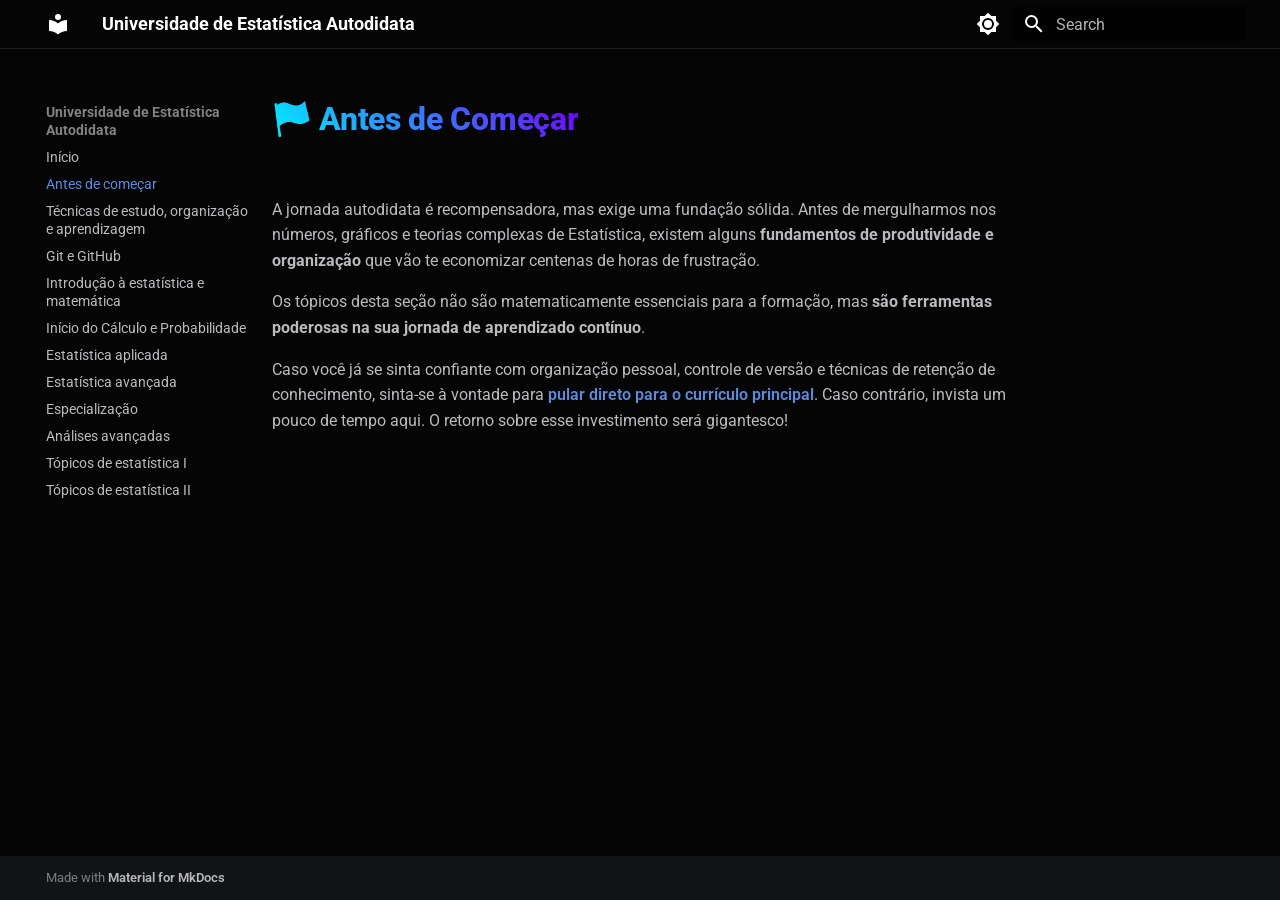
<file: 01-antes-de-comecar/index.html>
<!doctype html>
<html lang="en" class="no-js">
  <head>
    
      <meta charset="utf-8">
      <meta name="viewport" content="width=device-width,initial-scale=1">
      
        <meta name="description" content="Um caminho open-source para educação autodidata em estatística">
      
      
      
        <link rel="canonical" href="https://NandesLima.github.io/estatistica/01-antes-de-comecar/">
      
      
        <link rel="prev" href="..">
      
      
        <link rel="next" href="../02-tecnicas-de-estudo-organizacao-e-aprendizagem/">
      
      
        
      
      
      <link rel="icon" href="../assets/images/favicon.png">
      <meta name="generator" content="mkdocs-1.6.1, mkdocs-material-9.7.6">
    
    
      
        <title>Antes de começar - Universidade de Estatística Autodidata</title>
      
    
    
      <link rel="stylesheet" href="../assets/stylesheets/main.484c7ddc.min.css">
      
        
        <link rel="stylesheet" href="../assets/stylesheets/palette.ab4e12ef.min.css">
      
      


    
    
      
    
    
      
        
        
        <link rel="preconnect" href="https://fonts.gstatic.com" crossorigin>
        <link rel="stylesheet" href="https://fonts.googleapis.com/css?family=Roboto:300,300i,400,400i,700,700i%7CRoboto+Mono:400,400i,700,700i&display=fallback">
        <style>:root{--md-text-font:"Roboto";--md-code-font:"Roboto Mono"}</style>
      
    
    
      <link rel="stylesheet" href="../stylesheets/custom.css">
    
      <link rel="stylesheet" href="../stylesheets/global-modern.css">
    
    <script>__md_scope=new URL("..",location),__md_hash=e=>[...e].reduce(((e,_)=>(e<<5)-e+_.charCodeAt(0)),0),__md_get=(e,_=localStorage,t=__md_scope)=>JSON.parse(_.getItem(t.pathname+"."+e)),__md_set=(e,_,t=localStorage,a=__md_scope)=>{try{t.setItem(a.pathname+"."+e,JSON.stringify(_))}catch(e){}}</script>
    
      

    
    
  </head>
  
  
    
    
      
    
    
    
    
    <body dir="ltr" data-md-color-scheme="slate" data-md-color-primary="black" data-md-color-accent="indigo">
  
    
    <input class="md-toggle" data-md-toggle="drawer" type="checkbox" id="__drawer" autocomplete="off">
    <input class="md-toggle" data-md-toggle="search" type="checkbox" id="__search" autocomplete="off">
    <label class="md-overlay" for="__drawer"></label>
    <div data-md-component="skip">
      
        
        <a href="#antes-de-comecar" class="md-skip">
          Skip to content
        </a>
      
    </div>
    <div data-md-component="announce">
      
    </div>
    
    
      

  

<header class="md-header md-header--shadow" data-md-component="header">
  <nav class="md-header__inner md-grid" aria-label="Header">
    <a href=".." title="Universidade de Estatística Autodidata" class="md-header__button md-logo" aria-label="Universidade de Estatística Autodidata" data-md-component="logo">
      
  
  <svg xmlns="http://www.w3.org/2000/svg" viewBox="0 0 24 24"><path d="M12 8a3 3 0 0 0 3-3 3 3 0 0 0-3-3 3 3 0 0 0-3 3 3 3 0 0 0 3 3m0 3.54C9.64 9.35 6.5 8 3 8v11c3.5 0 6.64 1.35 9 3.54 2.36-2.19 5.5-3.54 9-3.54V8c-3.5 0-6.64 1.35-9 3.54"/></svg>

    </a>
    <label class="md-header__button md-icon" for="__drawer">
      
      <svg xmlns="http://www.w3.org/2000/svg" viewBox="0 0 24 24"><path d="M3 6h18v2H3zm0 5h18v2H3zm0 5h18v2H3z"/></svg>
    </label>
    <div class="md-header__title" data-md-component="header-title">
      <div class="md-header__ellipsis">
        <div class="md-header__topic">
          <span class="md-ellipsis">
            Universidade de Estatística Autodidata
          </span>
        </div>
        <div class="md-header__topic" data-md-component="header-topic">
          <span class="md-ellipsis">
            
              Antes de começar
            
          </span>
        </div>
      </div>
    </div>
    
      
        <form class="md-header__option" data-md-component="palette">
  
    
    
    
    <input class="md-option" data-md-color-media="" data-md-color-scheme="slate" data-md-color-primary="black" data-md-color-accent="indigo"  aria-label="Mudar para modo noturno"  type="radio" name="__palette" id="__palette_0">
    
      <label class="md-header__button md-icon" title="Mudar para modo noturno" for="__palette_1" hidden>
        <svg xmlns="http://www.w3.org/2000/svg" viewBox="0 0 24 24"><path d="M12 8a4 4 0 0 0-4 4 4 4 0 0 0 4 4 4 4 0 0 0 4-4 4 4 0 0 0-4-4m0 10a6 6 0 0 1-6-6 6 6 0 0 1 6-6 6 6 0 0 1 6 6 6 6 0 0 1-6 6m8-9.31V4h-4.69L12 .69 8.69 4H4v4.69L.69 12 4 15.31V20h4.69L12 23.31 15.31 20H20v-4.69L23.31 12z"/></svg>
      </label>
    
  
    
    
    
    <input class="md-option" data-md-color-media="" data-md-color-scheme="slate" data-md-color-primary="black" data-md-color-accent="indigo"  aria-label="Mudar para modo claro"  type="radio" name="__palette" id="__palette_1">
    
      <label class="md-header__button md-icon" title="Mudar para modo claro" for="__palette_0" hidden>
        <svg xmlns="http://www.w3.org/2000/svg" viewBox="0 0 24 24"><path d="M12 18c-.89 0-1.74-.2-2.5-.55C11.56 16.5 13 14.42 13 12s-1.44-4.5-3.5-5.45C10.26 6.2 11.11 6 12 6a6 6 0 0 1 6 6 6 6 0 0 1-6 6m8-9.31V4h-4.69L12 .69 8.69 4H4v4.69L.69 12 4 15.31V20h4.69L12 23.31 15.31 20H20v-4.69L23.31 12z"/></svg>
      </label>
    
  
</form>
      
    
    
      <script>var palette=__md_get("__palette");if(palette&&palette.color){if("(prefers-color-scheme)"===palette.color.media){var media=matchMedia("(prefers-color-scheme: light)"),input=document.querySelector(media.matches?"[data-md-color-media='(prefers-color-scheme: light)']":"[data-md-color-media='(prefers-color-scheme: dark)']");palette.color.media=input.getAttribute("data-md-color-media"),palette.color.scheme=input.getAttribute("data-md-color-scheme"),palette.color.primary=input.getAttribute("data-md-color-primary"),palette.color.accent=input.getAttribute("data-md-color-accent")}for(var[key,value]of Object.entries(palette.color))document.body.setAttribute("data-md-color-"+key,value)}</script>
    
    
    
      
      
        <label class="md-header__button md-icon" for="__search">
          
          <svg xmlns="http://www.w3.org/2000/svg" viewBox="0 0 24 24"><path d="M9.5 3A6.5 6.5 0 0 1 16 9.5c0 1.61-.59 3.09-1.56 4.23l.27.27h.79l5 5-1.5 1.5-5-5v-.79l-.27-.27A6.52 6.52 0 0 1 9.5 16 6.5 6.5 0 0 1 3 9.5 6.5 6.5 0 0 1 9.5 3m0 2C7 5 5 7 5 9.5S7 14 9.5 14 14 12 14 9.5 12 5 9.5 5"/></svg>
        </label>
        <div class="md-search" data-md-component="search" role="dialog">
  <label class="md-search__overlay" for="__search"></label>
  <div class="md-search__inner" role="search">
    <form class="md-search__form" name="search">
      <input type="text" class="md-search__input" name="query" aria-label="Search" placeholder="Search" autocapitalize="off" autocorrect="off" autocomplete="off" spellcheck="false" data-md-component="search-query" required>
      <label class="md-search__icon md-icon" for="__search">
        
        <svg xmlns="http://www.w3.org/2000/svg" viewBox="0 0 24 24"><path d="M9.5 3A6.5 6.5 0 0 1 16 9.5c0 1.61-.59 3.09-1.56 4.23l.27.27h.79l5 5-1.5 1.5-5-5v-.79l-.27-.27A6.52 6.52 0 0 1 9.5 16 6.5 6.5 0 0 1 3 9.5 6.5 6.5 0 0 1 9.5 3m0 2C7 5 5 7 5 9.5S7 14 9.5 14 14 12 14 9.5 12 5 9.5 5"/></svg>
        
        <svg xmlns="http://www.w3.org/2000/svg" viewBox="0 0 24 24"><path d="M20 11v2H8l5.5 5.5-1.42 1.42L4.16 12l7.92-7.92L13.5 5.5 8 11z"/></svg>
      </label>
      <nav class="md-search__options" aria-label="Search">
        
        <button type="reset" class="md-search__icon md-icon" title="Clear" aria-label="Clear" tabindex="-1">
          
          <svg xmlns="http://www.w3.org/2000/svg" viewBox="0 0 24 24"><path d="M19 6.41 17.59 5 12 10.59 6.41 5 5 6.41 10.59 12 5 17.59 6.41 19 12 13.41 17.59 19 19 17.59 13.41 12z"/></svg>
        </button>
      </nav>
      
        <div class="md-search__suggest" data-md-component="search-suggest"></div>
      
    </form>
    <div class="md-search__output">
      <div class="md-search__scrollwrap" tabindex="0" data-md-scrollfix>
        <div class="md-search-result" data-md-component="search-result">
          <div class="md-search-result__meta">
            Initializing search
          </div>
          <ol class="md-search-result__list" role="presentation"></ol>
        </div>
      </div>
    </div>
  </div>
</div>
      
    
    
  </nav>
  
</header>
    
    <div class="md-container" data-md-component="container">
      
      
        
          
        
      
      <main class="md-main" data-md-component="main">
        <div class="md-main__inner md-grid">
          
            
              
              <div class="md-sidebar md-sidebar--primary" data-md-component="sidebar" data-md-type="navigation" >
                <div class="md-sidebar__scrollwrap">
                  <div class="md-sidebar__inner">
                    



<nav class="md-nav md-nav--primary" aria-label="Navigation" data-md-level="0">
  <label class="md-nav__title" for="__drawer">
    <a href=".." title="Universidade de Estatística Autodidata" class="md-nav__button md-logo" aria-label="Universidade de Estatística Autodidata" data-md-component="logo">
      
  
  <svg xmlns="http://www.w3.org/2000/svg" viewBox="0 0 24 24"><path d="M12 8a3 3 0 0 0 3-3 3 3 0 0 0-3-3 3 3 0 0 0-3 3 3 3 0 0 0 3 3m0 3.54C9.64 9.35 6.5 8 3 8v11c3.5 0 6.64 1.35 9 3.54 2.36-2.19 5.5-3.54 9-3.54V8c-3.5 0-6.64 1.35-9 3.54"/></svg>

    </a>
    Universidade de Estatística Autodidata
  </label>
  
  <ul class="md-nav__list" data-md-scrollfix>
    
      
      
  
  
  
  
    <li class="md-nav__item">
      <a href=".." class="md-nav__link">
        
  
  
  <span class="md-ellipsis">
    
  
    Início
  

    
  </span>
  
  

      </a>
    </li>
  

    
      
      
  
  
    
  
  
  
    <li class="md-nav__item md-nav__item--active">
      
      <input class="md-nav__toggle md-toggle" type="checkbox" id="__toc">
      
      
        
      
      
      <a href="./" class="md-nav__link md-nav__link--active">
        
  
  
  <span class="md-ellipsis">
    
  
    Antes de começar
  

    
  </span>
  
  

      </a>
      
    </li>
  

    
      
      
  
  
  
  
    <li class="md-nav__item">
      <a href="../02-tecnicas-de-estudo-organizacao-e-aprendizagem/" class="md-nav__link">
        
  
  
  <span class="md-ellipsis">
    
  
    Técnicas de estudo, organização e aprendizagem
  

    
  </span>
  
  

      </a>
    </li>
  

    
      
      
  
  
  
  
    <li class="md-nav__item">
      <a href="../03-git-e-github/" class="md-nav__link">
        
  
  
  <span class="md-ellipsis">
    
  
    Git e GitHub
  

    
  </span>
  
  

      </a>
    </li>
  

    
      
      
  
  
  
  
    <li class="md-nav__item">
      <a href="../04-introducao-%C3%A0-estatistica-e-matematica/" class="md-nav__link">
        
  
  
  <span class="md-ellipsis">
    
  
    Introdução à estatística e matemática
  

    
  </span>
  
  

      </a>
    </li>
  

    
      
      
  
  
  
  
    <li class="md-nav__item">
      <a href="../05-inicio-do-calculo-e-probabilidade/" class="md-nav__link">
        
  
  
  <span class="md-ellipsis">
    
  
    Início do Cálculo e Probabilidade
  

    
  </span>
  
  

      </a>
    </li>
  

    
      
      
  
  
  
  
    <li class="md-nav__item">
      <a href="../06-estatistica-aplicada/" class="md-nav__link">
        
  
  
  <span class="md-ellipsis">
    
  
    Estatística aplicada
  

    
  </span>
  
  

      </a>
    </li>
  

    
      
      
  
  
  
  
    <li class="md-nav__item">
      <a href="../07-estatistica-avancada/" class="md-nav__link">
        
  
  
  <span class="md-ellipsis">
    
  
    Estatística avançada
  

    
  </span>
  
  

      </a>
    </li>
  

    
      
      
  
  
  
  
    <li class="md-nav__item">
      <a href="../08-especializacao/" class="md-nav__link">
        
  
  
  <span class="md-ellipsis">
    
  
    Especialização
  

    
  </span>
  
  

      </a>
    </li>
  

    
      
      
  
  
  
  
    <li class="md-nav__item">
      <a href="../09-analises-avancadas/" class="md-nav__link">
        
  
  
  <span class="md-ellipsis">
    
  
    Análises avançadas
  

    
  </span>
  
  

      </a>
    </li>
  

    
      
      
  
  
  
  
    <li class="md-nav__item">
      <a href="../10-topicos-de-estatistica-i/" class="md-nav__link">
        
  
  
  <span class="md-ellipsis">
    
  
    Tópicos de estatística I
  

    
  </span>
  
  

      </a>
    </li>
  

    
      
      
  
  
  
  
    <li class="md-nav__item">
      <a href="../11-topicos-de-estatistica-ii/" class="md-nav__link">
        
  
  
  <span class="md-ellipsis">
    
  
    Tópicos de estatística II
  

    
  </span>
  
  

      </a>
    </li>
  

    
  </ul>
</nav>
                  </div>
                </div>
              </div>
            
            
              
              <div class="md-sidebar md-sidebar--secondary" data-md-component="sidebar" data-md-type="toc" >
                <div class="md-sidebar__scrollwrap">
                  <div class="md-sidebar__inner">
                    

<nav class="md-nav md-nav--secondary" aria-label="Table of contents">
  
  
  
    
  
  
</nav>
                  </div>
                </div>
              </div>
            
          
          
            <div class="md-content" data-md-component="content">
              
              <article class="md-content__inner md-typeset">
                
                  



<h1 id="antes-de-comecar">🏁 Antes de Começar</h1>
<p>A jornada autodidata é recompensadora, mas exige uma fundação sólida. Antes de mergulharmos nos números, gráficos e teorias complexas de Estatística, existem alguns <strong>fundamentos de produtividade e organização</strong> que vão te economizar centenas de horas de frustração.</p>
<p>Os tópicos desta seção não são matematicamente essenciais para a formação, mas <strong>são ferramentas poderosas na sua jornada de aprendizado contínuo</strong>. </p>
<p>Caso você já se sinta confiante com organização pessoal, controle de versão e técnicas de retenção de conhecimento, sinta-se à vontade para <a href="../04-introducao-%C3%A0-estatistica-e-matematica/">pular direto para o currículo principal</a>. Caso contrário, invista um pouco de tempo aqui. O retorno sobre esse investimento será gigantesco!</p>












                
              </article>
            </div>
          
          
<script>var target=document.getElementById(location.hash.slice(1));target&&target.name&&(target.checked=target.name.startsWith("__tabbed_"))</script>
        </div>
        
          <button type="button" class="md-top md-icon" data-md-component="top" hidden>
  
  <svg xmlns="http://www.w3.org/2000/svg" viewBox="0 0 24 24"><path d="M13 20h-2V8l-5.5 5.5-1.42-1.42L12 4.16l7.92 7.92-1.42 1.42L13 8z"/></svg>
  Back to top
</button>
        
      </main>
      
        <footer class="md-footer">
  
  <div class="md-footer-meta md-typeset">
    <div class="md-footer-meta__inner md-grid">
      <div class="md-copyright">
  
  
    Made with
    <a href="https://squidfunk.github.io/mkdocs-material/" target="_blank" rel="noopener">
      Material for MkDocs
    </a>
  
</div>
      
    </div>
  </div>
</footer>
      
    </div>
    <div class="md-dialog" data-md-component="dialog">
      <div class="md-dialog__inner md-typeset"></div>
    </div>
    
    
    
      
      
      <script id="__config" type="application/json">{"annotate": null, "base": "..", "features": ["navigation.sections", "navigation.top", "search.suggest", "search.highlight"], "search": "../assets/javascripts/workers/search.2c215733.min.js", "tags": null, "translations": {"clipboard.copied": "Copied to clipboard", "clipboard.copy": "Copy to clipboard", "search.result.more.one": "1 more on this page", "search.result.more.other": "# more on this page", "search.result.none": "No matching documents", "search.result.one": "1 matching document", "search.result.other": "# matching documents", "search.result.placeholder": "Type to start searching", "search.result.term.missing": "Missing", "select.version": "Select version"}, "version": null}</script>
    
    
      <script src="../assets/javascripts/bundle.79ae519e.min.js"></script>
      
        <script src="../javascripts/progress.js"></script>
      
    
  </body>
</html>
</file>
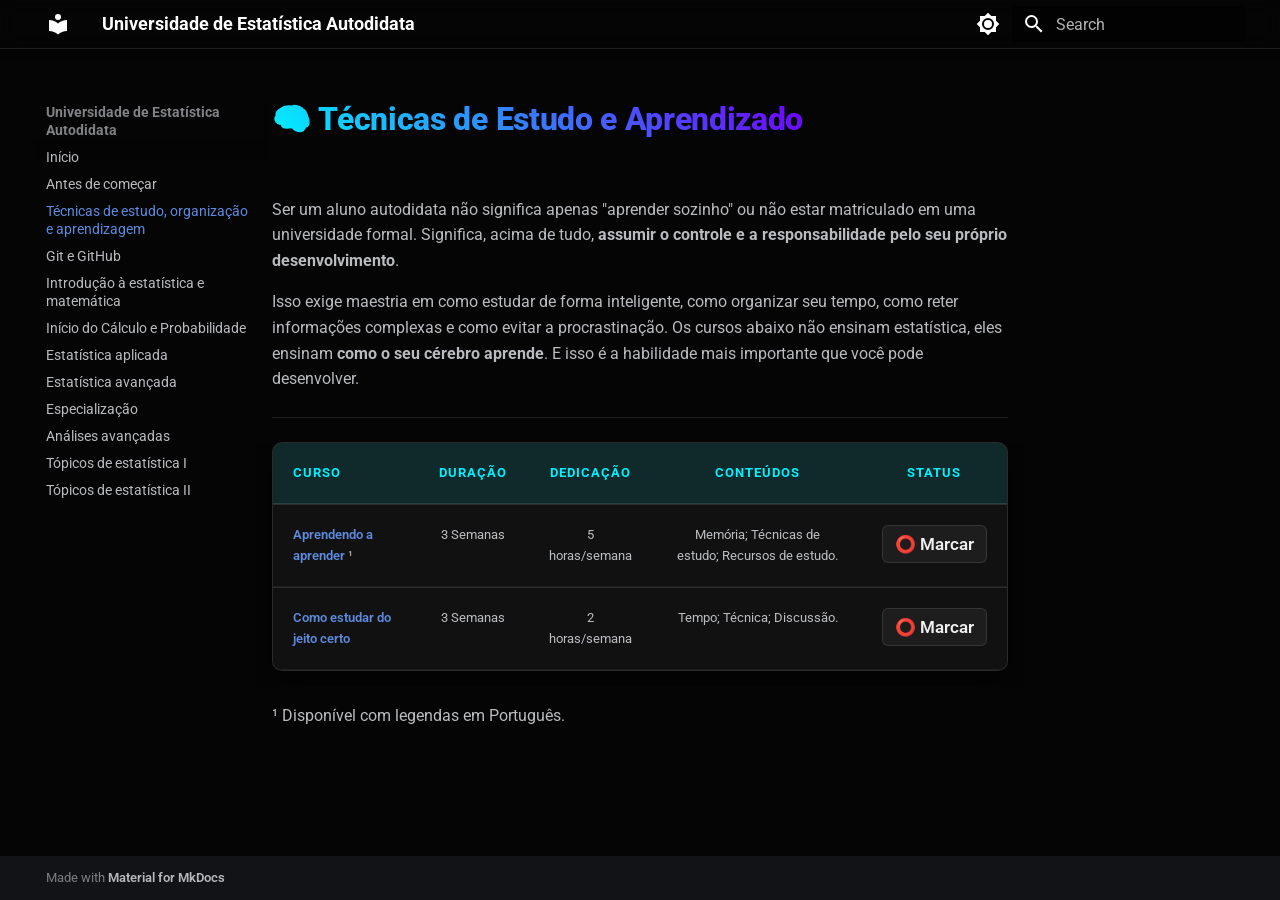
<file: 02-tecnicas-de-estudo-organizacao-e-aprendizagem/index.html>
<!doctype html>
<html lang="en" class="no-js">
  <head>
    
      <meta charset="utf-8">
      <meta name="viewport" content="width=device-width,initial-scale=1">
      
        <meta name="description" content="Um caminho open-source para educação autodidata em estatística">
      
      
      
        <link rel="canonical" href="https://NandesLima.github.io/estatistica/02-tecnicas-de-estudo-organizacao-e-aprendizagem/">
      
      
        <link rel="prev" href="../01-antes-de-comecar/">
      
      
        <link rel="next" href="../03-git-e-github/">
      
      
        
      
      
      <link rel="icon" href="../assets/images/favicon.png">
      <meta name="generator" content="mkdocs-1.6.1, mkdocs-material-9.7.6">
    
    
      
        <title>Técnicas de estudo, organização e aprendizagem - Universidade de Estatística Autodidata</title>
      
    
    
      <link rel="stylesheet" href="../assets/stylesheets/main.484c7ddc.min.css">
      
        
        <link rel="stylesheet" href="../assets/stylesheets/palette.ab4e12ef.min.css">
      
      


    
    
      
    
    
      
        
        
        <link rel="preconnect" href="https://fonts.gstatic.com" crossorigin>
        <link rel="stylesheet" href="https://fonts.googleapis.com/css?family=Roboto:300,300i,400,400i,700,700i%7CRoboto+Mono:400,400i,700,700i&display=fallback">
        <style>:root{--md-text-font:"Roboto";--md-code-font:"Roboto Mono"}</style>
      
    
    
      <link rel="stylesheet" href="../stylesheets/custom.css">
    
      <link rel="stylesheet" href="../stylesheets/global-modern.css">
    
    <script>__md_scope=new URL("..",location),__md_hash=e=>[...e].reduce(((e,_)=>(e<<5)-e+_.charCodeAt(0)),0),__md_get=(e,_=localStorage,t=__md_scope)=>JSON.parse(_.getItem(t.pathname+"."+e)),__md_set=(e,_,t=localStorage,a=__md_scope)=>{try{t.setItem(a.pathname+"."+e,JSON.stringify(_))}catch(e){}}</script>
    
      

    
    
  </head>
  
  
    
    
      
    
    
    
    
    <body dir="ltr" data-md-color-scheme="slate" data-md-color-primary="black" data-md-color-accent="indigo">
  
    
    <input class="md-toggle" data-md-toggle="drawer" type="checkbox" id="__drawer" autocomplete="off">
    <input class="md-toggle" data-md-toggle="search" type="checkbox" id="__search" autocomplete="off">
    <label class="md-overlay" for="__drawer"></label>
    <div data-md-component="skip">
      
        
        <a href="#tecnicas-de-estudo-e-aprendizado" class="md-skip">
          Skip to content
        </a>
      
    </div>
    <div data-md-component="announce">
      
    </div>
    
    
      

  

<header class="md-header md-header--shadow" data-md-component="header">
  <nav class="md-header__inner md-grid" aria-label="Header">
    <a href=".." title="Universidade de Estatística Autodidata" class="md-header__button md-logo" aria-label="Universidade de Estatística Autodidata" data-md-component="logo">
      
  
  <svg xmlns="http://www.w3.org/2000/svg" viewBox="0 0 24 24"><path d="M12 8a3 3 0 0 0 3-3 3 3 0 0 0-3-3 3 3 0 0 0-3 3 3 3 0 0 0 3 3m0 3.54C9.64 9.35 6.5 8 3 8v11c3.5 0 6.64 1.35 9 3.54 2.36-2.19 5.5-3.54 9-3.54V8c-3.5 0-6.64 1.35-9 3.54"/></svg>

    </a>
    <label class="md-header__button md-icon" for="__drawer">
      
      <svg xmlns="http://www.w3.org/2000/svg" viewBox="0 0 24 24"><path d="M3 6h18v2H3zm0 5h18v2H3zm0 5h18v2H3z"/></svg>
    </label>
    <div class="md-header__title" data-md-component="header-title">
      <div class="md-header__ellipsis">
        <div class="md-header__topic">
          <span class="md-ellipsis">
            Universidade de Estatística Autodidata
          </span>
        </div>
        <div class="md-header__topic" data-md-component="header-topic">
          <span class="md-ellipsis">
            
              Técnicas de estudo, organização e aprendizagem
            
          </span>
        </div>
      </div>
    </div>
    
      
        <form class="md-header__option" data-md-component="palette">
  
    
    
    
    <input class="md-option" data-md-color-media="" data-md-color-scheme="slate" data-md-color-primary="black" data-md-color-accent="indigo"  aria-label="Mudar para modo noturno"  type="radio" name="__palette" id="__palette_0">
    
      <label class="md-header__button md-icon" title="Mudar para modo noturno" for="__palette_1" hidden>
        <svg xmlns="http://www.w3.org/2000/svg" viewBox="0 0 24 24"><path d="M12 8a4 4 0 0 0-4 4 4 4 0 0 0 4 4 4 4 0 0 0 4-4 4 4 0 0 0-4-4m0 10a6 6 0 0 1-6-6 6 6 0 0 1 6-6 6 6 0 0 1 6 6 6 6 0 0 1-6 6m8-9.31V4h-4.69L12 .69 8.69 4H4v4.69L.69 12 4 15.31V20h4.69L12 23.31 15.31 20H20v-4.69L23.31 12z"/></svg>
      </label>
    
  
    
    
    
    <input class="md-option" data-md-color-media="" data-md-color-scheme="slate" data-md-color-primary="black" data-md-color-accent="indigo"  aria-label="Mudar para modo claro"  type="radio" name="__palette" id="__palette_1">
    
      <label class="md-header__button md-icon" title="Mudar para modo claro" for="__palette_0" hidden>
        <svg xmlns="http://www.w3.org/2000/svg" viewBox="0 0 24 24"><path d="M12 18c-.89 0-1.74-.2-2.5-.55C11.56 16.5 13 14.42 13 12s-1.44-4.5-3.5-5.45C10.26 6.2 11.11 6 12 6a6 6 0 0 1 6 6 6 6 0 0 1-6 6m8-9.31V4h-4.69L12 .69 8.69 4H4v4.69L.69 12 4 15.31V20h4.69L12 23.31 15.31 20H20v-4.69L23.31 12z"/></svg>
      </label>
    
  
</form>
      
    
    
      <script>var palette=__md_get("__palette");if(palette&&palette.color){if("(prefers-color-scheme)"===palette.color.media){var media=matchMedia("(prefers-color-scheme: light)"),input=document.querySelector(media.matches?"[data-md-color-media='(prefers-color-scheme: light)']":"[data-md-color-media='(prefers-color-scheme: dark)']");palette.color.media=input.getAttribute("data-md-color-media"),palette.color.scheme=input.getAttribute("data-md-color-scheme"),palette.color.primary=input.getAttribute("data-md-color-primary"),palette.color.accent=input.getAttribute("data-md-color-accent")}for(var[key,value]of Object.entries(palette.color))document.body.setAttribute("data-md-color-"+key,value)}</script>
    
    
    
      
      
        <label class="md-header__button md-icon" for="__search">
          
          <svg xmlns="http://www.w3.org/2000/svg" viewBox="0 0 24 24"><path d="M9.5 3A6.5 6.5 0 0 1 16 9.5c0 1.61-.59 3.09-1.56 4.23l.27.27h.79l5 5-1.5 1.5-5-5v-.79l-.27-.27A6.52 6.52 0 0 1 9.5 16 6.5 6.5 0 0 1 3 9.5 6.5 6.5 0 0 1 9.5 3m0 2C7 5 5 7 5 9.5S7 14 9.5 14 14 12 14 9.5 12 5 9.5 5"/></svg>
        </label>
        <div class="md-search" data-md-component="search" role="dialog">
  <label class="md-search__overlay" for="__search"></label>
  <div class="md-search__inner" role="search">
    <form class="md-search__form" name="search">
      <input type="text" class="md-search__input" name="query" aria-label="Search" placeholder="Search" autocapitalize="off" autocorrect="off" autocomplete="off" spellcheck="false" data-md-component="search-query" required>
      <label class="md-search__icon md-icon" for="__search">
        
        <svg xmlns="http://www.w3.org/2000/svg" viewBox="0 0 24 24"><path d="M9.5 3A6.5 6.5 0 0 1 16 9.5c0 1.61-.59 3.09-1.56 4.23l.27.27h.79l5 5-1.5 1.5-5-5v-.79l-.27-.27A6.52 6.52 0 0 1 9.5 16 6.5 6.5 0 0 1 3 9.5 6.5 6.5 0 0 1 9.5 3m0 2C7 5 5 7 5 9.5S7 14 9.5 14 14 12 14 9.5 12 5 9.5 5"/></svg>
        
        <svg xmlns="http://www.w3.org/2000/svg" viewBox="0 0 24 24"><path d="M20 11v2H8l5.5 5.5-1.42 1.42L4.16 12l7.92-7.92L13.5 5.5 8 11z"/></svg>
      </label>
      <nav class="md-search__options" aria-label="Search">
        
        <button type="reset" class="md-search__icon md-icon" title="Clear" aria-label="Clear" tabindex="-1">
          
          <svg xmlns="http://www.w3.org/2000/svg" viewBox="0 0 24 24"><path d="M19 6.41 17.59 5 12 10.59 6.41 5 5 6.41 10.59 12 5 17.59 6.41 19 12 13.41 17.59 19 19 17.59 13.41 12z"/></svg>
        </button>
      </nav>
      
        <div class="md-search__suggest" data-md-component="search-suggest"></div>
      
    </form>
    <div class="md-search__output">
      <div class="md-search__scrollwrap" tabindex="0" data-md-scrollfix>
        <div class="md-search-result" data-md-component="search-result">
          <div class="md-search-result__meta">
            Initializing search
          </div>
          <ol class="md-search-result__list" role="presentation"></ol>
        </div>
      </div>
    </div>
  </div>
</div>
      
    
    
  </nav>
  
</header>
    
    <div class="md-container" data-md-component="container">
      
      
        
          
        
      
      <main class="md-main" data-md-component="main">
        <div class="md-main__inner md-grid">
          
            
              
              <div class="md-sidebar md-sidebar--primary" data-md-component="sidebar" data-md-type="navigation" >
                <div class="md-sidebar__scrollwrap">
                  <div class="md-sidebar__inner">
                    



<nav class="md-nav md-nav--primary" aria-label="Navigation" data-md-level="0">
  <label class="md-nav__title" for="__drawer">
    <a href=".." title="Universidade de Estatística Autodidata" class="md-nav__button md-logo" aria-label="Universidade de Estatística Autodidata" data-md-component="logo">
      
  
  <svg xmlns="http://www.w3.org/2000/svg" viewBox="0 0 24 24"><path d="M12 8a3 3 0 0 0 3-3 3 3 0 0 0-3-3 3 3 0 0 0-3 3 3 3 0 0 0 3 3m0 3.54C9.64 9.35 6.5 8 3 8v11c3.5 0 6.64 1.35 9 3.54 2.36-2.19 5.5-3.54 9-3.54V8c-3.5 0-6.64 1.35-9 3.54"/></svg>

    </a>
    Universidade de Estatística Autodidata
  </label>
  
  <ul class="md-nav__list" data-md-scrollfix>
    
      
      
  
  
  
  
    <li class="md-nav__item">
      <a href=".." class="md-nav__link">
        
  
  
  <span class="md-ellipsis">
    
  
    Início
  

    
  </span>
  
  

      </a>
    </li>
  

    
      
      
  
  
  
  
    <li class="md-nav__item">
      <a href="../01-antes-de-comecar/" class="md-nav__link">
        
  
  
  <span class="md-ellipsis">
    
  
    Antes de começar
  

    
  </span>
  
  

      </a>
    </li>
  

    
      
      
  
  
    
  
  
  
    <li class="md-nav__item md-nav__item--active">
      
      <input class="md-nav__toggle md-toggle" type="checkbox" id="__toc">
      
      
        
      
      
      <a href="./" class="md-nav__link md-nav__link--active">
        
  
  
  <span class="md-ellipsis">
    
  
    Técnicas de estudo, organização e aprendizagem
  

    
  </span>
  
  

      </a>
      
    </li>
  

    
      
      
  
  
  
  
    <li class="md-nav__item">
      <a href="../03-git-e-github/" class="md-nav__link">
        
  
  
  <span class="md-ellipsis">
    
  
    Git e GitHub
  

    
  </span>
  
  

      </a>
    </li>
  

    
      
      
  
  
  
  
    <li class="md-nav__item">
      <a href="../04-introducao-%C3%A0-estatistica-e-matematica/" class="md-nav__link">
        
  
  
  <span class="md-ellipsis">
    
  
    Introdução à estatística e matemática
  

    
  </span>
  
  

      </a>
    </li>
  

    
      
      
  
  
  
  
    <li class="md-nav__item">
      <a href="../05-inicio-do-calculo-e-probabilidade/" class="md-nav__link">
        
  
  
  <span class="md-ellipsis">
    
  
    Início do Cálculo e Probabilidade
  

    
  </span>
  
  

      </a>
    </li>
  

    
      
      
  
  
  
  
    <li class="md-nav__item">
      <a href="../06-estatistica-aplicada/" class="md-nav__link">
        
  
  
  <span class="md-ellipsis">
    
  
    Estatística aplicada
  

    
  </span>
  
  

      </a>
    </li>
  

    
      
      
  
  
  
  
    <li class="md-nav__item">
      <a href="../07-estatistica-avancada/" class="md-nav__link">
        
  
  
  <span class="md-ellipsis">
    
  
    Estatística avançada
  

    
  </span>
  
  

      </a>
    </li>
  

    
      
      
  
  
  
  
    <li class="md-nav__item">
      <a href="../08-especializacao/" class="md-nav__link">
        
  
  
  <span class="md-ellipsis">
    
  
    Especialização
  

    
  </span>
  
  

      </a>
    </li>
  

    
      
      
  
  
  
  
    <li class="md-nav__item">
      <a href="../09-analises-avancadas/" class="md-nav__link">
        
  
  
  <span class="md-ellipsis">
    
  
    Análises avançadas
  

    
  </span>
  
  

      </a>
    </li>
  

    
      
      
  
  
  
  
    <li class="md-nav__item">
      <a href="../10-topicos-de-estatistica-i/" class="md-nav__link">
        
  
  
  <span class="md-ellipsis">
    
  
    Tópicos de estatística I
  

    
  </span>
  
  

      </a>
    </li>
  

    
      
      
  
  
  
  
    <li class="md-nav__item">
      <a href="../11-topicos-de-estatistica-ii/" class="md-nav__link">
        
  
  
  <span class="md-ellipsis">
    
  
    Tópicos de estatística II
  

    
  </span>
  
  

      </a>
    </li>
  

    
  </ul>
</nav>
                  </div>
                </div>
              </div>
            
            
              
              <div class="md-sidebar md-sidebar--secondary" data-md-component="sidebar" data-md-type="toc" >
                <div class="md-sidebar__scrollwrap">
                  <div class="md-sidebar__inner">
                    

<nav class="md-nav md-nav--secondary" aria-label="Table of contents">
  
  
  
    
  
  
</nav>
                  </div>
                </div>
              </div>
            
          
          
            <div class="md-content" data-md-component="content">
              
              <article class="md-content__inner md-typeset">
                
                  



<h1 id="tecnicas-de-estudo-e-aprendizado">🧠 Técnicas de Estudo e Aprendizado</h1>
<p>Ser um aluno autodidata não significa apenas "aprender sozinho" ou não estar matriculado em uma universidade formal. Significa, acima de tudo, <strong>assumir o controle e a responsabilidade pelo seu próprio desenvolvimento</strong>.</p>
<p>Isso exige maestria em como estudar de forma inteligente, como organizar seu tempo, como reter informações complexas e como evitar a procrastinação. Os cursos abaixo não ensinam estatística, eles ensinam <strong>como o seu cérebro aprende</strong>. E isso é a habilidade mais importante que você pode desenvolver.</p>
<hr />
<table>
<thead>
<tr>
<th style="text-align: left;">Curso</th>
<th style="text-align: center;">Duração</th>
<th style="text-align: center;">Dedicação</th>
<th style="text-align: center;">Conteúdos</th>
<th style="text-align: center;">Status</th>
</tr>
</thead>
<tbody>
<tr>
<td style="text-align: left;"><a href="https://pt.coursera.org/learn/aprender">Aprendendo a aprender</a> ¹</td>
<td style="text-align: center;">3 Semanas</td>
<td style="text-align: center;">5 horas/semana</td>
<td style="text-align: center;">Memória; Técnicas de estudo; Recursos de estudo.</td>
<td style="text-align: center;"></td>
</tr>
<tr>
<td style="text-align: left;"><a href="https://www.youtube.com/playlist?list=PL5TJqBvpXQv7Q2lT7L7BrTrh6tgZY872s">Como estudar do jeito certo</a></td>
<td style="text-align: center;">3 Semanas</td>
<td style="text-align: center;">2 horas/semana</td>
<td style="text-align: center;">Tempo; Técnica; Discussão.</td>
<td style="text-align: center;"></td>
</tr>
</tbody>
</table>
<p>¹ Disponível com legendas em Português.</p>












                
              </article>
            </div>
          
          
<script>var target=document.getElementById(location.hash.slice(1));target&&target.name&&(target.checked=target.name.startsWith("__tabbed_"))</script>
        </div>
        
          <button type="button" class="md-top md-icon" data-md-component="top" hidden>
  
  <svg xmlns="http://www.w3.org/2000/svg" viewBox="0 0 24 24"><path d="M13 20h-2V8l-5.5 5.5-1.42-1.42L12 4.16l7.92 7.92-1.42 1.42L13 8z"/></svg>
  Back to top
</button>
        
      </main>
      
        <footer class="md-footer">
  
  <div class="md-footer-meta md-typeset">
    <div class="md-footer-meta__inner md-grid">
      <div class="md-copyright">
  
  
    Made with
    <a href="https://squidfunk.github.io/mkdocs-material/" target="_blank" rel="noopener">
      Material for MkDocs
    </a>
  
</div>
      
    </div>
  </div>
</footer>
      
    </div>
    <div class="md-dialog" data-md-component="dialog">
      <div class="md-dialog__inner md-typeset"></div>
    </div>
    
    
    
      
      
      <script id="__config" type="application/json">{"annotate": null, "base": "..", "features": ["navigation.sections", "navigation.top", "search.suggest", "search.highlight"], "search": "../assets/javascripts/workers/search.2c215733.min.js", "tags": null, "translations": {"clipboard.copied": "Copied to clipboard", "clipboard.copy": "Copy to clipboard", "search.result.more.one": "1 more on this page", "search.result.more.other": "# more on this page", "search.result.none": "No matching documents", "search.result.one": "1 matching document", "search.result.other": "# matching documents", "search.result.placeholder": "Type to start searching", "search.result.term.missing": "Missing", "select.version": "Select version"}, "version": null}</script>
    
    
      <script src="../assets/javascripts/bundle.79ae519e.min.js"></script>
      
        <script src="../javascripts/progress.js"></script>
      
    
  </body>
</html>
</file>
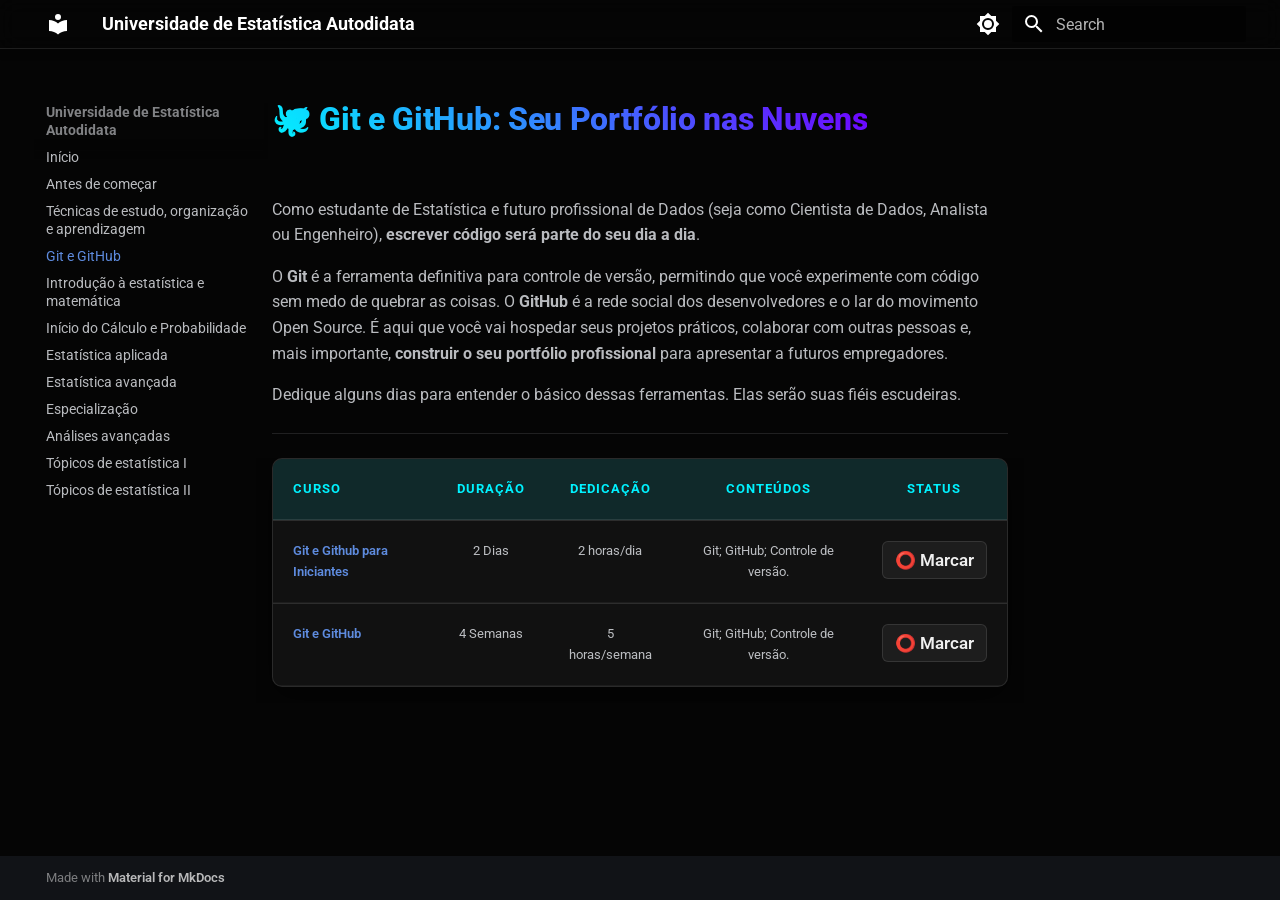
<file: 03-git-e-github/index.html>
<!doctype html>
<html lang="en" class="no-js">
  <head>
    
      <meta charset="utf-8">
      <meta name="viewport" content="width=device-width,initial-scale=1">
      
        <meta name="description" content="Um caminho open-source para educação autodidata em estatística">
      
      
      
        <link rel="canonical" href="https://NandesLima.github.io/estatistica/03-git-e-github/">
      
      
        <link rel="prev" href="../02-tecnicas-de-estudo-organizacao-e-aprendizagem/">
      
      
        <link rel="next" href="../04-introducao-%C3%A0-estatistica-e-matematica/">
      
      
        
      
      
      <link rel="icon" href="../assets/images/favicon.png">
      <meta name="generator" content="mkdocs-1.6.1, mkdocs-material-9.7.6">
    
    
      
        <title>Git e GitHub - Universidade de Estatística Autodidata</title>
      
    
    
      <link rel="stylesheet" href="../assets/stylesheets/main.484c7ddc.min.css">
      
        
        <link rel="stylesheet" href="../assets/stylesheets/palette.ab4e12ef.min.css">
      
      


    
    
      
    
    
      
        
        
        <link rel="preconnect" href="https://fonts.gstatic.com" crossorigin>
        <link rel="stylesheet" href="https://fonts.googleapis.com/css?family=Roboto:300,300i,400,400i,700,700i%7CRoboto+Mono:400,400i,700,700i&display=fallback">
        <style>:root{--md-text-font:"Roboto";--md-code-font:"Roboto Mono"}</style>
      
    
    
      <link rel="stylesheet" href="../stylesheets/custom.css">
    
      <link rel="stylesheet" href="../stylesheets/global-modern.css">
    
    <script>__md_scope=new URL("..",location),__md_hash=e=>[...e].reduce(((e,_)=>(e<<5)-e+_.charCodeAt(0)),0),__md_get=(e,_=localStorage,t=__md_scope)=>JSON.parse(_.getItem(t.pathname+"."+e)),__md_set=(e,_,t=localStorage,a=__md_scope)=>{try{t.setItem(a.pathname+"."+e,JSON.stringify(_))}catch(e){}}</script>
    
      

    
    
  </head>
  
  
    
    
      
    
    
    
    
    <body dir="ltr" data-md-color-scheme="slate" data-md-color-primary="black" data-md-color-accent="indigo">
  
    
    <input class="md-toggle" data-md-toggle="drawer" type="checkbox" id="__drawer" autocomplete="off">
    <input class="md-toggle" data-md-toggle="search" type="checkbox" id="__search" autocomplete="off">
    <label class="md-overlay" for="__drawer"></label>
    <div data-md-component="skip">
      
        
        <a href="#git-e-github-seu-portfolio-nas-nuvens" class="md-skip">
          Skip to content
        </a>
      
    </div>
    <div data-md-component="announce">
      
    </div>
    
    
      

  

<header class="md-header md-header--shadow" data-md-component="header">
  <nav class="md-header__inner md-grid" aria-label="Header">
    <a href=".." title="Universidade de Estatística Autodidata" class="md-header__button md-logo" aria-label="Universidade de Estatística Autodidata" data-md-component="logo">
      
  
  <svg xmlns="http://www.w3.org/2000/svg" viewBox="0 0 24 24"><path d="M12 8a3 3 0 0 0 3-3 3 3 0 0 0-3-3 3 3 0 0 0-3 3 3 3 0 0 0 3 3m0 3.54C9.64 9.35 6.5 8 3 8v11c3.5 0 6.64 1.35 9 3.54 2.36-2.19 5.5-3.54 9-3.54V8c-3.5 0-6.64 1.35-9 3.54"/></svg>

    </a>
    <label class="md-header__button md-icon" for="__drawer">
      
      <svg xmlns="http://www.w3.org/2000/svg" viewBox="0 0 24 24"><path d="M3 6h18v2H3zm0 5h18v2H3zm0 5h18v2H3z"/></svg>
    </label>
    <div class="md-header__title" data-md-component="header-title">
      <div class="md-header__ellipsis">
        <div class="md-header__topic">
          <span class="md-ellipsis">
            Universidade de Estatística Autodidata
          </span>
        </div>
        <div class="md-header__topic" data-md-component="header-topic">
          <span class="md-ellipsis">
            
              Git e GitHub
            
          </span>
        </div>
      </div>
    </div>
    
      
        <form class="md-header__option" data-md-component="palette">
  
    
    
    
    <input class="md-option" data-md-color-media="" data-md-color-scheme="slate" data-md-color-primary="black" data-md-color-accent="indigo"  aria-label="Mudar para modo noturno"  type="radio" name="__palette" id="__palette_0">
    
      <label class="md-header__button md-icon" title="Mudar para modo noturno" for="__palette_1" hidden>
        <svg xmlns="http://www.w3.org/2000/svg" viewBox="0 0 24 24"><path d="M12 8a4 4 0 0 0-4 4 4 4 0 0 0 4 4 4 4 0 0 0 4-4 4 4 0 0 0-4-4m0 10a6 6 0 0 1-6-6 6 6 0 0 1 6-6 6 6 0 0 1 6 6 6 6 0 0 1-6 6m8-9.31V4h-4.69L12 .69 8.69 4H4v4.69L.69 12 4 15.31V20h4.69L12 23.31 15.31 20H20v-4.69L23.31 12z"/></svg>
      </label>
    
  
    
    
    
    <input class="md-option" data-md-color-media="" data-md-color-scheme="slate" data-md-color-primary="black" data-md-color-accent="indigo"  aria-label="Mudar para modo claro"  type="radio" name="__palette" id="__palette_1">
    
      <label class="md-header__button md-icon" title="Mudar para modo claro" for="__palette_0" hidden>
        <svg xmlns="http://www.w3.org/2000/svg" viewBox="0 0 24 24"><path d="M12 18c-.89 0-1.74-.2-2.5-.55C11.56 16.5 13 14.42 13 12s-1.44-4.5-3.5-5.45C10.26 6.2 11.11 6 12 6a6 6 0 0 1 6 6 6 6 0 0 1-6 6m8-9.31V4h-4.69L12 .69 8.69 4H4v4.69L.69 12 4 15.31V20h4.69L12 23.31 15.31 20H20v-4.69L23.31 12z"/></svg>
      </label>
    
  
</form>
      
    
    
      <script>var palette=__md_get("__palette");if(palette&&palette.color){if("(prefers-color-scheme)"===palette.color.media){var media=matchMedia("(prefers-color-scheme: light)"),input=document.querySelector(media.matches?"[data-md-color-media='(prefers-color-scheme: light)']":"[data-md-color-media='(prefers-color-scheme: dark)']");palette.color.media=input.getAttribute("data-md-color-media"),palette.color.scheme=input.getAttribute("data-md-color-scheme"),palette.color.primary=input.getAttribute("data-md-color-primary"),palette.color.accent=input.getAttribute("data-md-color-accent")}for(var[key,value]of Object.entries(palette.color))document.body.setAttribute("data-md-color-"+key,value)}</script>
    
    
    
      
      
        <label class="md-header__button md-icon" for="__search">
          
          <svg xmlns="http://www.w3.org/2000/svg" viewBox="0 0 24 24"><path d="M9.5 3A6.5 6.5 0 0 1 16 9.5c0 1.61-.59 3.09-1.56 4.23l.27.27h.79l5 5-1.5 1.5-5-5v-.79l-.27-.27A6.52 6.52 0 0 1 9.5 16 6.5 6.5 0 0 1 3 9.5 6.5 6.5 0 0 1 9.5 3m0 2C7 5 5 7 5 9.5S7 14 9.5 14 14 12 14 9.5 12 5 9.5 5"/></svg>
        </label>
        <div class="md-search" data-md-component="search" role="dialog">
  <label class="md-search__overlay" for="__search"></label>
  <div class="md-search__inner" role="search">
    <form class="md-search__form" name="search">
      <input type="text" class="md-search__input" name="query" aria-label="Search" placeholder="Search" autocapitalize="off" autocorrect="off" autocomplete="off" spellcheck="false" data-md-component="search-query" required>
      <label class="md-search__icon md-icon" for="__search">
        
        <svg xmlns="http://www.w3.org/2000/svg" viewBox="0 0 24 24"><path d="M9.5 3A6.5 6.5 0 0 1 16 9.5c0 1.61-.59 3.09-1.56 4.23l.27.27h.79l5 5-1.5 1.5-5-5v-.79l-.27-.27A6.52 6.52 0 0 1 9.5 16 6.5 6.5 0 0 1 3 9.5 6.5 6.5 0 0 1 9.5 3m0 2C7 5 5 7 5 9.5S7 14 9.5 14 14 12 14 9.5 12 5 9.5 5"/></svg>
        
        <svg xmlns="http://www.w3.org/2000/svg" viewBox="0 0 24 24"><path d="M20 11v2H8l5.5 5.5-1.42 1.42L4.16 12l7.92-7.92L13.5 5.5 8 11z"/></svg>
      </label>
      <nav class="md-search__options" aria-label="Search">
        
        <button type="reset" class="md-search__icon md-icon" title="Clear" aria-label="Clear" tabindex="-1">
          
          <svg xmlns="http://www.w3.org/2000/svg" viewBox="0 0 24 24"><path d="M19 6.41 17.59 5 12 10.59 6.41 5 5 6.41 10.59 12 5 17.59 6.41 19 12 13.41 17.59 19 19 17.59 13.41 12z"/></svg>
        </button>
      </nav>
      
        <div class="md-search__suggest" data-md-component="search-suggest"></div>
      
    </form>
    <div class="md-search__output">
      <div class="md-search__scrollwrap" tabindex="0" data-md-scrollfix>
        <div class="md-search-result" data-md-component="search-result">
          <div class="md-search-result__meta">
            Initializing search
          </div>
          <ol class="md-search-result__list" role="presentation"></ol>
        </div>
      </div>
    </div>
  </div>
</div>
      
    
    
  </nav>
  
</header>
    
    <div class="md-container" data-md-component="container">
      
      
        
          
        
      
      <main class="md-main" data-md-component="main">
        <div class="md-main__inner md-grid">
          
            
              
              <div class="md-sidebar md-sidebar--primary" data-md-component="sidebar" data-md-type="navigation" >
                <div class="md-sidebar__scrollwrap">
                  <div class="md-sidebar__inner">
                    



<nav class="md-nav md-nav--primary" aria-label="Navigation" data-md-level="0">
  <label class="md-nav__title" for="__drawer">
    <a href=".." title="Universidade de Estatística Autodidata" class="md-nav__button md-logo" aria-label="Universidade de Estatística Autodidata" data-md-component="logo">
      
  
  <svg xmlns="http://www.w3.org/2000/svg" viewBox="0 0 24 24"><path d="M12 8a3 3 0 0 0 3-3 3 3 0 0 0-3-3 3 3 0 0 0-3 3 3 3 0 0 0 3 3m0 3.54C9.64 9.35 6.5 8 3 8v11c3.5 0 6.64 1.35 9 3.54 2.36-2.19 5.5-3.54 9-3.54V8c-3.5 0-6.64 1.35-9 3.54"/></svg>

    </a>
    Universidade de Estatística Autodidata
  </label>
  
  <ul class="md-nav__list" data-md-scrollfix>
    
      
      
  
  
  
  
    <li class="md-nav__item">
      <a href=".." class="md-nav__link">
        
  
  
  <span class="md-ellipsis">
    
  
    Início
  

    
  </span>
  
  

      </a>
    </li>
  

    
      
      
  
  
  
  
    <li class="md-nav__item">
      <a href="../01-antes-de-comecar/" class="md-nav__link">
        
  
  
  <span class="md-ellipsis">
    
  
    Antes de começar
  

    
  </span>
  
  

      </a>
    </li>
  

    
      
      
  
  
  
  
    <li class="md-nav__item">
      <a href="../02-tecnicas-de-estudo-organizacao-e-aprendizagem/" class="md-nav__link">
        
  
  
  <span class="md-ellipsis">
    
  
    Técnicas de estudo, organização e aprendizagem
  

    
  </span>
  
  

      </a>
    </li>
  

    
      
      
  
  
    
  
  
  
    <li class="md-nav__item md-nav__item--active">
      
      <input class="md-nav__toggle md-toggle" type="checkbox" id="__toc">
      
      
        
      
      
      <a href="./" class="md-nav__link md-nav__link--active">
        
  
  
  <span class="md-ellipsis">
    
  
    Git e GitHub
  

    
  </span>
  
  

      </a>
      
    </li>
  

    
      
      
  
  
  
  
    <li class="md-nav__item">
      <a href="../04-introducao-%C3%A0-estatistica-e-matematica/" class="md-nav__link">
        
  
  
  <span class="md-ellipsis">
    
  
    Introdução à estatística e matemática
  

    
  </span>
  
  

      </a>
    </li>
  

    
      
      
  
  
  
  
    <li class="md-nav__item">
      <a href="../05-inicio-do-calculo-e-probabilidade/" class="md-nav__link">
        
  
  
  <span class="md-ellipsis">
    
  
    Início do Cálculo e Probabilidade
  

    
  </span>
  
  

      </a>
    </li>
  

    
      
      
  
  
  
  
    <li class="md-nav__item">
      <a href="../06-estatistica-aplicada/" class="md-nav__link">
        
  
  
  <span class="md-ellipsis">
    
  
    Estatística aplicada
  

    
  </span>
  
  

      </a>
    </li>
  

    
      
      
  
  
  
  
    <li class="md-nav__item">
      <a href="../07-estatistica-avancada/" class="md-nav__link">
        
  
  
  <span class="md-ellipsis">
    
  
    Estatística avançada
  

    
  </span>
  
  

      </a>
    </li>
  

    
      
      
  
  
  
  
    <li class="md-nav__item">
      <a href="../08-especializacao/" class="md-nav__link">
        
  
  
  <span class="md-ellipsis">
    
  
    Especialização
  

    
  </span>
  
  

      </a>
    </li>
  

    
      
      
  
  
  
  
    <li class="md-nav__item">
      <a href="../09-analises-avancadas/" class="md-nav__link">
        
  
  
  <span class="md-ellipsis">
    
  
    Análises avançadas
  

    
  </span>
  
  

      </a>
    </li>
  

    
      
      
  
  
  
  
    <li class="md-nav__item">
      <a href="../10-topicos-de-estatistica-i/" class="md-nav__link">
        
  
  
  <span class="md-ellipsis">
    
  
    Tópicos de estatística I
  

    
  </span>
  
  

      </a>
    </li>
  

    
      
      
  
  
  
  
    <li class="md-nav__item">
      <a href="../11-topicos-de-estatistica-ii/" class="md-nav__link">
        
  
  
  <span class="md-ellipsis">
    
  
    Tópicos de estatística II
  

    
  </span>
  
  

      </a>
    </li>
  

    
  </ul>
</nav>
                  </div>
                </div>
              </div>
            
            
              
              <div class="md-sidebar md-sidebar--secondary" data-md-component="sidebar" data-md-type="toc" >
                <div class="md-sidebar__scrollwrap">
                  <div class="md-sidebar__inner">
                    

<nav class="md-nav md-nav--secondary" aria-label="Table of contents">
  
  
  
    
  
  
</nav>
                  </div>
                </div>
              </div>
            
          
          
            <div class="md-content" data-md-component="content">
              
              <article class="md-content__inner md-typeset">
                
                  



<h1 id="git-e-github-seu-portfolio-nas-nuvens">🐙 Git e GitHub: Seu Portfólio nas Nuvens</h1>
<p>Como estudante de Estatística e futuro profissional de Dados (seja como Cientista de Dados, Analista ou Engenheiro), <strong>escrever código será parte do seu dia a dia</strong>. </p>
<p>O <strong>Git</strong> é a ferramenta definitiva para controle de versão, permitindo que você experimente com código sem medo de quebrar as coisas. O <strong>GitHub</strong> é a rede social dos desenvolvedores e o lar do movimento Open Source. É aqui que você vai hospedar seus projetos práticos, colaborar com outras pessoas e, mais importante, <strong>construir o seu portfólio profissional</strong> para apresentar a futuros empregadores.</p>
<p>Dedique alguns dias para entender o básico dessas ferramentas. Elas serão suas fiéis escudeiras.</p>
<hr />
<table>
<thead>
<tr>
<th style="text-align: left;">Curso</th>
<th style="text-align: center;">Duração</th>
<th style="text-align: center;">Dedicação</th>
<th style="text-align: center;">Conteúdos</th>
<th style="text-align: center;">Status</th>
</tr>
</thead>
<tbody>
<tr>
<td style="text-align: left;"><a href="https://www.youtube.com/playlist?list=PLlAbYrWSYTiPA2iEiQ2PF_A9j__C4hi0A">Git e Github para Iniciantes</a></td>
<td style="text-align: center;">2 Dias</td>
<td style="text-align: center;">2 horas/dia</td>
<td style="text-align: center;">Git; GitHub; Controle de versão.</td>
<td style="text-align: center;"></td>
</tr>
<tr>
<td style="text-align: left;"><a href="https://www.cursoemvideo.com/curso/curso-de-git-e-github/">Git e GitHub</a></td>
<td style="text-align: center;">4 Semanas</td>
<td style="text-align: center;">5 horas/semana</td>
<td style="text-align: center;">Git; GitHub; Controle de versão.</td>
<td style="text-align: center;"></td>
</tr>
</tbody>
</table>












                
              </article>
            </div>
          
          
<script>var target=document.getElementById(location.hash.slice(1));target&&target.name&&(target.checked=target.name.startsWith("__tabbed_"))</script>
        </div>
        
          <button type="button" class="md-top md-icon" data-md-component="top" hidden>
  
  <svg xmlns="http://www.w3.org/2000/svg" viewBox="0 0 24 24"><path d="M13 20h-2V8l-5.5 5.5-1.42-1.42L12 4.16l7.92 7.92-1.42 1.42L13 8z"/></svg>
  Back to top
</button>
        
      </main>
      
        <footer class="md-footer">
  
  <div class="md-footer-meta md-typeset">
    <div class="md-footer-meta__inner md-grid">
      <div class="md-copyright">
  
  
    Made with
    <a href="https://squidfunk.github.io/mkdocs-material/" target="_blank" rel="noopener">
      Material for MkDocs
    </a>
  
</div>
      
    </div>
  </div>
</footer>
      
    </div>
    <div class="md-dialog" data-md-component="dialog">
      <div class="md-dialog__inner md-typeset"></div>
    </div>
    
    
    
      
      
      <script id="__config" type="application/json">{"annotate": null, "base": "..", "features": ["navigation.sections", "navigation.top", "search.suggest", "search.highlight"], "search": "../assets/javascripts/workers/search.2c215733.min.js", "tags": null, "translations": {"clipboard.copied": "Copied to clipboard", "clipboard.copy": "Copy to clipboard", "search.result.more.one": "1 more on this page", "search.result.more.other": "# more on this page", "search.result.none": "No matching documents", "search.result.one": "1 matching document", "search.result.other": "# matching documents", "search.result.placeholder": "Type to start searching", "search.result.term.missing": "Missing", "select.version": "Select version"}, "version": null}</script>
    
    
      <script src="../assets/javascripts/bundle.79ae519e.min.js"></script>
      
        <script src="../javascripts/progress.js"></script>
      
    
  </body>
</html>
</file>
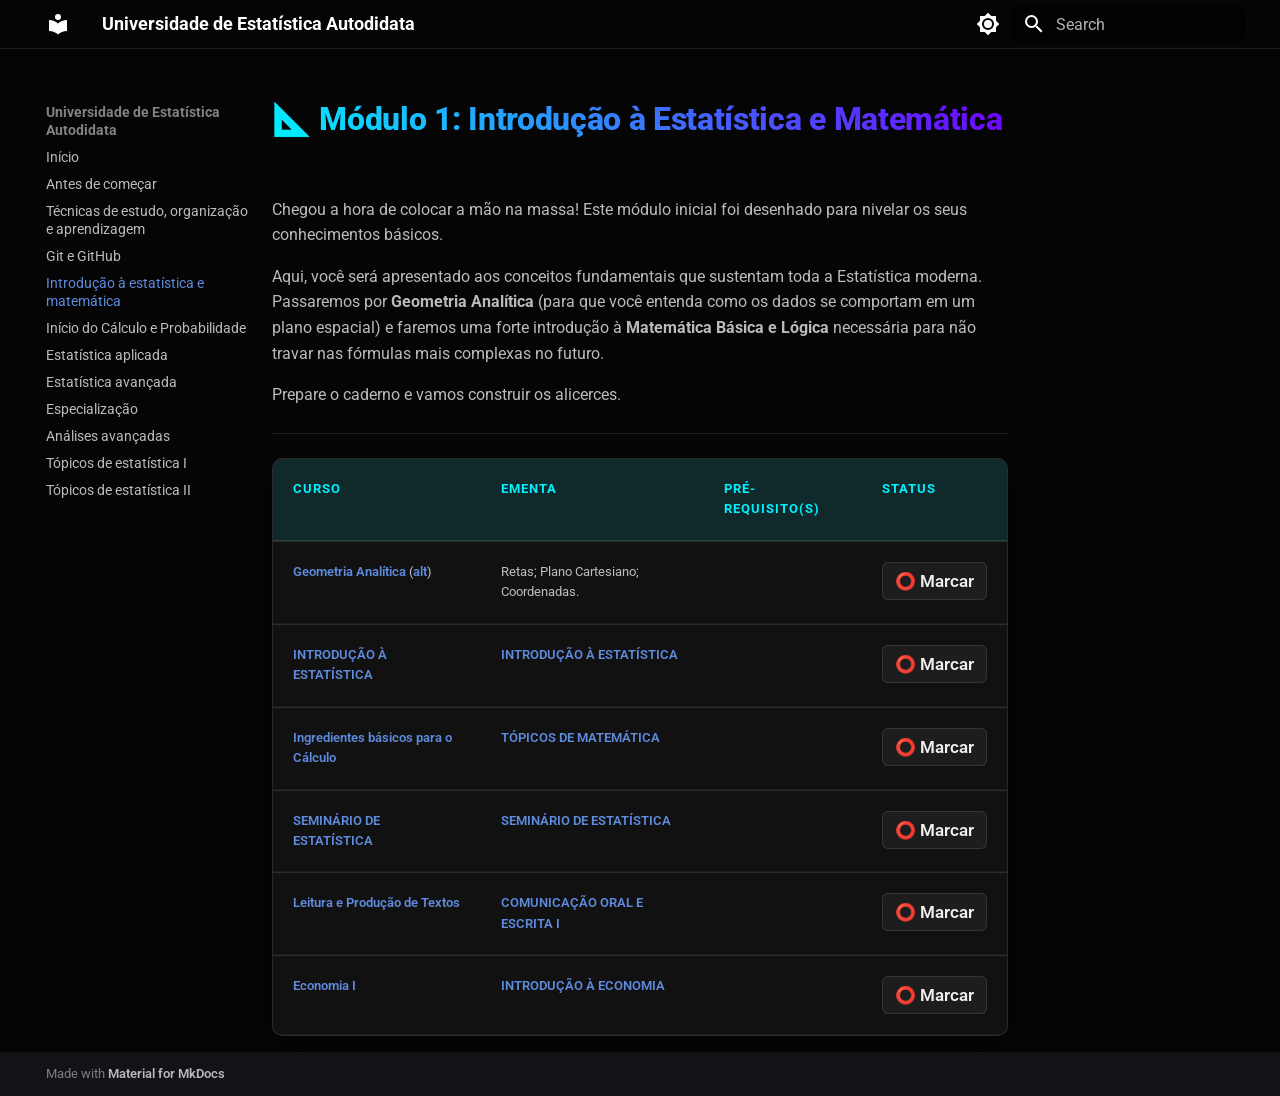
<file: 04-introducao-à-estatistica-e-matematica/index.html>
<!doctype html>
<html lang="en" class="no-js">
  <head>
    
      <meta charset="utf-8">
      <meta name="viewport" content="width=device-width,initial-scale=1">
      
        <meta name="description" content="Um caminho open-source para educação autodidata em estatística">
      
      
      
        <link rel="canonical" href="https://NandesLima.github.io/estatistica/04-introducao-%C3%A0-estatistica-e-matematica/">
      
      
        <link rel="prev" href="../03-git-e-github/">
      
      
        <link rel="next" href="../05-inicio-do-calculo-e-probabilidade/">
      
      
        
      
      
      <link rel="icon" href="../assets/images/favicon.png">
      <meta name="generator" content="mkdocs-1.6.1, mkdocs-material-9.7.6">
    
    
      
        <title>Introdução à estatística e matemática - Universidade de Estatística Autodidata</title>
      
    
    
      <link rel="stylesheet" href="../assets/stylesheets/main.484c7ddc.min.css">
      
        
        <link rel="stylesheet" href="../assets/stylesheets/palette.ab4e12ef.min.css">
      
      


    
    
      
    
    
      
        
        
        <link rel="preconnect" href="https://fonts.gstatic.com" crossorigin>
        <link rel="stylesheet" href="https://fonts.googleapis.com/css?family=Roboto:300,300i,400,400i,700,700i%7CRoboto+Mono:400,400i,700,700i&display=fallback">
        <style>:root{--md-text-font:"Roboto";--md-code-font:"Roboto Mono"}</style>
      
    
    
      <link rel="stylesheet" href="../stylesheets/custom.css">
    
      <link rel="stylesheet" href="../stylesheets/global-modern.css">
    
    <script>__md_scope=new URL("..",location),__md_hash=e=>[...e].reduce(((e,_)=>(e<<5)-e+_.charCodeAt(0)),0),__md_get=(e,_=localStorage,t=__md_scope)=>JSON.parse(_.getItem(t.pathname+"."+e)),__md_set=(e,_,t=localStorage,a=__md_scope)=>{try{t.setItem(a.pathname+"."+e,JSON.stringify(_))}catch(e){}}</script>
    
      

    
    
  </head>
  
  
    
    
      
    
    
    
    
    <body dir="ltr" data-md-color-scheme="slate" data-md-color-primary="black" data-md-color-accent="indigo">
  
    
    <input class="md-toggle" data-md-toggle="drawer" type="checkbox" id="__drawer" autocomplete="off">
    <input class="md-toggle" data-md-toggle="search" type="checkbox" id="__search" autocomplete="off">
    <label class="md-overlay" for="__drawer"></label>
    <div data-md-component="skip">
      
        
        <a href="#modulo-1-introducao-a-estatistica-e-matematica" class="md-skip">
          Skip to content
        </a>
      
    </div>
    <div data-md-component="announce">
      
    </div>
    
    
      

  

<header class="md-header md-header--shadow" data-md-component="header">
  <nav class="md-header__inner md-grid" aria-label="Header">
    <a href=".." title="Universidade de Estatística Autodidata" class="md-header__button md-logo" aria-label="Universidade de Estatística Autodidata" data-md-component="logo">
      
  
  <svg xmlns="http://www.w3.org/2000/svg" viewBox="0 0 24 24"><path d="M12 8a3 3 0 0 0 3-3 3 3 0 0 0-3-3 3 3 0 0 0-3 3 3 3 0 0 0 3 3m0 3.54C9.64 9.35 6.5 8 3 8v11c3.5 0 6.64 1.35 9 3.54 2.36-2.19 5.5-3.54 9-3.54V8c-3.5 0-6.64 1.35-9 3.54"/></svg>

    </a>
    <label class="md-header__button md-icon" for="__drawer">
      
      <svg xmlns="http://www.w3.org/2000/svg" viewBox="0 0 24 24"><path d="M3 6h18v2H3zm0 5h18v2H3zm0 5h18v2H3z"/></svg>
    </label>
    <div class="md-header__title" data-md-component="header-title">
      <div class="md-header__ellipsis">
        <div class="md-header__topic">
          <span class="md-ellipsis">
            Universidade de Estatística Autodidata
          </span>
        </div>
        <div class="md-header__topic" data-md-component="header-topic">
          <span class="md-ellipsis">
            
              Introdução à estatística e matemática
            
          </span>
        </div>
      </div>
    </div>
    
      
        <form class="md-header__option" data-md-component="palette">
  
    
    
    
    <input class="md-option" data-md-color-media="" data-md-color-scheme="slate" data-md-color-primary="black" data-md-color-accent="indigo"  aria-label="Mudar para modo noturno"  type="radio" name="__palette" id="__palette_0">
    
      <label class="md-header__button md-icon" title="Mudar para modo noturno" for="__palette_1" hidden>
        <svg xmlns="http://www.w3.org/2000/svg" viewBox="0 0 24 24"><path d="M12 8a4 4 0 0 0-4 4 4 4 0 0 0 4 4 4 4 0 0 0 4-4 4 4 0 0 0-4-4m0 10a6 6 0 0 1-6-6 6 6 0 0 1 6-6 6 6 0 0 1 6 6 6 6 0 0 1-6 6m8-9.31V4h-4.69L12 .69 8.69 4H4v4.69L.69 12 4 15.31V20h4.69L12 23.31 15.31 20H20v-4.69L23.31 12z"/></svg>
      </label>
    
  
    
    
    
    <input class="md-option" data-md-color-media="" data-md-color-scheme="slate" data-md-color-primary="black" data-md-color-accent="indigo"  aria-label="Mudar para modo claro"  type="radio" name="__palette" id="__palette_1">
    
      <label class="md-header__button md-icon" title="Mudar para modo claro" for="__palette_0" hidden>
        <svg xmlns="http://www.w3.org/2000/svg" viewBox="0 0 24 24"><path d="M12 18c-.89 0-1.74-.2-2.5-.55C11.56 16.5 13 14.42 13 12s-1.44-4.5-3.5-5.45C10.26 6.2 11.11 6 12 6a6 6 0 0 1 6 6 6 6 0 0 1-6 6m8-9.31V4h-4.69L12 .69 8.69 4H4v4.69L.69 12 4 15.31V20h4.69L12 23.31 15.31 20H20v-4.69L23.31 12z"/></svg>
      </label>
    
  
</form>
      
    
    
      <script>var palette=__md_get("__palette");if(palette&&palette.color){if("(prefers-color-scheme)"===palette.color.media){var media=matchMedia("(prefers-color-scheme: light)"),input=document.querySelector(media.matches?"[data-md-color-media='(prefers-color-scheme: light)']":"[data-md-color-media='(prefers-color-scheme: dark)']");palette.color.media=input.getAttribute("data-md-color-media"),palette.color.scheme=input.getAttribute("data-md-color-scheme"),palette.color.primary=input.getAttribute("data-md-color-primary"),palette.color.accent=input.getAttribute("data-md-color-accent")}for(var[key,value]of Object.entries(palette.color))document.body.setAttribute("data-md-color-"+key,value)}</script>
    
    
    
      
      
        <label class="md-header__button md-icon" for="__search">
          
          <svg xmlns="http://www.w3.org/2000/svg" viewBox="0 0 24 24"><path d="M9.5 3A6.5 6.5 0 0 1 16 9.5c0 1.61-.59 3.09-1.56 4.23l.27.27h.79l5 5-1.5 1.5-5-5v-.79l-.27-.27A6.52 6.52 0 0 1 9.5 16 6.5 6.5 0 0 1 3 9.5 6.5 6.5 0 0 1 9.5 3m0 2C7 5 5 7 5 9.5S7 14 9.5 14 14 12 14 9.5 12 5 9.5 5"/></svg>
        </label>
        <div class="md-search" data-md-component="search" role="dialog">
  <label class="md-search__overlay" for="__search"></label>
  <div class="md-search__inner" role="search">
    <form class="md-search__form" name="search">
      <input type="text" class="md-search__input" name="query" aria-label="Search" placeholder="Search" autocapitalize="off" autocorrect="off" autocomplete="off" spellcheck="false" data-md-component="search-query" required>
      <label class="md-search__icon md-icon" for="__search">
        
        <svg xmlns="http://www.w3.org/2000/svg" viewBox="0 0 24 24"><path d="M9.5 3A6.5 6.5 0 0 1 16 9.5c0 1.61-.59 3.09-1.56 4.23l.27.27h.79l5 5-1.5 1.5-5-5v-.79l-.27-.27A6.52 6.52 0 0 1 9.5 16 6.5 6.5 0 0 1 3 9.5 6.5 6.5 0 0 1 9.5 3m0 2C7 5 5 7 5 9.5S7 14 9.5 14 14 12 14 9.5 12 5 9.5 5"/></svg>
        
        <svg xmlns="http://www.w3.org/2000/svg" viewBox="0 0 24 24"><path d="M20 11v2H8l5.5 5.5-1.42 1.42L4.16 12l7.92-7.92L13.5 5.5 8 11z"/></svg>
      </label>
      <nav class="md-search__options" aria-label="Search">
        
        <button type="reset" class="md-search__icon md-icon" title="Clear" aria-label="Clear" tabindex="-1">
          
          <svg xmlns="http://www.w3.org/2000/svg" viewBox="0 0 24 24"><path d="M19 6.41 17.59 5 12 10.59 6.41 5 5 6.41 10.59 12 5 17.59 6.41 19 12 13.41 17.59 19 19 17.59 13.41 12z"/></svg>
        </button>
      </nav>
      
        <div class="md-search__suggest" data-md-component="search-suggest"></div>
      
    </form>
    <div class="md-search__output">
      <div class="md-search__scrollwrap" tabindex="0" data-md-scrollfix>
        <div class="md-search-result" data-md-component="search-result">
          <div class="md-search-result__meta">
            Initializing search
          </div>
          <ol class="md-search-result__list" role="presentation"></ol>
        </div>
      </div>
    </div>
  </div>
</div>
      
    
    
  </nav>
  
</header>
    
    <div class="md-container" data-md-component="container">
      
      
        
          
        
      
      <main class="md-main" data-md-component="main">
        <div class="md-main__inner md-grid">
          
            
              
              <div class="md-sidebar md-sidebar--primary" data-md-component="sidebar" data-md-type="navigation" >
                <div class="md-sidebar__scrollwrap">
                  <div class="md-sidebar__inner">
                    



<nav class="md-nav md-nav--primary" aria-label="Navigation" data-md-level="0">
  <label class="md-nav__title" for="__drawer">
    <a href=".." title="Universidade de Estatística Autodidata" class="md-nav__button md-logo" aria-label="Universidade de Estatística Autodidata" data-md-component="logo">
      
  
  <svg xmlns="http://www.w3.org/2000/svg" viewBox="0 0 24 24"><path d="M12 8a3 3 0 0 0 3-3 3 3 0 0 0-3-3 3 3 0 0 0-3 3 3 3 0 0 0 3 3m0 3.54C9.64 9.35 6.5 8 3 8v11c3.5 0 6.64 1.35 9 3.54 2.36-2.19 5.5-3.54 9-3.54V8c-3.5 0-6.64 1.35-9 3.54"/></svg>

    </a>
    Universidade de Estatística Autodidata
  </label>
  
  <ul class="md-nav__list" data-md-scrollfix>
    
      
      
  
  
  
  
    <li class="md-nav__item">
      <a href=".." class="md-nav__link">
        
  
  
  <span class="md-ellipsis">
    
  
    Início
  

    
  </span>
  
  

      </a>
    </li>
  

    
      
      
  
  
  
  
    <li class="md-nav__item">
      <a href="../01-antes-de-comecar/" class="md-nav__link">
        
  
  
  <span class="md-ellipsis">
    
  
    Antes de começar
  

    
  </span>
  
  

      </a>
    </li>
  

    
      
      
  
  
  
  
    <li class="md-nav__item">
      <a href="../02-tecnicas-de-estudo-organizacao-e-aprendizagem/" class="md-nav__link">
        
  
  
  <span class="md-ellipsis">
    
  
    Técnicas de estudo, organização e aprendizagem
  

    
  </span>
  
  

      </a>
    </li>
  

    
      
      
  
  
  
  
    <li class="md-nav__item">
      <a href="../03-git-e-github/" class="md-nav__link">
        
  
  
  <span class="md-ellipsis">
    
  
    Git e GitHub
  

    
  </span>
  
  

      </a>
    </li>
  

    
      
      
  
  
    
  
  
  
    <li class="md-nav__item md-nav__item--active">
      
      <input class="md-nav__toggle md-toggle" type="checkbox" id="__toc">
      
      
        
      
      
      <a href="./" class="md-nav__link md-nav__link--active">
        
  
  
  <span class="md-ellipsis">
    
  
    Introdução à estatística e matemática
  

    
  </span>
  
  

      </a>
      
    </li>
  

    
      
      
  
  
  
  
    <li class="md-nav__item">
      <a href="../05-inicio-do-calculo-e-probabilidade/" class="md-nav__link">
        
  
  
  <span class="md-ellipsis">
    
  
    Início do Cálculo e Probabilidade
  

    
  </span>
  
  

      </a>
    </li>
  

    
      
      
  
  
  
  
    <li class="md-nav__item">
      <a href="../06-estatistica-aplicada/" class="md-nav__link">
        
  
  
  <span class="md-ellipsis">
    
  
    Estatística aplicada
  

    
  </span>
  
  

      </a>
    </li>
  

    
      
      
  
  
  
  
    <li class="md-nav__item">
      <a href="../07-estatistica-avancada/" class="md-nav__link">
        
  
  
  <span class="md-ellipsis">
    
  
    Estatística avançada
  

    
  </span>
  
  

      </a>
    </li>
  

    
      
      
  
  
  
  
    <li class="md-nav__item">
      <a href="../08-especializacao/" class="md-nav__link">
        
  
  
  <span class="md-ellipsis">
    
  
    Especialização
  

    
  </span>
  
  

      </a>
    </li>
  

    
      
      
  
  
  
  
    <li class="md-nav__item">
      <a href="../09-analises-avancadas/" class="md-nav__link">
        
  
  
  <span class="md-ellipsis">
    
  
    Análises avançadas
  

    
  </span>
  
  

      </a>
    </li>
  

    
      
      
  
  
  
  
    <li class="md-nav__item">
      <a href="../10-topicos-de-estatistica-i/" class="md-nav__link">
        
  
  
  <span class="md-ellipsis">
    
  
    Tópicos de estatística I
  

    
  </span>
  
  

      </a>
    </li>
  

    
      
      
  
  
  
  
    <li class="md-nav__item">
      <a href="../11-topicos-de-estatistica-ii/" class="md-nav__link">
        
  
  
  <span class="md-ellipsis">
    
  
    Tópicos de estatística II
  

    
  </span>
  
  

      </a>
    </li>
  

    
  </ul>
</nav>
                  </div>
                </div>
              </div>
            
            
              
              <div class="md-sidebar md-sidebar--secondary" data-md-component="sidebar" data-md-type="toc" >
                <div class="md-sidebar__scrollwrap">
                  <div class="md-sidebar__inner">
                    

<nav class="md-nav md-nav--secondary" aria-label="Table of contents">
  
  
  
    
  
  
</nav>
                  </div>
                </div>
              </div>
            
          
          
            <div class="md-content" data-md-component="content">
              
              <article class="md-content__inner md-typeset">
                
                  



<h1 id="modulo-1-introducao-a-estatistica-e-matematica">📐 Módulo 1: Introdução à Estatística e Matemática</h1>
<p>Chegou a hora de colocar a mão na massa! Este módulo inicial foi desenhado para nivelar os seus conhecimentos básicos. </p>
<p>Aqui, você será apresentado aos conceitos fundamentais que sustentam toda a Estatística moderna. Passaremos por <strong>Geometria Analítica</strong> (para que você entenda como os dados se comportam em um plano espacial) e faremos uma forte introdução à <strong>Matemática Básica e Lógica</strong> necessária para não travar nas fórmulas mais complexas no futuro.</p>
<p>Prepare o caderno e vamos construir os alicerces.</p>
<hr />
<table>
<thead>
<tr>
<th><strong>Curso</strong></th>
<th><strong>Ementa</strong></th>
<th><strong>Pré-requisito(s)</strong></th>
</tr>
</thead>
<tbody>
<tr>
<td><a href="https://www.youtube.com/playlist?list=PLxI8Can9yAHcSZv2BBUJAfGsXx0D0hn-2">Geometria Analítica</a> (<a href="https://integra.univesp.br/courses/2802">alt</a>)</td>
<td>Retas; Plano Cartesiano; Coordenadas.</td>
<td></td>
</tr>
<tr>
<td><a href="https://www.youtube.com/playlist?list=PL5nbzsxqG2FNVUNG9MA6eQZ1mZLIiRIm-">INTRODUÇÃO À ESTATÍSTICA</a></td>
<td><a href="http://ence.ibge.gov.br/images/ence/doc/bacharelado/Ementas_atualizacao_nov2019/EST011.pdf">INTRODUÇÃO À ESTATÍSTICA</a></td>
<td></td>
</tr>
<tr>
<td><a href="https://www.youtube.com/playlist?list=PL2xox8ncv81W698VTHptmp7ZNvcKqlyHO">Ingredientes básicos para o Cálculo</a></td>
<td><a href="http://ence.ibge.gov.br/images/ence/doc/bacharelado/Ementas_atualizacao_nov2019/MAT012.pdf">TÓPICOS DE MATEMÁTICA</a></td>
<td></td>
</tr>
<tr>
<td><a href="https://www.youtube.com/playlist?list=PL5nbzsxqG2FPBCxkgHZKUA63T3MQ0rVGp">SEMINÁRIO DE ESTATÍSTICA</a></td>
<td><a href="http://ence.ibge.gov.br/images/ence/doc/bacharelado/Ementas_atualizacao_nov2019/EST012.pdf">SEMINÁRIO DE ESTATÍSTICA</a></td>
<td></td>
</tr>
<tr>
<td><a href="https://youtube.com/playlist?list=PLxI8Can9yAHemh_YJh9GtkIUljZbI7Tvw">Leitura e Produção de Textos</a></td>
<td><a href="http://ence.ibge.gov.br/images/ence/doc/bacharelado/Ementas_atualizacao_nov2019/MET011.pdf">COMUNICAÇÃO ORAL E ESCRITA I</a></td>
<td></td>
</tr>
<tr>
<td><a href="https://integra.univesp.br/courses/2732">Economia I</a></td>
<td><a href="http://ence.ibge.gov.br/images/ence/doc/bacharelado/Ementas_atualizacao_nov2019/ESO013.pdf">INTRODUÇÃO À ECONOMIA</a></td>
<td></td>
</tr>
</tbody>
</table>












                
              </article>
            </div>
          
          
<script>var target=document.getElementById(location.hash.slice(1));target&&target.name&&(target.checked=target.name.startsWith("__tabbed_"))</script>
        </div>
        
          <button type="button" class="md-top md-icon" data-md-component="top" hidden>
  
  <svg xmlns="http://www.w3.org/2000/svg" viewBox="0 0 24 24"><path d="M13 20h-2V8l-5.5 5.5-1.42-1.42L12 4.16l7.92 7.92-1.42 1.42L13 8z"/></svg>
  Back to top
</button>
        
      </main>
      
        <footer class="md-footer">
  
  <div class="md-footer-meta md-typeset">
    <div class="md-footer-meta__inner md-grid">
      <div class="md-copyright">
  
  
    Made with
    <a href="https://squidfunk.github.io/mkdocs-material/" target="_blank" rel="noopener">
      Material for MkDocs
    </a>
  
</div>
      
    </div>
  </div>
</footer>
      
    </div>
    <div class="md-dialog" data-md-component="dialog">
      <div class="md-dialog__inner md-typeset"></div>
    </div>
    
    
    
      
      
      <script id="__config" type="application/json">{"annotate": null, "base": "..", "features": ["navigation.sections", "navigation.top", "search.suggest", "search.highlight"], "search": "../assets/javascripts/workers/search.2c215733.min.js", "tags": null, "translations": {"clipboard.copied": "Copied to clipboard", "clipboard.copy": "Copy to clipboard", "search.result.more.one": "1 more on this page", "search.result.more.other": "# more on this page", "search.result.none": "No matching documents", "search.result.one": "1 matching document", "search.result.other": "# matching documents", "search.result.placeholder": "Type to start searching", "search.result.term.missing": "Missing", "select.version": "Select version"}, "version": null}</script>
    
    
      <script src="../assets/javascripts/bundle.79ae519e.min.js"></script>
      
        <script src="../javascripts/progress.js"></script>
      
    
  </body>
</html>
</file>
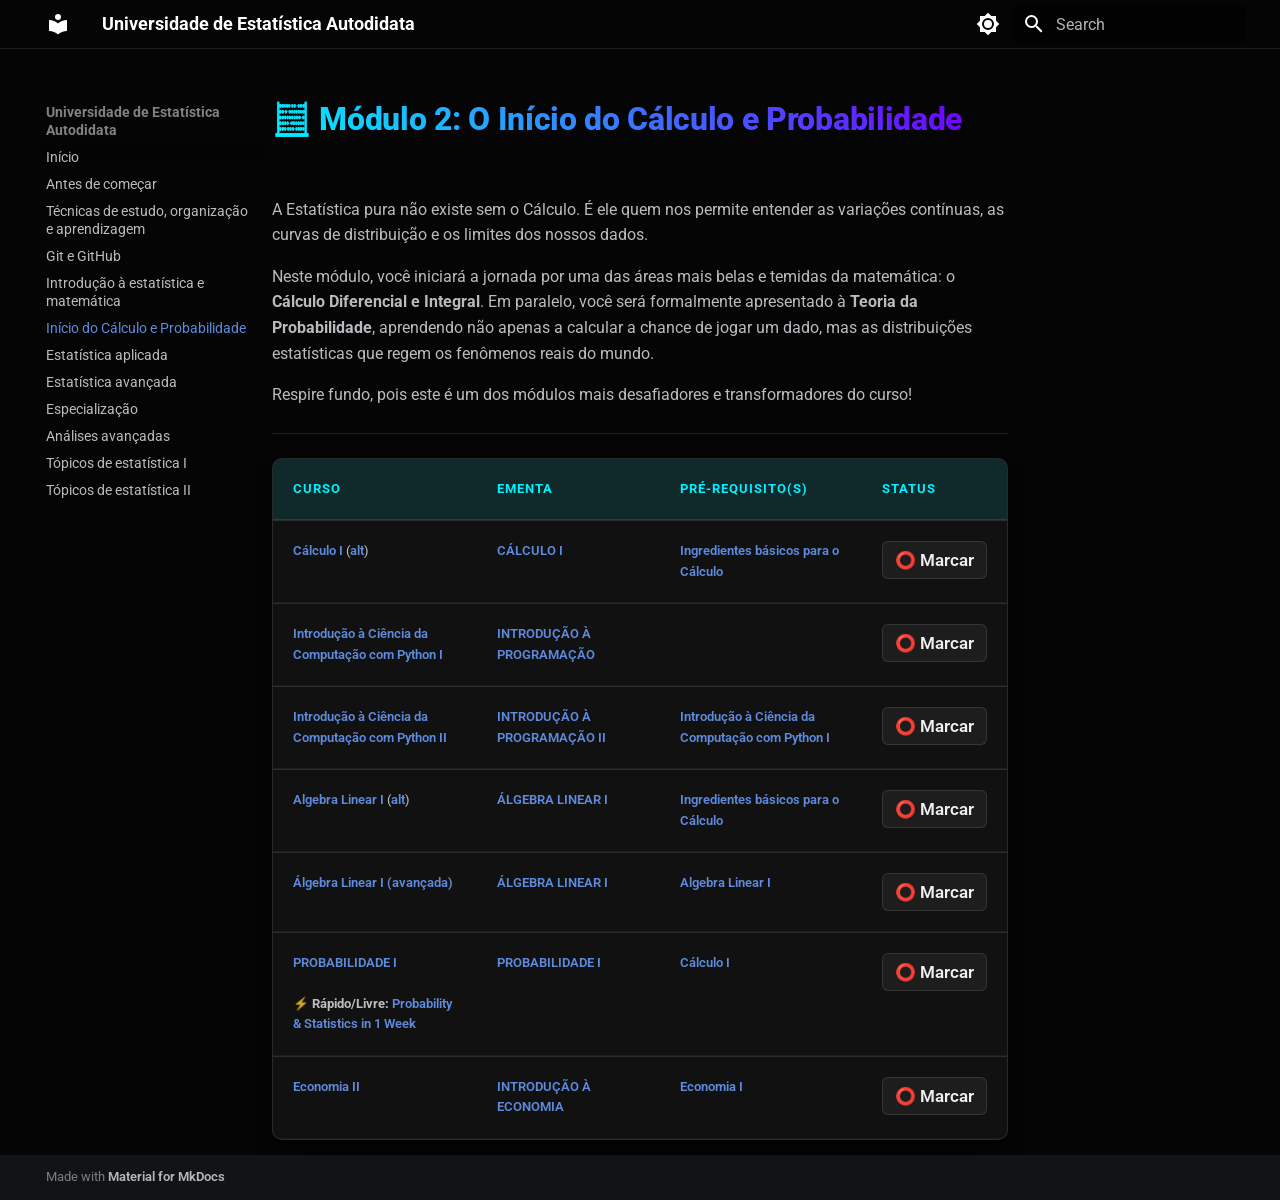
<file: 05-inicio-do-calculo-e-probabilidade/index.html>
<!doctype html>
<html lang="en" class="no-js">
  <head>
    
      <meta charset="utf-8">
      <meta name="viewport" content="width=device-width,initial-scale=1">
      
        <meta name="description" content="Um caminho open-source para educação autodidata em estatística">
      
      
      
        <link rel="canonical" href="https://NandesLima.github.io/estatistica/05-inicio-do-calculo-e-probabilidade/">
      
      
        <link rel="prev" href="../04-introducao-%C3%A0-estatistica-e-matematica/">
      
      
        <link rel="next" href="../06-estatistica-aplicada/">
      
      
        
      
      
      <link rel="icon" href="../assets/images/favicon.png">
      <meta name="generator" content="mkdocs-1.6.1, mkdocs-material-9.7.6">
    
    
      
        <title>Início do Cálculo e Probabilidade - Universidade de Estatística Autodidata</title>
      
    
    
      <link rel="stylesheet" href="../assets/stylesheets/main.484c7ddc.min.css">
      
        
        <link rel="stylesheet" href="../assets/stylesheets/palette.ab4e12ef.min.css">
      
      


    
    
      
    
    
      
        
        
        <link rel="preconnect" href="https://fonts.gstatic.com" crossorigin>
        <link rel="stylesheet" href="https://fonts.googleapis.com/css?family=Roboto:300,300i,400,400i,700,700i%7CRoboto+Mono:400,400i,700,700i&display=fallback">
        <style>:root{--md-text-font:"Roboto";--md-code-font:"Roboto Mono"}</style>
      
    
    
      <link rel="stylesheet" href="../stylesheets/custom.css">
    
      <link rel="stylesheet" href="../stylesheets/global-modern.css">
    
    <script>__md_scope=new URL("..",location),__md_hash=e=>[...e].reduce(((e,_)=>(e<<5)-e+_.charCodeAt(0)),0),__md_get=(e,_=localStorage,t=__md_scope)=>JSON.parse(_.getItem(t.pathname+"."+e)),__md_set=(e,_,t=localStorage,a=__md_scope)=>{try{t.setItem(a.pathname+"."+e,JSON.stringify(_))}catch(e){}}</script>
    
      

    
    
  </head>
  
  
    
    
      
    
    
    
    
    <body dir="ltr" data-md-color-scheme="slate" data-md-color-primary="black" data-md-color-accent="indigo">
  
    
    <input class="md-toggle" data-md-toggle="drawer" type="checkbox" id="__drawer" autocomplete="off">
    <input class="md-toggle" data-md-toggle="search" type="checkbox" id="__search" autocomplete="off">
    <label class="md-overlay" for="__drawer"></label>
    <div data-md-component="skip">
      
        
        <a href="#modulo-2-o-inicio-do-calculo-e-probabilidade" class="md-skip">
          Skip to content
        </a>
      
    </div>
    <div data-md-component="announce">
      
    </div>
    
    
      

  

<header class="md-header md-header--shadow" data-md-component="header">
  <nav class="md-header__inner md-grid" aria-label="Header">
    <a href=".." title="Universidade de Estatística Autodidata" class="md-header__button md-logo" aria-label="Universidade de Estatística Autodidata" data-md-component="logo">
      
  
  <svg xmlns="http://www.w3.org/2000/svg" viewBox="0 0 24 24"><path d="M12 8a3 3 0 0 0 3-3 3 3 0 0 0-3-3 3 3 0 0 0-3 3 3 3 0 0 0 3 3m0 3.54C9.64 9.35 6.5 8 3 8v11c3.5 0 6.64 1.35 9 3.54 2.36-2.19 5.5-3.54 9-3.54V8c-3.5 0-6.64 1.35-9 3.54"/></svg>

    </a>
    <label class="md-header__button md-icon" for="__drawer">
      
      <svg xmlns="http://www.w3.org/2000/svg" viewBox="0 0 24 24"><path d="M3 6h18v2H3zm0 5h18v2H3zm0 5h18v2H3z"/></svg>
    </label>
    <div class="md-header__title" data-md-component="header-title">
      <div class="md-header__ellipsis">
        <div class="md-header__topic">
          <span class="md-ellipsis">
            Universidade de Estatística Autodidata
          </span>
        </div>
        <div class="md-header__topic" data-md-component="header-topic">
          <span class="md-ellipsis">
            
              Início do Cálculo e Probabilidade
            
          </span>
        </div>
      </div>
    </div>
    
      
        <form class="md-header__option" data-md-component="palette">
  
    
    
    
    <input class="md-option" data-md-color-media="" data-md-color-scheme="slate" data-md-color-primary="black" data-md-color-accent="indigo"  aria-label="Mudar para modo noturno"  type="radio" name="__palette" id="__palette_0">
    
      <label class="md-header__button md-icon" title="Mudar para modo noturno" for="__palette_1" hidden>
        <svg xmlns="http://www.w3.org/2000/svg" viewBox="0 0 24 24"><path d="M12 8a4 4 0 0 0-4 4 4 4 0 0 0 4 4 4 4 0 0 0 4-4 4 4 0 0 0-4-4m0 10a6 6 0 0 1-6-6 6 6 0 0 1 6-6 6 6 0 0 1 6 6 6 6 0 0 1-6 6m8-9.31V4h-4.69L12 .69 8.69 4H4v4.69L.69 12 4 15.31V20h4.69L12 23.31 15.31 20H20v-4.69L23.31 12z"/></svg>
      </label>
    
  
    
    
    
    <input class="md-option" data-md-color-media="" data-md-color-scheme="slate" data-md-color-primary="black" data-md-color-accent="indigo"  aria-label="Mudar para modo claro"  type="radio" name="__palette" id="__palette_1">
    
      <label class="md-header__button md-icon" title="Mudar para modo claro" for="__palette_0" hidden>
        <svg xmlns="http://www.w3.org/2000/svg" viewBox="0 0 24 24"><path d="M12 18c-.89 0-1.74-.2-2.5-.55C11.56 16.5 13 14.42 13 12s-1.44-4.5-3.5-5.45C10.26 6.2 11.11 6 12 6a6 6 0 0 1 6 6 6 6 0 0 1-6 6m8-9.31V4h-4.69L12 .69 8.69 4H4v4.69L.69 12 4 15.31V20h4.69L12 23.31 15.31 20H20v-4.69L23.31 12z"/></svg>
      </label>
    
  
</form>
      
    
    
      <script>var palette=__md_get("__palette");if(palette&&palette.color){if("(prefers-color-scheme)"===palette.color.media){var media=matchMedia("(prefers-color-scheme: light)"),input=document.querySelector(media.matches?"[data-md-color-media='(prefers-color-scheme: light)']":"[data-md-color-media='(prefers-color-scheme: dark)']");palette.color.media=input.getAttribute("data-md-color-media"),palette.color.scheme=input.getAttribute("data-md-color-scheme"),palette.color.primary=input.getAttribute("data-md-color-primary"),palette.color.accent=input.getAttribute("data-md-color-accent")}for(var[key,value]of Object.entries(palette.color))document.body.setAttribute("data-md-color-"+key,value)}</script>
    
    
    
      
      
        <label class="md-header__button md-icon" for="__search">
          
          <svg xmlns="http://www.w3.org/2000/svg" viewBox="0 0 24 24"><path d="M9.5 3A6.5 6.5 0 0 1 16 9.5c0 1.61-.59 3.09-1.56 4.23l.27.27h.79l5 5-1.5 1.5-5-5v-.79l-.27-.27A6.52 6.52 0 0 1 9.5 16 6.5 6.5 0 0 1 3 9.5 6.5 6.5 0 0 1 9.5 3m0 2C7 5 5 7 5 9.5S7 14 9.5 14 14 12 14 9.5 12 5 9.5 5"/></svg>
        </label>
        <div class="md-search" data-md-component="search" role="dialog">
  <label class="md-search__overlay" for="__search"></label>
  <div class="md-search__inner" role="search">
    <form class="md-search__form" name="search">
      <input type="text" class="md-search__input" name="query" aria-label="Search" placeholder="Search" autocapitalize="off" autocorrect="off" autocomplete="off" spellcheck="false" data-md-component="search-query" required>
      <label class="md-search__icon md-icon" for="__search">
        
        <svg xmlns="http://www.w3.org/2000/svg" viewBox="0 0 24 24"><path d="M9.5 3A6.5 6.5 0 0 1 16 9.5c0 1.61-.59 3.09-1.56 4.23l.27.27h.79l5 5-1.5 1.5-5-5v-.79l-.27-.27A6.52 6.52 0 0 1 9.5 16 6.5 6.5 0 0 1 3 9.5 6.5 6.5 0 0 1 9.5 3m0 2C7 5 5 7 5 9.5S7 14 9.5 14 14 12 14 9.5 12 5 9.5 5"/></svg>
        
        <svg xmlns="http://www.w3.org/2000/svg" viewBox="0 0 24 24"><path d="M20 11v2H8l5.5 5.5-1.42 1.42L4.16 12l7.92-7.92L13.5 5.5 8 11z"/></svg>
      </label>
      <nav class="md-search__options" aria-label="Search">
        
        <button type="reset" class="md-search__icon md-icon" title="Clear" aria-label="Clear" tabindex="-1">
          
          <svg xmlns="http://www.w3.org/2000/svg" viewBox="0 0 24 24"><path d="M19 6.41 17.59 5 12 10.59 6.41 5 5 6.41 10.59 12 5 17.59 6.41 19 12 13.41 17.59 19 19 17.59 13.41 12z"/></svg>
        </button>
      </nav>
      
        <div class="md-search__suggest" data-md-component="search-suggest"></div>
      
    </form>
    <div class="md-search__output">
      <div class="md-search__scrollwrap" tabindex="0" data-md-scrollfix>
        <div class="md-search-result" data-md-component="search-result">
          <div class="md-search-result__meta">
            Initializing search
          </div>
          <ol class="md-search-result__list" role="presentation"></ol>
        </div>
      </div>
    </div>
  </div>
</div>
      
    
    
  </nav>
  
</header>
    
    <div class="md-container" data-md-component="container">
      
      
        
          
        
      
      <main class="md-main" data-md-component="main">
        <div class="md-main__inner md-grid">
          
            
              
              <div class="md-sidebar md-sidebar--primary" data-md-component="sidebar" data-md-type="navigation" >
                <div class="md-sidebar__scrollwrap">
                  <div class="md-sidebar__inner">
                    



<nav class="md-nav md-nav--primary" aria-label="Navigation" data-md-level="0">
  <label class="md-nav__title" for="__drawer">
    <a href=".." title="Universidade de Estatística Autodidata" class="md-nav__button md-logo" aria-label="Universidade de Estatística Autodidata" data-md-component="logo">
      
  
  <svg xmlns="http://www.w3.org/2000/svg" viewBox="0 0 24 24"><path d="M12 8a3 3 0 0 0 3-3 3 3 0 0 0-3-3 3 3 0 0 0-3 3 3 3 0 0 0 3 3m0 3.54C9.64 9.35 6.5 8 3 8v11c3.5 0 6.64 1.35 9 3.54 2.36-2.19 5.5-3.54 9-3.54V8c-3.5 0-6.64 1.35-9 3.54"/></svg>

    </a>
    Universidade de Estatística Autodidata
  </label>
  
  <ul class="md-nav__list" data-md-scrollfix>
    
      
      
  
  
  
  
    <li class="md-nav__item">
      <a href=".." class="md-nav__link">
        
  
  
  <span class="md-ellipsis">
    
  
    Início
  

    
  </span>
  
  

      </a>
    </li>
  

    
      
      
  
  
  
  
    <li class="md-nav__item">
      <a href="../01-antes-de-comecar/" class="md-nav__link">
        
  
  
  <span class="md-ellipsis">
    
  
    Antes de começar
  

    
  </span>
  
  

      </a>
    </li>
  

    
      
      
  
  
  
  
    <li class="md-nav__item">
      <a href="../02-tecnicas-de-estudo-organizacao-e-aprendizagem/" class="md-nav__link">
        
  
  
  <span class="md-ellipsis">
    
  
    Técnicas de estudo, organização e aprendizagem
  

    
  </span>
  
  

      </a>
    </li>
  

    
      
      
  
  
  
  
    <li class="md-nav__item">
      <a href="../03-git-e-github/" class="md-nav__link">
        
  
  
  <span class="md-ellipsis">
    
  
    Git e GitHub
  

    
  </span>
  
  

      </a>
    </li>
  

    
      
      
  
  
  
  
    <li class="md-nav__item">
      <a href="../04-introducao-%C3%A0-estatistica-e-matematica/" class="md-nav__link">
        
  
  
  <span class="md-ellipsis">
    
  
    Introdução à estatística e matemática
  

    
  </span>
  
  

      </a>
    </li>
  

    
      
      
  
  
    
  
  
  
    <li class="md-nav__item md-nav__item--active">
      
      <input class="md-nav__toggle md-toggle" type="checkbox" id="__toc">
      
      
        
      
      
      <a href="./" class="md-nav__link md-nav__link--active">
        
  
  
  <span class="md-ellipsis">
    
  
    Início do Cálculo e Probabilidade
  

    
  </span>
  
  

      </a>
      
    </li>
  

    
      
      
  
  
  
  
    <li class="md-nav__item">
      <a href="../06-estatistica-aplicada/" class="md-nav__link">
        
  
  
  <span class="md-ellipsis">
    
  
    Estatística aplicada
  

    
  </span>
  
  

      </a>
    </li>
  

    
      
      
  
  
  
  
    <li class="md-nav__item">
      <a href="../07-estatistica-avancada/" class="md-nav__link">
        
  
  
  <span class="md-ellipsis">
    
  
    Estatística avançada
  

    
  </span>
  
  

      </a>
    </li>
  

    
      
      
  
  
  
  
    <li class="md-nav__item">
      <a href="../08-especializacao/" class="md-nav__link">
        
  
  
  <span class="md-ellipsis">
    
  
    Especialização
  

    
  </span>
  
  

      </a>
    </li>
  

    
      
      
  
  
  
  
    <li class="md-nav__item">
      <a href="../09-analises-avancadas/" class="md-nav__link">
        
  
  
  <span class="md-ellipsis">
    
  
    Análises avançadas
  

    
  </span>
  
  

      </a>
    </li>
  

    
      
      
  
  
  
  
    <li class="md-nav__item">
      <a href="../10-topicos-de-estatistica-i/" class="md-nav__link">
        
  
  
  <span class="md-ellipsis">
    
  
    Tópicos de estatística I
  

    
  </span>
  
  

      </a>
    </li>
  

    
      
      
  
  
  
  
    <li class="md-nav__item">
      <a href="../11-topicos-de-estatistica-ii/" class="md-nav__link">
        
  
  
  <span class="md-ellipsis">
    
  
    Tópicos de estatística II
  

    
  </span>
  
  

      </a>
    </li>
  

    
  </ul>
</nav>
                  </div>
                </div>
              </div>
            
            
              
              <div class="md-sidebar md-sidebar--secondary" data-md-component="sidebar" data-md-type="toc" >
                <div class="md-sidebar__scrollwrap">
                  <div class="md-sidebar__inner">
                    

<nav class="md-nav md-nav--secondary" aria-label="Table of contents">
  
  
  
    
  
  
</nav>
                  </div>
                </div>
              </div>
            
          
          
            <div class="md-content" data-md-component="content">
              
              <article class="md-content__inner md-typeset">
                
                  



<h1 id="modulo-2-o-inicio-do-calculo-e-probabilidade">🧮 Módulo 2: O Início do Cálculo e Probabilidade</h1>
<p>A Estatística pura não existe sem o Cálculo. É ele quem nos permite entender as variações contínuas, as curvas de distribuição e os limites dos nossos dados.</p>
<p>Neste módulo, você iniciará a jornada por uma das áreas mais belas e temidas da matemática: o <strong>Cálculo Diferencial e Integral</strong>. Em paralelo, você será formalmente apresentado à <strong>Teoria da Probabilidade</strong>, aprendendo não apenas a calcular a chance de jogar um dado, mas as distribuições estatísticas que regem os fenômenos reais do mundo.</p>
<p>Respire fundo, pois este é um dos módulos mais desafiadores e transformadores do curso!</p>
<hr />
<table>
<thead>
<tr>
<th><strong>Curso</strong></th>
<th><strong>Ementa</strong></th>
<th><strong>Pré-requisito(s)</strong></th>
<th>Status</th>
</tr>
</thead>
<tbody>
<tr>
<td><a href="https://www.youtube.com/playlist?list=PL2D9B691A704C6F7B">Cálculo I</a> (<a href="https://integra.univesp.br/courses/2831">alt</a>)</td>
<td><a href="http://ence.ibge.gov.br/images/ence/doc/bacharelado/Ementas_atualizacao_nov2019/MAT011.pdf">CÁLCULO I</a></td>
<td><a href="https://www.youtube.com/playlist?list=PL2xox8ncv81W698VTHptmp7ZNvcKqlyHO">Ingredientes básicos para o Cálculo</a></td>
<td></td>
</tr>
<tr>
<td><a href="https://www.coursera.org/learn/ciencia-computacao-python-conceitos">Introdução à Ciência da Computação com Python I</a></td>
<td><a href="http://ence.ibge.gov.br/images/ence/doc/bacharelado/Ementas_atualizacao_nov2019/atualizacao_abril_2022/COM021.pdf">INTRODUÇÃO À PROGRAMAÇÃO</a></td>
<td></td>
<td></td>
</tr>
<tr>
<td><a href="https://pt.coursera.org/learn/ciencia-computacao-python-conceitos-2">Introdução à Ciência da Computação com Python II</a></td>
<td><a href="http://ence.ibge.gov.br/images/ence/doc/bacharelado/Ementas_atualizacao_nov2019/atualizacao_abril_2022/COM021.pdf">INTRODUÇÃO À PROGRAMAÇÃO II</a></td>
<td><a href="https://www.coursera.org/learn/ciencia-computacao-python-conceitos">Introdução à Ciência da Computação com Python I</a></td>
<td></td>
</tr>
<tr>
<td><a href="https://www.youtube.com/playlist?list=PLxI8Can9yAHdUtWDKtTA9AmuICNyX9EIr">Algebra Linear I</a> (<a href="https://integra.univesp.br/courses/668">alt</a>)</td>
<td><a href="http://ence.ibge.gov.br/images/ence/doc/bacharelado/Ementas_atualizacao_nov2019/MAT022.pdf">ÁLGEBRA LINEAR I</a></td>
<td><a href="https://www.youtube.com/playlist?list=PL2xox8ncv81W698VTHptmp7ZNvcKqlyHO">Ingredientes básicos para o Cálculo</a></td>
<td></td>
</tr>
<tr>
<td><a href="https://www.youtube.com/playlist?list=PL2xox8ncv81WXIutzWJDQ7E78riZqJClA">Álgebra Linear I (avançada)</a></td>
<td><a href="http://ence.ibge.gov.br/images/ence/doc/bacharelado/Ementas_atualizacao_nov2019/MAT022.pdf">ÁLGEBRA LINEAR I</a></td>
<td><a href="https://www.youtube.com/playlist?list=PLxI8Can9yAHdUtWDKtTA9AmuICNyX9EIr">Algebra Linear I</a></td>
<td></td>
</tr>
<tr>
<td><a href="https://www.youtube.com/playlist?list=PL5nbzsxqG2FOqyUPu_SHNFznUAuZMLCJI">PROBABILIDADE I</a> <br><br>⚡ <strong>Rápido/Livre:</strong> <a href="https://github.com/NandesLima/Learn_Data_Science_in_3_Months#week-2---statistics--probability">Probability &amp; Statistics in 1 Week</a></td>
<td><a href="http://ence.ibge.gov.br/images/ence/doc/bacharelado/Ementas_atualizacao_nov2019/EST021.pdf">PROBABILIDADE I</a></td>
<td><a href="https://www.youtube.com/playlist?list=PL2D9B691A704C6F7B">Cálculo I</a></td>
<td></td>
</tr>
<tr>
<td><a href="https://integra.univesp.br/courses/2417">Economia II</a></td>
<td><a href="http://ence.ibge.gov.br/images/ence/doc/bacharelado/Ementas_atualizacao_nov2019/ESO013.pdf">INTRODUÇÃO À ECONOMIA</a></td>
<td><a href="https://integra.univesp.br/courses/2732">Economia I</a></td>
<td></td>
</tr>
</tbody>
</table>












                
              </article>
            </div>
          
          
<script>var target=document.getElementById(location.hash.slice(1));target&&target.name&&(target.checked=target.name.startsWith("__tabbed_"))</script>
        </div>
        
          <button type="button" class="md-top md-icon" data-md-component="top" hidden>
  
  <svg xmlns="http://www.w3.org/2000/svg" viewBox="0 0 24 24"><path d="M13 20h-2V8l-5.5 5.5-1.42-1.42L12 4.16l7.92 7.92-1.42 1.42L13 8z"/></svg>
  Back to top
</button>
        
      </main>
      
        <footer class="md-footer">
  
  <div class="md-footer-meta md-typeset">
    <div class="md-footer-meta__inner md-grid">
      <div class="md-copyright">
  
  
    Made with
    <a href="https://squidfunk.github.io/mkdocs-material/" target="_blank" rel="noopener">
      Material for MkDocs
    </a>
  
</div>
      
    </div>
  </div>
</footer>
      
    </div>
    <div class="md-dialog" data-md-component="dialog">
      <div class="md-dialog__inner md-typeset"></div>
    </div>
    
    
    
      
      
      <script id="__config" type="application/json">{"annotate": null, "base": "..", "features": ["navigation.sections", "navigation.top", "search.suggest", "search.highlight"], "search": "../assets/javascripts/workers/search.2c215733.min.js", "tags": null, "translations": {"clipboard.copied": "Copied to clipboard", "clipboard.copy": "Copy to clipboard", "search.result.more.one": "1 more on this page", "search.result.more.other": "# more on this page", "search.result.none": "No matching documents", "search.result.one": "1 matching document", "search.result.other": "# matching documents", "search.result.placeholder": "Type to start searching", "search.result.term.missing": "Missing", "select.version": "Select version"}, "version": null}</script>
    
    
      <script src="../assets/javascripts/bundle.79ae519e.min.js"></script>
      
        <script src="../javascripts/progress.js"></script>
      
    
  </body>
</html>
</file>
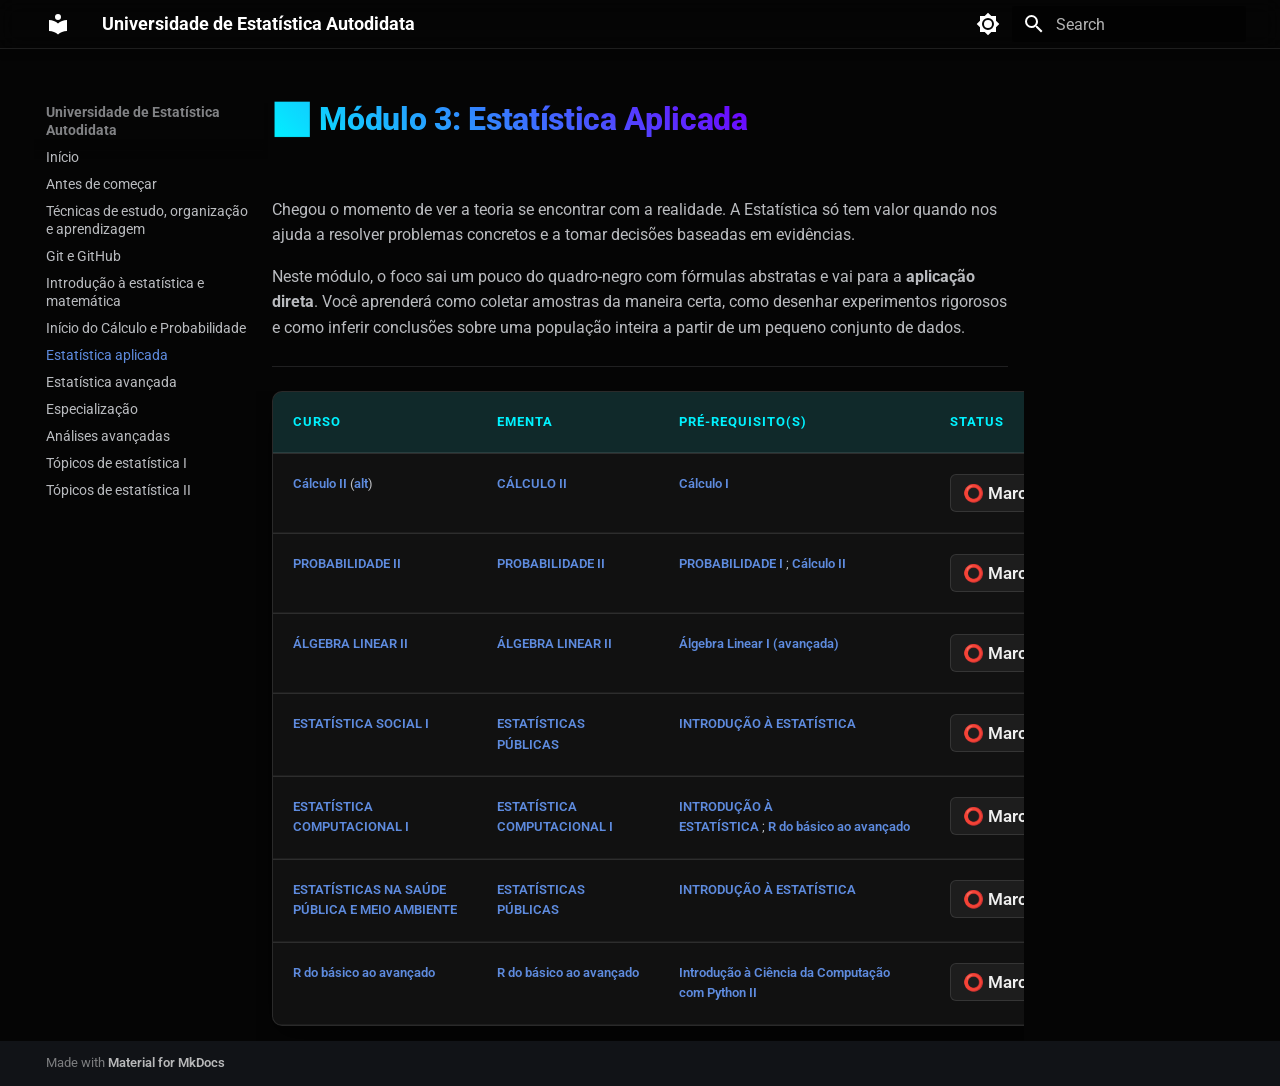
<file: 06-estatistica-aplicada/index.html>
<!doctype html>
<html lang="en" class="no-js">
  <head>
    
      <meta charset="utf-8">
      <meta name="viewport" content="width=device-width,initial-scale=1">
      
        <meta name="description" content="Um caminho open-source para educação autodidata em estatística">
      
      
      
        <link rel="canonical" href="https://NandesLima.github.io/estatistica/06-estatistica-aplicada/">
      
      
        <link rel="prev" href="../05-inicio-do-calculo-e-probabilidade/">
      
      
        <link rel="next" href="../07-estatistica-avancada/">
      
      
        
      
      
      <link rel="icon" href="../assets/images/favicon.png">
      <meta name="generator" content="mkdocs-1.6.1, mkdocs-material-9.7.6">
    
    
      
        <title>Estatística aplicada - Universidade de Estatística Autodidata</title>
      
    
    
      <link rel="stylesheet" href="../assets/stylesheets/main.484c7ddc.min.css">
      
        
        <link rel="stylesheet" href="../assets/stylesheets/palette.ab4e12ef.min.css">
      
      


    
    
      
    
    
      
        
        
        <link rel="preconnect" href="https://fonts.gstatic.com" crossorigin>
        <link rel="stylesheet" href="https://fonts.googleapis.com/css?family=Roboto:300,300i,400,400i,700,700i%7CRoboto+Mono:400,400i,700,700i&display=fallback">
        <style>:root{--md-text-font:"Roboto";--md-code-font:"Roboto Mono"}</style>
      
    
    
      <link rel="stylesheet" href="../stylesheets/custom.css">
    
      <link rel="stylesheet" href="../stylesheets/global-modern.css">
    
    <script>__md_scope=new URL("..",location),__md_hash=e=>[...e].reduce(((e,_)=>(e<<5)-e+_.charCodeAt(0)),0),__md_get=(e,_=localStorage,t=__md_scope)=>JSON.parse(_.getItem(t.pathname+"."+e)),__md_set=(e,_,t=localStorage,a=__md_scope)=>{try{t.setItem(a.pathname+"."+e,JSON.stringify(_))}catch(e){}}</script>
    
      

    
    
  </head>
  
  
    
    
      
    
    
    
    
    <body dir="ltr" data-md-color-scheme="slate" data-md-color-primary="black" data-md-color-accent="indigo">
  
    
    <input class="md-toggle" data-md-toggle="drawer" type="checkbox" id="__drawer" autocomplete="off">
    <input class="md-toggle" data-md-toggle="search" type="checkbox" id="__search" autocomplete="off">
    <label class="md-overlay" for="__drawer"></label>
    <div data-md-component="skip">
      
        
        <a href="#modulo-3-estatistica-aplicada" class="md-skip">
          Skip to content
        </a>
      
    </div>
    <div data-md-component="announce">
      
    </div>
    
    
      

  

<header class="md-header md-header--shadow" data-md-component="header">
  <nav class="md-header__inner md-grid" aria-label="Header">
    <a href=".." title="Universidade de Estatística Autodidata" class="md-header__button md-logo" aria-label="Universidade de Estatística Autodidata" data-md-component="logo">
      
  
  <svg xmlns="http://www.w3.org/2000/svg" viewBox="0 0 24 24"><path d="M12 8a3 3 0 0 0 3-3 3 3 0 0 0-3-3 3 3 0 0 0-3 3 3 3 0 0 0 3 3m0 3.54C9.64 9.35 6.5 8 3 8v11c3.5 0 6.64 1.35 9 3.54 2.36-2.19 5.5-3.54 9-3.54V8c-3.5 0-6.64 1.35-9 3.54"/></svg>

    </a>
    <label class="md-header__button md-icon" for="__drawer">
      
      <svg xmlns="http://www.w3.org/2000/svg" viewBox="0 0 24 24"><path d="M3 6h18v2H3zm0 5h18v2H3zm0 5h18v2H3z"/></svg>
    </label>
    <div class="md-header__title" data-md-component="header-title">
      <div class="md-header__ellipsis">
        <div class="md-header__topic">
          <span class="md-ellipsis">
            Universidade de Estatística Autodidata
          </span>
        </div>
        <div class="md-header__topic" data-md-component="header-topic">
          <span class="md-ellipsis">
            
              Estatística aplicada
            
          </span>
        </div>
      </div>
    </div>
    
      
        <form class="md-header__option" data-md-component="palette">
  
    
    
    
    <input class="md-option" data-md-color-media="" data-md-color-scheme="slate" data-md-color-primary="black" data-md-color-accent="indigo"  aria-label="Mudar para modo noturno"  type="radio" name="__palette" id="__palette_0">
    
      <label class="md-header__button md-icon" title="Mudar para modo noturno" for="__palette_1" hidden>
        <svg xmlns="http://www.w3.org/2000/svg" viewBox="0 0 24 24"><path d="M12 8a4 4 0 0 0-4 4 4 4 0 0 0 4 4 4 4 0 0 0 4-4 4 4 0 0 0-4-4m0 10a6 6 0 0 1-6-6 6 6 0 0 1 6-6 6 6 0 0 1 6 6 6 6 0 0 1-6 6m8-9.31V4h-4.69L12 .69 8.69 4H4v4.69L.69 12 4 15.31V20h4.69L12 23.31 15.31 20H20v-4.69L23.31 12z"/></svg>
      </label>
    
  
    
    
    
    <input class="md-option" data-md-color-media="" data-md-color-scheme="slate" data-md-color-primary="black" data-md-color-accent="indigo"  aria-label="Mudar para modo claro"  type="radio" name="__palette" id="__palette_1">
    
      <label class="md-header__button md-icon" title="Mudar para modo claro" for="__palette_0" hidden>
        <svg xmlns="http://www.w3.org/2000/svg" viewBox="0 0 24 24"><path d="M12 18c-.89 0-1.74-.2-2.5-.55C11.56 16.5 13 14.42 13 12s-1.44-4.5-3.5-5.45C10.26 6.2 11.11 6 12 6a6 6 0 0 1 6 6 6 6 0 0 1-6 6m8-9.31V4h-4.69L12 .69 8.69 4H4v4.69L.69 12 4 15.31V20h4.69L12 23.31 15.31 20H20v-4.69L23.31 12z"/></svg>
      </label>
    
  
</form>
      
    
    
      <script>var palette=__md_get("__palette");if(palette&&palette.color){if("(prefers-color-scheme)"===palette.color.media){var media=matchMedia("(prefers-color-scheme: light)"),input=document.querySelector(media.matches?"[data-md-color-media='(prefers-color-scheme: light)']":"[data-md-color-media='(prefers-color-scheme: dark)']");palette.color.media=input.getAttribute("data-md-color-media"),palette.color.scheme=input.getAttribute("data-md-color-scheme"),palette.color.primary=input.getAttribute("data-md-color-primary"),palette.color.accent=input.getAttribute("data-md-color-accent")}for(var[key,value]of Object.entries(palette.color))document.body.setAttribute("data-md-color-"+key,value)}</script>
    
    
    
      
      
        <label class="md-header__button md-icon" for="__search">
          
          <svg xmlns="http://www.w3.org/2000/svg" viewBox="0 0 24 24"><path d="M9.5 3A6.5 6.5 0 0 1 16 9.5c0 1.61-.59 3.09-1.56 4.23l.27.27h.79l5 5-1.5 1.5-5-5v-.79l-.27-.27A6.52 6.52 0 0 1 9.5 16 6.5 6.5 0 0 1 3 9.5 6.5 6.5 0 0 1 9.5 3m0 2C7 5 5 7 5 9.5S7 14 9.5 14 14 12 14 9.5 12 5 9.5 5"/></svg>
        </label>
        <div class="md-search" data-md-component="search" role="dialog">
  <label class="md-search__overlay" for="__search"></label>
  <div class="md-search__inner" role="search">
    <form class="md-search__form" name="search">
      <input type="text" class="md-search__input" name="query" aria-label="Search" placeholder="Search" autocapitalize="off" autocorrect="off" autocomplete="off" spellcheck="false" data-md-component="search-query" required>
      <label class="md-search__icon md-icon" for="__search">
        
        <svg xmlns="http://www.w3.org/2000/svg" viewBox="0 0 24 24"><path d="M9.5 3A6.5 6.5 0 0 1 16 9.5c0 1.61-.59 3.09-1.56 4.23l.27.27h.79l5 5-1.5 1.5-5-5v-.79l-.27-.27A6.52 6.52 0 0 1 9.5 16 6.5 6.5 0 0 1 3 9.5 6.5 6.5 0 0 1 9.5 3m0 2C7 5 5 7 5 9.5S7 14 9.5 14 14 12 14 9.5 12 5 9.5 5"/></svg>
        
        <svg xmlns="http://www.w3.org/2000/svg" viewBox="0 0 24 24"><path d="M20 11v2H8l5.5 5.5-1.42 1.42L4.16 12l7.92-7.92L13.5 5.5 8 11z"/></svg>
      </label>
      <nav class="md-search__options" aria-label="Search">
        
        <button type="reset" class="md-search__icon md-icon" title="Clear" aria-label="Clear" tabindex="-1">
          
          <svg xmlns="http://www.w3.org/2000/svg" viewBox="0 0 24 24"><path d="M19 6.41 17.59 5 12 10.59 6.41 5 5 6.41 10.59 12 5 17.59 6.41 19 12 13.41 17.59 19 19 17.59 13.41 12z"/></svg>
        </button>
      </nav>
      
        <div class="md-search__suggest" data-md-component="search-suggest"></div>
      
    </form>
    <div class="md-search__output">
      <div class="md-search__scrollwrap" tabindex="0" data-md-scrollfix>
        <div class="md-search-result" data-md-component="search-result">
          <div class="md-search-result__meta">
            Initializing search
          </div>
          <ol class="md-search-result__list" role="presentation"></ol>
        </div>
      </div>
    </div>
  </div>
</div>
      
    
    
  </nav>
  
</header>
    
    <div class="md-container" data-md-component="container">
      
      
        
          
        
      
      <main class="md-main" data-md-component="main">
        <div class="md-main__inner md-grid">
          
            
              
              <div class="md-sidebar md-sidebar--primary" data-md-component="sidebar" data-md-type="navigation" >
                <div class="md-sidebar__scrollwrap">
                  <div class="md-sidebar__inner">
                    



<nav class="md-nav md-nav--primary" aria-label="Navigation" data-md-level="0">
  <label class="md-nav__title" for="__drawer">
    <a href=".." title="Universidade de Estatística Autodidata" class="md-nav__button md-logo" aria-label="Universidade de Estatística Autodidata" data-md-component="logo">
      
  
  <svg xmlns="http://www.w3.org/2000/svg" viewBox="0 0 24 24"><path d="M12 8a3 3 0 0 0 3-3 3 3 0 0 0-3-3 3 3 0 0 0-3 3 3 3 0 0 0 3 3m0 3.54C9.64 9.35 6.5 8 3 8v11c3.5 0 6.64 1.35 9 3.54 2.36-2.19 5.5-3.54 9-3.54V8c-3.5 0-6.64 1.35-9 3.54"/></svg>

    </a>
    Universidade de Estatística Autodidata
  </label>
  
  <ul class="md-nav__list" data-md-scrollfix>
    
      
      
  
  
  
  
    <li class="md-nav__item">
      <a href=".." class="md-nav__link">
        
  
  
  <span class="md-ellipsis">
    
  
    Início
  

    
  </span>
  
  

      </a>
    </li>
  

    
      
      
  
  
  
  
    <li class="md-nav__item">
      <a href="../01-antes-de-comecar/" class="md-nav__link">
        
  
  
  <span class="md-ellipsis">
    
  
    Antes de começar
  

    
  </span>
  
  

      </a>
    </li>
  

    
      
      
  
  
  
  
    <li class="md-nav__item">
      <a href="../02-tecnicas-de-estudo-organizacao-e-aprendizagem/" class="md-nav__link">
        
  
  
  <span class="md-ellipsis">
    
  
    Técnicas de estudo, organização e aprendizagem
  

    
  </span>
  
  

      </a>
    </li>
  

    
      
      
  
  
  
  
    <li class="md-nav__item">
      <a href="../03-git-e-github/" class="md-nav__link">
        
  
  
  <span class="md-ellipsis">
    
  
    Git e GitHub
  

    
  </span>
  
  

      </a>
    </li>
  

    
      
      
  
  
  
  
    <li class="md-nav__item">
      <a href="../04-introducao-%C3%A0-estatistica-e-matematica/" class="md-nav__link">
        
  
  
  <span class="md-ellipsis">
    
  
    Introdução à estatística e matemática
  

    
  </span>
  
  

      </a>
    </li>
  

    
      
      
  
  
  
  
    <li class="md-nav__item">
      <a href="../05-inicio-do-calculo-e-probabilidade/" class="md-nav__link">
        
  
  
  <span class="md-ellipsis">
    
  
    Início do Cálculo e Probabilidade
  

    
  </span>
  
  

      </a>
    </li>
  

    
      
      
  
  
    
  
  
  
    <li class="md-nav__item md-nav__item--active">
      
      <input class="md-nav__toggle md-toggle" type="checkbox" id="__toc">
      
      
        
      
      
      <a href="./" class="md-nav__link md-nav__link--active">
        
  
  
  <span class="md-ellipsis">
    
  
    Estatística aplicada
  

    
  </span>
  
  

      </a>
      
    </li>
  

    
      
      
  
  
  
  
    <li class="md-nav__item">
      <a href="../07-estatistica-avancada/" class="md-nav__link">
        
  
  
  <span class="md-ellipsis">
    
  
    Estatística avançada
  

    
  </span>
  
  

      </a>
    </li>
  

    
      
      
  
  
  
  
    <li class="md-nav__item">
      <a href="../08-especializacao/" class="md-nav__link">
        
  
  
  <span class="md-ellipsis">
    
  
    Especialização
  

    
  </span>
  
  

      </a>
    </li>
  

    
      
      
  
  
  
  
    <li class="md-nav__item">
      <a href="../09-analises-avancadas/" class="md-nav__link">
        
  
  
  <span class="md-ellipsis">
    
  
    Análises avançadas
  

    
  </span>
  
  

      </a>
    </li>
  

    
      
      
  
  
  
  
    <li class="md-nav__item">
      <a href="../10-topicos-de-estatistica-i/" class="md-nav__link">
        
  
  
  <span class="md-ellipsis">
    
  
    Tópicos de estatística I
  

    
  </span>
  
  

      </a>
    </li>
  

    
      
      
  
  
  
  
    <li class="md-nav__item">
      <a href="../11-topicos-de-estatistica-ii/" class="md-nav__link">
        
  
  
  <span class="md-ellipsis">
    
  
    Tópicos de estatística II
  

    
  </span>
  
  

      </a>
    </li>
  

    
  </ul>
</nav>
                  </div>
                </div>
              </div>
            
            
              
              <div class="md-sidebar md-sidebar--secondary" data-md-component="sidebar" data-md-type="toc" >
                <div class="md-sidebar__scrollwrap">
                  <div class="md-sidebar__inner">
                    

<nav class="md-nav md-nav--secondary" aria-label="Table of contents">
  
  
  
    
  
  
</nav>
                  </div>
                </div>
              </div>
            
          
          
            <div class="md-content" data-md-component="content">
              
              <article class="md-content__inner md-typeset">
                
                  



<h1 id="modulo-3-estatistica-aplicada">📊 Módulo 3: Estatística Aplicada</h1>
<p>Chegou o momento de ver a teoria se encontrar com a realidade. A Estatística só tem valor quando nos ajuda a resolver problemas concretos e a tomar decisões baseadas em evidências.</p>
<p>Neste módulo, o foco sai um pouco do quadro-negro com fórmulas abstratas e vai para a <strong>aplicação direta</strong>. Você aprenderá como coletar amostras da maneira certa, como desenhar experimentos rigorosos e como inferir conclusões sobre uma população inteira a partir de um pequeno conjunto de dados.</p>
<hr />
<table>
<thead>
<tr>
<th><strong>Curso</strong></th>
<th><strong>Ementa</strong></th>
<th><strong>Pré-requisito(s)</strong></th>
</tr>
</thead>
<tbody>
<tr>
<td><a href="https://www.youtube.com/playlist?list=PLxI8Can9yAHeZfF4HwiVmv4D6n3acKLER">Cálculo II</a> (<a href="https://integra.univesp.br/courses/2405">alt</a>)</td>
<td><a href="http://ence.ibge.gov.br/images/ence/doc/bacharelado/Ementas_atualizacao_nov2019/MAT021.pdf">CÁLCULO II</a></td>
<td><a href="https://www.youtube.com/playlist?list=PL2D9B691A704C6F7B">Cálculo I</a></td>
</tr>
<tr>
<td><a href="https://www.youtube.com/playlist?list=PLo4jXE-LdDTTp2P9aXQVbJfGrzCCbK4WI">PROBABILIDADE II</a></td>
<td><a href="http://ence.ibge.gov.br/images/ence/doc/bacharelado/Ementas_atualizacao_nov2019/EST031.pdf">PROBABILIDADE II</a></td>
<td><a href="https://www.youtube.com/playlist?list=PL5nbzsxqG2FOqyUPu_SHNFznUAuZMLCJI">PROBABILIDADE I</a> ; <a href="https://www.youtube.com/playlist?list=PLxI8Can9yAHeZfF4HwiVmv4D6n3acKLER">Cálculo II</a></td>
</tr>
<tr>
<td><a href="https://www.youtube.com/playlist?list=PLMR4r7Hff-07HoFyyJmP4i5sgsHl8fsce">ÁLGEBRA LINEAR II</a></td>
<td><a href="http://ence.ibge.gov.br/images/ence/doc/bacharelado/Ementas_atualizacao_nov2019/MAT032.pdf">ÁLGEBRA LINEAR II</a></td>
<td><a href="https://www.youtube.com/playlist?list=PL2xox8ncv81WXIutzWJDQ7E78riZqJClA">Álgebra Linear I (avançada)</a></td>
</tr>
<tr>
<td><a href="https://www.youtube.com/playlist?list=PL5nbzsxqG2FNf39VLnK6B8oNaMagUy-vj">ESTATÍSTICA SOCIAL I</a></td>
<td><a href="http://ence.ibge.gov.br/images/ence/doc/bacharelado/Ementas_atualizacao_nov2019/EST033.pdf">ESTATÍSTICAS PÚBLICAS</a></td>
<td><a href="https://www.youtube.com/playlist?list=PL5nbzsxqG2FNVUNG9MA6eQZ1mZLIiRIm-">INTRODUÇÃO À ESTATÍSTICA</a></td>
</tr>
<tr>
<td><a href="https://www.youtube.com/playlist?list=PLUUx2DlFul6LjL3K9AZT2nTlyZ4o38tE7">ESTATÍSTICA COMPUTACIONAL I</a></td>
<td><a href="http://ence.ibge.gov.br/images/ence/doc/bacharelado/Ementas_atualizacao_nov2019/EST032.pdf">ESTATÍSTICA COMPUTACIONAL I</a></td>
<td><a href="https://www.youtube.com/playlist?list=PL5nbzsxqG2FNVUNG9MA6eQZ1mZLIiRIm-">INTRODUÇÃO À ESTATÍSTICA</a> ; <a href="https://www.youtube.com/playlist?list=PLSYhm4WnLPLBciaJOvx25ohO8yaxmae8k">R do básico ao avançado</a></td>
</tr>
<tr>
<td><a href="https://www.youtube.com/playlist?list=PLwArTm6KY2Y9mNAZaEdL_tPlhFalF16-Y">ESTATÍSTICAS NA SAÚDE PÚBLICA E MEIO AMBIENTE</a></td>
<td><a href="http://ence.ibge.gov.br/images/ence/doc/bacharelado/Ementas_atualizacao_nov2019/EST033.pdf">ESTATÍSTICAS PÚBLICAS</a></td>
<td><a href="https://www.youtube.com/playlist?list=PL5nbzsxqG2FNVUNG9MA6eQZ1mZLIiRIm-">INTRODUÇÃO À ESTATÍSTICA</a></td>
</tr>
<tr>
<td><a href="https://www.youtube.com/playlist?list=PLSYhm4WnLPLBciaJOvx25ohO8yaxmae8k">R do básico ao avançado</a></td>
<td><a href="https://www.youtube.com/playlist?list=PLSYhm4WnLPLBciaJOvx25ohO8yaxmae8k">R do básico ao avançado</a></td>
<td><a href="https://pt.coursera.org/learn/ciencia-computacao-python-conceitos-2">Introdução à Ciência da Computação com Python II</a></td>
</tr>
</tbody>
</table>












                
              </article>
            </div>
          
          
<script>var target=document.getElementById(location.hash.slice(1));target&&target.name&&(target.checked=target.name.startsWith("__tabbed_"))</script>
        </div>
        
          <button type="button" class="md-top md-icon" data-md-component="top" hidden>
  
  <svg xmlns="http://www.w3.org/2000/svg" viewBox="0 0 24 24"><path d="M13 20h-2V8l-5.5 5.5-1.42-1.42L12 4.16l7.92 7.92-1.42 1.42L13 8z"/></svg>
  Back to top
</button>
        
      </main>
      
        <footer class="md-footer">
  
  <div class="md-footer-meta md-typeset">
    <div class="md-footer-meta__inner md-grid">
      <div class="md-copyright">
  
  
    Made with
    <a href="https://squidfunk.github.io/mkdocs-material/" target="_blank" rel="noopener">
      Material for MkDocs
    </a>
  
</div>
      
    </div>
  </div>
</footer>
      
    </div>
    <div class="md-dialog" data-md-component="dialog">
      <div class="md-dialog__inner md-typeset"></div>
    </div>
    
    
    
      
      
      <script id="__config" type="application/json">{"annotate": null, "base": "..", "features": ["navigation.sections", "navigation.top", "search.suggest", "search.highlight"], "search": "../assets/javascripts/workers/search.2c215733.min.js", "tags": null, "translations": {"clipboard.copied": "Copied to clipboard", "clipboard.copy": "Copy to clipboard", "search.result.more.one": "1 more on this page", "search.result.more.other": "# more on this page", "search.result.none": "No matching documents", "search.result.one": "1 matching document", "search.result.other": "# matching documents", "search.result.placeholder": "Type to start searching", "search.result.term.missing": "Missing", "select.version": "Select version"}, "version": null}</script>
    
    
      <script src="../assets/javascripts/bundle.79ae519e.min.js"></script>
      
        <script src="../javascripts/progress.js"></script>
      
    
  </body>
</html>
</file>
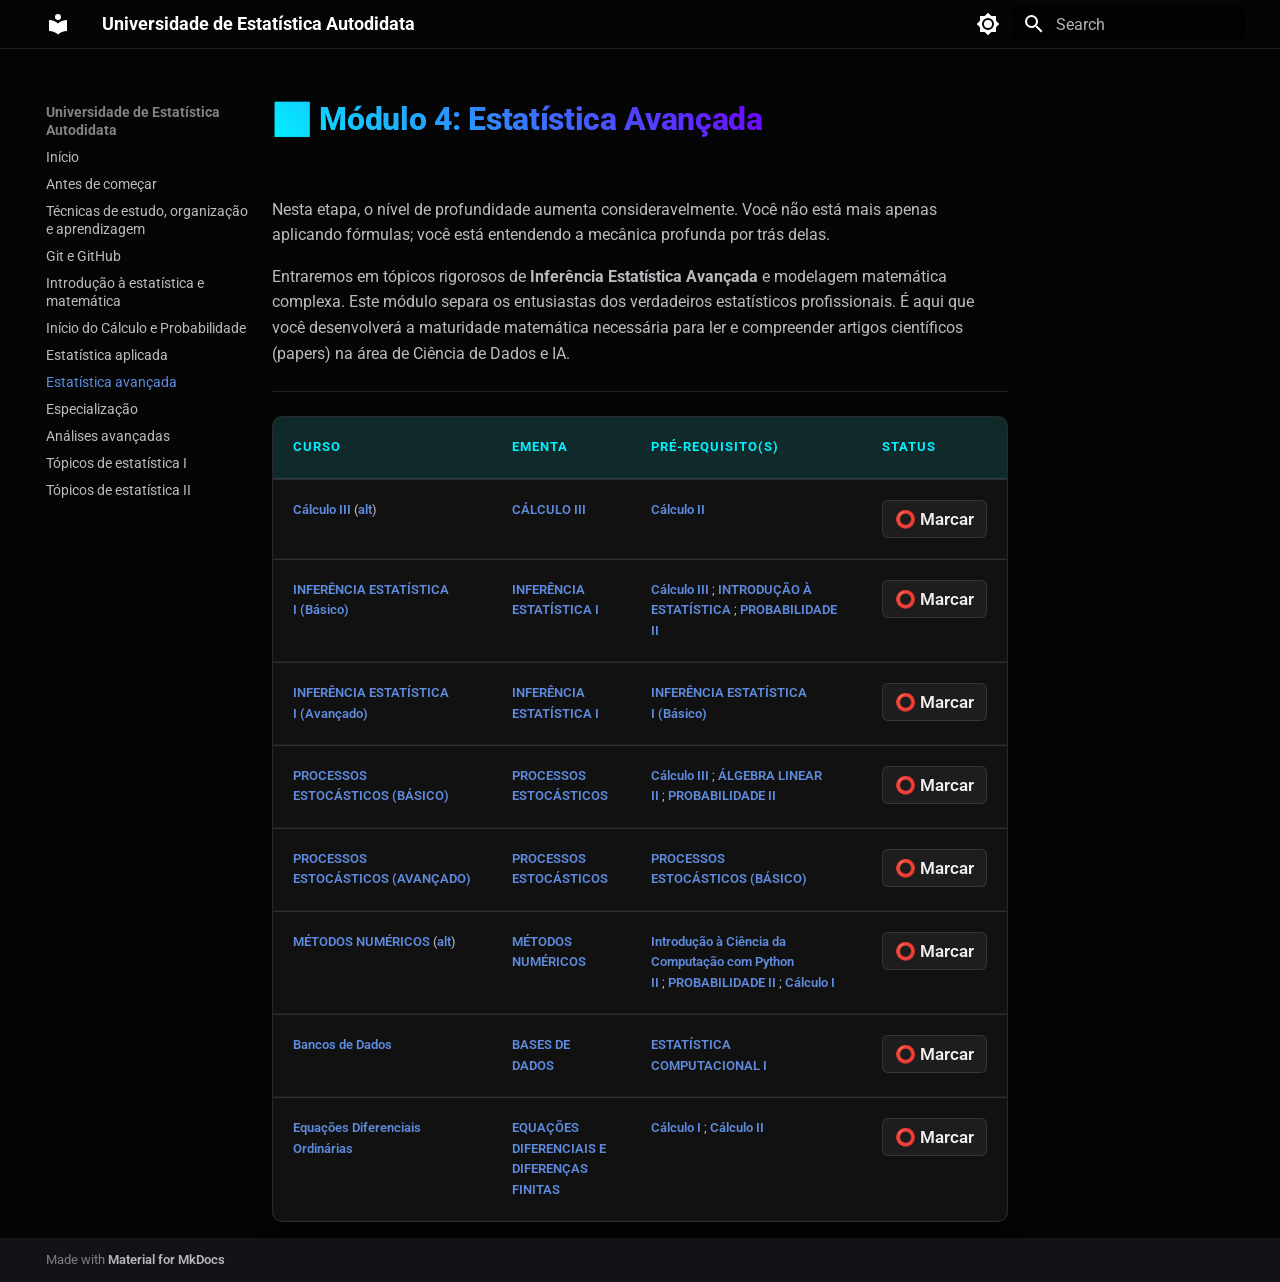
<file: 07-estatistica-avancada/index.html>
<!doctype html>
<html lang="en" class="no-js">
  <head>
    
      <meta charset="utf-8">
      <meta name="viewport" content="width=device-width,initial-scale=1">
      
        <meta name="description" content="Um caminho open-source para educação autodidata em estatística">
      
      
      
        <link rel="canonical" href="https://NandesLima.github.io/estatistica/07-estatistica-avancada/">
      
      
        <link rel="prev" href="../06-estatistica-aplicada/">
      
      
        <link rel="next" href="../08-especializacao/">
      
      
        
      
      
      <link rel="icon" href="../assets/images/favicon.png">
      <meta name="generator" content="mkdocs-1.6.1, mkdocs-material-9.7.6">
    
    
      
        <title>Estatística avançada - Universidade de Estatística Autodidata</title>
      
    
    
      <link rel="stylesheet" href="../assets/stylesheets/main.484c7ddc.min.css">
      
        
        <link rel="stylesheet" href="../assets/stylesheets/palette.ab4e12ef.min.css">
      
      


    
    
      
    
    
      
        
        
        <link rel="preconnect" href="https://fonts.gstatic.com" crossorigin>
        <link rel="stylesheet" href="https://fonts.googleapis.com/css?family=Roboto:300,300i,400,400i,700,700i%7CRoboto+Mono:400,400i,700,700i&display=fallback">
        <style>:root{--md-text-font:"Roboto";--md-code-font:"Roboto Mono"}</style>
      
    
    
      <link rel="stylesheet" href="../stylesheets/custom.css">
    
      <link rel="stylesheet" href="../stylesheets/global-modern.css">
    
    <script>__md_scope=new URL("..",location),__md_hash=e=>[...e].reduce(((e,_)=>(e<<5)-e+_.charCodeAt(0)),0),__md_get=(e,_=localStorage,t=__md_scope)=>JSON.parse(_.getItem(t.pathname+"."+e)),__md_set=(e,_,t=localStorage,a=__md_scope)=>{try{t.setItem(a.pathname+"."+e,JSON.stringify(_))}catch(e){}}</script>
    
      

    
    
  </head>
  
  
    
    
      
    
    
    
    
    <body dir="ltr" data-md-color-scheme="slate" data-md-color-primary="black" data-md-color-accent="indigo">
  
    
    <input class="md-toggle" data-md-toggle="drawer" type="checkbox" id="__drawer" autocomplete="off">
    <input class="md-toggle" data-md-toggle="search" type="checkbox" id="__search" autocomplete="off">
    <label class="md-overlay" for="__drawer"></label>
    <div data-md-component="skip">
      
        
        <a href="#modulo-4-estatistica-avancada" class="md-skip">
          Skip to content
        </a>
      
    </div>
    <div data-md-component="announce">
      
    </div>
    
    
      

  

<header class="md-header md-header--shadow" data-md-component="header">
  <nav class="md-header__inner md-grid" aria-label="Header">
    <a href=".." title="Universidade de Estatística Autodidata" class="md-header__button md-logo" aria-label="Universidade de Estatística Autodidata" data-md-component="logo">
      
  
  <svg xmlns="http://www.w3.org/2000/svg" viewBox="0 0 24 24"><path d="M12 8a3 3 0 0 0 3-3 3 3 0 0 0-3-3 3 3 0 0 0-3 3 3 3 0 0 0 3 3m0 3.54C9.64 9.35 6.5 8 3 8v11c3.5 0 6.64 1.35 9 3.54 2.36-2.19 5.5-3.54 9-3.54V8c-3.5 0-6.64 1.35-9 3.54"/></svg>

    </a>
    <label class="md-header__button md-icon" for="__drawer">
      
      <svg xmlns="http://www.w3.org/2000/svg" viewBox="0 0 24 24"><path d="M3 6h18v2H3zm0 5h18v2H3zm0 5h18v2H3z"/></svg>
    </label>
    <div class="md-header__title" data-md-component="header-title">
      <div class="md-header__ellipsis">
        <div class="md-header__topic">
          <span class="md-ellipsis">
            Universidade de Estatística Autodidata
          </span>
        </div>
        <div class="md-header__topic" data-md-component="header-topic">
          <span class="md-ellipsis">
            
              Estatística avançada
            
          </span>
        </div>
      </div>
    </div>
    
      
        <form class="md-header__option" data-md-component="palette">
  
    
    
    
    <input class="md-option" data-md-color-media="" data-md-color-scheme="slate" data-md-color-primary="black" data-md-color-accent="indigo"  aria-label="Mudar para modo noturno"  type="radio" name="__palette" id="__palette_0">
    
      <label class="md-header__button md-icon" title="Mudar para modo noturno" for="__palette_1" hidden>
        <svg xmlns="http://www.w3.org/2000/svg" viewBox="0 0 24 24"><path d="M12 8a4 4 0 0 0-4 4 4 4 0 0 0 4 4 4 4 0 0 0 4-4 4 4 0 0 0-4-4m0 10a6 6 0 0 1-6-6 6 6 0 0 1 6-6 6 6 0 0 1 6 6 6 6 0 0 1-6 6m8-9.31V4h-4.69L12 .69 8.69 4H4v4.69L.69 12 4 15.31V20h4.69L12 23.31 15.31 20H20v-4.69L23.31 12z"/></svg>
      </label>
    
  
    
    
    
    <input class="md-option" data-md-color-media="" data-md-color-scheme="slate" data-md-color-primary="black" data-md-color-accent="indigo"  aria-label="Mudar para modo claro"  type="radio" name="__palette" id="__palette_1">
    
      <label class="md-header__button md-icon" title="Mudar para modo claro" for="__palette_0" hidden>
        <svg xmlns="http://www.w3.org/2000/svg" viewBox="0 0 24 24"><path d="M12 18c-.89 0-1.74-.2-2.5-.55C11.56 16.5 13 14.42 13 12s-1.44-4.5-3.5-5.45C10.26 6.2 11.11 6 12 6a6 6 0 0 1 6 6 6 6 0 0 1-6 6m8-9.31V4h-4.69L12 .69 8.69 4H4v4.69L.69 12 4 15.31V20h4.69L12 23.31 15.31 20H20v-4.69L23.31 12z"/></svg>
      </label>
    
  
</form>
      
    
    
      <script>var palette=__md_get("__palette");if(palette&&palette.color){if("(prefers-color-scheme)"===palette.color.media){var media=matchMedia("(prefers-color-scheme: light)"),input=document.querySelector(media.matches?"[data-md-color-media='(prefers-color-scheme: light)']":"[data-md-color-media='(prefers-color-scheme: dark)']");palette.color.media=input.getAttribute("data-md-color-media"),palette.color.scheme=input.getAttribute("data-md-color-scheme"),palette.color.primary=input.getAttribute("data-md-color-primary"),palette.color.accent=input.getAttribute("data-md-color-accent")}for(var[key,value]of Object.entries(palette.color))document.body.setAttribute("data-md-color-"+key,value)}</script>
    
    
    
      
      
        <label class="md-header__button md-icon" for="__search">
          
          <svg xmlns="http://www.w3.org/2000/svg" viewBox="0 0 24 24"><path d="M9.5 3A6.5 6.5 0 0 1 16 9.5c0 1.61-.59 3.09-1.56 4.23l.27.27h.79l5 5-1.5 1.5-5-5v-.79l-.27-.27A6.52 6.52 0 0 1 9.5 16 6.5 6.5 0 0 1 3 9.5 6.5 6.5 0 0 1 9.5 3m0 2C7 5 5 7 5 9.5S7 14 9.5 14 14 12 14 9.5 12 5 9.5 5"/></svg>
        </label>
        <div class="md-search" data-md-component="search" role="dialog">
  <label class="md-search__overlay" for="__search"></label>
  <div class="md-search__inner" role="search">
    <form class="md-search__form" name="search">
      <input type="text" class="md-search__input" name="query" aria-label="Search" placeholder="Search" autocapitalize="off" autocorrect="off" autocomplete="off" spellcheck="false" data-md-component="search-query" required>
      <label class="md-search__icon md-icon" for="__search">
        
        <svg xmlns="http://www.w3.org/2000/svg" viewBox="0 0 24 24"><path d="M9.5 3A6.5 6.5 0 0 1 16 9.5c0 1.61-.59 3.09-1.56 4.23l.27.27h.79l5 5-1.5 1.5-5-5v-.79l-.27-.27A6.52 6.52 0 0 1 9.5 16 6.5 6.5 0 0 1 3 9.5 6.5 6.5 0 0 1 9.5 3m0 2C7 5 5 7 5 9.5S7 14 9.5 14 14 12 14 9.5 12 5 9.5 5"/></svg>
        
        <svg xmlns="http://www.w3.org/2000/svg" viewBox="0 0 24 24"><path d="M20 11v2H8l5.5 5.5-1.42 1.42L4.16 12l7.92-7.92L13.5 5.5 8 11z"/></svg>
      </label>
      <nav class="md-search__options" aria-label="Search">
        
        <button type="reset" class="md-search__icon md-icon" title="Clear" aria-label="Clear" tabindex="-1">
          
          <svg xmlns="http://www.w3.org/2000/svg" viewBox="0 0 24 24"><path d="M19 6.41 17.59 5 12 10.59 6.41 5 5 6.41 10.59 12 5 17.59 6.41 19 12 13.41 17.59 19 19 17.59 13.41 12z"/></svg>
        </button>
      </nav>
      
        <div class="md-search__suggest" data-md-component="search-suggest"></div>
      
    </form>
    <div class="md-search__output">
      <div class="md-search__scrollwrap" tabindex="0" data-md-scrollfix>
        <div class="md-search-result" data-md-component="search-result">
          <div class="md-search-result__meta">
            Initializing search
          </div>
          <ol class="md-search-result__list" role="presentation"></ol>
        </div>
      </div>
    </div>
  </div>
</div>
      
    
    
  </nav>
  
</header>
    
    <div class="md-container" data-md-component="container">
      
      
        
          
        
      
      <main class="md-main" data-md-component="main">
        <div class="md-main__inner md-grid">
          
            
              
              <div class="md-sidebar md-sidebar--primary" data-md-component="sidebar" data-md-type="navigation" >
                <div class="md-sidebar__scrollwrap">
                  <div class="md-sidebar__inner">
                    



<nav class="md-nav md-nav--primary" aria-label="Navigation" data-md-level="0">
  <label class="md-nav__title" for="__drawer">
    <a href=".." title="Universidade de Estatística Autodidata" class="md-nav__button md-logo" aria-label="Universidade de Estatística Autodidata" data-md-component="logo">
      
  
  <svg xmlns="http://www.w3.org/2000/svg" viewBox="0 0 24 24"><path d="M12 8a3 3 0 0 0 3-3 3 3 0 0 0-3-3 3 3 0 0 0-3 3 3 3 0 0 0 3 3m0 3.54C9.64 9.35 6.5 8 3 8v11c3.5 0 6.64 1.35 9 3.54 2.36-2.19 5.5-3.54 9-3.54V8c-3.5 0-6.64 1.35-9 3.54"/></svg>

    </a>
    Universidade de Estatística Autodidata
  </label>
  
  <ul class="md-nav__list" data-md-scrollfix>
    
      
      
  
  
  
  
    <li class="md-nav__item">
      <a href=".." class="md-nav__link">
        
  
  
  <span class="md-ellipsis">
    
  
    Início
  

    
  </span>
  
  

      </a>
    </li>
  

    
      
      
  
  
  
  
    <li class="md-nav__item">
      <a href="../01-antes-de-comecar/" class="md-nav__link">
        
  
  
  <span class="md-ellipsis">
    
  
    Antes de começar
  

    
  </span>
  
  

      </a>
    </li>
  

    
      
      
  
  
  
  
    <li class="md-nav__item">
      <a href="../02-tecnicas-de-estudo-organizacao-e-aprendizagem/" class="md-nav__link">
        
  
  
  <span class="md-ellipsis">
    
  
    Técnicas de estudo, organização e aprendizagem
  

    
  </span>
  
  

      </a>
    </li>
  

    
      
      
  
  
  
  
    <li class="md-nav__item">
      <a href="../03-git-e-github/" class="md-nav__link">
        
  
  
  <span class="md-ellipsis">
    
  
    Git e GitHub
  

    
  </span>
  
  

      </a>
    </li>
  

    
      
      
  
  
  
  
    <li class="md-nav__item">
      <a href="../04-introducao-%C3%A0-estatistica-e-matematica/" class="md-nav__link">
        
  
  
  <span class="md-ellipsis">
    
  
    Introdução à estatística e matemática
  

    
  </span>
  
  

      </a>
    </li>
  

    
      
      
  
  
  
  
    <li class="md-nav__item">
      <a href="../05-inicio-do-calculo-e-probabilidade/" class="md-nav__link">
        
  
  
  <span class="md-ellipsis">
    
  
    Início do Cálculo e Probabilidade
  

    
  </span>
  
  

      </a>
    </li>
  

    
      
      
  
  
  
  
    <li class="md-nav__item">
      <a href="../06-estatistica-aplicada/" class="md-nav__link">
        
  
  
  <span class="md-ellipsis">
    
  
    Estatística aplicada
  

    
  </span>
  
  

      </a>
    </li>
  

    
      
      
  
  
    
  
  
  
    <li class="md-nav__item md-nav__item--active">
      
      <input class="md-nav__toggle md-toggle" type="checkbox" id="__toc">
      
      
        
      
      
      <a href="./" class="md-nav__link md-nav__link--active">
        
  
  
  <span class="md-ellipsis">
    
  
    Estatística avançada
  

    
  </span>
  
  

      </a>
      
    </li>
  

    
      
      
  
  
  
  
    <li class="md-nav__item">
      <a href="../08-especializacao/" class="md-nav__link">
        
  
  
  <span class="md-ellipsis">
    
  
    Especialização
  

    
  </span>
  
  

      </a>
    </li>
  

    
      
      
  
  
  
  
    <li class="md-nav__item">
      <a href="../09-analises-avancadas/" class="md-nav__link">
        
  
  
  <span class="md-ellipsis">
    
  
    Análises avançadas
  

    
  </span>
  
  

      </a>
    </li>
  

    
      
      
  
  
  
  
    <li class="md-nav__item">
      <a href="../10-topicos-de-estatistica-i/" class="md-nav__link">
        
  
  
  <span class="md-ellipsis">
    
  
    Tópicos de estatística I
  

    
  </span>
  
  

      </a>
    </li>
  

    
      
      
  
  
  
  
    <li class="md-nav__item">
      <a href="../11-topicos-de-estatistica-ii/" class="md-nav__link">
        
  
  
  <span class="md-ellipsis">
    
  
    Tópicos de estatística II
  

    
  </span>
  
  

      </a>
    </li>
  

    
  </ul>
</nav>
                  </div>
                </div>
              </div>
            
            
              
              <div class="md-sidebar md-sidebar--secondary" data-md-component="sidebar" data-md-type="toc" >
                <div class="md-sidebar__scrollwrap">
                  <div class="md-sidebar__inner">
                    

<nav class="md-nav md-nav--secondary" aria-label="Table of contents">
  
  
  
    
  
  
</nav>
                  </div>
                </div>
              </div>
            
          
          
            <div class="md-content" data-md-component="content">
              
              <article class="md-content__inner md-typeset">
                
                  



<h1 id="modulo-4-estatistica-avancada">📈 Módulo 4: Estatística Avançada</h1>
<p>Nesta etapa, o nível de profundidade aumenta consideravelmente. Você não está mais apenas aplicando fórmulas; você está entendendo a mecânica profunda por trás delas.</p>
<p>Entraremos em tópicos rigorosos de <strong>Inferência Estatística Avançada</strong> e modelagem matemática complexa. Este módulo separa os entusiastas dos verdadeiros estatísticos profissionais. É aqui que você desenvolverá a maturidade matemática necessária para ler e compreender artigos científicos (papers) na área de Ciência de Dados e IA.</p>
<hr />
<table>
<thead>
<tr>
<th><strong>Curso</strong></th>
<th><strong>Ementa</strong></th>
<th><strong>Pré-requisito(s)</strong></th>
</tr>
</thead>
<tbody>
<tr>
<td><a href="https://www.youtube.com/playlist?list=PLFBA21F349930F92F">Cálculo III</a> (<a href="https://cursos.univesp.br/courses/3002">alt</a>)</td>
<td><a href="http://ence.ibge.gov.br/images/ence/doc/bacharelado/Ementas_atualizacao_nov2019/MAT031.pdf">CÁLCULO III</a></td>
<td><a href="https://www.youtube.com/playlist?list=PLxI8Can9yAHeZfF4HwiVmv4D6n3acKLER">Cálculo II</a></td>
</tr>
<tr>
<td><a href="https://www.youtube.com/playlist?list=PLGGUBlwLP-pXEot8zN1ibOwfmFeCdyUWS">INFERÊNCIA ESTATÍSTICA I (Básico)</a></td>
<td><a href="http://ence.ibge.gov.br/images/ence/doc/bacharelado/ementas/EST041.pdf">INFERÊNCIA ESTATÍSTICA I</a></td>
<td><a href="https://www.youtube.com/playlist?list=PLFBA21F349930F92F">Cálculo III</a> ; <a href="https://www.youtube.com/playlist?list=PL5nbzsxqG2FNVUNG9MA6eQZ1mZLIiRIm-">INTRODUÇÃO À ESTATÍSTICA</a> ; <a href="https://www.youtube.com/playlist?list=PLo4jXE-LdDTTp2P9aXQVbJfGrzCCbK4WI">PROBABILIDADE II</a></td>
</tr>
<tr>
<td><a href="https://www.youtube.com/playlist?list=PLeA0ITHjteYkWfw8xcnHvLnVyTUbLsLLb">INFERÊNCIA ESTATÍSTICA I (Avançado)</a></td>
<td><a href="http://ence.ibge.gov.br/images/ence/doc/bacharelado/ementas/EST041.pdf">INFERÊNCIA ESTATÍSTICA I</a></td>
<td><a href="https://www.youtube.com/playlist?list=PLGGUBlwLP-pXEot8zN1ibOwfmFeCdyUWS">INFERÊNCIA ESTATÍSTICA I (Básico)</a></td>
</tr>
<tr>
<td><a href="https://www.youtube.com/playlist?list=PL5r8TtX-pWVffUVnkh8jzwUhdGex-QUJJ">PROCESSOS ESTOCÁSTICOS (BÁSICO)</a></td>
<td><a href="http://ence.ibge.gov.br/images/ence/doc/bacharelado/ementas/EST042.pdf">PROCESSOS ESTOCÁSTICOS</a></td>
<td><a href="https://www.youtube.com/playlist?list=PLFBA21F349930F92F">Cálculo III</a> ; <a href="https://www.youtube.com/playlist?list=PLMR4r7Hff-07HoFyyJmP4i5sgsHl8fsce">ÁLGEBRA LINEAR II</a> ; <a href="https://www.youtube.com/playlist?list=PLo4jXE-LdDTTp2P9aXQVbJfGrzCCbK4WI">PROBABILIDADE II</a></td>
</tr>
<tr>
<td><a href="https://www.youtube.com/playlist?list=PLo4jXE-LdDTR7FlYzDRwyEX4-Fe6bmpnc">PROCESSOS ESTOCÁSTICOS (AVANÇADO)</a></td>
<td><a href="http://ence.ibge.gov.br/images/ence/doc/bacharelado/ementas/EST042.pdf">PROCESSOS ESTOCÁSTICOS</a></td>
<td><a href="https://www.youtube.com/playlist?list=PL5r8TtX-pWVffUVnkh8jzwUhdGex-QUJJ">PROCESSOS ESTOCÁSTICOS (BÁSICO)</a></td>
</tr>
<tr>
<td><a href="https://integra.univesp.br/courses/2730">MÉTODOS NUMÉRICOS</a> (<a href="https://www.youtube.com/playlist?list=PLxI8Can9yAHebCIYfnSq7xoITrKOQpI0p">alt</a>)</td>
<td><a href="http://ence.ibge.gov.br/images/ence/doc/bacharelado/Ementas_atualizacao_nov2019/COM041.pdf">MÉTODOS NUMÉRICOS</a></td>
<td><a href="https://pt.coursera.org/learn/ciencia-computacao-python-conceitos-2">Introdução à Ciência da Computação com Python II</a> ; <a href="https://www.youtube.com/playlist?list=PLo4jXE-LdDTTp2P9aXQVbJfGrzCCbK4WI">PROBABILIDADE II</a> ; <a href="https://www.youtube.com/playlist?list=PL2D9B691A704C6F7B">Cálculo I</a></td>
</tr>
<tr>
<td><a href="https://cursos.univesp.br/courses/3129">Bancos de Dados</a></td>
<td><a href="http://ence.ibge.gov.br/images/ence/doc/bacharelado/Ementas_atualizacao_nov2019/atualizacao_abril_2022/EST043.pdf">BASES DE DADOS</a></td>
<td><a href="https://www.youtube.com/playlist?list=PLUUx2DlFul6LjL3K9AZT2nTlyZ4o38tE7">ESTATÍSTICA COMPUTACIONAL I</a></td>
</tr>
<tr>
<td><a href="https://www.youtube.com/playlist?list=PLo4jXE-LdDTR9q44hqm2w3NWtvyP_ZoiP">Equações Diferenciais Ordinárias</a></td>
<td><a href="http://ence.ibge.gov.br/images/ence/doc/bacharelado/Ementas_atualizacao_nov2019/INS032.pdf">EQUAÇÕES DIFERENCIAIS E DIFERENÇAS FINITAS</a></td>
<td><a href="https://www.youtube.com/playlist?list=PL2D9B691A704C6F7B">Cálculo I</a> ; <a href="https://www.youtube.com/playlist?list=PLxI8Can9yAHeZfF4HwiVmv4D6n3acKLER">Cálculo II</a></td>
</tr>
</tbody>
</table>












                
              </article>
            </div>
          
          
<script>var target=document.getElementById(location.hash.slice(1));target&&target.name&&(target.checked=target.name.startsWith("__tabbed_"))</script>
        </div>
        
          <button type="button" class="md-top md-icon" data-md-component="top" hidden>
  
  <svg xmlns="http://www.w3.org/2000/svg" viewBox="0 0 24 24"><path d="M13 20h-2V8l-5.5 5.5-1.42-1.42L12 4.16l7.92 7.92-1.42 1.42L13 8z"/></svg>
  Back to top
</button>
        
      </main>
      
        <footer class="md-footer">
  
  <div class="md-footer-meta md-typeset">
    <div class="md-footer-meta__inner md-grid">
      <div class="md-copyright">
  
  
    Made with
    <a href="https://squidfunk.github.io/mkdocs-material/" target="_blank" rel="noopener">
      Material for MkDocs
    </a>
  
</div>
      
    </div>
  </div>
</footer>
      
    </div>
    <div class="md-dialog" data-md-component="dialog">
      <div class="md-dialog__inner md-typeset"></div>
    </div>
    
    
    
      
      
      <script id="__config" type="application/json">{"annotate": null, "base": "..", "features": ["navigation.sections", "navigation.top", "search.suggest", "search.highlight"], "search": "../assets/javascripts/workers/search.2c215733.min.js", "tags": null, "translations": {"clipboard.copied": "Copied to clipboard", "clipboard.copy": "Copy to clipboard", "search.result.more.one": "1 more on this page", "search.result.more.other": "# more on this page", "search.result.none": "No matching documents", "search.result.one": "1 matching document", "search.result.other": "# matching documents", "search.result.placeholder": "Type to start searching", "search.result.term.missing": "Missing", "select.version": "Select version"}, "version": null}</script>
    
    
      <script src="../assets/javascripts/bundle.79ae519e.min.js"></script>
      
        <script src="../javascripts/progress.js"></script>
      
    
  </body>
</html>
</file>
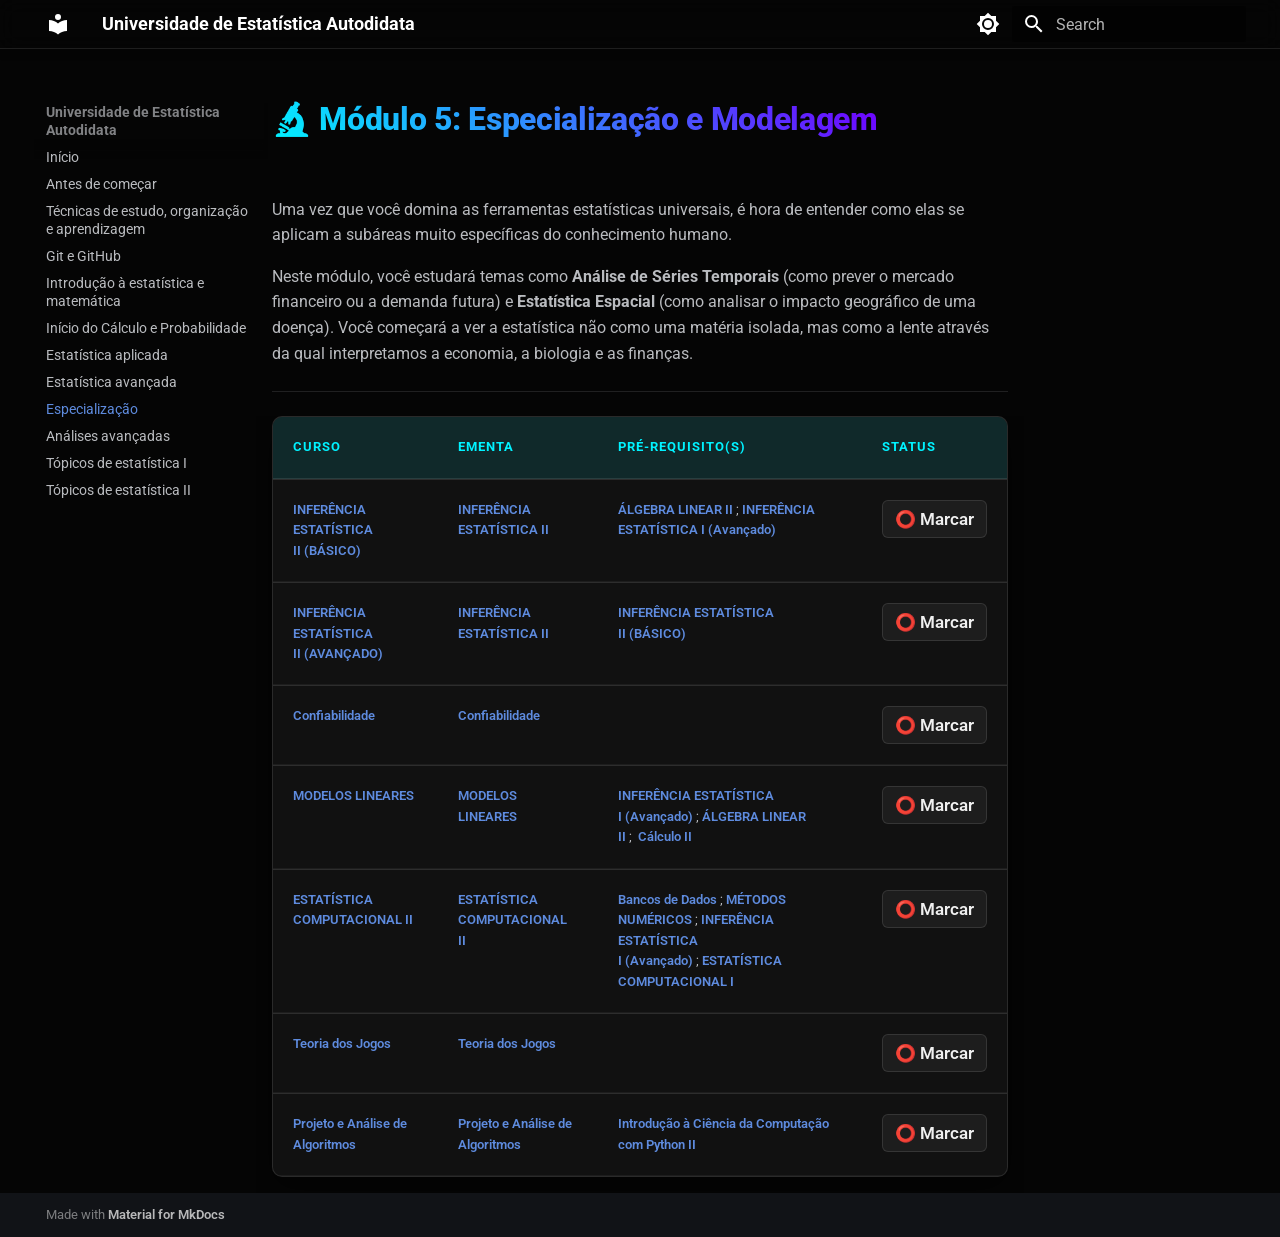
<file: 08-especializacao/index.html>
<!doctype html>
<html lang="en" class="no-js">
  <head>
    
      <meta charset="utf-8">
      <meta name="viewport" content="width=device-width,initial-scale=1">
      
        <meta name="description" content="Um caminho open-source para educação autodidata em estatística">
      
      
      
        <link rel="canonical" href="https://NandesLima.github.io/estatistica/08-especializacao/">
      
      
        <link rel="prev" href="../07-estatistica-avancada/">
      
      
        <link rel="next" href="../09-analises-avancadas/">
      
      
        
      
      
      <link rel="icon" href="../assets/images/favicon.png">
      <meta name="generator" content="mkdocs-1.6.1, mkdocs-material-9.7.6">
    
    
      
        <title>Especialização - Universidade de Estatística Autodidata</title>
      
    
    
      <link rel="stylesheet" href="../assets/stylesheets/main.484c7ddc.min.css">
      
        
        <link rel="stylesheet" href="../assets/stylesheets/palette.ab4e12ef.min.css">
      
      


    
    
      
    
    
      
        
        
        <link rel="preconnect" href="https://fonts.gstatic.com" crossorigin>
        <link rel="stylesheet" href="https://fonts.googleapis.com/css?family=Roboto:300,300i,400,400i,700,700i%7CRoboto+Mono:400,400i,700,700i&display=fallback">
        <style>:root{--md-text-font:"Roboto";--md-code-font:"Roboto Mono"}</style>
      
    
    
      <link rel="stylesheet" href="../stylesheets/custom.css">
    
      <link rel="stylesheet" href="../stylesheets/global-modern.css">
    
    <script>__md_scope=new URL("..",location),__md_hash=e=>[...e].reduce(((e,_)=>(e<<5)-e+_.charCodeAt(0)),0),__md_get=(e,_=localStorage,t=__md_scope)=>JSON.parse(_.getItem(t.pathname+"."+e)),__md_set=(e,_,t=localStorage,a=__md_scope)=>{try{t.setItem(a.pathname+"."+e,JSON.stringify(_))}catch(e){}}</script>
    
      

    
    
  </head>
  
  
    
    
      
    
    
    
    
    <body dir="ltr" data-md-color-scheme="slate" data-md-color-primary="black" data-md-color-accent="indigo">
  
    
    <input class="md-toggle" data-md-toggle="drawer" type="checkbox" id="__drawer" autocomplete="off">
    <input class="md-toggle" data-md-toggle="search" type="checkbox" id="__search" autocomplete="off">
    <label class="md-overlay" for="__drawer"></label>
    <div data-md-component="skip">
      
        
        <a href="#modulo-5-especializacao-e-modelagem" class="md-skip">
          Skip to content
        </a>
      
    </div>
    <div data-md-component="announce">
      
    </div>
    
    
      

  

<header class="md-header md-header--shadow" data-md-component="header">
  <nav class="md-header__inner md-grid" aria-label="Header">
    <a href=".." title="Universidade de Estatística Autodidata" class="md-header__button md-logo" aria-label="Universidade de Estatística Autodidata" data-md-component="logo">
      
  
  <svg xmlns="http://www.w3.org/2000/svg" viewBox="0 0 24 24"><path d="M12 8a3 3 0 0 0 3-3 3 3 0 0 0-3-3 3 3 0 0 0-3 3 3 3 0 0 0 3 3m0 3.54C9.64 9.35 6.5 8 3 8v11c3.5 0 6.64 1.35 9 3.54 2.36-2.19 5.5-3.54 9-3.54V8c-3.5 0-6.64 1.35-9 3.54"/></svg>

    </a>
    <label class="md-header__button md-icon" for="__drawer">
      
      <svg xmlns="http://www.w3.org/2000/svg" viewBox="0 0 24 24"><path d="M3 6h18v2H3zm0 5h18v2H3zm0 5h18v2H3z"/></svg>
    </label>
    <div class="md-header__title" data-md-component="header-title">
      <div class="md-header__ellipsis">
        <div class="md-header__topic">
          <span class="md-ellipsis">
            Universidade de Estatística Autodidata
          </span>
        </div>
        <div class="md-header__topic" data-md-component="header-topic">
          <span class="md-ellipsis">
            
              Especialização
            
          </span>
        </div>
      </div>
    </div>
    
      
        <form class="md-header__option" data-md-component="palette">
  
    
    
    
    <input class="md-option" data-md-color-media="" data-md-color-scheme="slate" data-md-color-primary="black" data-md-color-accent="indigo"  aria-label="Mudar para modo noturno"  type="radio" name="__palette" id="__palette_0">
    
      <label class="md-header__button md-icon" title="Mudar para modo noturno" for="__palette_1" hidden>
        <svg xmlns="http://www.w3.org/2000/svg" viewBox="0 0 24 24"><path d="M12 8a4 4 0 0 0-4 4 4 4 0 0 0 4 4 4 4 0 0 0 4-4 4 4 0 0 0-4-4m0 10a6 6 0 0 1-6-6 6 6 0 0 1 6-6 6 6 0 0 1 6 6 6 6 0 0 1-6 6m8-9.31V4h-4.69L12 .69 8.69 4H4v4.69L.69 12 4 15.31V20h4.69L12 23.31 15.31 20H20v-4.69L23.31 12z"/></svg>
      </label>
    
  
    
    
    
    <input class="md-option" data-md-color-media="" data-md-color-scheme="slate" data-md-color-primary="black" data-md-color-accent="indigo"  aria-label="Mudar para modo claro"  type="radio" name="__palette" id="__palette_1">
    
      <label class="md-header__button md-icon" title="Mudar para modo claro" for="__palette_0" hidden>
        <svg xmlns="http://www.w3.org/2000/svg" viewBox="0 0 24 24"><path d="M12 18c-.89 0-1.74-.2-2.5-.55C11.56 16.5 13 14.42 13 12s-1.44-4.5-3.5-5.45C10.26 6.2 11.11 6 12 6a6 6 0 0 1 6 6 6 6 0 0 1-6 6m8-9.31V4h-4.69L12 .69 8.69 4H4v4.69L.69 12 4 15.31V20h4.69L12 23.31 15.31 20H20v-4.69L23.31 12z"/></svg>
      </label>
    
  
</form>
      
    
    
      <script>var palette=__md_get("__palette");if(palette&&palette.color){if("(prefers-color-scheme)"===palette.color.media){var media=matchMedia("(prefers-color-scheme: light)"),input=document.querySelector(media.matches?"[data-md-color-media='(prefers-color-scheme: light)']":"[data-md-color-media='(prefers-color-scheme: dark)']");palette.color.media=input.getAttribute("data-md-color-media"),palette.color.scheme=input.getAttribute("data-md-color-scheme"),palette.color.primary=input.getAttribute("data-md-color-primary"),palette.color.accent=input.getAttribute("data-md-color-accent")}for(var[key,value]of Object.entries(palette.color))document.body.setAttribute("data-md-color-"+key,value)}</script>
    
    
    
      
      
        <label class="md-header__button md-icon" for="__search">
          
          <svg xmlns="http://www.w3.org/2000/svg" viewBox="0 0 24 24"><path d="M9.5 3A6.5 6.5 0 0 1 16 9.5c0 1.61-.59 3.09-1.56 4.23l.27.27h.79l5 5-1.5 1.5-5-5v-.79l-.27-.27A6.52 6.52 0 0 1 9.5 16 6.5 6.5 0 0 1 3 9.5 6.5 6.5 0 0 1 9.5 3m0 2C7 5 5 7 5 9.5S7 14 9.5 14 14 12 14 9.5 12 5 9.5 5"/></svg>
        </label>
        <div class="md-search" data-md-component="search" role="dialog">
  <label class="md-search__overlay" for="__search"></label>
  <div class="md-search__inner" role="search">
    <form class="md-search__form" name="search">
      <input type="text" class="md-search__input" name="query" aria-label="Search" placeholder="Search" autocapitalize="off" autocorrect="off" autocomplete="off" spellcheck="false" data-md-component="search-query" required>
      <label class="md-search__icon md-icon" for="__search">
        
        <svg xmlns="http://www.w3.org/2000/svg" viewBox="0 0 24 24"><path d="M9.5 3A6.5 6.5 0 0 1 16 9.5c0 1.61-.59 3.09-1.56 4.23l.27.27h.79l5 5-1.5 1.5-5-5v-.79l-.27-.27A6.52 6.52 0 0 1 9.5 16 6.5 6.5 0 0 1 3 9.5 6.5 6.5 0 0 1 9.5 3m0 2C7 5 5 7 5 9.5S7 14 9.5 14 14 12 14 9.5 12 5 9.5 5"/></svg>
        
        <svg xmlns="http://www.w3.org/2000/svg" viewBox="0 0 24 24"><path d="M20 11v2H8l5.5 5.5-1.42 1.42L4.16 12l7.92-7.92L13.5 5.5 8 11z"/></svg>
      </label>
      <nav class="md-search__options" aria-label="Search">
        
        <button type="reset" class="md-search__icon md-icon" title="Clear" aria-label="Clear" tabindex="-1">
          
          <svg xmlns="http://www.w3.org/2000/svg" viewBox="0 0 24 24"><path d="M19 6.41 17.59 5 12 10.59 6.41 5 5 6.41 10.59 12 5 17.59 6.41 19 12 13.41 17.59 19 19 17.59 13.41 12z"/></svg>
        </button>
      </nav>
      
        <div class="md-search__suggest" data-md-component="search-suggest"></div>
      
    </form>
    <div class="md-search__output">
      <div class="md-search__scrollwrap" tabindex="0" data-md-scrollfix>
        <div class="md-search-result" data-md-component="search-result">
          <div class="md-search-result__meta">
            Initializing search
          </div>
          <ol class="md-search-result__list" role="presentation"></ol>
        </div>
      </div>
    </div>
  </div>
</div>
      
    
    
  </nav>
  
</header>
    
    <div class="md-container" data-md-component="container">
      
      
        
          
        
      
      <main class="md-main" data-md-component="main">
        <div class="md-main__inner md-grid">
          
            
              
              <div class="md-sidebar md-sidebar--primary" data-md-component="sidebar" data-md-type="navigation" >
                <div class="md-sidebar__scrollwrap">
                  <div class="md-sidebar__inner">
                    



<nav class="md-nav md-nav--primary" aria-label="Navigation" data-md-level="0">
  <label class="md-nav__title" for="__drawer">
    <a href=".." title="Universidade de Estatística Autodidata" class="md-nav__button md-logo" aria-label="Universidade de Estatística Autodidata" data-md-component="logo">
      
  
  <svg xmlns="http://www.w3.org/2000/svg" viewBox="0 0 24 24"><path d="M12 8a3 3 0 0 0 3-3 3 3 0 0 0-3-3 3 3 0 0 0-3 3 3 3 0 0 0 3 3m0 3.54C9.64 9.35 6.5 8 3 8v11c3.5 0 6.64 1.35 9 3.54 2.36-2.19 5.5-3.54 9-3.54V8c-3.5 0-6.64 1.35-9 3.54"/></svg>

    </a>
    Universidade de Estatística Autodidata
  </label>
  
  <ul class="md-nav__list" data-md-scrollfix>
    
      
      
  
  
  
  
    <li class="md-nav__item">
      <a href=".." class="md-nav__link">
        
  
  
  <span class="md-ellipsis">
    
  
    Início
  

    
  </span>
  
  

      </a>
    </li>
  

    
      
      
  
  
  
  
    <li class="md-nav__item">
      <a href="../01-antes-de-comecar/" class="md-nav__link">
        
  
  
  <span class="md-ellipsis">
    
  
    Antes de começar
  

    
  </span>
  
  

      </a>
    </li>
  

    
      
      
  
  
  
  
    <li class="md-nav__item">
      <a href="../02-tecnicas-de-estudo-organizacao-e-aprendizagem/" class="md-nav__link">
        
  
  
  <span class="md-ellipsis">
    
  
    Técnicas de estudo, organização e aprendizagem
  

    
  </span>
  
  

      </a>
    </li>
  

    
      
      
  
  
  
  
    <li class="md-nav__item">
      <a href="../03-git-e-github/" class="md-nav__link">
        
  
  
  <span class="md-ellipsis">
    
  
    Git e GitHub
  

    
  </span>
  
  

      </a>
    </li>
  

    
      
      
  
  
  
  
    <li class="md-nav__item">
      <a href="../04-introducao-%C3%A0-estatistica-e-matematica/" class="md-nav__link">
        
  
  
  <span class="md-ellipsis">
    
  
    Introdução à estatística e matemática
  

    
  </span>
  
  

      </a>
    </li>
  

    
      
      
  
  
  
  
    <li class="md-nav__item">
      <a href="../05-inicio-do-calculo-e-probabilidade/" class="md-nav__link">
        
  
  
  <span class="md-ellipsis">
    
  
    Início do Cálculo e Probabilidade
  

    
  </span>
  
  

      </a>
    </li>
  

    
      
      
  
  
  
  
    <li class="md-nav__item">
      <a href="../06-estatistica-aplicada/" class="md-nav__link">
        
  
  
  <span class="md-ellipsis">
    
  
    Estatística aplicada
  

    
  </span>
  
  

      </a>
    </li>
  

    
      
      
  
  
  
  
    <li class="md-nav__item">
      <a href="../07-estatistica-avancada/" class="md-nav__link">
        
  
  
  <span class="md-ellipsis">
    
  
    Estatística avançada
  

    
  </span>
  
  

      </a>
    </li>
  

    
      
      
  
  
    
  
  
  
    <li class="md-nav__item md-nav__item--active">
      
      <input class="md-nav__toggle md-toggle" type="checkbox" id="__toc">
      
      
        
      
      
      <a href="./" class="md-nav__link md-nav__link--active">
        
  
  
  <span class="md-ellipsis">
    
  
    Especialização
  

    
  </span>
  
  

      </a>
      
    </li>
  

    
      
      
  
  
  
  
    <li class="md-nav__item">
      <a href="../09-analises-avancadas/" class="md-nav__link">
        
  
  
  <span class="md-ellipsis">
    
  
    Análises avançadas
  

    
  </span>
  
  

      </a>
    </li>
  

    
      
      
  
  
  
  
    <li class="md-nav__item">
      <a href="../10-topicos-de-estatistica-i/" class="md-nav__link">
        
  
  
  <span class="md-ellipsis">
    
  
    Tópicos de estatística I
  

    
  </span>
  
  

      </a>
    </li>
  

    
      
      
  
  
  
  
    <li class="md-nav__item">
      <a href="../11-topicos-de-estatistica-ii/" class="md-nav__link">
        
  
  
  <span class="md-ellipsis">
    
  
    Tópicos de estatística II
  

    
  </span>
  
  

      </a>
    </li>
  

    
  </ul>
</nav>
                  </div>
                </div>
              </div>
            
            
              
              <div class="md-sidebar md-sidebar--secondary" data-md-component="sidebar" data-md-type="toc" >
                <div class="md-sidebar__scrollwrap">
                  <div class="md-sidebar__inner">
                    

<nav class="md-nav md-nav--secondary" aria-label="Table of contents">
  
  
  
    
  
  
</nav>
                  </div>
                </div>
              </div>
            
          
          
            <div class="md-content" data-md-component="content">
              
              <article class="md-content__inner md-typeset">
                
                  



<h1 id="modulo-5-especializacao-e-modelagem">🔬 Módulo 5: Especialização e Modelagem</h1>
<p>Uma vez que você domina as ferramentas estatísticas universais, é hora de entender como elas se aplicam a subáreas muito específicas do conhecimento humano.</p>
<p>Neste módulo, você estudará temas como <strong>Análise de Séries Temporais</strong> (como prever o mercado financeiro ou a demanda futura) e <strong>Estatística Espacial</strong> (como analisar o impacto geográfico de uma doença). Você começará a ver a estatística não como uma matéria isolada, mas como a lente através da qual interpretamos a economia, a biologia e as finanças.</p>
<hr />
<table>
<thead>
<tr>
<th><strong>Curso</strong></th>
<th><strong>Ementa</strong></th>
<th><strong>Pré-requisito(s)</strong></th>
</tr>
</thead>
<tbody>
<tr>
<td><a href="https://www.youtube.com/playlist?list=PL7xT0Gz6G0-TfV-S6WiGDvIsZds6Pv_g8">INFERÊNCIA ESTATÍSTICA II (BÁSICO)</a></td>
<td><a href="http://ence.ibge.gov.br/images/ence/doc/bacharelado/ementas/EST051.pdf">INFERÊNCIA ESTATÍSTICA II</a></td>
<td><a href="https://www.youtube.com/playlist?list=PLMR4r7Hff-07HoFyyJmP4i5sgsHl8fsce">ÁLGEBRA LINEAR II</a> ; <a href="https://www.youtube.com/playlist?list=PLeA0ITHjteYkWfw8xcnHvLnVyTUbLsLLb">INFERÊNCIA ESTATÍSTICA I (Avançado)</a></td>
</tr>
<tr>
<td><a href="https://www.youtube.com/playlist?list=PL5Dg8nFln2eVsLUFxlYqjKh4Ps5nW2j1W">INFERÊNCIA ESTATÍSTICA II (AVANÇADO)</a></td>
<td><a href="http://ence.ibge.gov.br/images/ence/doc/bacharelado/ementas/EST051.pdf">INFERÊNCIA ESTATÍSTICA II</a></td>
<td><a href="https://www.youtube.com/playlist?list=PL7xT0Gz6G0-TfV-S6WiGDvIsZds6Pv_g8">INFERÊNCIA ESTATÍSTICA II (BÁSICO)</a></td>
</tr>
<tr>
<td><a href="https://integra.univesp.br/courses/2643">Confiabilidade</a></td>
<td><a href="https://integra.univesp.br/courses/2643">Confiabilidade</a></td>
<td></td>
</tr>
<tr>
<td><a href="https://www.youtube.com/watch?v=CC9Pm4J7G0w&amp;list=PL6EHN2n-sepkAwBNSMjYRXcaeIrFMc9-O">MODELOS LINEARES</a></td>
<td><a href="http://ence.ibge.gov.br/images/ence/doc/bacharelado/ementas/EST053.pdf">MODELOS LINEARES</a></td>
<td><a href="https://www.youtube.com/playlist?list=PLeA0ITHjteYkWfw8xcnHvLnVyTUbLsLLb">INFERÊNCIA ESTATÍSTICA I (Avançado)</a> ; <a href="https://www.youtube.com/playlist?list=PLMR4r7Hff-07HoFyyJmP4i5sgsHl8fsce">ÁLGEBRA LINEAR II</a> ;  <a href="https://www.youtube.com/playlist?list=PLxI8Can9yAHeZfF4HwiVmv4D6n3acKLER">Cálculo II</a></td>
</tr>
<tr>
<td><a href="https://www.youtube.com/playlist?list=PLSYhm4WnLPLDtgRu2LZrUI27NT30ZnrI-">ESTATÍSTICA COMPUTACIONAL II</a></td>
<td><a href="http://ence.ibge.gov.br/images/ence/doc/bacharelado/Ementas_atualizacao_nov2019/EST054.pdf">ESTATÍSTICA COMPUTACIONAL II</a></td>
<td><a href="https://cursos.univesp.br/courses/3129">Bancos de Dados</a> ; <a href="https://integra.univesp.br/courses/2730">MÉTODOS NUMÉRICOS</a> ; <a href="https://www.youtube.com/playlist?list=PLeA0ITHjteYkWfw8xcnHvLnVyTUbLsLLb">INFERÊNCIA ESTATÍSTICA I (Avançado)</a> ; <a href="https://www.youtube.com/playlist?list=PLUUx2DlFul6LjL3K9AZT2nTlyZ4o38tE7">ESTATÍSTICA COMPUTACIONAL I</a></td>
</tr>
<tr>
<td><a href="https://www.youtube.com/playlist?list=PLptTWbUTJas_gM3CkPLA34-pxssBI8mS_">Teoria dos Jogos</a></td>
<td><a href="https://www.youtube.com/playlist?list=PLptTWbUTJas_gM3CkPLA34-pxssBI8mS_">Teoria dos Jogos</a></td>
<td></td>
</tr>
<tr>
<td><a href="https://www.youtube.com/playlist?list=PLxI8Can9yAHdNN5fpKWRF8bbLG-2P-0LW">Projeto e Análise de Algoritmos</a></td>
<td><a href="https://www.youtube.com/playlist?list=PLxI8Can9yAHdNN5fpKWRF8bbLG-2P-0LW">Projeto e Análise de Algoritmos</a></td>
<td><a href="https://pt.coursera.org/learn/ciencia-computacao-python-conceitos-2">Introdução à Ciência da Computação com Python II</a></td>
</tr>
</tbody>
</table>












                
              </article>
            </div>
          
          
<script>var target=document.getElementById(location.hash.slice(1));target&&target.name&&(target.checked=target.name.startsWith("__tabbed_"))</script>
        </div>
        
          <button type="button" class="md-top md-icon" data-md-component="top" hidden>
  
  <svg xmlns="http://www.w3.org/2000/svg" viewBox="0 0 24 24"><path d="M13 20h-2V8l-5.5 5.5-1.42-1.42L12 4.16l7.92 7.92-1.42 1.42L13 8z"/></svg>
  Back to top
</button>
        
      </main>
      
        <footer class="md-footer">
  
  <div class="md-footer-meta md-typeset">
    <div class="md-footer-meta__inner md-grid">
      <div class="md-copyright">
  
  
    Made with
    <a href="https://squidfunk.github.io/mkdocs-material/" target="_blank" rel="noopener">
      Material for MkDocs
    </a>
  
</div>
      
    </div>
  </div>
</footer>
      
    </div>
    <div class="md-dialog" data-md-component="dialog">
      <div class="md-dialog__inner md-typeset"></div>
    </div>
    
    
    
      
      
      <script id="__config" type="application/json">{"annotate": null, "base": "..", "features": ["navigation.sections", "navigation.top", "search.suggest", "search.highlight"], "search": "../assets/javascripts/workers/search.2c215733.min.js", "tags": null, "translations": {"clipboard.copied": "Copied to clipboard", "clipboard.copy": "Copy to clipboard", "search.result.more.one": "1 more on this page", "search.result.more.other": "# more on this page", "search.result.none": "No matching documents", "search.result.one": "1 matching document", "search.result.other": "# matching documents", "search.result.placeholder": "Type to start searching", "search.result.term.missing": "Missing", "select.version": "Select version"}, "version": null}</script>
    
    
      <script src="../assets/javascripts/bundle.79ae519e.min.js"></script>
      
        <script src="../javascripts/progress.js"></script>
      
    
  </body>
</html>
</file>
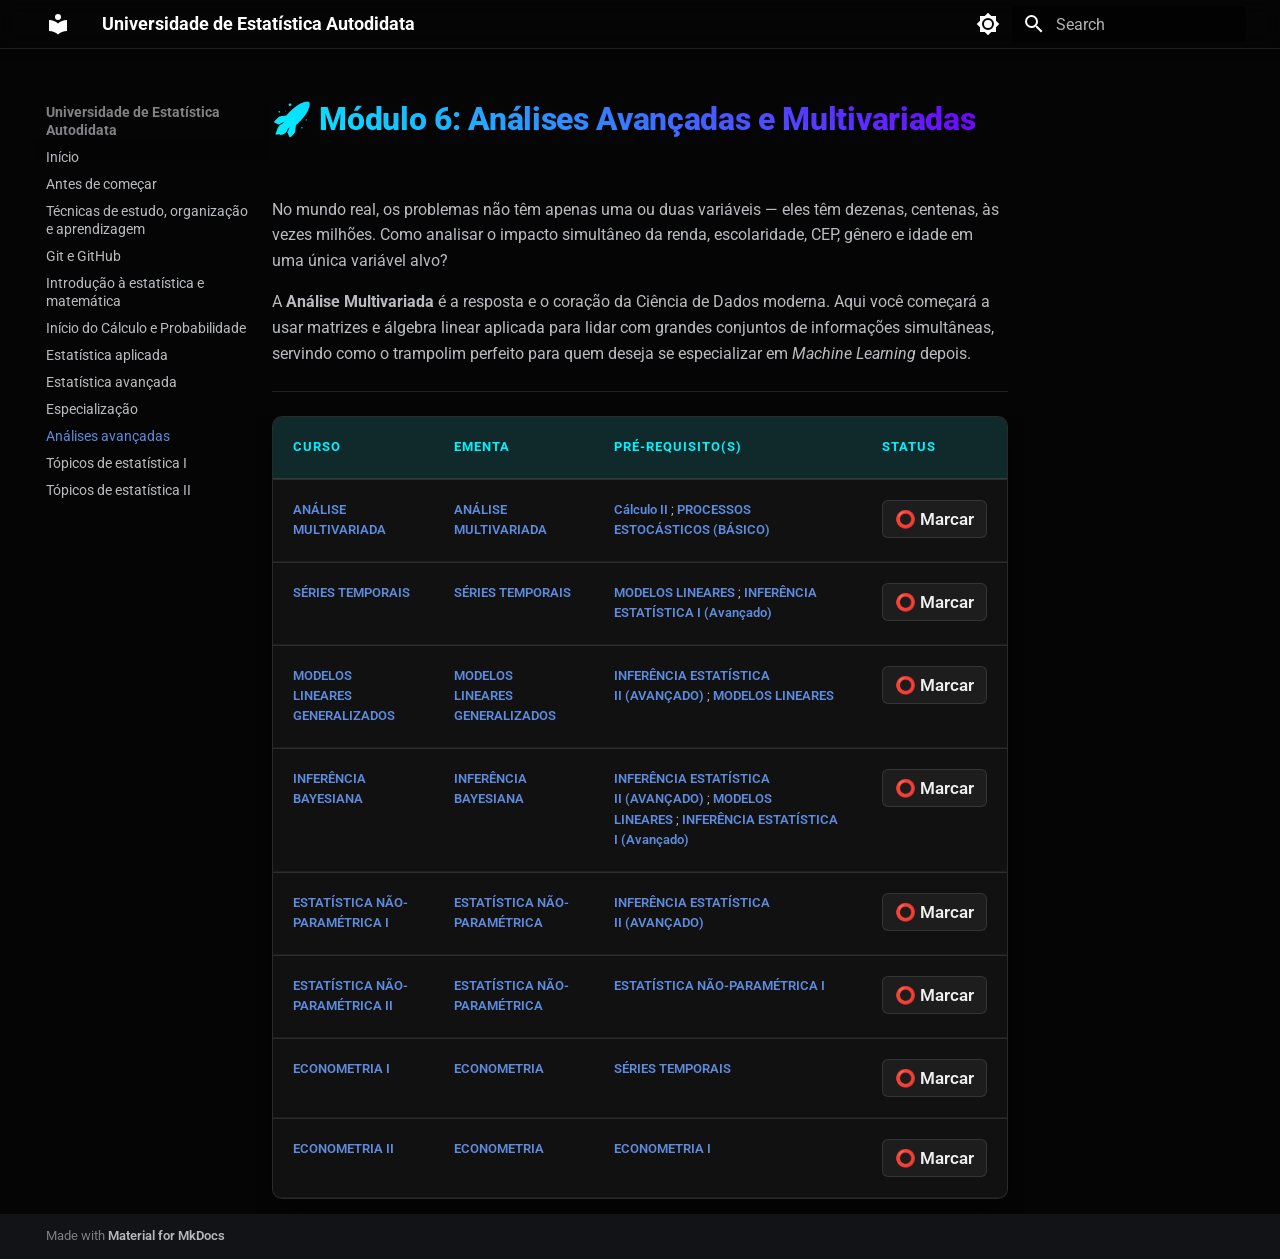
<file: 09-analises-avancadas/index.html>
<!doctype html>
<html lang="en" class="no-js">
  <head>
    
      <meta charset="utf-8">
      <meta name="viewport" content="width=device-width,initial-scale=1">
      
        <meta name="description" content="Um caminho open-source para educação autodidata em estatística">
      
      
      
        <link rel="canonical" href="https://NandesLima.github.io/estatistica/09-analises-avancadas/">
      
      
        <link rel="prev" href="../08-especializacao/">
      
      
        <link rel="next" href="../10-topicos-de-estatistica-i/">
      
      
        
      
      
      <link rel="icon" href="../assets/images/favicon.png">
      <meta name="generator" content="mkdocs-1.6.1, mkdocs-material-9.7.6">
    
    
      
        <title>Análises avançadas - Universidade de Estatística Autodidata</title>
      
    
    
      <link rel="stylesheet" href="../assets/stylesheets/main.484c7ddc.min.css">
      
        
        <link rel="stylesheet" href="../assets/stylesheets/palette.ab4e12ef.min.css">
      
      


    
    
      
    
    
      
        
        
        <link rel="preconnect" href="https://fonts.gstatic.com" crossorigin>
        <link rel="stylesheet" href="https://fonts.googleapis.com/css?family=Roboto:300,300i,400,400i,700,700i%7CRoboto+Mono:400,400i,700,700i&display=fallback">
        <style>:root{--md-text-font:"Roboto";--md-code-font:"Roboto Mono"}</style>
      
    
    
      <link rel="stylesheet" href="../stylesheets/custom.css">
    
      <link rel="stylesheet" href="../stylesheets/global-modern.css">
    
    <script>__md_scope=new URL("..",location),__md_hash=e=>[...e].reduce(((e,_)=>(e<<5)-e+_.charCodeAt(0)),0),__md_get=(e,_=localStorage,t=__md_scope)=>JSON.parse(_.getItem(t.pathname+"."+e)),__md_set=(e,_,t=localStorage,a=__md_scope)=>{try{t.setItem(a.pathname+"."+e,JSON.stringify(_))}catch(e){}}</script>
    
      

    
    
  </head>
  
  
    
    
      
    
    
    
    
    <body dir="ltr" data-md-color-scheme="slate" data-md-color-primary="black" data-md-color-accent="indigo">
  
    
    <input class="md-toggle" data-md-toggle="drawer" type="checkbox" id="__drawer" autocomplete="off">
    <input class="md-toggle" data-md-toggle="search" type="checkbox" id="__search" autocomplete="off">
    <label class="md-overlay" for="__drawer"></label>
    <div data-md-component="skip">
      
        
        <a href="#modulo-6-analises-avancadas-e-multivariadas" class="md-skip">
          Skip to content
        </a>
      
    </div>
    <div data-md-component="announce">
      
    </div>
    
    
      

  

<header class="md-header md-header--shadow" data-md-component="header">
  <nav class="md-header__inner md-grid" aria-label="Header">
    <a href=".." title="Universidade de Estatística Autodidata" class="md-header__button md-logo" aria-label="Universidade de Estatística Autodidata" data-md-component="logo">
      
  
  <svg xmlns="http://www.w3.org/2000/svg" viewBox="0 0 24 24"><path d="M12 8a3 3 0 0 0 3-3 3 3 0 0 0-3-3 3 3 0 0 0-3 3 3 3 0 0 0 3 3m0 3.54C9.64 9.35 6.5 8 3 8v11c3.5 0 6.64 1.35 9 3.54 2.36-2.19 5.5-3.54 9-3.54V8c-3.5 0-6.64 1.35-9 3.54"/></svg>

    </a>
    <label class="md-header__button md-icon" for="__drawer">
      
      <svg xmlns="http://www.w3.org/2000/svg" viewBox="0 0 24 24"><path d="M3 6h18v2H3zm0 5h18v2H3zm0 5h18v2H3z"/></svg>
    </label>
    <div class="md-header__title" data-md-component="header-title">
      <div class="md-header__ellipsis">
        <div class="md-header__topic">
          <span class="md-ellipsis">
            Universidade de Estatística Autodidata
          </span>
        </div>
        <div class="md-header__topic" data-md-component="header-topic">
          <span class="md-ellipsis">
            
              Análises avançadas
            
          </span>
        </div>
      </div>
    </div>
    
      
        <form class="md-header__option" data-md-component="palette">
  
    
    
    
    <input class="md-option" data-md-color-media="" data-md-color-scheme="slate" data-md-color-primary="black" data-md-color-accent="indigo"  aria-label="Mudar para modo noturno"  type="radio" name="__palette" id="__palette_0">
    
      <label class="md-header__button md-icon" title="Mudar para modo noturno" for="__palette_1" hidden>
        <svg xmlns="http://www.w3.org/2000/svg" viewBox="0 0 24 24"><path d="M12 8a4 4 0 0 0-4 4 4 4 0 0 0 4 4 4 4 0 0 0 4-4 4 4 0 0 0-4-4m0 10a6 6 0 0 1-6-6 6 6 0 0 1 6-6 6 6 0 0 1 6 6 6 6 0 0 1-6 6m8-9.31V4h-4.69L12 .69 8.69 4H4v4.69L.69 12 4 15.31V20h4.69L12 23.31 15.31 20H20v-4.69L23.31 12z"/></svg>
      </label>
    
  
    
    
    
    <input class="md-option" data-md-color-media="" data-md-color-scheme="slate" data-md-color-primary="black" data-md-color-accent="indigo"  aria-label="Mudar para modo claro"  type="radio" name="__palette" id="__palette_1">
    
      <label class="md-header__button md-icon" title="Mudar para modo claro" for="__palette_0" hidden>
        <svg xmlns="http://www.w3.org/2000/svg" viewBox="0 0 24 24"><path d="M12 18c-.89 0-1.74-.2-2.5-.55C11.56 16.5 13 14.42 13 12s-1.44-4.5-3.5-5.45C10.26 6.2 11.11 6 12 6a6 6 0 0 1 6 6 6 6 0 0 1-6 6m8-9.31V4h-4.69L12 .69 8.69 4H4v4.69L.69 12 4 15.31V20h4.69L12 23.31 15.31 20H20v-4.69L23.31 12z"/></svg>
      </label>
    
  
</form>
      
    
    
      <script>var palette=__md_get("__palette");if(palette&&palette.color){if("(prefers-color-scheme)"===palette.color.media){var media=matchMedia("(prefers-color-scheme: light)"),input=document.querySelector(media.matches?"[data-md-color-media='(prefers-color-scheme: light)']":"[data-md-color-media='(prefers-color-scheme: dark)']");palette.color.media=input.getAttribute("data-md-color-media"),palette.color.scheme=input.getAttribute("data-md-color-scheme"),palette.color.primary=input.getAttribute("data-md-color-primary"),palette.color.accent=input.getAttribute("data-md-color-accent")}for(var[key,value]of Object.entries(palette.color))document.body.setAttribute("data-md-color-"+key,value)}</script>
    
    
    
      
      
        <label class="md-header__button md-icon" for="__search">
          
          <svg xmlns="http://www.w3.org/2000/svg" viewBox="0 0 24 24"><path d="M9.5 3A6.5 6.5 0 0 1 16 9.5c0 1.61-.59 3.09-1.56 4.23l.27.27h.79l5 5-1.5 1.5-5-5v-.79l-.27-.27A6.52 6.52 0 0 1 9.5 16 6.5 6.5 0 0 1 3 9.5 6.5 6.5 0 0 1 9.5 3m0 2C7 5 5 7 5 9.5S7 14 9.5 14 14 12 14 9.5 12 5 9.5 5"/></svg>
        </label>
        <div class="md-search" data-md-component="search" role="dialog">
  <label class="md-search__overlay" for="__search"></label>
  <div class="md-search__inner" role="search">
    <form class="md-search__form" name="search">
      <input type="text" class="md-search__input" name="query" aria-label="Search" placeholder="Search" autocapitalize="off" autocorrect="off" autocomplete="off" spellcheck="false" data-md-component="search-query" required>
      <label class="md-search__icon md-icon" for="__search">
        
        <svg xmlns="http://www.w3.org/2000/svg" viewBox="0 0 24 24"><path d="M9.5 3A6.5 6.5 0 0 1 16 9.5c0 1.61-.59 3.09-1.56 4.23l.27.27h.79l5 5-1.5 1.5-5-5v-.79l-.27-.27A6.52 6.52 0 0 1 9.5 16 6.5 6.5 0 0 1 3 9.5 6.5 6.5 0 0 1 9.5 3m0 2C7 5 5 7 5 9.5S7 14 9.5 14 14 12 14 9.5 12 5 9.5 5"/></svg>
        
        <svg xmlns="http://www.w3.org/2000/svg" viewBox="0 0 24 24"><path d="M20 11v2H8l5.5 5.5-1.42 1.42L4.16 12l7.92-7.92L13.5 5.5 8 11z"/></svg>
      </label>
      <nav class="md-search__options" aria-label="Search">
        
        <button type="reset" class="md-search__icon md-icon" title="Clear" aria-label="Clear" tabindex="-1">
          
          <svg xmlns="http://www.w3.org/2000/svg" viewBox="0 0 24 24"><path d="M19 6.41 17.59 5 12 10.59 6.41 5 5 6.41 10.59 12 5 17.59 6.41 19 12 13.41 17.59 19 19 17.59 13.41 12z"/></svg>
        </button>
      </nav>
      
        <div class="md-search__suggest" data-md-component="search-suggest"></div>
      
    </form>
    <div class="md-search__output">
      <div class="md-search__scrollwrap" tabindex="0" data-md-scrollfix>
        <div class="md-search-result" data-md-component="search-result">
          <div class="md-search-result__meta">
            Initializing search
          </div>
          <ol class="md-search-result__list" role="presentation"></ol>
        </div>
      </div>
    </div>
  </div>
</div>
      
    
    
  </nav>
  
</header>
    
    <div class="md-container" data-md-component="container">
      
      
        
          
        
      
      <main class="md-main" data-md-component="main">
        <div class="md-main__inner md-grid">
          
            
              
              <div class="md-sidebar md-sidebar--primary" data-md-component="sidebar" data-md-type="navigation" >
                <div class="md-sidebar__scrollwrap">
                  <div class="md-sidebar__inner">
                    



<nav class="md-nav md-nav--primary" aria-label="Navigation" data-md-level="0">
  <label class="md-nav__title" for="__drawer">
    <a href=".." title="Universidade de Estatística Autodidata" class="md-nav__button md-logo" aria-label="Universidade de Estatística Autodidata" data-md-component="logo">
      
  
  <svg xmlns="http://www.w3.org/2000/svg" viewBox="0 0 24 24"><path d="M12 8a3 3 0 0 0 3-3 3 3 0 0 0-3-3 3 3 0 0 0-3 3 3 3 0 0 0 3 3m0 3.54C9.64 9.35 6.5 8 3 8v11c3.5 0 6.64 1.35 9 3.54 2.36-2.19 5.5-3.54 9-3.54V8c-3.5 0-6.64 1.35-9 3.54"/></svg>

    </a>
    Universidade de Estatística Autodidata
  </label>
  
  <ul class="md-nav__list" data-md-scrollfix>
    
      
      
  
  
  
  
    <li class="md-nav__item">
      <a href=".." class="md-nav__link">
        
  
  
  <span class="md-ellipsis">
    
  
    Início
  

    
  </span>
  
  

      </a>
    </li>
  

    
      
      
  
  
  
  
    <li class="md-nav__item">
      <a href="../01-antes-de-comecar/" class="md-nav__link">
        
  
  
  <span class="md-ellipsis">
    
  
    Antes de começar
  

    
  </span>
  
  

      </a>
    </li>
  

    
      
      
  
  
  
  
    <li class="md-nav__item">
      <a href="../02-tecnicas-de-estudo-organizacao-e-aprendizagem/" class="md-nav__link">
        
  
  
  <span class="md-ellipsis">
    
  
    Técnicas de estudo, organização e aprendizagem
  

    
  </span>
  
  

      </a>
    </li>
  

    
      
      
  
  
  
  
    <li class="md-nav__item">
      <a href="../03-git-e-github/" class="md-nav__link">
        
  
  
  <span class="md-ellipsis">
    
  
    Git e GitHub
  

    
  </span>
  
  

      </a>
    </li>
  

    
      
      
  
  
  
  
    <li class="md-nav__item">
      <a href="../04-introducao-%C3%A0-estatistica-e-matematica/" class="md-nav__link">
        
  
  
  <span class="md-ellipsis">
    
  
    Introdução à estatística e matemática
  

    
  </span>
  
  

      </a>
    </li>
  

    
      
      
  
  
  
  
    <li class="md-nav__item">
      <a href="../05-inicio-do-calculo-e-probabilidade/" class="md-nav__link">
        
  
  
  <span class="md-ellipsis">
    
  
    Início do Cálculo e Probabilidade
  

    
  </span>
  
  

      </a>
    </li>
  

    
      
      
  
  
  
  
    <li class="md-nav__item">
      <a href="../06-estatistica-aplicada/" class="md-nav__link">
        
  
  
  <span class="md-ellipsis">
    
  
    Estatística aplicada
  

    
  </span>
  
  

      </a>
    </li>
  

    
      
      
  
  
  
  
    <li class="md-nav__item">
      <a href="../07-estatistica-avancada/" class="md-nav__link">
        
  
  
  <span class="md-ellipsis">
    
  
    Estatística avançada
  

    
  </span>
  
  

      </a>
    </li>
  

    
      
      
  
  
  
  
    <li class="md-nav__item">
      <a href="../08-especializacao/" class="md-nav__link">
        
  
  
  <span class="md-ellipsis">
    
  
    Especialização
  

    
  </span>
  
  

      </a>
    </li>
  

    
      
      
  
  
    
  
  
  
    <li class="md-nav__item md-nav__item--active">
      
      <input class="md-nav__toggle md-toggle" type="checkbox" id="__toc">
      
      
        
      
      
      <a href="./" class="md-nav__link md-nav__link--active">
        
  
  
  <span class="md-ellipsis">
    
  
    Análises avançadas
  

    
  </span>
  
  

      </a>
      
    </li>
  

    
      
      
  
  
  
  
    <li class="md-nav__item">
      <a href="../10-topicos-de-estatistica-i/" class="md-nav__link">
        
  
  
  <span class="md-ellipsis">
    
  
    Tópicos de estatística I
  

    
  </span>
  
  

      </a>
    </li>
  

    
      
      
  
  
  
  
    <li class="md-nav__item">
      <a href="../11-topicos-de-estatistica-ii/" class="md-nav__link">
        
  
  
  <span class="md-ellipsis">
    
  
    Tópicos de estatística II
  

    
  </span>
  
  

      </a>
    </li>
  

    
  </ul>
</nav>
                  </div>
                </div>
              </div>
            
            
              
              <div class="md-sidebar md-sidebar--secondary" data-md-component="sidebar" data-md-type="toc" >
                <div class="md-sidebar__scrollwrap">
                  <div class="md-sidebar__inner">
                    

<nav class="md-nav md-nav--secondary" aria-label="Table of contents">
  
  
  
    
  
  
</nav>
                  </div>
                </div>
              </div>
            
          
          
            <div class="md-content" data-md-component="content">
              
              <article class="md-content__inner md-typeset">
                
                  



<h1 id="modulo-6-analises-avancadas-e-multivariadas">🚀 Módulo 6: Análises Avançadas e Multivariadas</h1>
<p>No mundo real, os problemas não têm apenas uma ou duas variáveis — eles têm dezenas, centenas, às vezes milhões. Como analisar o impacto simultâneo da renda, escolaridade, CEP, gênero e idade em uma única variável alvo?</p>
<p>A <strong>Análise Multivariada</strong> é a resposta e o coração da Ciência de Dados moderna. Aqui você começará a usar matrizes e álgebra linear aplicada para lidar com grandes conjuntos de informações simultâneas, servindo como o trampolim perfeito para quem deseja se especializar em <em>Machine Learning</em> depois.</p>
<hr />
<table>
<thead>
<tr>
<th><strong>Curso</strong></th>
<th><strong>Ementa</strong></th>
<th><strong>Pré-requisito(s)</strong></th>
</tr>
</thead>
<tbody>
<tr>
<td><a href="https://www.youtube.com/playlist?list=PLt7qVSwRVn5bg14OLl6dHTNnXVrEM6UiS">ANÁLISE MULTIVARIADA</a></td>
<td><a href="http://ence.ibge.gov.br/images/ence/doc/bacharelado/Ementas_atualizacao_nov2019/EST061.pdf">ANÁLISE MULTIVARIADA</a></td>
<td><a href="https://www.youtube.com/playlist?list=PLxI8Can9yAHeZfF4HwiVmv4D6n3acKLER">Cálculo II</a> ; <a href="https://www.youtube.com/playlist?list=PL5r8TtX-pWVffUVnkh8jzwUhdGex-QUJJ">PROCESSOS ESTOCÁSTICOS (BÁSICO)</a></td>
</tr>
<tr>
<td><a href="https://www.youtube.com/playlist?list=PLNcS6_7VaJ3lWCs6cCXBAOAJVOItrACIY">SÉRIES TEMPORAIS</a></td>
<td><a href="http://ence.ibge.gov.br/images/ence/doc/bacharelado/Ementas_atualizacao_nov2019/EST062.pdf">SÉRIES TEMPORAIS</a></td>
<td><a href="https://www.youtube.com/watch?v=CC9Pm4J7G0w&amp;list=PL6EHN2n-sepkAwBNSMjYRXcaeIrFMc9-O">MODELOS LINEARES</a> ; <a href="https://www.youtube.com/playlist?list=PLeA0ITHjteYkWfw8xcnHvLnVyTUbLsLLb">INFERÊNCIA ESTATÍSTICA I (Avançado)</a></td>
</tr>
<tr>
<td><a href="https://www.youtube.com/playlist?list=PL5nbzsxqG2FNewiAjEBrPo9wefA2FIlQC">MODELOS LINEARES GENERALIZADOS</a></td>
<td><a href="http://ence.ibge.gov.br/images/ence/doc/bacharelado/Ementas_atualizacao_nov2019/EST063.pdf">MODELOS LINEARES GENERALIZADOS</a></td>
<td><a href="https://www.youtube.com/playlist?list=PL5Dg8nFln2eVsLUFxlYqjKh4Ps5nW2j1W">INFERÊNCIA ESTATÍSTICA II (AVANÇADO)</a> ; <a href="https://www.youtube.com/watch?v=CC9Pm4J7G0w&amp;list=PL6EHN2n-sepkAwBNSMjYRXcaeIrFMc9-O">MODELOS LINEARES</a></td>
</tr>
<tr>
<td><a href="https://www.youtube.com/playlist?list=PL5nbzsxqG2FPrVmqbLafXqOrE3djThquN">INFERÊNCIA BAYESIANA</a></td>
<td><a href="http://ence.ibge.gov.br/images/ence/doc/bacharelado/Ementas_atualizacao_nov2019/EST064.pdf">INFERÊNCIA BAYESIANA</a></td>
<td><a href="https://www.youtube.com/playlist?list=PL5Dg8nFln2eVsLUFxlYqjKh4Ps5nW2j1W">INFERÊNCIA ESTATÍSTICA II (AVANÇADO)</a> ; <a href="https://www.youtube.com/watch?v=CC9Pm4J7G0w&amp;list=PL6EHN2n-sepkAwBNSMjYRXcaeIrFMc9-O">MODELOS LINEARES</a> ; <a href="https://www.youtube.com/playlist?list=PLeA0ITHjteYkWfw8xcnHvLnVyTUbLsLLb">INFERÊNCIA ESTATÍSTICA I (Avançado)</a></td>
</tr>
<tr>
<td><a href="https://www.youtube.com/playlist?list=PLvth1ZcREyK63-zU8gykbwP0wttlCNtrV">ESTATÍSTICA NÃO-PARAMÉTRICA I</a></td>
<td><a href="http://ence.ibge.gov.br/images/ence/doc/bacharelado/Ementas_atualizacao_nov2019/MOD603.pdf">ESTATÍSTICA NÃO-PARAMÉTRICA</a></td>
<td><a href="https://www.youtube.com/playlist?list=PL5Dg8nFln2eVsLUFxlYqjKh4Ps5nW2j1W">INFERÊNCIA ESTATÍSTICA II (AVANÇADO)</a></td>
</tr>
<tr>
<td><a href="https://www.youtube.com/playlist?list=PLZQoA5pPX1Q3Q6WQ5hvC-ICjkvPLDZJYJ">ESTATÍSTICA NÃO-PARAMÉTRICA II</a></td>
<td><a href="http://ence.ibge.gov.br/images/ence/doc/bacharelado/Ementas_atualizacao_nov2019/MOD603.pdf">ESTATÍSTICA NÃO-PARAMÉTRICA</a></td>
<td><a href="https://www.youtube.com/playlist?list=PLvth1ZcREyK63-zU8gykbwP0wttlCNtrV">ESTATÍSTICA NÃO-PARAMÉTRICA I</a></td>
</tr>
<tr>
<td><a href="https://www.youtube.com/playlist?list=PLiQz89HrwUXpRAOoUtNsCJ_FF6Nafnbhn">ECONOMETRIA I</a></td>
<td><a href="http://ence.ibge.gov.br/images/ence/doc/bacharelado/Ementas_atualizacao_nov2019/MOD072.pdf">ECONOMETRIA</a></td>
<td><a href="https://www.youtube.com/playlist?list=PLNcS6_7VaJ3lWCs6cCXBAOAJVOItrACIY">SÉRIES TEMPORAIS</a></td>
</tr>
<tr>
<td><a href="https://www.youtube.com/playlist?list=PLptTWbUTJas8I65LRsn82oNlsGH20635P">ECONOMETRIA II</a></td>
<td><a href="http://ence.ibge.gov.br/images/ence/doc/bacharelado/Ementas_atualizacao_nov2019/MOD072.pdf">ECONOMETRIA</a></td>
<td><a href="https://www.youtube.com/playlist?list=PLiQz89HrwUXpRAOoUtNsCJ_FF6Nafnbhn">ECONOMETRIA I</a></td>
</tr>
</tbody>
</table>












                
              </article>
            </div>
          
          
<script>var target=document.getElementById(location.hash.slice(1));target&&target.name&&(target.checked=target.name.startsWith("__tabbed_"))</script>
        </div>
        
          <button type="button" class="md-top md-icon" data-md-component="top" hidden>
  
  <svg xmlns="http://www.w3.org/2000/svg" viewBox="0 0 24 24"><path d="M13 20h-2V8l-5.5 5.5-1.42-1.42L12 4.16l7.92 7.92-1.42 1.42L13 8z"/></svg>
  Back to top
</button>
        
      </main>
      
        <footer class="md-footer">
  
  <div class="md-footer-meta md-typeset">
    <div class="md-footer-meta__inner md-grid">
      <div class="md-copyright">
  
  
    Made with
    <a href="https://squidfunk.github.io/mkdocs-material/" target="_blank" rel="noopener">
      Material for MkDocs
    </a>
  
</div>
      
    </div>
  </div>
</footer>
      
    </div>
    <div class="md-dialog" data-md-component="dialog">
      <div class="md-dialog__inner md-typeset"></div>
    </div>
    
    
    
      
      
      <script id="__config" type="application/json">{"annotate": null, "base": "..", "features": ["navigation.sections", "navigation.top", "search.suggest", "search.highlight"], "search": "../assets/javascripts/workers/search.2c215733.min.js", "tags": null, "translations": {"clipboard.copied": "Copied to clipboard", "clipboard.copy": "Copy to clipboard", "search.result.more.one": "1 more on this page", "search.result.more.other": "# more on this page", "search.result.none": "No matching documents", "search.result.one": "1 matching document", "search.result.other": "# matching documents", "search.result.placeholder": "Type to start searching", "search.result.term.missing": "Missing", "select.version": "Select version"}, "version": null}</script>
    
    
      <script src="../assets/javascripts/bundle.79ae519e.min.js"></script>
      
        <script src="../javascripts/progress.js"></script>
      
    
  </body>
</html>
</file>
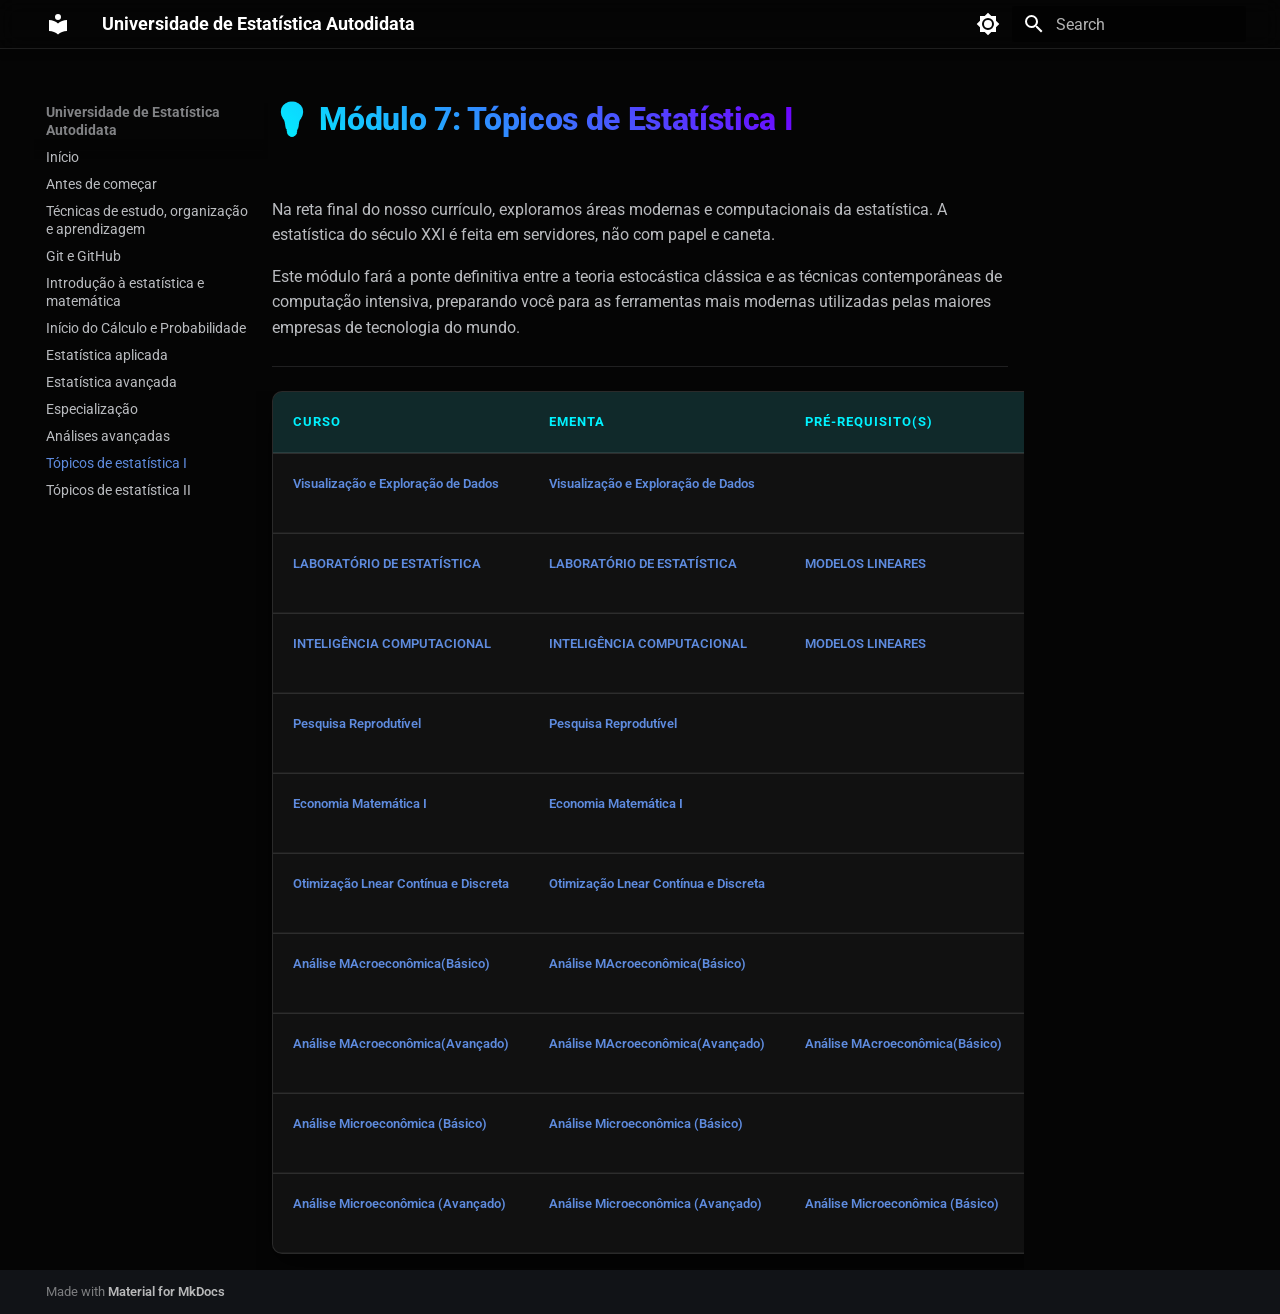
<file: 10-topicos-de-estatistica-i/index.html>
<!doctype html>
<html lang="en" class="no-js">
  <head>
    
      <meta charset="utf-8">
      <meta name="viewport" content="width=device-width,initial-scale=1">
      
        <meta name="description" content="Um caminho open-source para educação autodidata em estatística">
      
      
      
        <link rel="canonical" href="https://NandesLima.github.io/estatistica/10-topicos-de-estatistica-i/">
      
      
        <link rel="prev" href="../09-analises-avancadas/">
      
      
        <link rel="next" href="../11-topicos-de-estatistica-ii/">
      
      
        
      
      
      <link rel="icon" href="../assets/images/favicon.png">
      <meta name="generator" content="mkdocs-1.6.1, mkdocs-material-9.7.6">
    
    
      
        <title>Tópicos de estatística I - Universidade de Estatística Autodidata</title>
      
    
    
      <link rel="stylesheet" href="../assets/stylesheets/main.484c7ddc.min.css">
      
        
        <link rel="stylesheet" href="../assets/stylesheets/palette.ab4e12ef.min.css">
      
      


    
    
      
    
    
      
        
        
        <link rel="preconnect" href="https://fonts.gstatic.com" crossorigin>
        <link rel="stylesheet" href="https://fonts.googleapis.com/css?family=Roboto:300,300i,400,400i,700,700i%7CRoboto+Mono:400,400i,700,700i&display=fallback">
        <style>:root{--md-text-font:"Roboto";--md-code-font:"Roboto Mono"}</style>
      
    
    
      <link rel="stylesheet" href="../stylesheets/custom.css">
    
      <link rel="stylesheet" href="../stylesheets/global-modern.css">
    
    <script>__md_scope=new URL("..",location),__md_hash=e=>[...e].reduce(((e,_)=>(e<<5)-e+_.charCodeAt(0)),0),__md_get=(e,_=localStorage,t=__md_scope)=>JSON.parse(_.getItem(t.pathname+"."+e)),__md_set=(e,_,t=localStorage,a=__md_scope)=>{try{t.setItem(a.pathname+"."+e,JSON.stringify(_))}catch(e){}}</script>
    
      

    
    
  </head>
  
  
    
    
      
    
    
    
    
    <body dir="ltr" data-md-color-scheme="slate" data-md-color-primary="black" data-md-color-accent="indigo">
  
    
    <input class="md-toggle" data-md-toggle="drawer" type="checkbox" id="__drawer" autocomplete="off">
    <input class="md-toggle" data-md-toggle="search" type="checkbox" id="__search" autocomplete="off">
    <label class="md-overlay" for="__drawer"></label>
    <div data-md-component="skip">
      
        
        <a href="#modulo-7-topicos-de-estatistica-i" class="md-skip">
          Skip to content
        </a>
      
    </div>
    <div data-md-component="announce">
      
    </div>
    
    
      

  

<header class="md-header md-header--shadow" data-md-component="header">
  <nav class="md-header__inner md-grid" aria-label="Header">
    <a href=".." title="Universidade de Estatística Autodidata" class="md-header__button md-logo" aria-label="Universidade de Estatística Autodidata" data-md-component="logo">
      
  
  <svg xmlns="http://www.w3.org/2000/svg" viewBox="0 0 24 24"><path d="M12 8a3 3 0 0 0 3-3 3 3 0 0 0-3-3 3 3 0 0 0-3 3 3 3 0 0 0 3 3m0 3.54C9.64 9.35 6.5 8 3 8v11c3.5 0 6.64 1.35 9 3.54 2.36-2.19 5.5-3.54 9-3.54V8c-3.5 0-6.64 1.35-9 3.54"/></svg>

    </a>
    <label class="md-header__button md-icon" for="__drawer">
      
      <svg xmlns="http://www.w3.org/2000/svg" viewBox="0 0 24 24"><path d="M3 6h18v2H3zm0 5h18v2H3zm0 5h18v2H3z"/></svg>
    </label>
    <div class="md-header__title" data-md-component="header-title">
      <div class="md-header__ellipsis">
        <div class="md-header__topic">
          <span class="md-ellipsis">
            Universidade de Estatística Autodidata
          </span>
        </div>
        <div class="md-header__topic" data-md-component="header-topic">
          <span class="md-ellipsis">
            
              Tópicos de estatística I
            
          </span>
        </div>
      </div>
    </div>
    
      
        <form class="md-header__option" data-md-component="palette">
  
    
    
    
    <input class="md-option" data-md-color-media="" data-md-color-scheme="slate" data-md-color-primary="black" data-md-color-accent="indigo"  aria-label="Mudar para modo noturno"  type="radio" name="__palette" id="__palette_0">
    
      <label class="md-header__button md-icon" title="Mudar para modo noturno" for="__palette_1" hidden>
        <svg xmlns="http://www.w3.org/2000/svg" viewBox="0 0 24 24"><path d="M12 8a4 4 0 0 0-4 4 4 4 0 0 0 4 4 4 4 0 0 0 4-4 4 4 0 0 0-4-4m0 10a6 6 0 0 1-6-6 6 6 0 0 1 6-6 6 6 0 0 1 6 6 6 6 0 0 1-6 6m8-9.31V4h-4.69L12 .69 8.69 4H4v4.69L.69 12 4 15.31V20h4.69L12 23.31 15.31 20H20v-4.69L23.31 12z"/></svg>
      </label>
    
  
    
    
    
    <input class="md-option" data-md-color-media="" data-md-color-scheme="slate" data-md-color-primary="black" data-md-color-accent="indigo"  aria-label="Mudar para modo claro"  type="radio" name="__palette" id="__palette_1">
    
      <label class="md-header__button md-icon" title="Mudar para modo claro" for="__palette_0" hidden>
        <svg xmlns="http://www.w3.org/2000/svg" viewBox="0 0 24 24"><path d="M12 18c-.89 0-1.74-.2-2.5-.55C11.56 16.5 13 14.42 13 12s-1.44-4.5-3.5-5.45C10.26 6.2 11.11 6 12 6a6 6 0 0 1 6 6 6 6 0 0 1-6 6m8-9.31V4h-4.69L12 .69 8.69 4H4v4.69L.69 12 4 15.31V20h4.69L12 23.31 15.31 20H20v-4.69L23.31 12z"/></svg>
      </label>
    
  
</form>
      
    
    
      <script>var palette=__md_get("__palette");if(palette&&palette.color){if("(prefers-color-scheme)"===palette.color.media){var media=matchMedia("(prefers-color-scheme: light)"),input=document.querySelector(media.matches?"[data-md-color-media='(prefers-color-scheme: light)']":"[data-md-color-media='(prefers-color-scheme: dark)']");palette.color.media=input.getAttribute("data-md-color-media"),palette.color.scheme=input.getAttribute("data-md-color-scheme"),palette.color.primary=input.getAttribute("data-md-color-primary"),palette.color.accent=input.getAttribute("data-md-color-accent")}for(var[key,value]of Object.entries(palette.color))document.body.setAttribute("data-md-color-"+key,value)}</script>
    
    
    
      
      
        <label class="md-header__button md-icon" for="__search">
          
          <svg xmlns="http://www.w3.org/2000/svg" viewBox="0 0 24 24"><path d="M9.5 3A6.5 6.5 0 0 1 16 9.5c0 1.61-.59 3.09-1.56 4.23l.27.27h.79l5 5-1.5 1.5-5-5v-.79l-.27-.27A6.52 6.52 0 0 1 9.5 16 6.5 6.5 0 0 1 3 9.5 6.5 6.5 0 0 1 9.5 3m0 2C7 5 5 7 5 9.5S7 14 9.5 14 14 12 14 9.5 12 5 9.5 5"/></svg>
        </label>
        <div class="md-search" data-md-component="search" role="dialog">
  <label class="md-search__overlay" for="__search"></label>
  <div class="md-search__inner" role="search">
    <form class="md-search__form" name="search">
      <input type="text" class="md-search__input" name="query" aria-label="Search" placeholder="Search" autocapitalize="off" autocorrect="off" autocomplete="off" spellcheck="false" data-md-component="search-query" required>
      <label class="md-search__icon md-icon" for="__search">
        
        <svg xmlns="http://www.w3.org/2000/svg" viewBox="0 0 24 24"><path d="M9.5 3A6.5 6.5 0 0 1 16 9.5c0 1.61-.59 3.09-1.56 4.23l.27.27h.79l5 5-1.5 1.5-5-5v-.79l-.27-.27A6.52 6.52 0 0 1 9.5 16 6.5 6.5 0 0 1 3 9.5 6.5 6.5 0 0 1 9.5 3m0 2C7 5 5 7 5 9.5S7 14 9.5 14 14 12 14 9.5 12 5 9.5 5"/></svg>
        
        <svg xmlns="http://www.w3.org/2000/svg" viewBox="0 0 24 24"><path d="M20 11v2H8l5.5 5.5-1.42 1.42L4.16 12l7.92-7.92L13.5 5.5 8 11z"/></svg>
      </label>
      <nav class="md-search__options" aria-label="Search">
        
        <button type="reset" class="md-search__icon md-icon" title="Clear" aria-label="Clear" tabindex="-1">
          
          <svg xmlns="http://www.w3.org/2000/svg" viewBox="0 0 24 24"><path d="M19 6.41 17.59 5 12 10.59 6.41 5 5 6.41 10.59 12 5 17.59 6.41 19 12 13.41 17.59 19 19 17.59 13.41 12z"/></svg>
        </button>
      </nav>
      
        <div class="md-search__suggest" data-md-component="search-suggest"></div>
      
    </form>
    <div class="md-search__output">
      <div class="md-search__scrollwrap" tabindex="0" data-md-scrollfix>
        <div class="md-search-result" data-md-component="search-result">
          <div class="md-search-result__meta">
            Initializing search
          </div>
          <ol class="md-search-result__list" role="presentation"></ol>
        </div>
      </div>
    </div>
  </div>
</div>
      
    
    
  </nav>
  
</header>
    
    <div class="md-container" data-md-component="container">
      
      
        
          
        
      
      <main class="md-main" data-md-component="main">
        <div class="md-main__inner md-grid">
          
            
              
              <div class="md-sidebar md-sidebar--primary" data-md-component="sidebar" data-md-type="navigation" >
                <div class="md-sidebar__scrollwrap">
                  <div class="md-sidebar__inner">
                    



<nav class="md-nav md-nav--primary" aria-label="Navigation" data-md-level="0">
  <label class="md-nav__title" for="__drawer">
    <a href=".." title="Universidade de Estatística Autodidata" class="md-nav__button md-logo" aria-label="Universidade de Estatística Autodidata" data-md-component="logo">
      
  
  <svg xmlns="http://www.w3.org/2000/svg" viewBox="0 0 24 24"><path d="M12 8a3 3 0 0 0 3-3 3 3 0 0 0-3-3 3 3 0 0 0-3 3 3 3 0 0 0 3 3m0 3.54C9.64 9.35 6.5 8 3 8v11c3.5 0 6.64 1.35 9 3.54 2.36-2.19 5.5-3.54 9-3.54V8c-3.5 0-6.64 1.35-9 3.54"/></svg>

    </a>
    Universidade de Estatística Autodidata
  </label>
  
  <ul class="md-nav__list" data-md-scrollfix>
    
      
      
  
  
  
  
    <li class="md-nav__item">
      <a href=".." class="md-nav__link">
        
  
  
  <span class="md-ellipsis">
    
  
    Início
  

    
  </span>
  
  

      </a>
    </li>
  

    
      
      
  
  
  
  
    <li class="md-nav__item">
      <a href="../01-antes-de-comecar/" class="md-nav__link">
        
  
  
  <span class="md-ellipsis">
    
  
    Antes de começar
  

    
  </span>
  
  

      </a>
    </li>
  

    
      
      
  
  
  
  
    <li class="md-nav__item">
      <a href="../02-tecnicas-de-estudo-organizacao-e-aprendizagem/" class="md-nav__link">
        
  
  
  <span class="md-ellipsis">
    
  
    Técnicas de estudo, organização e aprendizagem
  

    
  </span>
  
  

      </a>
    </li>
  

    
      
      
  
  
  
  
    <li class="md-nav__item">
      <a href="../03-git-e-github/" class="md-nav__link">
        
  
  
  <span class="md-ellipsis">
    
  
    Git e GitHub
  

    
  </span>
  
  

      </a>
    </li>
  

    
      
      
  
  
  
  
    <li class="md-nav__item">
      <a href="../04-introducao-%C3%A0-estatistica-e-matematica/" class="md-nav__link">
        
  
  
  <span class="md-ellipsis">
    
  
    Introdução à estatística e matemática
  

    
  </span>
  
  

      </a>
    </li>
  

    
      
      
  
  
  
  
    <li class="md-nav__item">
      <a href="../05-inicio-do-calculo-e-probabilidade/" class="md-nav__link">
        
  
  
  <span class="md-ellipsis">
    
  
    Início do Cálculo e Probabilidade
  

    
  </span>
  
  

      </a>
    </li>
  

    
      
      
  
  
  
  
    <li class="md-nav__item">
      <a href="../06-estatistica-aplicada/" class="md-nav__link">
        
  
  
  <span class="md-ellipsis">
    
  
    Estatística aplicada
  

    
  </span>
  
  

      </a>
    </li>
  

    
      
      
  
  
  
  
    <li class="md-nav__item">
      <a href="../07-estatistica-avancada/" class="md-nav__link">
        
  
  
  <span class="md-ellipsis">
    
  
    Estatística avançada
  

    
  </span>
  
  

      </a>
    </li>
  

    
      
      
  
  
  
  
    <li class="md-nav__item">
      <a href="../08-especializacao/" class="md-nav__link">
        
  
  
  <span class="md-ellipsis">
    
  
    Especialização
  

    
  </span>
  
  

      </a>
    </li>
  

    
      
      
  
  
  
  
    <li class="md-nav__item">
      <a href="../09-analises-avancadas/" class="md-nav__link">
        
  
  
  <span class="md-ellipsis">
    
  
    Análises avançadas
  

    
  </span>
  
  

      </a>
    </li>
  

    
      
      
  
  
    
  
  
  
    <li class="md-nav__item md-nav__item--active">
      
      <input class="md-nav__toggle md-toggle" type="checkbox" id="__toc">
      
      
        
      
      
      <a href="./" class="md-nav__link md-nav__link--active">
        
  
  
  <span class="md-ellipsis">
    
  
    Tópicos de estatística I
  

    
  </span>
  
  

      </a>
      
    </li>
  

    
      
      
  
  
  
  
    <li class="md-nav__item">
      <a href="../11-topicos-de-estatistica-ii/" class="md-nav__link">
        
  
  
  <span class="md-ellipsis">
    
  
    Tópicos de estatística II
  

    
  </span>
  
  

      </a>
    </li>
  

    
  </ul>
</nav>
                  </div>
                </div>
              </div>
            
            
              
              <div class="md-sidebar md-sidebar--secondary" data-md-component="sidebar" data-md-type="toc" >
                <div class="md-sidebar__scrollwrap">
                  <div class="md-sidebar__inner">
                    

<nav class="md-nav md-nav--secondary" aria-label="Table of contents">
  
  
  
    
  
  
</nav>
                  </div>
                </div>
              </div>
            
          
          
            <div class="md-content" data-md-component="content">
              
              <article class="md-content__inner md-typeset">
                
                  



<h1 id="modulo-7-topicos-de-estatistica-i">💡 Módulo 7: Tópicos de Estatística I</h1>
<p>Na reta final do nosso currículo, exploramos áreas modernas e computacionais da estatística. A estatística do século XXI é feita em servidores, não com papel e caneta.</p>
<p>Este módulo fará a ponte definitiva entre a teoria estocástica clássica e as técnicas contemporâneas de computação intensiva, preparando você para as ferramentas mais modernas utilizadas pelas maiores empresas de tecnologia do mundo.</p>
<hr />
<table>
<thead>
<tr>
<th><strong>Curso</strong></th>
<th><strong>Ementa</strong></th>
<th><strong>Pré-requisito(s)</strong></th>
</tr>
</thead>
<tbody>
<tr>
<td><a href="https://www.youtube.com/playlist?list=PLt7qVSwRVn5YEIvaMb02IJVKCpauWV-s9">Visualização e Exploração de Dados</a></td>
<td><a href="https://www.youtube.com/playlist?list=PLt7qVSwRVn5YEIvaMb02IJVKCpauWV-s9">Visualização e Exploração de Dados</a></td>
<td></td>
</tr>
<tr>
<td><a href="https://www.youtube.com/playlist?list=PLtjtKxC5uk9fsv-iQ6JHLtpd2O-XMpzAp">LABORATÓRIO DE ESTATÍSTICA</a></td>
<td><a href="http://ence.ibge.gov.br/images/ence/doc/bacharelado/Ementas_atualizacao_nov2019/MOD606.pdf">LABORATÓRIO DE ESTATÍSTICA</a></td>
<td><a href="https://www.youtube.com/watch?v=CC9Pm4J7G0w&amp;list=PL6EHN2n-sepkAwBNSMjYRXcaeIrFMc9-O">MODELOS LINEARES</a></td>
</tr>
<tr>
<td><a href="https://www.youtube.com/playlist?list=PLbwyI3Qg0jzBqh-UAJLYQQSg0Qyhk2mSr">INTELIGÊNCIA COMPUTACIONAL</a></td>
<td><a href="http://ence.ibge.gov.br/images/ence/doc/bacharelado/Ementas_atualizacao_nov2019/MOD610.pdf">INTELIGÊNCIA COMPUTACIONAL</a></td>
<td><a href="https://www.youtube.com/watch?v=CC9Pm4J7G0w&amp;list=PL6EHN2n-sepkAwBNSMjYRXcaeIrFMc9-O">MODELOS LINEARES</a></td>
</tr>
<tr>
<td><a href="https://www.coursera.org/learn/reproducible-research?specialization=data-science-foundations-r">Pesquisa Reprodutível</a></td>
<td><a href="https://www.coursera.org/learn/reproducible-research?specialization=data-science-foundations-r">Pesquisa Reprodutível</a></td>
<td></td>
</tr>
<tr>
<td><a href="https://www.youtube.com/playlist?list=PLo4jXE-LdDTQZS6VZkKDIjwIJYmWkMWhw">Economia Matemática I</a></td>
<td><a href="https://www.youtube.com/playlist?list=PLo4jXE-LdDTQZS6VZkKDIjwIJYmWkMWhw">Economia Matemática I</a></td>
<td></td>
</tr>
<tr>
<td><a href="https://www.youtube.com/playlist?list=PLjK8TkmwOe0r9M4snKvJYVRGFm_n1c6kL">Otimização Lnear Contínua e Discreta</a></td>
<td><a href="https://www.youtube.com/playlist?list=PLjK8TkmwOe0r9M4snKvJYVRGFm_n1c6kL">Otimização Lnear Contínua e Discreta</a></td>
<td></td>
</tr>
<tr>
<td><a href="https://www.youtube.com/playlist?list=PLA99zthDt1QBjEhXRdNo8pmK5kqV4TgRF">Análise MAcroeconômica(Básico)</a></td>
<td><a href="https://www.youtube.com/playlist?list=PLA99zthDt1QBjEhXRdNo8pmK5kqV4TgRF">Análise MAcroeconômica(Básico)</a></td>
<td></td>
</tr>
<tr>
<td><a href="https://www.youtube.com/playlist?list=PLDDd-2Q_r10qRpMKsbLAqwYQ6TpKkLyY7">Análise MAcroeconômica(Avançado)</a></td>
<td><a href="https://www.youtube.com/playlist?list=PLDDd-2Q_r10qRpMKsbLAqwYQ6TpKkLyY7">Análise MAcroeconômica(Avançado)</a></td>
<td><a href="https://www.youtube.com/playlist?list=PLA99zthDt1QBjEhXRdNo8pmK5kqV4TgRF">Análise MAcroeconômica(Básico)</a></td>
</tr>
<tr>
<td><a href="https://www.youtube.com/playlist?list=PLGiPhQfJyA4BK4yhZhF7BKiRAz1kQtH6S">Análise Microeconômica (Básico)</a></td>
<td><a href="https://www.youtube.com/playlist?list=PLGiPhQfJyA4BK4yhZhF7BKiRAz1kQtH6S">Análise Microeconômica (Básico)</a></td>
<td></td>
</tr>
<tr>
<td><a href="https://www.youtube.com/playlist?list=PLDDd-2Q_r10qoV5aDhiHArgKThu_8DpFU">Análise Microeconômica (Avançado)</a></td>
<td><a href="https://www.youtube.com/playlist?list=PLDDd-2Q_r10qoV5aDhiHArgKThu_8DpFU">Análise Microeconômica (Avançado)</a></td>
<td><a href="https://www.youtube.com/playlist?list=PLGiPhQfJyA4BK4yhZhF7BKiRAz1kQtH6S">Análise Microeconômica (Básico)</a></td>
</tr>
</tbody>
</table>












                
              </article>
            </div>
          
          
<script>var target=document.getElementById(location.hash.slice(1));target&&target.name&&(target.checked=target.name.startsWith("__tabbed_"))</script>
        </div>
        
          <button type="button" class="md-top md-icon" data-md-component="top" hidden>
  
  <svg xmlns="http://www.w3.org/2000/svg" viewBox="0 0 24 24"><path d="M13 20h-2V8l-5.5 5.5-1.42-1.42L12 4.16l7.92 7.92-1.42 1.42L13 8z"/></svg>
  Back to top
</button>
        
      </main>
      
        <footer class="md-footer">
  
  <div class="md-footer-meta md-typeset">
    <div class="md-footer-meta__inner md-grid">
      <div class="md-copyright">
  
  
    Made with
    <a href="https://squidfunk.github.io/mkdocs-material/" target="_blank" rel="noopener">
      Material for MkDocs
    </a>
  
</div>
      
    </div>
  </div>
</footer>
      
    </div>
    <div class="md-dialog" data-md-component="dialog">
      <div class="md-dialog__inner md-typeset"></div>
    </div>
    
    
    
      
      
      <script id="__config" type="application/json">{"annotate": null, "base": "..", "features": ["navigation.sections", "navigation.top", "search.suggest", "search.highlight"], "search": "../assets/javascripts/workers/search.2c215733.min.js", "tags": null, "translations": {"clipboard.copied": "Copied to clipboard", "clipboard.copy": "Copy to clipboard", "search.result.more.one": "1 more on this page", "search.result.more.other": "# more on this page", "search.result.none": "No matching documents", "search.result.one": "1 matching document", "search.result.other": "# matching documents", "search.result.placeholder": "Type to start searching", "search.result.term.missing": "Missing", "select.version": "Select version"}, "version": null}</script>
    
    
      <script src="../assets/javascripts/bundle.79ae519e.min.js"></script>
      
        <script src="../javascripts/progress.js"></script>
      
    
  </body>
</html>
</file>
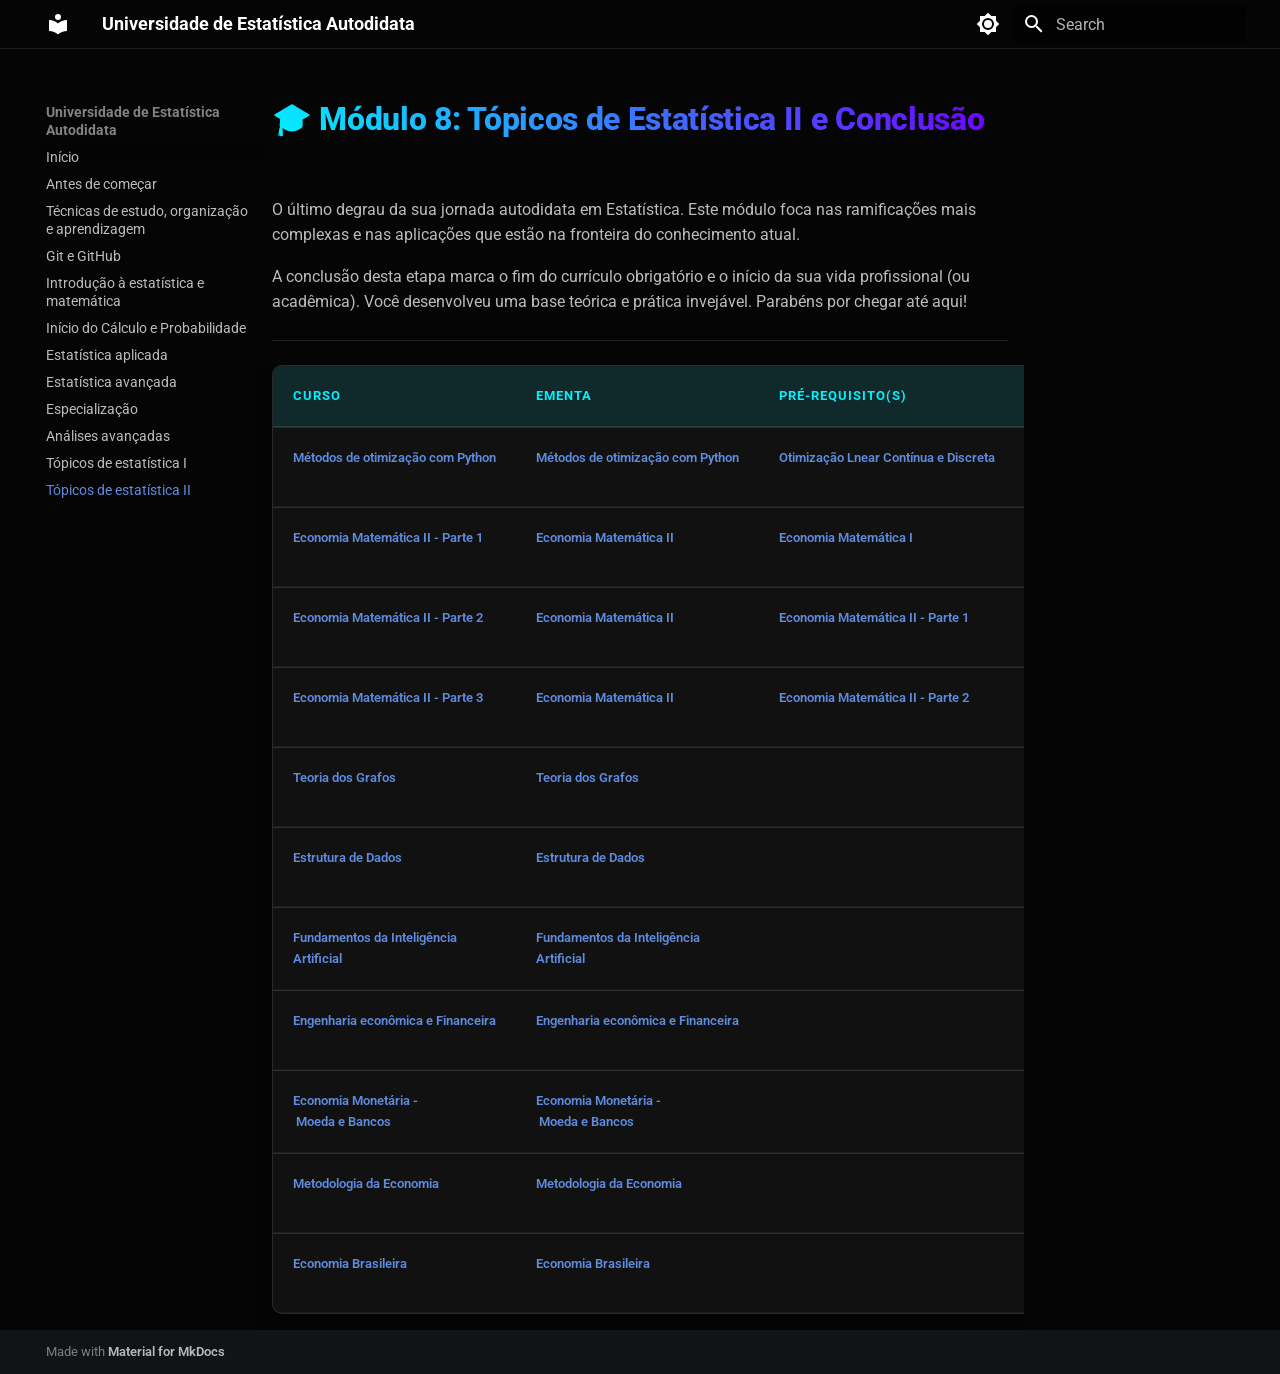
<file: 11-topicos-de-estatistica-ii/index.html>
<!doctype html>
<html lang="en" class="no-js">
  <head>
    
      <meta charset="utf-8">
      <meta name="viewport" content="width=device-width,initial-scale=1">
      
        <meta name="description" content="Um caminho open-source para educação autodidata em estatística">
      
      
      
        <link rel="canonical" href="https://NandesLima.github.io/estatistica/11-topicos-de-estatistica-ii/">
      
      
        <link rel="prev" href="../10-topicos-de-estatistica-i/">
      
      
      
        
      
      
      <link rel="icon" href="../assets/images/favicon.png">
      <meta name="generator" content="mkdocs-1.6.1, mkdocs-material-9.7.6">
    
    
      
        <title>Tópicos de estatística II - Universidade de Estatística Autodidata</title>
      
    
    
      <link rel="stylesheet" href="../assets/stylesheets/main.484c7ddc.min.css">
      
        
        <link rel="stylesheet" href="../assets/stylesheets/palette.ab4e12ef.min.css">
      
      


    
    
      
    
    
      
        
        
        <link rel="preconnect" href="https://fonts.gstatic.com" crossorigin>
        <link rel="stylesheet" href="https://fonts.googleapis.com/css?family=Roboto:300,300i,400,400i,700,700i%7CRoboto+Mono:400,400i,700,700i&display=fallback">
        <style>:root{--md-text-font:"Roboto";--md-code-font:"Roboto Mono"}</style>
      
    
    
      <link rel="stylesheet" href="../stylesheets/custom.css">
    
      <link rel="stylesheet" href="../stylesheets/global-modern.css">
    
    <script>__md_scope=new URL("..",location),__md_hash=e=>[...e].reduce(((e,_)=>(e<<5)-e+_.charCodeAt(0)),0),__md_get=(e,_=localStorage,t=__md_scope)=>JSON.parse(_.getItem(t.pathname+"."+e)),__md_set=(e,_,t=localStorage,a=__md_scope)=>{try{t.setItem(a.pathname+"."+e,JSON.stringify(_))}catch(e){}}</script>
    
      

    
    
  </head>
  
  
    
    
      
    
    
    
    
    <body dir="ltr" data-md-color-scheme="slate" data-md-color-primary="black" data-md-color-accent="indigo">
  
    
    <input class="md-toggle" data-md-toggle="drawer" type="checkbox" id="__drawer" autocomplete="off">
    <input class="md-toggle" data-md-toggle="search" type="checkbox" id="__search" autocomplete="off">
    <label class="md-overlay" for="__drawer"></label>
    <div data-md-component="skip">
      
        
        <a href="#modulo-8-topicos-de-estatistica-ii-e-conclusao" class="md-skip">
          Skip to content
        </a>
      
    </div>
    <div data-md-component="announce">
      
    </div>
    
    
      

  

<header class="md-header md-header--shadow" data-md-component="header">
  <nav class="md-header__inner md-grid" aria-label="Header">
    <a href=".." title="Universidade de Estatística Autodidata" class="md-header__button md-logo" aria-label="Universidade de Estatística Autodidata" data-md-component="logo">
      
  
  <svg xmlns="http://www.w3.org/2000/svg" viewBox="0 0 24 24"><path d="M12 8a3 3 0 0 0 3-3 3 3 0 0 0-3-3 3 3 0 0 0-3 3 3 3 0 0 0 3 3m0 3.54C9.64 9.35 6.5 8 3 8v11c3.5 0 6.64 1.35 9 3.54 2.36-2.19 5.5-3.54 9-3.54V8c-3.5 0-6.64 1.35-9 3.54"/></svg>

    </a>
    <label class="md-header__button md-icon" for="__drawer">
      
      <svg xmlns="http://www.w3.org/2000/svg" viewBox="0 0 24 24"><path d="M3 6h18v2H3zm0 5h18v2H3zm0 5h18v2H3z"/></svg>
    </label>
    <div class="md-header__title" data-md-component="header-title">
      <div class="md-header__ellipsis">
        <div class="md-header__topic">
          <span class="md-ellipsis">
            Universidade de Estatística Autodidata
          </span>
        </div>
        <div class="md-header__topic" data-md-component="header-topic">
          <span class="md-ellipsis">
            
              Tópicos de estatística II
            
          </span>
        </div>
      </div>
    </div>
    
      
        <form class="md-header__option" data-md-component="palette">
  
    
    
    
    <input class="md-option" data-md-color-media="" data-md-color-scheme="slate" data-md-color-primary="black" data-md-color-accent="indigo"  aria-label="Mudar para modo noturno"  type="radio" name="__palette" id="__palette_0">
    
      <label class="md-header__button md-icon" title="Mudar para modo noturno" for="__palette_1" hidden>
        <svg xmlns="http://www.w3.org/2000/svg" viewBox="0 0 24 24"><path d="M12 8a4 4 0 0 0-4 4 4 4 0 0 0 4 4 4 4 0 0 0 4-4 4 4 0 0 0-4-4m0 10a6 6 0 0 1-6-6 6 6 0 0 1 6-6 6 6 0 0 1 6 6 6 6 0 0 1-6 6m8-9.31V4h-4.69L12 .69 8.69 4H4v4.69L.69 12 4 15.31V20h4.69L12 23.31 15.31 20H20v-4.69L23.31 12z"/></svg>
      </label>
    
  
    
    
    
    <input class="md-option" data-md-color-media="" data-md-color-scheme="slate" data-md-color-primary="black" data-md-color-accent="indigo"  aria-label="Mudar para modo claro"  type="radio" name="__palette" id="__palette_1">
    
      <label class="md-header__button md-icon" title="Mudar para modo claro" for="__palette_0" hidden>
        <svg xmlns="http://www.w3.org/2000/svg" viewBox="0 0 24 24"><path d="M12 18c-.89 0-1.74-.2-2.5-.55C11.56 16.5 13 14.42 13 12s-1.44-4.5-3.5-5.45C10.26 6.2 11.11 6 12 6a6 6 0 0 1 6 6 6 6 0 0 1-6 6m8-9.31V4h-4.69L12 .69 8.69 4H4v4.69L.69 12 4 15.31V20h4.69L12 23.31 15.31 20H20v-4.69L23.31 12z"/></svg>
      </label>
    
  
</form>
      
    
    
      <script>var palette=__md_get("__palette");if(palette&&palette.color){if("(prefers-color-scheme)"===palette.color.media){var media=matchMedia("(prefers-color-scheme: light)"),input=document.querySelector(media.matches?"[data-md-color-media='(prefers-color-scheme: light)']":"[data-md-color-media='(prefers-color-scheme: dark)']");palette.color.media=input.getAttribute("data-md-color-media"),palette.color.scheme=input.getAttribute("data-md-color-scheme"),palette.color.primary=input.getAttribute("data-md-color-primary"),palette.color.accent=input.getAttribute("data-md-color-accent")}for(var[key,value]of Object.entries(palette.color))document.body.setAttribute("data-md-color-"+key,value)}</script>
    
    
    
      
      
        <label class="md-header__button md-icon" for="__search">
          
          <svg xmlns="http://www.w3.org/2000/svg" viewBox="0 0 24 24"><path d="M9.5 3A6.5 6.5 0 0 1 16 9.5c0 1.61-.59 3.09-1.56 4.23l.27.27h.79l5 5-1.5 1.5-5-5v-.79l-.27-.27A6.52 6.52 0 0 1 9.5 16 6.5 6.5 0 0 1 3 9.5 6.5 6.5 0 0 1 9.5 3m0 2C7 5 5 7 5 9.5S7 14 9.5 14 14 12 14 9.5 12 5 9.5 5"/></svg>
        </label>
        <div class="md-search" data-md-component="search" role="dialog">
  <label class="md-search__overlay" for="__search"></label>
  <div class="md-search__inner" role="search">
    <form class="md-search__form" name="search">
      <input type="text" class="md-search__input" name="query" aria-label="Search" placeholder="Search" autocapitalize="off" autocorrect="off" autocomplete="off" spellcheck="false" data-md-component="search-query" required>
      <label class="md-search__icon md-icon" for="__search">
        
        <svg xmlns="http://www.w3.org/2000/svg" viewBox="0 0 24 24"><path d="M9.5 3A6.5 6.5 0 0 1 16 9.5c0 1.61-.59 3.09-1.56 4.23l.27.27h.79l5 5-1.5 1.5-5-5v-.79l-.27-.27A6.52 6.52 0 0 1 9.5 16 6.5 6.5 0 0 1 3 9.5 6.5 6.5 0 0 1 9.5 3m0 2C7 5 5 7 5 9.5S7 14 9.5 14 14 12 14 9.5 12 5 9.5 5"/></svg>
        
        <svg xmlns="http://www.w3.org/2000/svg" viewBox="0 0 24 24"><path d="M20 11v2H8l5.5 5.5-1.42 1.42L4.16 12l7.92-7.92L13.5 5.5 8 11z"/></svg>
      </label>
      <nav class="md-search__options" aria-label="Search">
        
        <button type="reset" class="md-search__icon md-icon" title="Clear" aria-label="Clear" tabindex="-1">
          
          <svg xmlns="http://www.w3.org/2000/svg" viewBox="0 0 24 24"><path d="M19 6.41 17.59 5 12 10.59 6.41 5 5 6.41 10.59 12 5 17.59 6.41 19 12 13.41 17.59 19 19 17.59 13.41 12z"/></svg>
        </button>
      </nav>
      
        <div class="md-search__suggest" data-md-component="search-suggest"></div>
      
    </form>
    <div class="md-search__output">
      <div class="md-search__scrollwrap" tabindex="0" data-md-scrollfix>
        <div class="md-search-result" data-md-component="search-result">
          <div class="md-search-result__meta">
            Initializing search
          </div>
          <ol class="md-search-result__list" role="presentation"></ol>
        </div>
      </div>
    </div>
  </div>
</div>
      
    
    
  </nav>
  
</header>
    
    <div class="md-container" data-md-component="container">
      
      
        
          
        
      
      <main class="md-main" data-md-component="main">
        <div class="md-main__inner md-grid">
          
            
              
              <div class="md-sidebar md-sidebar--primary" data-md-component="sidebar" data-md-type="navigation" >
                <div class="md-sidebar__scrollwrap">
                  <div class="md-sidebar__inner">
                    



<nav class="md-nav md-nav--primary" aria-label="Navigation" data-md-level="0">
  <label class="md-nav__title" for="__drawer">
    <a href=".." title="Universidade de Estatística Autodidata" class="md-nav__button md-logo" aria-label="Universidade de Estatística Autodidata" data-md-component="logo">
      
  
  <svg xmlns="http://www.w3.org/2000/svg" viewBox="0 0 24 24"><path d="M12 8a3 3 0 0 0 3-3 3 3 0 0 0-3-3 3 3 0 0 0-3 3 3 3 0 0 0 3 3m0 3.54C9.64 9.35 6.5 8 3 8v11c3.5 0 6.64 1.35 9 3.54 2.36-2.19 5.5-3.54 9-3.54V8c-3.5 0-6.64 1.35-9 3.54"/></svg>

    </a>
    Universidade de Estatística Autodidata
  </label>
  
  <ul class="md-nav__list" data-md-scrollfix>
    
      
      
  
  
  
  
    <li class="md-nav__item">
      <a href=".." class="md-nav__link">
        
  
  
  <span class="md-ellipsis">
    
  
    Início
  

    
  </span>
  
  

      </a>
    </li>
  

    
      
      
  
  
  
  
    <li class="md-nav__item">
      <a href="../01-antes-de-comecar/" class="md-nav__link">
        
  
  
  <span class="md-ellipsis">
    
  
    Antes de começar
  

    
  </span>
  
  

      </a>
    </li>
  

    
      
      
  
  
  
  
    <li class="md-nav__item">
      <a href="../02-tecnicas-de-estudo-organizacao-e-aprendizagem/" class="md-nav__link">
        
  
  
  <span class="md-ellipsis">
    
  
    Técnicas de estudo, organização e aprendizagem
  

    
  </span>
  
  

      </a>
    </li>
  

    
      
      
  
  
  
  
    <li class="md-nav__item">
      <a href="../03-git-e-github/" class="md-nav__link">
        
  
  
  <span class="md-ellipsis">
    
  
    Git e GitHub
  

    
  </span>
  
  

      </a>
    </li>
  

    
      
      
  
  
  
  
    <li class="md-nav__item">
      <a href="../04-introducao-%C3%A0-estatistica-e-matematica/" class="md-nav__link">
        
  
  
  <span class="md-ellipsis">
    
  
    Introdução à estatística e matemática
  

    
  </span>
  
  

      </a>
    </li>
  

    
      
      
  
  
  
  
    <li class="md-nav__item">
      <a href="../05-inicio-do-calculo-e-probabilidade/" class="md-nav__link">
        
  
  
  <span class="md-ellipsis">
    
  
    Início do Cálculo e Probabilidade
  

    
  </span>
  
  

      </a>
    </li>
  

    
      
      
  
  
  
  
    <li class="md-nav__item">
      <a href="../06-estatistica-aplicada/" class="md-nav__link">
        
  
  
  <span class="md-ellipsis">
    
  
    Estatística aplicada
  

    
  </span>
  
  

      </a>
    </li>
  

    
      
      
  
  
  
  
    <li class="md-nav__item">
      <a href="../07-estatistica-avancada/" class="md-nav__link">
        
  
  
  <span class="md-ellipsis">
    
  
    Estatística avançada
  

    
  </span>
  
  

      </a>
    </li>
  

    
      
      
  
  
  
  
    <li class="md-nav__item">
      <a href="../08-especializacao/" class="md-nav__link">
        
  
  
  <span class="md-ellipsis">
    
  
    Especialização
  

    
  </span>
  
  

      </a>
    </li>
  

    
      
      
  
  
  
  
    <li class="md-nav__item">
      <a href="../09-analises-avancadas/" class="md-nav__link">
        
  
  
  <span class="md-ellipsis">
    
  
    Análises avançadas
  

    
  </span>
  
  

      </a>
    </li>
  

    
      
      
  
  
  
  
    <li class="md-nav__item">
      <a href="../10-topicos-de-estatistica-i/" class="md-nav__link">
        
  
  
  <span class="md-ellipsis">
    
  
    Tópicos de estatística I
  

    
  </span>
  
  

      </a>
    </li>
  

    
      
      
  
  
    
  
  
  
    <li class="md-nav__item md-nav__item--active">
      
      <input class="md-nav__toggle md-toggle" type="checkbox" id="__toc">
      
      
        
      
      
      <a href="./" class="md-nav__link md-nav__link--active">
        
  
  
  <span class="md-ellipsis">
    
  
    Tópicos de estatística II
  

    
  </span>
  
  

      </a>
      
    </li>
  

    
  </ul>
</nav>
                  </div>
                </div>
              </div>
            
            
              
              <div class="md-sidebar md-sidebar--secondary" data-md-component="sidebar" data-md-type="toc" >
                <div class="md-sidebar__scrollwrap">
                  <div class="md-sidebar__inner">
                    

<nav class="md-nav md-nav--secondary" aria-label="Table of contents">
  
  
  
    
  
  
</nav>
                  </div>
                </div>
              </div>
            
          
          
            <div class="md-content" data-md-component="content">
              
              <article class="md-content__inner md-typeset">
                
                  



<h1 id="modulo-8-topicos-de-estatistica-ii-e-conclusao">🎓 Módulo 8: Tópicos de Estatística II e Conclusão</h1>
<p>O último degrau da sua jornada autodidata em Estatística. Este módulo foca nas ramificações mais complexas e nas aplicações que estão na fronteira do conhecimento atual.</p>
<p>A conclusão desta etapa marca o fim do currículo obrigatório e o início da sua vida profissional (ou acadêmica). Você desenvolveu uma base teórica e prática invejável. Parabéns por chegar até aqui!</p>
<hr />
<table>
<thead>
<tr>
<th><strong>Curso</strong></th>
<th><strong>Ementa</strong></th>
<th><strong>Pré-requisito(s)</strong></th>
</tr>
</thead>
<tbody>
<tr>
<td><a href="https://www.youtube.com/playlist?list=PLz7tpQ4EY_nek7dQhRTelJsC3RSJ7Znyf">Métodos de otimização com Python</a></td>
<td><a href="https://www.youtube.com/playlist?list=PLz7tpQ4EY_nek7dQhRTelJsC3RSJ7Znyf">Métodos de otimização com Python</a></td>
<td><a href="https://www.youtube.com/playlist?list=PLjK8TkmwOe0r9M4snKvJYVRGFm_n1c6kL">Otimização Lnear Contínua e Discreta</a></td>
</tr>
<tr>
<td><a href="https://www.youtube.com/watch?v=WjeyDvR1sUM&amp;list=PLptTWbUTJas-i3Zt5AcUcqmTA1pbAT3ZP">Economia Matemática II - Parte 1</a></td>
<td><a href="https://www.youtube.com/watch?v=WjeyDvR1sUM&amp;list=PLptTWbUTJas-i3Zt5AcUcqmTA1pbAT3ZP">Economia Matemática II </a></td>
<td><a href="https://www.youtube.com/playlist?list=PLo4jXE-LdDTQZS6VZkKDIjwIJYmWkMWhw">Economia Matemática I</a></td>
</tr>
<tr>
<td><a href="https://www.youtube.com/playlist?list=PLptTWbUTJas_vNaF1zvCFsuSz0OYQ-QEk">Economia Matemática II - Parte 2</a></td>
<td><a href="https://www.youtube.com/playlist?list=PLptTWbUTJas_vNaF1zvCFsuSz0OYQ-QEk">Economia Matemática II</a></td>
<td><a href="https://www.youtube.com/watch?v=WjeyDvR1sUM&amp;list=PLptTWbUTJas-i3Zt5AcUcqmTA1pbAT3ZP">Economia Matemática II - Parte 1</a></td>
</tr>
<tr>
<td><a href="https://www.youtube.com/playlist?list=PLptTWbUTJas9oIsdezxZl5uLp6byn4rih">Economia Matemática II - Parte 3</a></td>
<td><a href="https://www.youtube.com/playlist?list=PLptTWbUTJas9oIsdezxZl5uLp6byn4rih">Economia Matemática II</a></td>
<td><a href="https://www.youtube.com/playlist?list=PLptTWbUTJas_vNaF1zvCFsuSz0OYQ-QEk">Economia Matemática II - Parte 2</a></td>
</tr>
<tr>
<td><a href="https://www.youtube.com/playlist?list=PLndfcZyvAqbr2MLCOLEvBNX6FgD8UNWfX">Teoria dos Grafos</a></td>
<td><a href="https://www.youtube.com/playlist?list=PLndfcZyvAqbr2MLCOLEvBNX6FgD8UNWfX">Teoria dos Grafos</a></td>
<td></td>
</tr>
<tr>
<td><a href="https://www.youtube.com/playlist?list=PLUukMN0DTKCtdKaIUQoV4VWqGblYGZLfC">Estrutura de Dados</a></td>
<td><a href="https://www.youtube.com/playlist?list=PLUukMN0DTKCtdKaIUQoV4VWqGblYGZLfC">Estrutura de Dados</a></td>
<td></td>
</tr>
<tr>
<td><a href="https://www.youtube.com/playlist?list=PLtQM10PgmGogjn0cikgWi8wpQUnV6ERkY">Fundamentos da Inteligência Artificial</a></td>
<td><a href="https://www.youtube.com/playlist?list=PLtQM10PgmGogjn0cikgWi8wpQUnV6ERkY">Fundamentos da Inteligência Artificial</a></td>
<td></td>
</tr>
<tr>
<td><a href="https://www.youtube.com/playlist?list=PLxI8Can9yAHdmoFk15Sze0qN5R5y0eb1E">Engenharia econômica e Financeira</a></td>
<td><a href="https://www.youtube.com/playlist?list=PLxI8Can9yAHdmoFk15Sze0qN5R5y0eb1E">Engenharia econômica e Financeira</a></td>
<td></td>
</tr>
<tr>
<td><a href="https://www.youtube.com/watch?v=VU33U10ZXKg&amp;list=PL9B175DCCA462A826">Economia Monetária - Moeda e Bancos</a></td>
<td><a href="https://www.youtube.com/watch?v=VU33U10ZXKg&amp;list=PL9B175DCCA462A826">Economia Monetária - Moeda e Bancos</a></td>
<td></td>
</tr>
<tr>
<td><a href="https://www.youtube.com/playlist?list=PLAudUnJeNg4tjKbMfW3FQmQyQ_-p3l0ie">Metodologia da Economia</a></td>
<td><a href="https://www.youtube.com/playlist?list=PLAudUnJeNg4tjKbMfW3FQmQyQ_-p3l0ie">Metodologia da Economia</a></td>
<td></td>
</tr>
<tr>
<td><a href="https://www.youtube.com/playlist?list=PLA99zthDt1QDNc4tZ7mf7OOLeniIdhvqC">Economia Brasileira</a></td>
<td><a href="https://www.youtube.com/playlist?list=PLA99zthDt1QDNc4tZ7mf7OOLeniIdhvqC">Economia Brasileira</a></td>
<td></td>
</tr>
</tbody>
</table>












                
              </article>
            </div>
          
          
<script>var target=document.getElementById(location.hash.slice(1));target&&target.name&&(target.checked=target.name.startsWith("__tabbed_"))</script>
        </div>
        
          <button type="button" class="md-top md-icon" data-md-component="top" hidden>
  
  <svg xmlns="http://www.w3.org/2000/svg" viewBox="0 0 24 24"><path d="M13 20h-2V8l-5.5 5.5-1.42-1.42L12 4.16l7.92 7.92-1.42 1.42L13 8z"/></svg>
  Back to top
</button>
        
      </main>
      
        <footer class="md-footer">
  
  <div class="md-footer-meta md-typeset">
    <div class="md-footer-meta__inner md-grid">
      <div class="md-copyright">
  
  
    Made with
    <a href="https://squidfunk.github.io/mkdocs-material/" target="_blank" rel="noopener">
      Material for MkDocs
    </a>
  
</div>
      
    </div>
  </div>
</footer>
      
    </div>
    <div class="md-dialog" data-md-component="dialog">
      <div class="md-dialog__inner md-typeset"></div>
    </div>
    
    
    
      
      
      <script id="__config" type="application/json">{"annotate": null, "base": "..", "features": ["navigation.sections", "navigation.top", "search.suggest", "search.highlight"], "search": "../assets/javascripts/workers/search.2c215733.min.js", "tags": null, "translations": {"clipboard.copied": "Copied to clipboard", "clipboard.copy": "Copy to clipboard", "search.result.more.one": "1 more on this page", "search.result.more.other": "# more on this page", "search.result.none": "No matching documents", "search.result.one": "1 matching document", "search.result.other": "# matching documents", "search.result.placeholder": "Type to start searching", "search.result.term.missing": "Missing", "select.version": "Select version"}, "version": null}</script>
    
    
      <script src="../assets/javascripts/bundle.79ae519e.min.js"></script>
      
        <script src="../javascripts/progress.js"></script>
      
    
  </body>
</html>
</file>
<file: stylesheets/custom.css>
:root {
  --bg-color: #050505;
  --text-color: #f0f0f0;
  --accent-primary: #00f2ff;
  --accent-secondary: #7000ff;
  --glass-bg: rgba(255, 255, 255, 0.05);
  --glass-border: rgba(255, 255, 255, 0.1);
  --transition: all 0.4s cubic-bezier(0.4, 0, 0.2, 1);
}

/* MkDocs global overrides to match neon theme */
[data-md-color-scheme="slate"] {
  --md-primary-fg-color: var(--accent-primary);
  --md-accent-fg-color: var(--accent-secondary);
  --md-typeset-a-color: var(--accent-primary);
  --md-default-bg-color: var(--bg-color);
}

/* Hide default MkDocs wrapper limits ONLY on the landing page */
.md-content__inner {
  margin: 0 !important;
  max-width: none !important;
}

/* The landing page wrapper */
.modern-landing {
  background-color: var(--bg-color);
  color: var(--text-color);
  overflow-x: hidden;
  line-height: 1.6;
  padding: 0 5%;
  margin: -1.5rem; /* Offsets MkDocs default padding */
  border-radius: 10px;
}

/* Animations */
@keyframes fadeInUp {
  from { opacity: 0; transform: translateY(30px); }
  to { opacity: 1; transform: translateY(0); }
}

@keyframes float {
  0%, 100% { transform: translateY(0); }
  50% { transform: translateY(-10px); }
}

/* Hero Section */
.modern-landing .hero {
  min-height: 80vh;
  display: flex;
  align-items: center;
  position: relative;
  padding-top: 40px;
}

.modern-landing .hero-content {
  flex: 1;
  animation: fadeInUp 1s ease-out;
}

.modern-landing .hero-title {
  font-size: 4.5rem;
  font-weight: 900;
  line-height: 1.1;
  margin-bottom: 1.5rem;
  color: var(--text-color);
  border-bottom: none !important;
}

.modern-landing .hero-title span {
  display: block;
  background: linear-gradient(45deg, var(--accent-primary), var(--accent-secondary));
  -webkit-background-clip: text;
  background-clip: text;
  -webkit-text-fill-color: transparent;
}

.modern-landing .hero-subtitle {
  font-size: 1.25rem;
  opacity: 0.6;
  margin-bottom: 2.5rem;
  max-width: 500px;
  color: var(--text-color);
}

.modern-landing .hero-visual {
  flex: 1;
  display: flex;
  justify-content: center;
  align-items: center;
  position: relative;
}

.modern-landing .hero-img-container {
  width: 500px;
  height: 500px;
  border-radius: 30px;
  overflow: hidden;
  position: relative;
  box-shadow: 0 25px 50px -12px rgba(0, 0, 0, 0.5);
  animation: float 6s ease-in-out infinite;
}

.modern-landing .hero-img-container::before {
  content: '';
  position: absolute;
  inset: 0;
  border: 2px solid var(--glass-border);
  border-radius: 30px;
  z-index: 10;
}

.modern-landing .hero-img-container img {
  width: 100%;
  height: 100%;
  object-fit: cover;
  filter: brightness(0.8) contrast(1.1);
}

.modern-landing .btn {
  padding: 1rem 2.5rem;
  border-radius: 100px;
  font-weight: 600;
  text-decoration: none;
  display: inline-block;
  transition: var(--transition);
  cursor: pointer;
  border: none;
}

.modern-landing .btn-primary {
  background: linear-gradient(45deg, var(--accent-primary), var(--accent-secondary));
  color: #fff !important;
  box-shadow: 0 10px 20px -5px rgba(0, 242, 255, 0.3);
}

.modern-landing .btn-primary:hover {
  transform: translateY(-3px);
  box-shadow: 0 15px 30px -5px rgba(0,242, 255, 0.5);
}

/* Features Section */
.modern-landing .features {
  padding: 6rem 0;
}

.modern-landing .section-tag {
  color: var(--accent-primary);
  text-transform: uppercase;
  font-size: 0.8rem;
  letter-spacing: 3px;
  margin-bottom: 1rem;
  display: block;
  font-weight: bold;
}

.modern-landing .grid {
  display: grid;
  grid-template-columns: repeat(auto-fit, minmax(300px, 1fr));
  gap: 2rem;
  margin-top: 2rem;
}

.modern-landing .card {
  background: var(--glass-bg);
  border: 1px solid var(--glass-border);
  padding: 3rem;
  border-radius: 20px;
  transition: var(--transition);
  backdrop-filter: blur(5px);
}

.modern-landing .card:hover {
  background: rgba(255, 255, 255, 0.08);
  transform: translateY(-10px);
  border-color: var(--accent-primary);
}

.modern-landing .card h3 {
  font-size: 1.5rem;
  margin-bottom: 1rem;
  color: var(--text-color);
  border-bottom: none;
}

.modern-landing .card p {
  opacity: 0.6;
  color: var(--text-color);
}

/* Responsive */
@media (max-width: 968px) {
  .modern-landing .hero {
    flex-direction: column;
    text-align: center;
    height: auto;
  }
  .modern-landing .hero-title {
    font-size: 3rem;
  }
  .modern-landing .hero-visual {
    margin-top: 4rem;
  }
  .modern-landing .hero-img-container {
    width: 100%;
    max-width: 400px;
    height: 300px;
  }
  .modern-landing .hero-subtitle {
    margin: 0 auto 2.5rem;
  }
}
</file>
<file: stylesheets/global-modern.css>
/* ... appended at the end ... */

/* Modernizing ALL documentation pages */

/* Cool glowing headers */
.md-typeset h1, .md-typeset h2, .md-typeset h3 {
  color: var(--text-color);
  font-weight: 800;
}

.md-typeset h1 {
  background: linear-gradient(45deg, var(--accent-primary), var(--accent-secondary));
  -webkit-background-clip: text;
  background-clip: text;
  -webkit-text-fill-color: transparent;
  display: inline-block;
  margin-bottom: 2rem;
}

/* Glassmorphism tables */
.md-typeset table:not([class]) {
  background: var(--glass-bg);
  border: 1px solid var(--glass-border);
  border-radius: 10px;
  overflow: hidden;
  box-shadow: 0 10px 30px rgba(0,0,0,0.5);
  display: table;
  width: 100%;
}

.md-typeset table:not([class]) th {
  background: rgba(0, 242, 255, 0.1);
  color: var(--accent-primary);
  font-weight: bold;
  text-transform: uppercase;
  letter-spacing: 1px;
  padding: 1rem;
  border-bottom: 1px solid var(--glass-border);
}

.md-typeset table:not([class]) td {
  padding: 1rem;
  border-bottom: 1px solid rgba(255,255,255,0.05);
  transition: var(--transition);
}

.md-typeset table:not([class]) tr:hover td {
  background: rgba(255,255,255,0.02);
}

/* Nice buttons for all standard links inside content */
.md-typeset a:not(.md-content__button) {
  position: relative;
  text-decoration: none;
  font-weight: 600;
  transition: var(--transition);
}
.md-typeset a:not(.md-content__button):hover {
  text-shadow: 0 0 10px rgba(0, 242, 255, 0.5);
}

/* Global scrollbar styling */
::-webkit-scrollbar {
  width: 8px;
}
::-webkit-scrollbar-track {
  background: var(--bg-color);
}
::-webkit-scrollbar-thumb {
  background: #333;
  border-radius: 10px;
}
::-webkit-scrollbar-thumb:hover {
  background: var(--accent-primary);
}

/* Clean up the page background */
[data-md-color-scheme="slate"] body {
  background-color: var(--bg-color);
}
[data-md-color-scheme="slate"] .md-header {
  background: rgba(5, 5, 5, 0.8);
  backdrop-filter: blur(10px);
  border-bottom: 1px solid var(--glass-border);
}
[data-md-color-scheme="slate"] .md-sidebar {
  background-color: transparent;
}

/* Interatividade - Botão de Progresso */
.progress-btn {
  background: rgba(255, 255, 255, 0.05);
  border: 1px solid var(--glass-border);
  color: var(--text-color);
  padding: 8px 12px;
  border-radius: 6px;
  cursor: pointer;
  font-family: var(--font-main);
  font-size: 0.85rem;
  font-weight: 600;
  transition: var(--transition);
  white-space: nowrap;
}

.progress-btn:hover {
  border-color: var(--accent-primary);
  box-shadow: 0 0 10px rgba(0, 242, 255, 0.2);
}

.progress-btn.completed {
  background: rgba(0, 255, 128, 0.1);
  border-color: #00ff80;
  color: #00ff80;
  box-shadow: 0 0 10px rgba(0, 255, 128, 0.2);
}

.md-typeset tr.row-completed td {
  opacity: 0.5;
  background: rgba(0, 255, 128, 0.02) !important;
  transition: var(--transition);
}

.md-typeset tr.row-completed td:first-child a {
  text-decoration: line-through;
  color: #888;
}
</file>
<file: assets/stylesheets/main.484c7ddc.min.css>
@charset "UTF-8";html{-webkit-text-size-adjust:none;-moz-text-size-adjust:none;text-size-adjust:none;box-sizing:border-box}*,:after,:before{box-sizing:inherit}@media (prefers-reduced-motion){*,:after,:before{transition:none!important}}body{margin:0}a,button,input,label{-webkit-tap-highlight-color:transparent}a{color:inherit;text-decoration:none}hr{border:0;box-sizing:initial;display:block;height:.05rem;overflow:visible;padding:0}small{font-size:80%}sub,sup{line-height:1em}img{border-style:none}table{border-collapse:initial;border-spacing:0}td,th{font-weight:400;vertical-align:top}button{background:#0000;border:0;font-family:inherit;font-size:inherit;margin:0;padding:0}input{border:0;outline:none}:root{--md-primary-fg-color:#4051b5;--md-primary-fg-color--light:#5d6cc0;--md-primary-fg-color--dark:#303fa1;--md-primary-bg-color:#fff;--md-primary-bg-color--light:#ffffffb3;--md-accent-fg-color:#526cfe;--md-accent-fg-color--transparent:#526cfe1a;--md-accent-bg-color:#fff;--md-accent-bg-color--light:#ffffffb3}[data-md-color-scheme=default]{color-scheme:light}[data-md-color-scheme=default] img[src$="#gh-dark-mode-only"],[data-md-color-scheme=default] img[src$="#only-dark"]{display:none}:root,[data-md-color-scheme=default]{--md-hue:225deg;--md-default-fg-color:#000000de;--md-default-fg-color--light:#0000008a;--md-default-fg-color--lighter:#00000052;--md-default-fg-color--lightest:#00000012;--md-default-bg-color:#fff;--md-default-bg-color--light:#ffffffb3;--md-default-bg-color--lighter:#ffffff4d;--md-default-bg-color--lightest:#ffffff1f;--md-code-fg-color:#36464e;--md-code-bg-color:#f5f5f5;--md-code-bg-color--light:#f5f5f5b3;--md-code-bg-color--lighter:#f5f5f54d;--md-code-hl-color:#4287ff;--md-code-hl-color--light:#4287ff1a;--md-code-hl-number-color:#d52a2a;--md-code-hl-special-color:#db1457;--md-code-hl-function-color:#a846b9;--md-code-hl-constant-color:#6e59d9;--md-code-hl-keyword-color:#3f6ec6;--md-code-hl-string-color:#1c7d4d;--md-code-hl-name-color:var(--md-code-fg-color);--md-code-hl-operator-color:var(--md-default-fg-color--light);--md-code-hl-punctuation-color:var(--md-default-fg-color--light);--md-code-hl-comment-color:var(--md-default-fg-color--light);--md-code-hl-generic-color:var(--md-default-fg-color--light);--md-code-hl-variable-color:var(--md-default-fg-color--light);--md-typeset-color:var(--md-default-fg-color);--md-typeset-a-color:var(--md-primary-fg-color);--md-typeset-del-color:#f5503d26;--md-typeset-ins-color:#0bd57026;--md-typeset-kbd-color:#fafafa;--md-typeset-kbd-accent-color:#fff;--md-typeset-kbd-border-color:#b8b8b8;--md-typeset-mark-color:#ffff0080;--md-typeset-table-color:#0000001f;--md-typeset-table-color--light:rgba(0,0,0,.035);--md-admonition-fg-color:var(--md-default-fg-color);--md-admonition-bg-color:var(--md-default-bg-color);--md-warning-fg-color:#000000de;--md-warning-bg-color:#ff9;--md-footer-fg-color:#fff;--md-footer-fg-color--light:#ffffffb3;--md-footer-fg-color--lighter:#ffffff73;--md-footer-bg-color:#000000de;--md-footer-bg-color--dark:#00000052;--md-shadow-z1:0 0.2rem 0.5rem #0000000d,0 0 0.05rem #0000001a;--md-shadow-z2:0 0.2rem 0.5rem #0000001a,0 0 0.05rem #00000040;--md-shadow-z3:0 0.2rem 0.5rem #0003,0 0 0.05rem #00000059}.md-icon svg{fill:currentcolor;display:block;height:1.2rem;width:1.2rem}body{-webkit-font-smoothing:antialiased;-moz-osx-font-smoothing:grayscale;--md-text-font-family:var(--md-text-font,_),-apple-system,BlinkMacSystemFont,Helvetica,Arial,sans-serif;--md-code-font-family:var(--md-code-font,_),SFMono-Regular,Consolas,Menlo,monospace}aside,body,input{font-feature-settings:"kern","liga";color:var(--md-typeset-color);font-family:var(--md-text-font-family)}code,kbd,pre{font-feature-settings:"kern";font-family:var(--md-code-font-family)}:root{--md-typeset-table-sort-icon:url('data:image/svg+xml;charset=utf-8,<svg xmlns="http://www.w3.org/2000/svg" viewBox="0 0 24 24"><path d="m18 21-4-4h3V7h-3l4-4 4 4h-3v10h3M2 19v-2h10v2M2 13v-2h7v2M2 7V5h4v2z"/></svg>');--md-typeset-table-sort-icon--asc:url('data:image/svg+xml;charset=utf-8,<svg xmlns="http://www.w3.org/2000/svg" viewBox="0 0 24 24"><path d="M19 17h3l-4 4-4-4h3V3h2M2 17h10v2H2M6 5v2H2V5m0 6h7v2H2z"/></svg>');--md-typeset-table-sort-icon--desc:url('data:image/svg+xml;charset=utf-8,<svg xmlns="http://www.w3.org/2000/svg" viewBox="0 0 24 24"><path d="M19 7h3l-4-4-4 4h3v14h2M2 17h10v2H2M6 5v2H2V5m0 6h7v2H2z"/></svg>')}.md-typeset{-webkit-print-color-adjust:exact;color-adjust:exact;font-size:.8rem;line-height:1.6;overflow-wrap:break-word}@media print{.md-typeset{font-size:.68rem}}.md-typeset blockquote,.md-typeset dl,.md-typeset figure,.md-typeset ol,.md-typeset pre,.md-typeset ul{margin-bottom:1em;margin-top:1em}.md-typeset h1{color:var(--md-default-fg-color--light);font-size:2em;line-height:1.3;margin:0 0 1.25em}.md-typeset h1,.md-typeset h2{font-weight:300;letter-spacing:-.01em}.md-typeset h2{font-size:1.5625em;line-height:1.4;margin:1.6em 0 .64em}.md-typeset h3{font-size:1.25em;font-weight:400;letter-spacing:-.01em;line-height:1.5;margin:1.6em 0 .8em}.md-typeset h2+h3{margin-top:.8em}.md-typeset h4{font-weight:700;letter-spacing:-.01em;margin:1em 0}.md-typeset h5,.md-typeset h6{color:var(--md-default-fg-color--light);font-size:.8em;font-weight:700;letter-spacing:-.01em;margin:1.25em 0}.md-typeset h5{text-transform:uppercase}.md-typeset h5 code{text-transform:none}.md-typeset hr{border-bottom:.05rem solid var(--md-default-fg-color--lightest);display:flow-root;margin:1.5em 0}.md-typeset a{color:var(--md-typeset-a-color);word-break:break-word}.md-typeset a,.md-typeset a:before{transition:color 125ms}.md-typeset a:focus,.md-typeset a:hover{color:var(--md-accent-fg-color)}.md-typeset a:focus code,.md-typeset a:hover code{background-color:var(--md-accent-fg-color--transparent);color:var(--md-accent-fg-color)}.md-typeset a code{color:var(--md-typeset-a-color)}.md-typeset a.focus-visible{outline-color:var(--md-accent-fg-color);outline-offset:.2rem}.md-typeset code,.md-typeset kbd,.md-typeset pre{color:var(--md-code-fg-color);direction:ltr;font-variant-ligatures:none;transition:background-color 125ms}@media print{.md-typeset code,.md-typeset kbd,.md-typeset pre{white-space:pre-wrap}}.md-typeset code{background-color:var(--md-code-bg-color);border-radius:.1rem;-webkit-box-decoration-break:clone;box-decoration-break:clone;font-size:.85em;padding:0 .2941176471em;transition:color 125ms,background-color 125ms;word-break:break-word}.md-typeset code:not(.focus-visible){-webkit-tap-highlight-color:transparent;outline:none}.md-typeset pre{display:flow-root;line-height:1.4;position:relative}.md-typeset pre>code{-webkit-box-decoration-break:slice;box-decoration-break:slice;box-shadow:none;display:block;margin:0;outline-color:var(--md-accent-fg-color);overflow:auto;padding:.7720588235em 1.1764705882em;scrollbar-color:var(--md-default-fg-color--lighter) #0000;scrollbar-width:thin;touch-action:auto;word-break:normal}.md-typeset pre>code:hover{scrollbar-color:var(--md-accent-fg-color) #0000}.md-typeset pre>code::-webkit-scrollbar{height:.2rem;width:.2rem}.md-typeset pre>code::-webkit-scrollbar-thumb{background-color:var(--md-default-fg-color--lighter)}.md-typeset pre>code::-webkit-scrollbar-thumb:hover{background-color:var(--md-accent-fg-color)}.md-typeset kbd{background-color:var(--md-typeset-kbd-color);border-radius:.1rem;box-shadow:0 .1rem 0 .05rem var(--md-typeset-kbd-border-color),0 .1rem 0 var(--md-typeset-kbd-border-color),0 -.1rem .2rem var(--md-typeset-kbd-accent-color) inset;color:var(--md-default-fg-color);display:inline-block;font-size:.75em;padding:0 .6666666667em;vertical-align:text-top;word-break:break-word}.md-typeset mark{background-color:var(--md-typeset-mark-color);-webkit-box-decoration-break:clone;box-decoration-break:clone;color:inherit;word-break:break-word}.md-typeset abbr{cursor:help;text-decoration:none}.md-typeset [data-preview],.md-typeset abbr{border-bottom:.05rem dotted var(--md-default-fg-color--light)}.md-typeset small{opacity:.75}[dir=ltr] .md-typeset sub,[dir=ltr] .md-typeset sup{margin-left:.078125em}[dir=rtl] .md-typeset sub,[dir=rtl] .md-typeset sup{margin-right:.078125em}[dir=ltr] .md-typeset blockquote{padding-left:.6rem}[dir=rtl] .md-typeset blockquote{padding-right:.6rem}[dir=ltr] .md-typeset blockquote{border-left:.2rem solid var(--md-default-fg-color--lighter)}[dir=rtl] .md-typeset blockquote{border-right:.2rem solid var(--md-default-fg-color--lighter)}.md-typeset blockquote{color:var(--md-default-fg-color--light);margin-left:0;margin-right:0}.md-typeset ul{list-style-type:disc}.md-typeset ul[type]{list-style-type:revert-layer}[dir=ltr] .md-typeset ol,[dir=ltr] .md-typeset ul{margin-left:.625em}[dir=rtl] .md-typeset ol,[dir=rtl] .md-typeset ul{margin-right:.625em}.md-typeset ol,.md-typeset ul{padding:0}.md-typeset ol:not([hidden]),.md-typeset ul:not([hidden]){display:flow-root}.md-typeset ol ol,.md-typeset ul ol{list-style-type:lower-alpha}.md-typeset ol ol ol,.md-typeset ul ol ol{list-style-type:lower-roman}.md-typeset ol ol ol ol,.md-typeset ul ol ol ol{list-style-type:upper-alpha}.md-typeset ol ol ol ol ol,.md-typeset ul ol ol ol ol{list-style-type:upper-roman}.md-typeset ol[type],.md-typeset ul[type]{list-style-type:revert-layer}[dir=ltr] .md-typeset ol li,[dir=ltr] .md-typeset ul li{margin-left:1.25em}[dir=rtl] .md-typeset ol li,[dir=rtl] .md-typeset ul li{margin-right:1.25em}.md-typeset ol li,.md-typeset ul li{margin-bottom:.5em}.md-typeset ol li blockquote,.md-typeset ol li p,.md-typeset ul li blockquote,.md-typeset ul li p{margin:.5em 0}.md-typeset ol li:last-child,.md-typeset ul li:last-child{margin-bottom:0}[dir=ltr] .md-typeset ol li ol,[dir=ltr] .md-typeset ol li ul,[dir=ltr] .md-typeset ul li ol,[dir=ltr] .md-typeset ul li ul{margin-left:.625em}[dir=rtl] .md-typeset ol li ol,[dir=rtl] .md-typeset ol li ul,[dir=rtl] .md-typeset ul li ol,[dir=rtl] .md-typeset ul li ul{margin-right:.625em}.md-typeset ol li ol,.md-typeset ol li ul,.md-typeset ul li ol,.md-typeset ul li ul{margin-bottom:.5em;margin-top:.5em}[dir=ltr] .md-typeset dd{margin-left:1.875em}[dir=rtl] .md-typeset dd{margin-right:1.875em}.md-typeset dd{margin-bottom:1.5em;margin-top:1em}.md-typeset img,.md-typeset svg,.md-typeset video{height:auto;max-width:100%}.md-typeset img[align=left]{margin:1em 1em 1em 0}.md-typeset img[align=right]{margin:1em 0 1em 1em}.md-typeset img[align]:only-child{margin-top:0}.md-typeset figure{display:flow-root;margin:1em auto;max-width:100%;text-align:center;width:fit-content}.md-typeset figure img{display:block;margin:0 auto}.md-typeset figcaption{font-style:italic;margin:1em auto;max-width:24rem}.md-typeset iframe{max-width:100%}.md-typeset table:not([class]){background-color:var(--md-default-bg-color);border:.05rem solid var(--md-typeset-table-color);border-radius:.1rem;display:inline-block;font-size:.64rem;max-width:100%;overflow:auto;touch-action:auto}@media print{.md-typeset table:not([class]){display:table}}.md-typeset table:not([class])+*{margin-top:1.5em}.md-typeset table:not([class]) td>:first-child,.md-typeset table:not([class]) th>:first-child{margin-top:0}.md-typeset table:not([class]) td>:last-child,.md-typeset table:not([class]) th>:last-child{margin-bottom:0}.md-typeset table:not([class]) td:not([align]),.md-typeset table:not([class]) th:not([align]){text-align:left}[dir=rtl] .md-typeset table:not([class]) td:not([align]),[dir=rtl] .md-typeset table:not([class]) th:not([align]){text-align:right}.md-typeset table:not([class]) th{font-weight:700;min-width:5rem;padding:.9375em 1.25em;vertical-align:top}.md-typeset table:not([class]) td{border-top:.05rem solid var(--md-typeset-table-color);padding:.9375em 1.25em;vertical-align:top}.md-typeset table:not([class]) tbody tr{transition:background-color 125ms}.md-typeset table:not([class]) tbody tr:hover{background-color:var(--md-typeset-table-color--light);box-shadow:0 .05rem 0 var(--md-default-bg-color) inset}.md-typeset table:not([class]) a{word-break:normal}.md-typeset table th[role=columnheader]{cursor:pointer}[dir=ltr] .md-typeset table th[role=columnheader]:after{margin-left:.5em}[dir=rtl] .md-typeset table th[role=columnheader]:after{margin-right:.5em}.md-typeset table th[role=columnheader]:after{content:"";display:inline-block;height:1.2em;-webkit-mask-image:var(--md-typeset-table-sort-icon);mask-image:var(--md-typeset-table-sort-icon);-webkit-mask-repeat:no-repeat;mask-repeat:no-repeat;-webkit-mask-size:contain;mask-size:contain;transition:background-color 125ms;vertical-align:text-bottom;width:1.2em}.md-typeset table th[role=columnheader]:hover:after{background-color:var(--md-default-fg-color--lighter)}.md-typeset table th[role=columnheader][aria-sort=ascending]:after{background-color:var(--md-default-fg-color--light);-webkit-mask-image:var(--md-typeset-table-sort-icon--asc);mask-image:var(--md-typeset-table-sort-icon--asc)}.md-typeset table th[role=columnheader][aria-sort=descending]:after{background-color:var(--md-default-fg-color--light);-webkit-mask-image:var(--md-typeset-table-sort-icon--desc);mask-image:var(--md-typeset-table-sort-icon--desc)}.md-typeset__scrollwrap{margin:1em -.8rem;overflow-x:auto;touch-action:auto}.md-typeset__table{display:inline-block;margin-bottom:.5em;padding:0 .8rem}@media print{.md-typeset__table{display:block}}html .md-typeset__table table{display:table;margin:0;overflow:hidden;width:100%}@media screen and (max-width:44.984375em){.md-content__inner>pre{margin:1em -.8rem}.md-content__inner>pre code{border-radius:0}}.md-typeset .md-author{border-radius:100%;display:block;flex-shrink:0;height:1.6rem;overflow:hidden;position:relative;transition:color 125ms,transform 125ms;width:1.6rem}.md-typeset .md-author img{display:block}.md-typeset .md-author--more{background:var(--md-default-fg-color--lightest);color:var(--md-default-fg-color--lighter);font-size:.6rem;font-weight:700;line-height:1.6rem;text-align:center}.md-typeset .md-author--long{height:2.4rem;width:2.4rem}.md-typeset a.md-author{transform:scale(1)}.md-typeset a.md-author img{border-radius:100%;filter:grayscale(100%) opacity(75%);transition:filter 125ms}.md-typeset a.md-author:focus,.md-typeset a.md-author:hover{transform:scale(1.1);z-index:1}.md-typeset a.md-author:focus img,.md-typeset a.md-author:hover img{filter:grayscale(0)}.md-banner{background-color:var(--md-footer-bg-color);color:var(--md-footer-fg-color);overflow:auto}@media print{.md-banner{display:none}}.md-banner--warning{background-color:var(--md-warning-bg-color);color:var(--md-warning-fg-color)}.md-banner__inner{font-size:.7rem;margin:.6rem auto;padding:0 .8rem}[dir=ltr] .md-banner__button{float:right}[dir=rtl] .md-banner__button{float:left}.md-banner__button{color:inherit;cursor:pointer;transition:opacity .25s}.no-js .md-banner__button{display:none}.md-banner__button:hover{opacity:.7}html{font-size:125%;height:100%;overflow-x:hidden}@media screen and (min-width:100em){html{font-size:137.5%}}@media screen and (min-width:125em){html{font-size:150%}}body{background-color:var(--md-default-bg-color);display:flex;flex-direction:column;font-size:.5rem;min-height:100%;position:relative;width:100%}@media print{body{display:block}}@media screen and (max-width:59.984375em){body[data-md-scrolllock]{position:fixed}}.md-grid{margin-left:auto;margin-right:auto;max-width:61rem}.md-container{display:flex;flex-direction:column;flex-grow:1}@media print{.md-container{display:block}}.md-main{flex-grow:1}.md-main__inner{display:flex;height:100%;margin-top:1.5rem}.md-ellipsis{overflow:hidden;text-overflow:ellipsis}.md-toggle{display:none}.md-option{height:0;opacity:0;position:absolute;width:0}.md-option:checked+label:not([hidden]){display:block}.md-option.focus-visible+label{outline-color:var(--md-accent-fg-color);outline-style:auto}.md-skip{background-color:var(--md-default-fg-color);border-radius:.1rem;color:var(--md-default-bg-color);font-size:.64rem;margin:.5rem;opacity:0;outline-color:var(--md-accent-fg-color);padding:.3rem .5rem;position:fixed;transform:translateY(.4rem);z-index:-1}.md-skip:focus{opacity:1;transform:translateY(0);transition:transform .25s cubic-bezier(.4,0,.2,1),opacity 175ms 75ms;z-index:10}@page{margin:25mm}:root{--md-clipboard-icon:url('data:image/svg+xml;charset=utf-8,<svg xmlns="http://www.w3.org/2000/svg" viewBox="0 0 24 24"><path d="M19 21H8V7h11m0-2H8a2 2 0 0 0-2 2v14a2 2 0 0 0 2 2h11a2 2 0 0 0 2-2V7a2 2 0 0 0-2-2m-3-4H4a2 2 0 0 0-2 2v14h2V3h12z"/></svg>')}.md-clipboard{border-radius:.1rem;color:var(--md-default-fg-color--lightest);cursor:pointer;height:1.5em;outline-color:var(--md-accent-fg-color);outline-offset:.1rem;transition:color .25s;width:1.5em;z-index:1}@media print{.md-clipboard{display:none}}.md-clipboard:not(.focus-visible){-webkit-tap-highlight-color:transparent;outline:none}:hover>.md-clipboard{color:var(--md-default-fg-color--light)}.md-clipboard:focus,.md-clipboard:hover{color:var(--md-accent-fg-color)}.md-clipboard:after{background-color:currentcolor;content:"";display:block;height:1.125em;margin:0 auto;-webkit-mask-image:var(--md-clipboard-icon);mask-image:var(--md-clipboard-icon);-webkit-mask-position:center;mask-position:center;-webkit-mask-repeat:no-repeat;mask-repeat:no-repeat;-webkit-mask-size:contain;mask-size:contain;width:1.125em}.md-clipboard--inline{cursor:pointer}.md-clipboard--inline code{transition:color .25s,background-color .25s}.md-clipboard--inline:focus code,.md-clipboard--inline:hover code{background-color:var(--md-accent-fg-color--transparent);color:var(--md-accent-fg-color)}:root{--md-code-select-icon:url('data:image/svg+xml;charset=utf-8,<svg xmlns="http://www.w3.org/2000/svg" viewBox="0 0 24 24"><path d="M19 19h-4v2h4c1.1 0 2-.9 2-2v-4h-2m0-12h-4v2h4v4h2V5c0-1.1-.9-2-2-2M5 5h4V3H5c-1.1 0-2 .9-2 2v4h2m0 6H3v4c0 1.1.9 2 2 2h4v-2H5zm2-4h2v2H7zm4 0h2v2h-2zm4 0h2v2h-2zM7 7h2v2H7zm4 0h2v2h-2zm4 0h2v2h-2zm-8 8h2v2H7zm4 0h2v2h-2zm4 0h2v2h-2z"/></svg>');--md-code-copy-icon:url('data:image/svg+xml;charset=utf-8,<svg xmlns="http://www.w3.org/2000/svg" viewBox="0 0 24 24"><path d="M19 21H8V7h11m0-2H8a2 2 0 0 0-2 2v14a2 2 0 0 0 2 2h11a2 2 0 0 0 2-2V7a2 2 0 0 0-2-2m-3-4H4a2 2 0 0 0-2 2v14h2V3h12z"/></svg>')}.md-typeset .md-code__content{display:grid}.md-code__nav{background-color:var(--md-code-bg-color--lighter);border-radius:.1rem;display:flex;gap:.2rem;padding:.2rem;position:absolute;right:.25em;top:.25em;transition:background-color .25s;z-index:1}:hover>.md-code__nav{background-color:var(--md-code-bg-color--light)}.md-code__button{color:var(--md-default-fg-color--lightest);cursor:pointer;display:block;height:1.5em;outline-color:var(--md-accent-fg-color);outline-offset:.1rem;transition:color .25s;width:1.5em}:hover>*>.md-code__button{color:var(--md-default-fg-color--light)}.md-code__button.focus-visible,.md-code__button:hover{color:var(--md-accent-fg-color)}.md-code__button--active{color:var(--md-default-fg-color)!important}.md-code__button:after{background-color:currentcolor;content:"";display:block;height:1.125em;margin:0 auto;-webkit-mask-position:center;mask-position:center;-webkit-mask-repeat:no-repeat;mask-repeat:no-repeat;-webkit-mask-size:contain;mask-size:contain;width:1.125em}.md-code__button[data-md-type=select]:after{-webkit-mask-image:var(--md-code-select-icon);mask-image:var(--md-code-select-icon)}.md-code__button[data-md-type=copy]:after{-webkit-mask-image:var(--md-code-copy-icon);mask-image:var(--md-code-copy-icon)}@keyframes consent{0%{opacity:0;transform:translateY(100%)}to{opacity:1;transform:translateY(0)}}@keyframes overlay{0%{opacity:0}to{opacity:1}}.md-consent__overlay{animation:overlay .25s both;-webkit-backdrop-filter:blur(.1rem);backdrop-filter:blur(.1rem);background-color:#0000008a;height:100%;opacity:1;position:fixed;top:0;width:100%;z-index:5}.md-consent__inner{animation:consent .5s cubic-bezier(.1,.7,.1,1) both;background-color:var(--md-default-bg-color);border:0;border-radius:.1rem;bottom:0;box-shadow:0 0 .2rem #0000001a,0 .2rem .4rem #0003;max-height:100%;overflow:auto;padding:0;position:fixed;width:100%;z-index:5}.md-consent__form{padding:.8rem}.md-consent__settings{display:none;margin:1em 0}input:checked+.md-consent__settings{display:block}.md-consent__controls{margin-bottom:.8rem}.md-typeset .md-consent__controls .md-button{display:inline}@media screen and (max-width:44.984375em){.md-typeset .md-consent__controls .md-button{display:block;margin-top:.4rem;text-align:center;width:100%}}.md-consent label{cursor:pointer}.md-content{flex-grow:1;min-width:0}.md-content__inner{margin:0 .8rem 1.2rem;padding-top:.6rem}@media screen and (min-width:76.25em){[dir=ltr] .md-sidebar--primary:not([hidden])~.md-content>.md-content__inner{margin-left:1.2rem}[dir=ltr] .md-sidebar--secondary:not([hidden])~.md-content>.md-content__inner,[dir=rtl] .md-sidebar--primary:not([hidden])~.md-content>.md-content__inner{margin-right:1.2rem}[dir=rtl] .md-sidebar--secondary:not([hidden])~.md-content>.md-content__inner{margin-left:1.2rem}}.md-content__inner:before{content:"";display:block;height:.4rem}.md-content__inner>:last-child{margin-bottom:0}[dir=ltr] .md-content__button{float:right}[dir=rtl] .md-content__button{float:left}[dir=ltr] .md-content__button{margin-left:.4rem}[dir=rtl] .md-content__button{margin-right:.4rem}.md-content__button{margin:.4rem 0;padding:0}@media print{.md-content__button{display:none}}.md-typeset .md-content__button{color:var(--md-default-fg-color--lighter)}.md-content__button svg{display:inline;vertical-align:top}[dir=rtl] .md-content__button svg{transform:scaleX(-1)}[dir=ltr] .md-dialog{right:.8rem}[dir=rtl] .md-dialog{left:.8rem}.md-dialog{background-color:var(--md-default-fg-color);border-radius:.1rem;bottom:.8rem;box-shadow:var(--md-shadow-z3);min-width:11.1rem;opacity:0;padding:.4rem .6rem;pointer-events:none;position:fixed;transform:translateY(100%);transition:transform 0ms .4s,opacity .4s;z-index:4}@media print{.md-dialog{display:none}}.md-dialog--active{opacity:1;pointer-events:auto;transform:translateY(0);transition:transform .4s cubic-bezier(.075,.85,.175,1),opacity .4s}.md-dialog__inner{color:var(--md-default-bg-color);font-size:.7rem}.md-feedback{margin:2em 0 1em;text-align:center}.md-feedback fieldset{border:none;margin:0;padding:0}.md-feedback__title{font-weight:700;margin:1em auto}.md-feedback__inner{position:relative}.md-feedback__list{display:flex;flex-wrap:wrap;place-content:baseline center;position:relative}.md-feedback__list:hover .md-icon:not(:disabled){color:var(--md-default-fg-color--lighter)}:disabled .md-feedback__list{min-height:1.8rem}.md-feedback__icon{color:var(--md-default-fg-color--light);cursor:pointer;flex-shrink:0;margin:0 .1rem;transition:color 125ms}.md-feedback__icon:not(:disabled).md-icon:hover{color:var(--md-accent-fg-color)}.md-feedback__icon:disabled{color:var(--md-default-fg-color--lightest);pointer-events:none}.md-feedback__note{opacity:0;position:relative;transform:translateY(.4rem);transition:transform .4s cubic-bezier(.1,.7,.1,1),opacity .15s}.md-feedback__note>*{margin:0 auto;max-width:16rem}:disabled .md-feedback__note{opacity:1;transform:translateY(0)}@media print{.md-feedback{display:none}}.md-footer{background-color:var(--md-footer-bg-color);color:var(--md-footer-fg-color)}@media print{.md-footer{display:none}}.md-footer__inner{justify-content:space-between;overflow:auto;padding:.2rem}.md-footer__inner:not([hidden]){display:flex}.md-footer__link{align-items:end;display:flex;flex-grow:0.01;margin-bottom:.4rem;margin-top:1rem;max-width:100%;outline-color:var(--md-accent-fg-color);overflow:hidden;transition:opacity .25s}.md-footer__link:focus,.md-footer__link:hover{opacity:.7}[dir=rtl] .md-footer__link svg{transform:scaleX(-1)}@media screen and (max-width:44.984375em){.md-footer__link--prev{flex-shrink:0}.md-footer__link--prev .md-footer__title{display:none}}[dir=ltr] .md-footer__link--next{margin-left:auto}[dir=rtl] .md-footer__link--next{margin-right:auto}.md-footer__link--next{text-align:right}[dir=rtl] .md-footer__link--next{text-align:left}.md-footer__title{flex-grow:1;font-size:.9rem;margin-bottom:.7rem;max-width:calc(100% - 2.4rem);padding:0 1rem;white-space:nowrap}.md-footer__button{margin:.2rem;padding:.4rem}.md-footer__direction{font-size:.64rem;opacity:.7}.md-footer-meta{background-color:var(--md-footer-bg-color--dark)}.md-footer-meta__inner{display:flex;flex-wrap:wrap;justify-content:space-between;padding:.2rem}html .md-footer-meta.md-typeset a{color:var(--md-footer-fg-color--light)}html .md-footer-meta.md-typeset a:focus,html .md-footer-meta.md-typeset a:hover{color:var(--md-footer-fg-color)}.md-copyright{color:var(--md-footer-fg-color--lighter);font-size:.64rem;margin:auto .6rem;padding:.4rem 0;width:100%}@media screen and (min-width:45em){.md-copyright{width:auto}}.md-copyright__highlight{color:var(--md-footer-fg-color--light)}.md-social{display:inline-flex;gap:.2rem;margin:0 .4rem;padding:.2rem 0 .6rem}@media screen and (min-width:45em){.md-social{padding:.6rem 0}}.md-social__link{display:inline-block;height:1.6rem;text-align:center;width:1.6rem}.md-social__link:before{line-height:1.9}.md-social__link svg{fill:currentcolor;max-height:.8rem;vertical-align:-25%}.md-typeset .md-button{border:.1rem solid;border-radius:.1rem;color:var(--md-primary-fg-color);cursor:pointer;display:inline-block;font-weight:700;padding:.625em 2em;transition:color 125ms,background-color 125ms,border-color 125ms}.md-typeset .md-button--primary{background-color:var(--md-primary-fg-color);border-color:var(--md-primary-fg-color);color:var(--md-primary-bg-color)}.md-typeset .md-button:focus,.md-typeset .md-button:hover{background-color:var(--md-accent-fg-color);border-color:var(--md-accent-fg-color);color:var(--md-accent-bg-color)}[dir=ltr] .md-typeset .md-input{border-top-left-radius:.1rem}[dir=ltr] .md-typeset .md-input,[dir=rtl] .md-typeset .md-input{border-top-right-radius:.1rem}[dir=rtl] .md-typeset .md-input{border-top-left-radius:.1rem}.md-typeset .md-input{border-bottom:.1rem solid var(--md-default-fg-color--lighter);box-shadow:var(--md-shadow-z1);font-size:.8rem;height:1.8rem;padding:0 .6rem;transition:border .25s,box-shadow .25s}.md-typeset .md-input:focus,.md-typeset .md-input:hover{border-bottom-color:var(--md-accent-fg-color);box-shadow:var(--md-shadow-z2)}.md-typeset .md-input--stretch{width:100%}.md-header{background-color:var(--md-primary-fg-color);box-shadow:0 0 .2rem #0000,0 .2rem .4rem #0000;color:var(--md-primary-bg-color);display:block;left:0;position:sticky;right:0;top:0;z-index:4}@media print{.md-header{display:none}}.md-header[hidden]{transform:translateY(-100%);transition:transform .25s cubic-bezier(.8,0,.6,1),box-shadow .25s}.md-header--shadow{box-shadow:0 0 .2rem #0000001a,0 .2rem .4rem #0003;transition:transform .25s cubic-bezier(.1,.7,.1,1),box-shadow .25s}.md-header__inner{align-items:center;display:flex;padding:0 .2rem}.md-header__button{color:currentcolor;cursor:pointer;margin:.2rem;outline-color:var(--md-accent-fg-color);padding:.4rem;position:relative;transition:opacity .25s;vertical-align:middle;z-index:1}.md-header__button:hover{opacity:.7}.md-header__button:not([hidden]){display:inline-block}.md-header__button:not(.focus-visible){-webkit-tap-highlight-color:transparent;outline:none}.md-header__button.md-logo{margin:.2rem;padding:.4rem}@media screen and (max-width:76.234375em){.md-header__button.md-logo{display:none}}.md-header__button.md-logo img,.md-header__button.md-logo svg{fill:currentcolor;display:block;height:1.2rem;width:auto}@media screen and (min-width:60em){.md-header__button[for=__search]{display:none}}.no-js .md-header__button[for=__search]{display:none}[dir=rtl] .md-header__button[for=__search] svg{transform:scaleX(-1)}@media screen and (min-width:76.25em){.md-header__button[for=__drawer]{display:none}}.md-header__topic{display:flex;max-width:100%;position:absolute;transition:transform .4s cubic-bezier(.1,.7,.1,1),opacity .15s;white-space:nowrap}.md-header__topic+.md-header__topic{opacity:0;pointer-events:none;transform:translateX(1.25rem);transition:transform .4s cubic-bezier(1,.7,.1,.1),opacity .15s;z-index:-1}[dir=rtl] .md-header__topic+.md-header__topic{transform:translateX(-1.25rem)}.md-header__topic:first-child{font-weight:700}[dir=ltr] .md-header__title{margin-left:1rem;margin-right:.4rem}[dir=rtl] .md-header__title{margin-left:.4rem;margin-right:1rem}.md-header__title{flex-grow:1;font-size:.9rem;height:2.4rem;line-height:2.4rem}.md-header__title--active .md-header__topic{opacity:0;pointer-events:none;transform:translateX(-1.25rem);transition:transform .4s cubic-bezier(1,.7,.1,.1),opacity .15s;z-index:-1}[dir=rtl] .md-header__title--active .md-header__topic{transform:translateX(1.25rem)}.md-header__title--active .md-header__topic+.md-header__topic{opacity:1;pointer-events:auto;transform:translateX(0);transition:transform .4s cubic-bezier(.1,.7,.1,1),opacity .15s;z-index:0}.md-header__title>.md-header__ellipsis{height:100%;position:relative;width:100%}.md-header__option{display:flex;flex-shrink:0;max-width:100%;transition:max-width 0ms .25s,opacity .25s .25s;white-space:nowrap}[data-md-toggle=search]:checked~.md-header .md-header__option{max-width:0;opacity:0;transition:max-width 0ms,opacity 0ms}.md-header__option>input{bottom:0}.md-header__source{display:none}@media screen and (min-width:60em){[dir=ltr] .md-header__source{margin-left:1rem}[dir=rtl] .md-header__source{margin-right:1rem}.md-header__source{display:block;max-width:11.7rem;width:11.7rem}}@media screen and (min-width:76.25em){[dir=ltr] .md-header__source{margin-left:1.4rem}[dir=rtl] .md-header__source{margin-right:1.4rem}}.md-meta{color:var(--md-default-fg-color--light);font-size:.7rem;line-height:1.3}.md-meta__list{display:inline-flex;flex-wrap:wrap;list-style:none;margin:0;padding:0}.md-meta__item:not(:last-child):after{content:"·";margin-left:.2rem;margin-right:.2rem}.md-meta__link{color:var(--md-typeset-a-color)}.md-meta__link:focus,.md-meta__link:hover{color:var(--md-accent-fg-color)}.md-draft{background-color:#ff1744;border-radius:.125em;color:#fff;display:inline-block;font-weight:700;padding-left:.5714285714em;padding-right:.5714285714em}:root{--md-nav-icon--prev:url('data:image/svg+xml;charset=utf-8,<svg xmlns="http://www.w3.org/2000/svg" viewBox="0 0 24 24"><path d="M20 11v2H8l5.5 5.5-1.42 1.42L4.16 12l7.92-7.92L13.5 5.5 8 11z"/></svg>');--md-nav-icon--next:url('data:image/svg+xml;charset=utf-8,<svg xmlns="http://www.w3.org/2000/svg" viewBox="0 0 24 24"><path d="M8.59 16.58 13.17 12 8.59 7.41 10 6l6 6-6 6z"/></svg>');--md-toc-icon:url('data:image/svg+xml;charset=utf-8,<svg xmlns="http://www.w3.org/2000/svg" viewBox="0 0 24 24"><path d="M3 9h14V7H3zm0 4h14v-2H3zm0 4h14v-2H3zm16 0h2v-2h-2zm0-10v2h2V7zm0 6h2v-2h-2z"/></svg>')}.md-nav{font-size:.7rem;line-height:1.3}.md-nav__title{color:var(--md-default-fg-color--light);display:block;font-weight:700;overflow:hidden;padding:0 .6rem;text-overflow:ellipsis}.md-nav__title .md-nav__button{display:none}.md-nav__title .md-nav__button img{height:100%;width:auto}.md-nav__title .md-nav__button.md-logo img,.md-nav__title .md-nav__button.md-logo svg{fill:currentcolor;display:block;height:2.4rem;max-width:100%;object-fit:contain;width:auto}.md-nav__list{list-style:none;margin:0;padding:0}.md-nav__link{align-items:flex-start;display:flex;gap:.4rem;margin-top:.625em;scroll-snap-align:start;transition:color 125ms}.md-nav__link--passed,.md-nav__link--passed code{color:var(--md-default-fg-color--light)}.md-nav__item .md-nav__link--active,.md-nav__item .md-nav__link--active code{color:var(--md-typeset-a-color)}.md-nav__link .md-ellipsis{position:relative}.md-nav__link .md-ellipsis code{word-break:normal}[dir=ltr] .md-nav__link .md-icon:last-child{margin-left:auto}[dir=rtl] .md-nav__link .md-icon:last-child{margin-right:auto}.md-nav__link .md-typeset{font-size:.7rem;line-height:1.3}.md-nav__link svg{fill:currentcolor;flex-shrink:0;height:1.3em;position:relative}.md-nav__link[for]:focus,.md-nav__link[for]:hover,.md-nav__link[href]:focus,.md-nav__link[href]:hover{color:var(--md-accent-fg-color);cursor:pointer}.md-nav__link[for]:focus code,.md-nav__link[for]:hover code,.md-nav__link[href]:focus code,.md-nav__link[href]:hover code{background-color:var(--md-accent-fg-color--transparent);color:var(--md-accent-fg-color)}.md-nav__link.focus-visible{outline-color:var(--md-accent-fg-color);outline-offset:.2rem}.md-nav--primary .md-nav__link[for=__toc]{display:none}.md-nav--primary .md-nav__link[for=__toc] .md-icon:after{background-color:currentcolor;display:block;height:100%;-webkit-mask-image:var(--md-toc-icon);mask-image:var(--md-toc-icon);width:100%}.md-nav--primary .md-nav__link[for=__toc]~.md-nav{display:none}.md-nav__container>.md-nav__link{margin-top:0}.md-nav__container>.md-nav__link:first-child{flex-grow:1;min-width:0}.md-nav__icon{flex-shrink:0}.md-nav__source{display:none}@media screen and (max-width:76.234375em){.md-nav--primary,.md-nav--primary .md-nav{background-color:var(--md-default-bg-color);display:flex;flex-direction:column;height:100%;left:0;position:absolute;right:0;top:0;z-index:1}.md-nav--primary .md-nav__item,.md-nav--primary .md-nav__title{font-size:.8rem;line-height:1.5}.md-nav--primary .md-nav__title{background-color:var(--md-default-fg-color--lightest);color:var(--md-default-fg-color--light);cursor:pointer;height:5.6rem;line-height:2.4rem;padding:3rem .8rem .2rem;position:relative;white-space:nowrap}[dir=ltr] .md-nav--primary .md-nav__title .md-nav__icon{left:.4rem}[dir=rtl] .md-nav--primary .md-nav__title .md-nav__icon{right:.4rem}.md-nav--primary .md-nav__title .md-nav__icon{display:block;height:1.2rem;margin:.2rem;position:absolute;top:.4rem;width:1.2rem}.md-nav--primary .md-nav__title .md-nav__icon:after{background-color:currentcolor;content:"";display:block;height:100%;-webkit-mask-image:var(--md-nav-icon--prev);mask-image:var(--md-nav-icon--prev);-webkit-mask-position:center;mask-position:center;-webkit-mask-repeat:no-repeat;mask-repeat:no-repeat;-webkit-mask-size:contain;mask-size:contain;width:100%}.md-nav--primary .md-nav__title~.md-nav__list{background-color:var(--md-default-bg-color);box-shadow:0 .05rem 0 var(--md-default-fg-color--lightest) inset;overflow-y:auto;scroll-snap-type:y mandatory;touch-action:pan-y}.md-nav--primary .md-nav__title~.md-nav__list>:first-child{border-top:0}.md-nav--primary .md-nav__title[for=__drawer]{background-color:var(--md-primary-fg-color);color:var(--md-primary-bg-color);font-weight:700}.md-nav--primary .md-nav__title .md-logo{display:block;left:.2rem;margin:.2rem;padding:.4rem;position:absolute;right:.2rem;top:.2rem}.md-nav--primary .md-nav__list{flex:1}.md-nav--primary .md-nav__item{border-top:.05rem solid var(--md-default-fg-color--lightest)}.md-nav--primary .md-nav__item--active>.md-nav__link{color:var(--md-typeset-a-color)}.md-nav--primary .md-nav__item--active>.md-nav__link:focus,.md-nav--primary .md-nav__item--active>.md-nav__link:hover{color:var(--md-accent-fg-color)}.md-nav--primary .md-nav__link{margin-top:0;padding:.6rem .8rem}.md-nav--primary .md-nav__link svg{margin-top:.1em}.md-nav--primary .md-nav__link>.md-nav__link{padding:0}[dir=ltr] .md-nav--primary .md-nav__link .md-nav__icon{margin-right:-.2rem}[dir=rtl] .md-nav--primary .md-nav__link .md-nav__icon{margin-left:-.2rem}.md-nav--primary .md-nav__link .md-nav__icon{font-size:1.2rem;height:1.2rem;width:1.2rem}.md-nav--primary .md-nav__link .md-nav__icon:after{background-color:currentcolor;content:"";display:block;height:100%;-webkit-mask-image:var(--md-nav-icon--next);mask-image:var(--md-nav-icon--next);-webkit-mask-position:center;mask-position:center;-webkit-mask-repeat:no-repeat;mask-repeat:no-repeat;-webkit-mask-size:contain;mask-size:contain;width:100%}[dir=rtl] .md-nav--primary .md-nav__icon:after{transform:scale(-1)}.md-nav--primary .md-nav--secondary .md-nav{background-color:initial;position:static}[dir=ltr] .md-nav--primary .md-nav--secondary .md-nav .md-nav__link{padding-left:1.4rem}[dir=rtl] .md-nav--primary .md-nav--secondary .md-nav .md-nav__link{padding-right:1.4rem}[dir=ltr] .md-nav--primary .md-nav--secondary .md-nav .md-nav .md-nav__link{padding-left:2rem}[dir=rtl] .md-nav--primary .md-nav--secondary .md-nav .md-nav .md-nav__link{padding-right:2rem}[dir=ltr] .md-nav--primary .md-nav--secondary .md-nav .md-nav .md-nav .md-nav__link{padding-left:2.6rem}[dir=rtl] .md-nav--primary .md-nav--secondary .md-nav .md-nav .md-nav .md-nav__link{padding-right:2.6rem}[dir=ltr] .md-nav--primary .md-nav--secondary .md-nav .md-nav .md-nav .md-nav .md-nav__link{padding-left:3.2rem}[dir=rtl] .md-nav--primary .md-nav--secondary .md-nav .md-nav .md-nav .md-nav .md-nav__link{padding-right:3.2rem}.md-nav--secondary{background-color:initial}.md-nav__toggle~.md-nav{display:flex;opacity:0;transform:translateX(100%);transition:transform .25s cubic-bezier(.8,0,.6,1),opacity 125ms 50ms}[dir=rtl] .md-nav__toggle~.md-nav{transform:translateX(-100%)}.md-nav__toggle:checked~.md-nav{opacity:1;transform:translateX(0);transition:transform .25s cubic-bezier(.4,0,.2,1),opacity 125ms 125ms}.md-nav__toggle:checked~.md-nav>.md-nav__list{backface-visibility:hidden}}@media screen and (max-width:59.984375em){.md-nav--primary .md-nav__link[for=__toc]{display:flex}.md-nav--primary .md-nav__link[for=__toc] .md-icon:after{content:""}.md-nav--primary .md-nav__link[for=__toc]+.md-nav__link{display:none}.md-nav--primary .md-nav__link[for=__toc]~.md-nav{display:flex}.md-nav__source{background-color:var(--md-primary-fg-color--dark);color:var(--md-primary-bg-color);display:block;padding:0 .2rem}}@media screen and (min-width:60em) and (max-width:76.234375em){.md-nav--integrated .md-nav__link[for=__toc]{display:flex}.md-nav--integrated .md-nav__link[for=__toc] .md-icon:after{content:""}.md-nav--integrated .md-nav__link[for=__toc]+.md-nav__link{display:none}.md-nav--integrated .md-nav__link[for=__toc]~.md-nav{display:flex}}@media screen and (min-width:60em){.md-nav{margin-bottom:-.4rem}.md-nav--secondary .md-nav__title{background:var(--md-default-bg-color);box-shadow:0 0 .4rem .4rem var(--md-default-bg-color);position:sticky;top:0;z-index:1}.md-nav--secondary .md-nav__title[for=__toc]{scroll-snap-align:start}.md-nav--secondary .md-nav__title .md-nav__icon{display:none}[dir=ltr] .md-nav--secondary .md-nav__list{padding-left:.6rem}[dir=rtl] .md-nav--secondary .md-nav__list{padding-right:.6rem}.md-nav--secondary .md-nav__list{padding-bottom:.4rem}[dir=ltr] .md-nav--secondary .md-nav__item>.md-nav__link{margin-right:.4rem}[dir=rtl] .md-nav--secondary .md-nav__item>.md-nav__link{margin-left:.4rem}}@media screen and (min-width:76.25em){.md-nav{margin-bottom:-.4rem;transition:max-height .25s cubic-bezier(.86,0,.07,1)}.md-nav--primary .md-nav__title{background:var(--md-default-bg-color);box-shadow:0 0 .4rem .4rem var(--md-default-bg-color);position:sticky;top:0;z-index:1}.md-nav--primary .md-nav__title[for=__drawer]{scroll-snap-align:start}.md-nav--primary .md-nav__title .md-nav__icon{display:none}[dir=ltr] .md-nav--primary .md-nav__list{padding-left:.6rem}[dir=rtl] .md-nav--primary .md-nav__list{padding-right:.6rem}.md-nav--primary .md-nav__list{padding-bottom:.4rem}[dir=ltr] .md-nav--primary .md-nav__item>.md-nav__link{margin-right:.4rem}[dir=rtl] .md-nav--primary .md-nav__item>.md-nav__link{margin-left:.4rem}.md-nav__toggle~.md-nav{display:grid;grid-template-rows:minmax(.4rem,0fr);opacity:0;transition:grid-template-rows .25s cubic-bezier(.86,0,.07,1),opacity .25s,visibility 0ms .25s;visibility:collapse}.md-nav__toggle~.md-nav>.md-nav__list{overflow:hidden}.md-nav__toggle.md-toggle--indeterminate~.md-nav,.md-nav__toggle:checked~.md-nav{grid-template-rows:minmax(.4rem,1fr);opacity:1;transition:grid-template-rows .25s cubic-bezier(.86,0,.07,1),opacity .15s .1s,visibility 0ms;visibility:visible}.md-nav__toggle.md-toggle--indeterminate~.md-nav{transition:none}.md-nav__item--nested>.md-nav>.md-nav__title{display:none}.md-nav__item--section{display:block;margin:1.25em 0}.md-nav__item--section:last-child{margin-bottom:0}.md-nav__item--section>.md-nav__link{font-weight:700}.md-nav__item--section>.md-nav__link[for]{color:var(--md-default-fg-color--light)}.md-nav__item--section>.md-nav__link:not(.md-nav__container){pointer-events:none}.md-nav__item--section>.md-nav__link .md-icon,.md-nav__item--section>.md-nav__link>[for]{display:none}[dir=ltr] .md-nav__item--section>.md-nav{margin-left:-.6rem}[dir=rtl] .md-nav__item--section>.md-nav{margin-right:-.6rem}.md-nav__item--section>.md-nav{display:block;opacity:1;visibility:visible}.md-nav__item--section>.md-nav>.md-nav__list>.md-nav__item{padding:0}.md-nav__icon{border-radius:100%;height:.9rem;transition:background-color .25s;width:.9rem}.md-nav__icon:hover{background-color:var(--md-accent-fg-color--transparent)}.md-nav__icon:after{background-color:currentcolor;border-radius:100%;content:"";display:inline-block;height:100%;-webkit-mask-image:var(--md-nav-icon--next);mask-image:var(--md-nav-icon--next);-webkit-mask-position:center;mask-position:center;-webkit-mask-repeat:no-repeat;mask-repeat:no-repeat;-webkit-mask-size:contain;mask-size:contain;transition:transform .25s;vertical-align:-.1rem;width:100%}[dir=rtl] .md-nav__icon:after{transform:rotate(180deg)}.md-nav__item--nested .md-nav__toggle:checked~.md-nav__link .md-nav__icon:after,.md-nav__item--nested .md-toggle--indeterminate~.md-nav__link .md-nav__icon:after{transform:rotate(90deg)}.md-nav--lifted>.md-nav__list>.md-nav__item,.md-nav--lifted>.md-nav__title{display:none}.md-nav--lifted>.md-nav__list>.md-nav__item--active{display:block}.md-nav--lifted>.md-nav__list>.md-nav__item--active>.md-nav__link{background:var(--md-default-bg-color);box-shadow:0 0 .4rem .4rem var(--md-default-bg-color);margin-top:0;position:sticky;top:0;z-index:1}.md-nav--lifted>.md-nav__list>.md-nav__item--active>.md-nav__link:not(.md-nav__container){pointer-events:none}.md-nav--lifted>.md-nav__list>.md-nav__item--active.md-nav__item--section{margin:0}[dir=ltr] .md-nav--lifted>.md-nav__list>.md-nav__item>.md-nav:not(.md-nav--secondary){margin-left:-.6rem}[dir=rtl] .md-nav--lifted>.md-nav__list>.md-nav__item>.md-nav:not(.md-nav--secondary){margin-right:-.6rem}.md-nav--lifted>.md-nav__list>.md-nav__item>[for]{color:var(--md-default-fg-color--light)}.md-nav--lifted .md-nav[data-md-level="1"]{grid-template-rows:minmax(.4rem,1fr);opacity:1;visibility:visible}[dir=ltr] .md-nav--integrated>.md-nav__list>.md-nav__item--active .md-nav--secondary{border-left:.05rem solid var(--md-primary-fg-color)}[dir=rtl] .md-nav--integrated>.md-nav__list>.md-nav__item--active .md-nav--secondary{border-right:.05rem solid var(--md-primary-fg-color)}.md-nav--integrated>.md-nav__list>.md-nav__item--active .md-nav--secondary{display:block;margin-bottom:1.25em;opacity:1;visibility:visible}.md-nav--integrated>.md-nav__list>.md-nav__item--active .md-nav--secondary>.md-nav__list{overflow:visible;padding-bottom:0}.md-nav--integrated>.md-nav__list>.md-nav__item--active .md-nav--secondary>.md-nav__title{display:none}}.md-pagination{font-size:.8rem;font-weight:700;gap:.4rem}.md-pagination,.md-pagination>*{align-items:center;display:flex;justify-content:center}.md-pagination>*{border-radius:.2rem;height:1.8rem;min-width:1.8rem;text-align:center}.md-pagination__current{background-color:var(--md-default-fg-color--lightest);color:var(--md-default-fg-color--light)}.md-pagination__link{transition:color 125ms,background-color 125ms}.md-pagination__link:focus,.md-pagination__link:hover{background-color:var(--md-accent-fg-color--transparent);color:var(--md-accent-fg-color)}.md-pagination__link:focus svg,.md-pagination__link:hover svg{color:var(--md-accent-fg-color)}.md-pagination__link.focus-visible{outline-color:var(--md-accent-fg-color);outline-offset:.2rem}.md-pagination__link svg{fill:currentcolor;color:var(--md-default-fg-color--lighter);display:block;max-height:100%;width:1.2rem}:root{--md-path-icon:url('data:image/svg+xml;charset=utf-8,<svg xmlns="http://www.w3.org/2000/svg" viewBox="0 0 24 24"><path d="M8.59 16.58 13.17 12 8.59 7.41 10 6l6 6-6 6z"/></svg>')}.md-path{font-size:.7rem;margin:0 .8rem;overflow:auto;padding-top:1.2rem}.md-path:not([hidden]){display:block}@media screen and (min-width:76.25em){.md-path{margin:0 1.2rem}}.md-path__list{align-items:center;display:flex;gap:.2rem;list-style:none;margin:0;padding:0}.md-path__item:not(:first-child){display:inline-flex;gap:.2rem;white-space:nowrap}.md-path__item:not(:first-child):before{background-color:var(--md-default-fg-color--lighter);content:"";display:inline;height:.8rem;-webkit-mask-image:var(--md-path-icon);mask-image:var(--md-path-icon);width:.8rem}.md-path__link{align-items:center;color:var(--md-default-fg-color--light);display:flex}.md-path__link:focus,.md-path__link:hover{color:var(--md-accent-fg-color)}:root{--md-post-pin-icon:url('data:image/svg+xml;charset=utf-8,<svg xmlns="http://www.w3.org/2000/svg" viewBox="0 0 24 24"><path d="M16 12V4h1V2H7v2h1v8l-2 2v2h5.2v6h1.6v-6H18v-2z"/></svg>')}.md-post__back{border-bottom:.05rem solid var(--md-default-fg-color--lightest);margin-bottom:1.2rem;padding-bottom:1.2rem}@media screen and (max-width:76.234375em){.md-post__back{display:none}}[dir=rtl] .md-post__back svg{transform:scaleX(-1)}.md-post__authors{display:flex;flex-direction:column;gap:.6rem;margin:0 .6rem 1.2rem}.md-post .md-post__meta a{transition:color 125ms}.md-post .md-post__meta a:focus,.md-post .md-post__meta a:hover{color:var(--md-accent-fg-color)}.md-post__title{color:var(--md-default-fg-color--light);font-weight:700}.md-post--excerpt{margin-bottom:3.2rem}.md-post--excerpt .md-post__header{align-items:center;display:flex;gap:.6rem;min-height:1.6rem}.md-post--excerpt .md-post__authors{align-items:center;display:inline-flex;flex-direction:row;gap:.2rem;margin:0;min-height:2.4rem}[dir=ltr] .md-post--excerpt .md-post__meta .md-meta__list{margin-right:.4rem}[dir=rtl] .md-post--excerpt .md-post__meta .md-meta__list{margin-left:.4rem}.md-post--excerpt .md-post__content>:first-child{--md-scroll-margin:6rem;margin-top:0}.md-post>.md-nav--secondary{margin:1em 0}.md-pin{background:var(--md-default-fg-color--lightest);border-radius:1rem;margin-top:-.05rem;padding:.2rem}.md-pin:after{background-color:currentcolor;content:"";display:block;height:.6rem;margin:0 auto;-webkit-mask-image:var(--md-post-pin-icon);mask-image:var(--md-post-pin-icon);-webkit-mask-position:center;mask-position:center;-webkit-mask-repeat:no-repeat;mask-repeat:no-repeat;-webkit-mask-size:contain;mask-size:contain;width:.6rem}.md-profile{align-items:center;display:flex;font-size:.7rem;gap:.6rem;line-height:1.4;width:100%}.md-profile__description{flex-grow:1}.md-content--post{display:flex}@media screen and (max-width:76.234375em){.md-content--post{flex-flow:column-reverse}}.md-content--post>.md-content__inner{flex-grow:1;min-width:0}@media screen and (min-width:76.25em){[dir=ltr] .md-content--post>.md-content__inner{margin-left:1.2rem}[dir=rtl] .md-content--post>.md-content__inner{margin-right:1.2rem}}@media screen and (max-width:76.234375em){.md-sidebar.md-sidebar--post{padding:0;position:static;width:100%}.md-sidebar.md-sidebar--post .md-sidebar__scrollwrap{overflow:visible}.md-sidebar.md-sidebar--post .md-sidebar__inner{padding:0}.md-sidebar.md-sidebar--post .md-post__meta{margin-left:.6rem;margin-right:.6rem}.md-sidebar.md-sidebar--post .md-nav__item{border:none;display:inline}.md-sidebar.md-sidebar--post .md-nav__list{display:inline-flex;flex-wrap:wrap;gap:.6rem;padding-bottom:.6rem;padding-top:.6rem}.md-sidebar.md-sidebar--post .md-nav__link{padding:0}.md-sidebar.md-sidebar--post .md-nav{height:auto;margin-bottom:0;position:static}}:root{--md-progress-value:0;--md-progress-delay:400ms}.md-progress{background:var(--md-primary-bg-color);height:.075rem;opacity:min(clamp(0,var(--md-progress-value),1),clamp(0,100 - var(--md-progress-value),1));position:fixed;top:0;transform:scaleX(calc(var(--md-progress-value)*1%));transform-origin:left;transition:transform .5s cubic-bezier(.19,1,.22,1),opacity .25s var(--md-progress-delay);width:100%;z-index:4}:root{--md-search-result-icon:url('data:image/svg+xml;charset=utf-8,<svg xmlns="http://www.w3.org/2000/svg" viewBox="0 0 24 24"><path d="M14 2H6a2 2 0 0 0-2 2v16a2 2 0 0 0 2 2h7c-.41-.25-.8-.56-1.14-.9-.33-.33-.61-.7-.86-1.1H6V4h7v5h5v1.18c.71.16 1.39.43 2 .82V8zm6.31 16.9c1.33-2.11.69-4.9-1.4-6.22-2.11-1.33-4.91-.68-6.22 1.4-1.34 2.11-.69 4.89 1.4 6.22 1.46.93 3.32.93 4.79.02L22 23.39 23.39 22zm-3.81.1a2.5 2.5 0 0 1-2.5-2.5 2.5 2.5 0 0 1 2.5-2.5 2.5 2.5 0 0 1 2.5 2.5 2.5 2.5 0 0 1-2.5 2.5"/></svg>')}.md-search{position:relative}@media screen and (min-width:60em){.md-search{padding:.2rem 0}}.no-js .md-search{display:none}.md-search__overlay{opacity:0;z-index:1}@media screen and (max-width:59.984375em){[dir=ltr] .md-search__overlay{left:-2.2rem}[dir=rtl] .md-search__overlay{right:-2.2rem}.md-search__overlay{background-color:var(--md-default-bg-color);border-radius:1rem;height:2rem;overflow:hidden;pointer-events:none;position:absolute;top:-1rem;transform-origin:center;transition:transform .3s .1s,opacity .2s .2s;width:2rem}[data-md-toggle=search]:checked~.md-header .md-search__overlay{opacity:1;transition:transform .4s,opacity .1s}}@media screen and (min-width:60em){[dir=ltr] .md-search__overlay{left:0}[dir=rtl] .md-search__overlay{right:0}.md-search__overlay{background-color:#0000008a;cursor:pointer;height:0;position:fixed;top:0;transition:width 0ms .25s,height 0ms .25s,opacity .25s;width:0}[data-md-toggle=search]:checked~.md-header .md-search__overlay{height:200vh;opacity:1;transition:width 0ms,height 0ms,opacity .25s;width:100%}}@media screen and (max-width:29.984375em){[data-md-toggle=search]:checked~.md-header .md-search__overlay{transform:scale(45)}}@media screen and (min-width:30em) and (max-width:44.984375em){[data-md-toggle=search]:checked~.md-header .md-search__overlay{transform:scale(60)}}@media screen and (min-width:45em) and (max-width:59.984375em){[data-md-toggle=search]:checked~.md-header .md-search__overlay{transform:scale(75)}}.md-search__inner{backface-visibility:hidden}@media screen and (max-width:59.984375em){[dir=ltr] .md-search__inner{left:0}[dir=rtl] .md-search__inner{right:0}.md-search__inner{height:0;opacity:0;overflow:hidden;position:fixed;top:0;transform:translateX(5%);transition:width 0ms .3s,height 0ms .3s,transform .15s cubic-bezier(.4,0,.2,1) .15s,opacity .15s .15s;width:0;z-index:2}[dir=rtl] .md-search__inner{transform:translateX(-5%)}[data-md-toggle=search]:checked~.md-header .md-search__inner{height:100%;opacity:1;transform:translateX(0);transition:width 0ms 0ms,height 0ms 0ms,transform .15s cubic-bezier(.1,.7,.1,1) .15s,opacity .15s .15s;width:100%}}@media screen and (min-width:60em){[dir=ltr] .md-search__inner{float:right}[dir=rtl] .md-search__inner{float:left}.md-search__inner{padding:.1rem 0;position:relative;transition:width .25s cubic-bezier(.1,.7,.1,1);width:11.7rem}}@media screen and (min-width:60em) and (max-width:76.234375em){[data-md-toggle=search]:checked~.md-header .md-search__inner{width:23.4rem}}@media screen and (min-width:76.25em){[data-md-toggle=search]:checked~.md-header .md-search__inner{width:34.4rem}}.md-search__form{background-color:var(--md-default-bg-color);box-shadow:0 0 .6rem #0000;height:2.4rem;position:relative;transition:color .25s,background-color .25s;z-index:2}@media screen and (min-width:60em){.md-search__form{background-color:#00000042;border-radius:.1rem;height:1.8rem}.md-search__form:hover{background-color:#ffffff1f}}[data-md-toggle=search]:checked~.md-header .md-search__form{background-color:var(--md-default-bg-color);border-radius:.1rem .1rem 0 0;box-shadow:0 0 .6rem #00000012;color:var(--md-default-fg-color)}[dir=ltr] .md-search__input{padding-left:3.6rem;padding-right:2.2rem}[dir=rtl] .md-search__input{padding-left:2.2rem;padding-right:3.6rem}.md-search__input{background:#0000;font-size:.9rem;height:100%;position:relative;text-overflow:ellipsis;width:100%;z-index:2}.md-search__input::placeholder{transition:color .25s}.md-search__input::placeholder,.md-search__input~.md-search__icon{color:var(--md-default-fg-color--light)}.md-search__input::-ms-clear{display:none}@media screen and (max-width:59.984375em){.md-search__input{font-size:.9rem;height:2.4rem;width:100%}}@media screen and (min-width:60em){[dir=ltr] .md-search__input{padding-left:2.2rem}[dir=rtl] .md-search__input{padding-right:2.2rem}.md-search__input{color:inherit;font-size:.8rem}.md-search__input::placeholder{color:var(--md-primary-bg-color--light)}.md-search__input+.md-search__icon{color:var(--md-primary-bg-color)}[data-md-toggle=search]:checked~.md-header .md-search__input{text-overflow:clip}[data-md-toggle=search]:checked~.md-header .md-search__input+.md-search__icon{color:var(--md-default-fg-color--light)}[data-md-toggle=search]:checked~.md-header .md-search__input::placeholder{color:#0000}}.md-search__icon{cursor:pointer;display:inline-block;height:1.2rem;transition:color .25s,opacity .25s;width:1.2rem}.md-search__icon:hover{opacity:.7}[dir=ltr] .md-search__icon[for=__search]{left:.5rem}[dir=rtl] .md-search__icon[for=__search]{right:.5rem}.md-search__icon[for=__search]{position:absolute;top:.3rem;z-index:2}[dir=rtl] .md-search__icon[for=__search] svg{transform:scaleX(-1)}@media screen and (max-width:59.984375em){[dir=ltr] .md-search__icon[for=__search]{left:.8rem}[dir=rtl] .md-search__icon[for=__search]{right:.8rem}.md-search__icon[for=__search]{top:.6rem}.md-search__icon[for=__search] svg:first-child{display:none}}@media screen and (min-width:60em){.md-search__icon[for=__search]{pointer-events:none}.md-search__icon[for=__search] svg:last-child{display:none}}[dir=ltr] .md-search__options{right:.5rem}[dir=rtl] .md-search__options{left:.5rem}.md-search__options{pointer-events:none;position:absolute;top:.3rem;z-index:2}@media screen and (max-width:59.984375em){[dir=ltr] .md-search__options{right:.8rem}[dir=rtl] .md-search__options{left:.8rem}.md-search__options{top:.6rem}}[dir=ltr] .md-search__options>.md-icon{margin-left:.2rem}[dir=rtl] .md-search__options>.md-icon{margin-right:.2rem}.md-search__options>.md-icon{color:var(--md-default-fg-color--light);opacity:0;transform:scale(.75);transition:transform .15s cubic-bezier(.1,.7,.1,1),opacity .15s}.md-search__options>.md-icon:not(.focus-visible){-webkit-tap-highlight-color:transparent;outline:none}[data-md-toggle=search]:checked~.md-header .md-search__input:valid~.md-search__options>.md-icon{opacity:1;pointer-events:auto;transform:scale(1)}[data-md-toggle=search]:checked~.md-header .md-search__input:valid~.md-search__options>.md-icon:hover{opacity:.7}[dir=ltr] .md-search__suggest{padding-left:3.6rem;padding-right:2.2rem}[dir=rtl] .md-search__suggest{padding-left:2.2rem;padding-right:3.6rem}.md-search__suggest{align-items:center;color:var(--md-default-fg-color--lighter);display:flex;font-size:.9rem;height:100%;opacity:0;position:absolute;top:0;transition:opacity 50ms;white-space:nowrap;width:100%}@media screen and (min-width:60em){[dir=ltr] .md-search__suggest{padding-left:2.2rem}[dir=rtl] .md-search__suggest{padding-right:2.2rem}.md-search__suggest{font-size:.8rem}}[data-md-toggle=search]:checked~.md-header .md-search__suggest{opacity:1;transition:opacity .3s .1s}[dir=ltr] .md-search__output{border-bottom-left-radius:.1rem}[dir=ltr] .md-search__output,[dir=rtl] .md-search__output{border-bottom-right-radius:.1rem}[dir=rtl] .md-search__output{border-bottom-left-radius:.1rem}.md-search__output{overflow:hidden;position:absolute;width:100%;z-index:1}@media screen and (max-width:59.984375em){.md-search__output{bottom:0;top:2.4rem}}@media screen and (min-width:60em){.md-search__output{opacity:0;top:1.9rem;transition:opacity .4s}[data-md-toggle=search]:checked~.md-header .md-search__output{box-shadow:var(--md-shadow-z3);opacity:1}}.md-search__scrollwrap{backface-visibility:hidden;background-color:var(--md-default-bg-color);height:100%;overflow-y:auto;touch-action:pan-y}@media (-webkit-max-device-pixel-ratio:1),(max-resolution:1dppx){.md-search__scrollwrap{transform:translateZ(0)}}@media screen and (min-width:60em) and (max-width:76.234375em){.md-search__scrollwrap{width:23.4rem}}@media screen and (min-width:76.25em){.md-search__scrollwrap{width:34.4rem}}@media screen and (min-width:60em){.md-search__scrollwrap{max-height:0;scrollbar-color:var(--md-default-fg-color--lighter) #0000;scrollbar-width:thin}[data-md-toggle=search]:checked~.md-header .md-search__scrollwrap{max-height:75vh}.md-search__scrollwrap:hover{scrollbar-color:var(--md-accent-fg-color) #0000}.md-search__scrollwrap::-webkit-scrollbar{height:.2rem;width:.2rem}.md-search__scrollwrap::-webkit-scrollbar-thumb{background-color:var(--md-default-fg-color--lighter)}.md-search__scrollwrap::-webkit-scrollbar-thumb:hover{background-color:var(--md-accent-fg-color)}}.md-search-result{color:var(--md-default-fg-color);word-break:break-word}.md-search-result__meta{background-color:var(--md-default-fg-color--lightest);color:var(--md-default-fg-color--light);font-size:.64rem;line-height:1.8rem;padding:0 .8rem;scroll-snap-align:start}@media screen and (min-width:60em){[dir=ltr] .md-search-result__meta{padding-left:2.2rem}[dir=rtl] .md-search-result__meta{padding-right:2.2rem}}.md-search-result__list{list-style:none;margin:0;padding:0;-webkit-user-select:none;user-select:none}.md-search-result__item{box-shadow:0 -.05rem var(--md-default-fg-color--lightest)}.md-search-result__item:first-child{box-shadow:none}.md-search-result__link{display:block;outline:none;scroll-snap-align:start;transition:background-color .25s}.md-search-result__link:focus,.md-search-result__link:hover{background-color:var(--md-accent-fg-color--transparent)}.md-search-result__link:last-child p:last-child{margin-bottom:.6rem}.md-search-result__more>summary{cursor:pointer;display:block;outline:none;position:sticky;scroll-snap-align:start;top:0;z-index:1}.md-search-result__more>summary::marker{display:none}.md-search-result__more>summary::-webkit-details-marker{display:none}.md-search-result__more>summary>div{color:var(--md-typeset-a-color);font-size:.64rem;padding:.75em .8rem;transition:color .25s,background-color .25s}@media screen and (min-width:60em){[dir=ltr] .md-search-result__more>summary>div{padding-left:2.2rem}[dir=rtl] .md-search-result__more>summary>div{padding-right:2.2rem}}.md-search-result__more>summary:focus>div,.md-search-result__more>summary:hover>div{background-color:var(--md-accent-fg-color--transparent);color:var(--md-accent-fg-color)}.md-search-result__more[open]>summary{background-color:var(--md-default-bg-color)}.md-search-result__article{overflow:hidden;padding:0 .8rem;position:relative}@media screen and (min-width:60em){[dir=ltr] .md-search-result__article{padding-left:2.2rem}[dir=rtl] .md-search-result__article{padding-right:2.2rem}}[dir=ltr] .md-search-result__icon{left:0}[dir=rtl] .md-search-result__icon{right:0}.md-search-result__icon{color:var(--md-default-fg-color--light);height:1.2rem;margin:.5rem;position:absolute;width:1.2rem}@media screen and (max-width:59.984375em){.md-search-result__icon{display:none}}.md-search-result__icon:after{background-color:currentcolor;content:"";display:inline-block;height:100%;-webkit-mask-image:var(--md-search-result-icon);mask-image:var(--md-search-result-icon);-webkit-mask-position:center;mask-position:center;-webkit-mask-repeat:no-repeat;mask-repeat:no-repeat;-webkit-mask-size:contain;mask-size:contain;width:100%}[dir=rtl] .md-search-result__icon:after{transform:scaleX(-1)}.md-search-result .md-typeset{color:var(--md-default-fg-color--light);font-size:.64rem;line-height:1.6}.md-search-result .md-typeset h1{color:var(--md-default-fg-color);font-size:.8rem;font-weight:400;line-height:1.4;margin:.55rem 0}.md-search-result .md-typeset h1 mark{text-decoration:none}.md-search-result .md-typeset h2{color:var(--md-default-fg-color);font-size:.64rem;font-weight:700;line-height:1.6;margin:.5em 0}.md-search-result .md-typeset h2 mark{text-decoration:none}.md-search-result__terms{color:var(--md-default-fg-color);display:block;font-size:.64rem;font-style:italic;margin:.5em 0}.md-search-result mark{background-color:initial;color:var(--md-accent-fg-color);text-decoration:underline}.md-select{position:relative;z-index:1}.md-select__inner{background-color:var(--md-default-bg-color);border-radius:.1rem;box-shadow:var(--md-shadow-z2);color:var(--md-default-fg-color);left:50%;margin-top:.2rem;max-height:0;opacity:0;position:absolute;top:calc(100% - .2rem);transform:translate3d(-50%,.3rem,0);transition:transform .25s 375ms,opacity .25s .25s,max-height 0ms .5s}.md-select:focus-within .md-select__inner,.md-select:hover .md-select__inner{max-height:10rem;opacity:1;transform:translate3d(-50%,0,0);transition:transform .25s cubic-bezier(.1,.7,.1,1),opacity .25s,max-height 0ms}.md-select__inner:after{border-bottom:.2rem solid #0000;border-bottom-color:var(--md-default-bg-color);border-left:.2rem solid #0000;border-right:.2rem solid #0000;border-top:0;content:"";height:0;left:50%;margin-left:-.2rem;margin-top:-.2rem;position:absolute;top:0;width:0}.md-select__list{border-radius:.1rem;font-size:.8rem;list-style-type:none;margin:0;max-height:inherit;overflow:auto;padding:0}.md-select__item{line-height:1.8rem}[dir=ltr] .md-select__link{padding-left:.6rem;padding-right:1.2rem}[dir=rtl] .md-select__link{padding-left:1.2rem;padding-right:.6rem}.md-select__link{cursor:pointer;display:block;outline:none;scroll-snap-align:start;transition:background-color .25s,color .25s;width:100%}.md-select__link:focus,.md-select__link:hover{color:var(--md-accent-fg-color)}.md-select__link:focus{background-color:var(--md-default-fg-color--lightest)}.md-sidebar{align-self:flex-start;flex-shrink:0;padding:1.2rem 0;position:sticky;top:2.4rem;width:12.1rem}@media print{.md-sidebar{display:none}}@media screen and (max-width:76.234375em){[dir=ltr] .md-sidebar--primary{left:-12.1rem}[dir=rtl] .md-sidebar--primary{right:-12.1rem}.md-sidebar--primary{background-color:var(--md-default-bg-color);display:block;height:100%;position:fixed;top:0;transform:translateX(0);transition:transform .25s cubic-bezier(.4,0,.2,1),box-shadow .25s;width:12.1rem;z-index:5}[data-md-toggle=drawer]:checked~.md-container .md-sidebar--primary{box-shadow:var(--md-shadow-z3);transform:translateX(12.1rem)}[dir=rtl] [data-md-toggle=drawer]:checked~.md-container .md-sidebar--primary{transform:translateX(-12.1rem)}.md-sidebar--primary .md-sidebar__scrollwrap{bottom:0;left:0;margin:0;overflow:hidden;position:absolute;right:0;scroll-snap-type:none;top:0}}@media screen and (min-width:76.25em){.md-sidebar{height:0}.no-js .md-sidebar{height:auto}.md-header--lifted~.md-container .md-sidebar{top:4.8rem}}.md-sidebar--secondary{display:none;order:2}@media screen and (min-width:60em){.md-sidebar--secondary{height:0}.no-js .md-sidebar--secondary{height:auto}.md-sidebar--secondary:not([hidden]){display:block}.md-sidebar--secondary .md-sidebar__scrollwrap{touch-action:pan-y}}.md-sidebar__scrollwrap{backface-visibility:hidden;margin:0 .2rem;overflow-y:auto;scrollbar-color:var(--md-default-fg-color--lighter) #0000}@media screen and (min-width:60em){.md-sidebar__scrollwrap{scrollbar-gutter:stable;scrollbar-width:thin}}.md-sidebar__scrollwrap::-webkit-scrollbar{height:.2rem;width:.2rem}.md-sidebar__scrollwrap:focus-within,.md-sidebar__scrollwrap:hover{scrollbar-color:var(--md-accent-fg-color) #0000}.md-sidebar__scrollwrap:focus-within::-webkit-scrollbar-thumb,.md-sidebar__scrollwrap:hover::-webkit-scrollbar-thumb{background-color:var(--md-default-fg-color--lighter)}.md-sidebar__scrollwrap:focus-within::-webkit-scrollbar-thumb:hover,.md-sidebar__scrollwrap:hover::-webkit-scrollbar-thumb:hover{background-color:var(--md-accent-fg-color)}@supports selector(::-webkit-scrollbar){.md-sidebar__scrollwrap{scrollbar-gutter:auto}[dir=ltr] .md-sidebar__inner{padding-right:calc(100% - 11.5rem)}[dir=rtl] .md-sidebar__inner{padding-left:calc(100% - 11.5rem)}}@media screen and (max-width:76.234375em){.md-overlay{background-color:#0000008a;height:0;opacity:0;position:fixed;top:0;transition:width 0ms .25s,height 0ms .25s,opacity .25s;width:0;z-index:5}[data-md-toggle=drawer]:checked~.md-overlay{height:100%;opacity:1;transition:width 0ms,height 0ms,opacity .25s;width:100%}}@keyframes facts{0%{height:0}to{height:.65rem}}@keyframes fact{0%{opacity:0;transform:translateY(100%)}50%{opacity:0}to{opacity:1;transform:translateY(0)}}:root{--md-source-forks-icon:url('data:image/svg+xml;charset=utf-8,<svg xmlns="http://www.w3.org/2000/svg" viewBox="0 0 16 16"><path d="M5 5.372v.878c0 .414.336.75.75.75h4.5a.75.75 0 0 0 .75-.75v-.878a2.25 2.25 0 1 1 1.5 0v.878a2.25 2.25 0 0 1-2.25 2.25h-1.5v2.128a2.251 2.251 0 1 1-1.5 0V8.5h-1.5A2.25 2.25 0 0 1 3.5 6.25v-.878a2.25 2.25 0 1 1 1.5 0M5 3.25a.75.75 0 1 0-1.5 0 .75.75 0 0 0 1.5 0m6.75.75a.75.75 0 1 0 0-1.5.75.75 0 0 0 0 1.5m-3 8.75a.75.75 0 1 0-1.5 0 .75.75 0 0 0 1.5 0"/></svg>');--md-source-repositories-icon:url('data:image/svg+xml;charset=utf-8,<svg xmlns="http://www.w3.org/2000/svg" viewBox="0 0 16 16"><path d="M2 2.5A2.5 2.5 0 0 1 4.5 0h8.75a.75.75 0 0 1 .75.75v12.5a.75.75 0 0 1-.75.75h-2.5a.75.75 0 0 1 0-1.5h1.75v-2h-8a1 1 0 0 0-.714 1.7.75.75 0 1 1-1.072 1.05A2.5 2.5 0 0 1 2 11.5Zm10.5-1h-8a1 1 0 0 0-1 1v6.708A2.5 2.5 0 0 1 4.5 9h8ZM5 12.25a.25.25 0 0 1 .25-.25h3.5a.25.25 0 0 1 .25.25v3.25a.25.25 0 0 1-.4.2l-1.45-1.087a.25.25 0 0 0-.3 0L5.4 15.7a.25.25 0 0 1-.4-.2Z"/></svg>');--md-source-stars-icon:url('data:image/svg+xml;charset=utf-8,<svg xmlns="http://www.w3.org/2000/svg" viewBox="0 0 16 16"><path d="M8 .25a.75.75 0 0 1 .673.418l1.882 3.815 4.21.612a.75.75 0 0 1 .416 1.279l-3.046 2.97.719 4.192a.751.751 0 0 1-1.088.791L8 12.347l-3.766 1.98a.75.75 0 0 1-1.088-.79l.72-4.194L.818 6.374a.75.75 0 0 1 .416-1.28l4.21-.611L7.327.668A.75.75 0 0 1 8 .25m0 2.445L6.615 5.5a.75.75 0 0 1-.564.41l-3.097.45 2.24 2.184a.75.75 0 0 1 .216.664l-.528 3.084 2.769-1.456a.75.75 0 0 1 .698 0l2.77 1.456-.53-3.084a.75.75 0 0 1 .216-.664l2.24-2.183-3.096-.45a.75.75 0 0 1-.564-.41z"/></svg>');--md-source-version-icon:url('data:image/svg+xml;charset=utf-8,<svg xmlns="http://www.w3.org/2000/svg" viewBox="0 0 16 16"><path d="M1 7.775V2.75C1 1.784 1.784 1 2.75 1h5.025c.464 0 .91.184 1.238.513l6.25 6.25a1.75 1.75 0 0 1 0 2.474l-5.026 5.026a1.75 1.75 0 0 1-2.474 0l-6.25-6.25A1.75 1.75 0 0 1 1 7.775m1.5 0c0 .066.026.13.073.177l6.25 6.25a.25.25 0 0 0 .354 0l5.025-5.025a.25.25 0 0 0 0-.354l-6.25-6.25a.25.25 0 0 0-.177-.073H2.75a.25.25 0 0 0-.25.25ZM6 5a1 1 0 1 1 0 2 1 1 0 0 1 0-2"/></svg>')}.md-source{backface-visibility:hidden;display:block;font-size:.65rem;line-height:1.2;outline-color:var(--md-accent-fg-color);transition:opacity .25s;white-space:nowrap}.md-source:hover{opacity:.7}.md-source__icon{display:inline-block;height:2.4rem;vertical-align:middle;width:2rem}[dir=ltr] .md-source__icon svg{margin-left:.6rem}[dir=rtl] .md-source__icon svg{margin-right:.6rem}.md-source__icon svg{margin-top:.6rem}[dir=ltr] .md-source__icon+.md-source__repository{padding-left:2rem}[dir=rtl] .md-source__icon+.md-source__repository{padding-right:2rem}[dir=ltr] .md-source__icon+.md-source__repository{margin-left:-2rem}[dir=rtl] .md-source__icon+.md-source__repository{margin-right:-2rem}[dir=ltr] .md-source__repository{margin-left:.6rem}[dir=rtl] .md-source__repository{margin-right:.6rem}.md-source__repository{display:inline-block;max-width:calc(100% - 1.2rem);overflow:hidden;text-overflow:ellipsis;vertical-align:middle}.md-source__facts{display:flex;font-size:.55rem;gap:.4rem;list-style-type:none;margin:.1rem 0 0;opacity:.75;overflow:hidden;padding:0;width:100%}.md-source__repository--active .md-source__facts{animation:facts .25s ease-in}.md-source__fact{overflow:hidden;text-overflow:ellipsis}.md-source__repository--active .md-source__fact{animation:fact .4s ease-out}[dir=ltr] .md-source__fact:before{margin-right:.1rem}[dir=rtl] .md-source__fact:before{margin-left:.1rem}.md-source__fact:before{background-color:currentcolor;content:"";display:inline-block;height:.6rem;-webkit-mask-position:center;mask-position:center;-webkit-mask-repeat:no-repeat;mask-repeat:no-repeat;-webkit-mask-size:contain;mask-size:contain;vertical-align:text-top;width:.6rem}.md-source__fact:nth-child(1n+2){flex-shrink:0}.md-source__fact--version:before{-webkit-mask-image:var(--md-source-version-icon);mask-image:var(--md-source-version-icon)}.md-source__fact--stars:before{-webkit-mask-image:var(--md-source-stars-icon);mask-image:var(--md-source-stars-icon)}.md-source__fact--forks:before{-webkit-mask-image:var(--md-source-forks-icon);mask-image:var(--md-source-forks-icon)}.md-source__fact--repositories:before{-webkit-mask-image:var(--md-source-repositories-icon);mask-image:var(--md-source-repositories-icon)}.md-source-file{margin:1em 0}[dir=ltr] .md-source-file__fact{margin-right:.6rem}[dir=rtl] .md-source-file__fact{margin-left:.6rem}.md-source-file__fact{align-items:center;color:var(--md-default-fg-color--light);display:inline-flex;font-size:.68rem;gap:.3rem}.md-source-file__fact .md-icon{flex-shrink:0;margin-bottom:.05rem}[dir=ltr] .md-source-file__fact .md-author{float:left}[dir=rtl] .md-source-file__fact .md-author{float:right}.md-source-file__fact .md-author{margin-right:.2rem}.md-source-file__fact svg{width:.9rem}:root{--md-status:url('data:image/svg+xml;charset=utf-8,<svg xmlns="http://www.w3.org/2000/svg" viewBox="0 0 24 24"><path d="M11 9h2V7h-2m1 13c-4.41 0-8-3.59-8-8s3.59-8 8-8 8 3.59 8 8-3.59 8-8 8m0-18A10 10 0 0 0 2 12a10 10 0 0 0 10 10 10 10 0 0 0 10-10A10 10 0 0 0 12 2m-1 15h2v-6h-2z"/></svg>');--md-status--new:url('data:image/svg+xml;charset=utf-8,<svg xmlns="http://www.w3.org/2000/svg" viewBox="0 0 24 24"><path d="m23 12-2.44-2.78.34-3.68-3.61-.82-1.89-3.18L12 3 8.6 1.54 6.71 4.72l-3.61.81.34 3.68L1 12l2.44 2.78-.34 3.69 3.61.82 1.89 3.18L12 21l3.4 1.46 1.89-3.18 3.61-.82-.34-3.68zm-10 5h-2v-2h2zm0-4h-2V7h2z"/></svg>');--md-status--deprecated:url('data:image/svg+xml;charset=utf-8,<svg xmlns="http://www.w3.org/2000/svg" viewBox="0 0 24 24"><path d="M9 3v1H4v2h1v13a2 2 0 0 0 2 2h10a2 2 0 0 0 2-2V6h1V4h-5V3zm0 5h2v9H9zm4 0h2v9h-2z"/></svg>');--md-status--encrypted:url('data:image/svg+xml;charset=utf-8,<svg xmlns="http://www.w3.org/2000/svg" viewBox="0 0 24 24"><path d="M12 1 3 5v6c0 5.55 3.84 10.74 9 12 5.16-1.26 9-6.45 9-12V5zm0 6c1.4 0 2.8 1.1 2.8 2.5V11c.6 0 1.2.6 1.2 1.3v3.5c0 .6-.6 1.2-1.3 1.2H9.2c-.6 0-1.2-.6-1.2-1.3v-3.5c0-.6.6-1.2 1.2-1.2V9.5C9.2 8.1 10.6 7 12 7m0 1.2c-.8 0-1.5.5-1.5 1.3V11h3V9.5c0-.8-.7-1.3-1.5-1.3"/></svg>')}.md-status:after{background-color:var(--md-default-fg-color--light);content:"";display:inline-block;height:1.125em;-webkit-mask-image:var(--md-status);mask-image:var(--md-status);-webkit-mask-position:center;mask-position:center;-webkit-mask-repeat:no-repeat;mask-repeat:no-repeat;-webkit-mask-size:contain;mask-size:contain;vertical-align:text-bottom;width:1.125em}.md-status:hover:after{background-color:currentcolor}.md-status--new:after{-webkit-mask-image:var(--md-status--new);mask-image:var(--md-status--new)}.md-status--deprecated:after{-webkit-mask-image:var(--md-status--deprecated);mask-image:var(--md-status--deprecated)}.md-status--encrypted:after{-webkit-mask-image:var(--md-status--encrypted);mask-image:var(--md-status--encrypted)}.md-tabs{background-color:var(--md-primary-fg-color);color:var(--md-primary-bg-color);display:block;line-height:1.3;overflow:auto;width:100%;z-index:3}@media print{.md-tabs{display:none}}@media screen and (max-width:76.234375em){.md-tabs{display:none}}.md-tabs[hidden]{pointer-events:none}[dir=ltr] .md-tabs__list{margin-left:.2rem}[dir=rtl] .md-tabs__list{margin-right:.2rem}.md-tabs__list{contain:content;display:flex;list-style:none;margin:0;overflow:auto;padding:0;scrollbar-width:none;white-space:nowrap}.md-tabs__list::-webkit-scrollbar{display:none}.md-tabs__item{height:2.4rem;padding-left:.6rem;padding-right:.6rem}.md-tabs__item--active .md-tabs__link{color:inherit;opacity:1}.md-tabs__link{backface-visibility:hidden;display:flex;font-size:.7rem;margin-top:.8rem;opacity:.7;outline-color:var(--md-accent-fg-color);outline-offset:.2rem;transition:transform .4s cubic-bezier(.1,.7,.1,1),opacity .25s}.md-tabs__link:focus,.md-tabs__link:hover{color:inherit;opacity:1}[dir=ltr] .md-tabs__link svg{margin-right:.4rem}[dir=rtl] .md-tabs__link svg{margin-left:.4rem}.md-tabs__link svg{fill:currentcolor;height:1.3em}.md-tabs__item:nth-child(2) .md-tabs__link{transition-delay:20ms}.md-tabs__item:nth-child(3) .md-tabs__link{transition-delay:40ms}.md-tabs__item:nth-child(4) .md-tabs__link{transition-delay:60ms}.md-tabs__item:nth-child(5) .md-tabs__link{transition-delay:80ms}.md-tabs__item:nth-child(6) .md-tabs__link{transition-delay:.1s}.md-tabs__item:nth-child(7) .md-tabs__link{transition-delay:.12s}.md-tabs__item:nth-child(8) .md-tabs__link{transition-delay:.14s}.md-tabs__item:nth-child(9) .md-tabs__link{transition-delay:.16s}.md-tabs__item:nth-child(10) .md-tabs__link{transition-delay:.18s}.md-tabs__item:nth-child(11) .md-tabs__link{transition-delay:.2s}.md-tabs__item:nth-child(12) .md-tabs__link{transition-delay:.22s}.md-tabs__item:nth-child(13) .md-tabs__link{transition-delay:.24s}.md-tabs__item:nth-child(14) .md-tabs__link{transition-delay:.26s}.md-tabs__item:nth-child(15) .md-tabs__link{transition-delay:.28s}.md-tabs__item:nth-child(16) .md-tabs__link{transition-delay:.3s}.md-tabs[hidden] .md-tabs__link{opacity:0;transform:translateY(50%);transition:transform 0ms .1s,opacity .1s}:root{--md-tag-icon:url('data:image/svg+xml;charset=utf-8,<svg xmlns="http://www.w3.org/2000/svg" viewBox="0 0 24 24"><path d="m5.41 21 .71-4h-4l.35-2h4l1.06-6h-4l.35-2h4l.71-4h2l-.71 4h6l.71-4h2l-.71 4h4l-.35 2h-4l-1.06 6h4l-.35 2h-4l-.71 4h-2l.71-4h-6l-.71 4zM9.53 9l-1.06 6h6l1.06-6z"/></svg>')}.md-typeset .md-tags:not([hidden]){display:inline-flex;flex-wrap:wrap;gap:.5em;margin-bottom:.75em;margin-top:-.125em}.md-typeset .md-tag{align-items:center;background:var(--md-default-fg-color--lightest);border-radius:2.4rem;display:inline-flex;font-size:.64rem;font-size:min(.8em,.64rem);font-weight:700;gap:.5em;letter-spacing:normal;line-height:1.6;padding:.3125em .78125em}.md-typeset .md-tag[href]{-webkit-tap-highlight-color:transparent;color:inherit;outline:none;transition:color 125ms,background-color 125ms}.md-typeset .md-tag[href]:focus,.md-typeset .md-tag[href]:hover{background-color:var(--md-accent-fg-color);color:var(--md-accent-bg-color)}[id]>.md-typeset .md-tag{vertical-align:text-top}.md-typeset .md-tag-shadow{opacity:.5}.md-typeset .md-tag-icon:before{background-color:var(--md-default-fg-color--lighter);content:"";display:inline-block;height:1.2em;-webkit-mask-image:var(--md-tag-icon);mask-image:var(--md-tag-icon);-webkit-mask-position:center;mask-position:center;-webkit-mask-repeat:no-repeat;mask-repeat:no-repeat;-webkit-mask-size:contain;mask-size:contain;transition:background-color 125ms;vertical-align:text-bottom;width:1.2em}.md-typeset .md-tag-icon[href]:focus:before,.md-typeset .md-tag-icon[href]:hover:before{background-color:var(--md-accent-bg-color)}@keyframes pulse{0%{transform:scale(.95)}75%{transform:scale(1)}to{transform:scale(.95)}}:root{--md-annotation-bg-icon:url('data:image/svg+xml;charset=utf-8,<svg xmlns="http://www.w3.org/2000/svg" viewBox="0 0 24 24"><path d="M12 2A10 10 0 0 0 2 12a10 10 0 0 0 10 10 10 10 0 0 0 10-10A10 10 0 0 0 12 2"/></svg>');--md-annotation-icon:url('data:image/svg+xml;charset=utf-8,<svg xmlns="http://www.w3.org/2000/svg" viewBox="0 0 24 24"><path d="M17 13h-4v4h-2v-4H7v-2h4V7h2v4h4m-5-9A10 10 0 0 0 2 12a10 10 0 0 0 10 10 10 10 0 0 0 10-10A10 10 0 0 0 12 2"/></svg>')}.md-tooltip{backface-visibility:hidden;background-color:var(--md-default-bg-color);border-radius:.1rem;box-shadow:var(--md-shadow-z2);color:var(--md-default-fg-color);font-family:var(--md-text-font-family);left:clamp(var(--md-tooltip-0,0rem) + .8rem,var(--md-tooltip-x),100vw + var(--md-tooltip-0,0rem) + .8rem - var(--md-tooltip-width) - 2 * .8rem);max-width:calc(100vw - 1.6rem);opacity:0;position:absolute;top:var(--md-tooltip-y);transform:translateY(-.4rem);transition:transform 0ms .25s,opacity .25s,z-index .25s;width:var(--md-tooltip-width);z-index:0}.md-tooltip--active{opacity:1;transform:translateY(0);transition:transform .25s cubic-bezier(.1,.7,.1,1),opacity .25s,z-index 0ms;z-index:2}.md-tooltip--inline{font-weight:700;-webkit-user-select:none;user-select:none;width:auto}.md-tooltip--inline:not(.md-tooltip--active){transform:translateY(.2rem) scale(.9)}.md-tooltip--inline .md-tooltip__inner{font-size:.5rem;padding:.2rem .4rem}[hidden]+.md-tooltip--inline{display:none}.focus-visible>.md-tooltip,.md-tooltip:target{outline:var(--md-accent-fg-color) auto}.md-tooltip__inner{font-size:.64rem;padding:.8rem}.md-tooltip__inner.md-typeset>:first-child{margin-top:0}.md-tooltip__inner.md-typeset>:last-child{margin-bottom:0}.md-annotation{font-style:normal;font-weight:400;outline:none;text-align:initial;vertical-align:text-bottom;white-space:normal}[dir=rtl] .md-annotation{direction:rtl}code .md-annotation{font-family:var(--md-code-font-family);font-size:inherit}.md-annotation:not([hidden]){display:inline-block;line-height:1.25}.md-annotation__index{border-radius:.01px;cursor:pointer;display:inline-block;margin-left:.4ch;margin-right:.4ch;outline:none;overflow:hidden;position:relative;-webkit-user-select:none;user-select:none;vertical-align:text-top;z-index:0}.md-annotation .md-annotation__index{transition:z-index .25s}@media screen{.md-annotation__index{width:2.2ch}[data-md-visible]>.md-annotation__index{animation:pulse 2s infinite}.md-annotation__index:before{background:var(--md-default-bg-color);-webkit-mask-image:var(--md-annotation-bg-icon);mask-image:var(--md-annotation-bg-icon)}.md-annotation__index:after,.md-annotation__index:before{content:"";height:2.2ch;-webkit-mask-position:center;mask-position:center;-webkit-mask-repeat:no-repeat;mask-repeat:no-repeat;-webkit-mask-size:contain;mask-size:contain;position:absolute;top:-.1ch;width:2.2ch;z-index:-1}.md-annotation__index:after{background-color:var(--md-default-fg-color--lighter);-webkit-mask-image:var(--md-annotation-icon);mask-image:var(--md-annotation-icon);transform:scale(1.0001);transition:background-color .25s,transform .25s}.md-tooltip--active+.md-annotation__index:after{transform:rotate(45deg)}.md-tooltip--active+.md-annotation__index:after,:hover>.md-annotation__index:after{background-color:var(--md-accent-fg-color)}}.md-tooltip--active+.md-annotation__index{animation-play-state:paused;transition-duration:0ms;z-index:2}.md-annotation__index [data-md-annotation-id]{display:inline-block}@media print{.md-annotation__index [data-md-annotation-id]{background:var(--md-default-fg-color--lighter);border-radius:2ch;color:var(--md-default-bg-color);font-weight:700;padding:0 .6ch;white-space:nowrap}.md-annotation__index [data-md-annotation-id]:after{content:attr(data-md-annotation-id)}}.md-typeset .md-annotation-list{counter-reset:annotation;list-style:none!important}.md-typeset .md-annotation-list li{position:relative}[dir=ltr] .md-typeset .md-annotation-list li:before{left:-2.125em}[dir=rtl] .md-typeset .md-annotation-list li:before{right:-2.125em}.md-typeset .md-annotation-list li:before{background:var(--md-default-fg-color--lighter);border-radius:2ch;color:var(--md-default-bg-color);content:counter(annotation);counter-increment:annotation;font-size:.8875em;font-weight:700;height:2ch;line-height:1.25;min-width:2ch;padding:0 .6ch;position:absolute;text-align:center;top:.25em}:root{--md-tooltip-width:20rem;--md-tooltip-tail:0.3rem}.md-tooltip2{backface-visibility:hidden;color:var(--md-default-fg-color);font-family:var(--md-text-font-family);opacity:0;pointer-events:none;position:absolute;top:calc(var(--md-tooltip-host-y) + var(--md-tooltip-y));transform:translateY(-.4rem);transform-origin:calc(var(--md-tooltip-host-x) + var(--md-tooltip-x)) 0;transition:transform 0ms .25s,opacity .25s,z-index .25s;width:100%;z-index:0}.md-tooltip2:before{border-left:var(--md-tooltip-tail) solid #0000;border-right:var(--md-tooltip-tail) solid #0000;content:"";display:block;left:clamp(1.5 * .8rem,var(--md-tooltip-host-x) + var(--md-tooltip-x) - var(--md-tooltip-tail),100vw - 2 * var(--md-tooltip-tail) - 1.5 * .8rem);position:absolute;z-index:1}.md-tooltip2--top:before{border-top:var(--md-tooltip-tail) solid var(--md-default-bg-color);bottom:calc(var(--md-tooltip-tail)*-1 + .025rem);filter:drop-shadow(0 1px 0 hsla(0,0%,0%,.05))}.md-tooltip2--bottom:before{border-bottom:var(--md-tooltip-tail) solid var(--md-default-bg-color);filter:drop-shadow(0 -1px 0 hsla(0,0%,0%,.05));top:calc(var(--md-tooltip-tail)*-1 + .025rem)}.md-tooltip2--active{opacity:1;transform:translateY(0);transition:transform .4s cubic-bezier(0,1,.5,1),opacity .25s,z-index 0ms;z-index:2}.md-tooltip2__inner{scrollbar-gutter:stable;background-color:var(--md-default-bg-color);border-radius:.1rem;box-shadow:var(--md-shadow-z2);left:clamp(.8rem,var(--md-tooltip-host-x) - .8rem,100vw - var(--md-tooltip-width) - .8rem);max-height:40vh;max-width:calc(100vw - 1.6rem);position:relative;scrollbar-width:thin}.md-tooltip2__inner::-webkit-scrollbar{height:.2rem;width:.2rem}.md-tooltip2__inner::-webkit-scrollbar-thumb{background-color:var(--md-default-fg-color--lighter)}.md-tooltip2__inner::-webkit-scrollbar-thumb:hover{background-color:var(--md-accent-fg-color)}[role=dialog]>.md-tooltip2__inner{font-size:.64rem;overflow:auto;padding:0 .8rem;pointer-events:auto;width:var(--md-tooltip-width)}[role=dialog]>.md-tooltip2__inner:after,[role=dialog]>.md-tooltip2__inner:before{content:"";display:block;height:.8rem;position:sticky;width:100%;z-index:10}[role=dialog]>.md-tooltip2__inner:before{background:linear-gradient(var(--md-default-bg-color),#0000 75%);top:0}[role=dialog]>.md-tooltip2__inner:after{background:linear-gradient(#0000,var(--md-default-bg-color) 75%);bottom:0}[role=tooltip]>.md-tooltip2__inner{font-size:.5rem;font-weight:700;left:clamp(.8rem,var(--md-tooltip-host-x) + var(--md-tooltip-x) - var(--md-tooltip-width)/2,100vw - var(--md-tooltip-width) - .8rem);max-width:min(100vw - 2 * .8rem,400px);padding:.2rem .4rem;-webkit-user-select:none;user-select:none;width:fit-content}.md-tooltip2__inner.md-typeset>:first-child{margin-top:0}.md-tooltip2__inner.md-typeset>:last-child{margin-bottom:0}[dir=ltr] .md-top{margin-left:50%}[dir=rtl] .md-top{margin-right:50%}.md-top{background-color:var(--md-default-bg-color);border-radius:1.6rem;box-shadow:var(--md-shadow-z2);color:var(--md-default-fg-color--light);cursor:pointer;display:block;font-size:.7rem;outline:none;padding:.4rem .8rem;position:fixed;top:3.2rem;transform:translate(-50%);transition:color 125ms,background-color 125ms,transform 125ms cubic-bezier(.4,0,.2,1),opacity 125ms;z-index:2}@media print{.md-top{display:none}}[dir=rtl] .md-top{transform:translate(50%)}.md-top[hidden]{opacity:0;pointer-events:none;transform:translate(-50%,.2rem);transition-duration:0ms}[dir=rtl] .md-top[hidden]{transform:translate(50%,.2rem)}.md-top:focus,.md-top:hover{background-color:var(--md-accent-fg-color);color:var(--md-accent-bg-color)}.md-top svg{display:inline-block;vertical-align:-.5em}@keyframes hoverfix{0%{pointer-events:none}}:root{--md-version-icon:url('data:image/svg+xml;charset=utf-8,<svg xmlns="http://www.w3.org/2000/svg" viewBox="0 0 320 512"><!--! Font Awesome Free 7.1.0 by @fontawesome - https://fontawesome.com License - https://fontawesome.com/license/free (Icons: CC BY 4.0, Fonts: SIL OFL 1.1, Code: MIT License) Copyright 2025 Fonticons, Inc.--><path d="M140.3 376.8c12.6 10.2 31.1 9.5 42.8-2.2l128-128c9.2-9.2 11.9-22.9 6.9-34.9S301.4 192 288.5 192h-256c-12.9 0-24.6 7.8-29.6 19.8s-2.2 25.7 7 34.8l128 128z"/></svg>')}.md-version{flex-shrink:0;font-size:.8rem;height:2.4rem}[dir=ltr] .md-version__current{margin-left:1.4rem;margin-right:.4rem}[dir=rtl] .md-version__current{margin-left:.4rem;margin-right:1.4rem}.md-version__current{color:inherit;cursor:pointer;outline:none;position:relative;top:.05rem}[dir=ltr] .md-version__current:after{margin-left:.4rem}[dir=rtl] .md-version__current:after{margin-right:.4rem}.md-version__current:after{background-color:currentcolor;content:"";display:inline-block;height:.6rem;-webkit-mask-image:var(--md-version-icon);mask-image:var(--md-version-icon);-webkit-mask-position:center;mask-position:center;-webkit-mask-repeat:no-repeat;mask-repeat:no-repeat;-webkit-mask-size:contain;mask-size:contain;width:.4rem}.md-version__alias{margin-left:.3rem;opacity:.7}.md-version__list{background-color:var(--md-default-bg-color);border-radius:.1rem;box-shadow:var(--md-shadow-z2);color:var(--md-default-fg-color);list-style-type:none;margin:.2rem .8rem;max-height:0;opacity:0;overflow:auto;padding:0;position:absolute;scroll-snap-type:y mandatory;top:.15rem;transition:max-height 0ms .5s,opacity .25s .25s;z-index:3}.md-version:focus-within .md-version__list,.md-version:hover .md-version__list{max-height:10rem;opacity:1;transition:max-height 0ms,opacity .25s}@media (hover:none),(pointer:coarse){.md-version:hover .md-version__list{animation:hoverfix .25s forwards}.md-version:focus-within .md-version__list{animation:none}}.md-version__item{line-height:1.8rem}[dir=ltr] .md-version__link{padding-left:.6rem;padding-right:1.2rem}[dir=rtl] .md-version__link{padding-left:1.2rem;padding-right:.6rem}.md-version__link{cursor:pointer;display:block;outline:none;scroll-snap-align:start;transition:color .25s,background-color .25s;white-space:nowrap;width:100%}.md-version__link:focus,.md-version__link:hover{color:var(--md-accent-fg-color)}.md-version__link:focus{background-color:var(--md-default-fg-color--lightest)}:root{--md-admonition-icon--note:url('data:image/svg+xml;charset=utf-8,<svg xmlns="http://www.w3.org/2000/svg" viewBox="0 0 24 24"><path d="M12 2C6.47 2 2 6.47 2 12s4.47 10 10 10 10-4.47 10-10S17.53 2 12 2m3.1 5.07c.14 0 .28.05.4.16l1.27 1.27c.23.22.23.57 0 .78l-1 1-2.05-2.05 1-1c.1-.11.24-.16.38-.16m-1.97 1.74 2.06 2.06-6.06 6.06H7.07v-2.06z"/></svg>');--md-admonition-icon--abstract:url('data:image/svg+xml;charset=utf-8,<svg xmlns="http://www.w3.org/2000/svg" viewBox="0 0 24 24"><path d="M17 9H7V7h10m0 6H7v-2h10m-3 6H7v-2h7M12 3a1 1 0 0 1 1 1 1 1 0 0 1-1 1 1 1 0 0 1-1-1 1 1 0 0 1 1-1m7 0h-4.18C14.4 1.84 13.3 1 12 1s-2.4.84-2.82 2H5a2 2 0 0 0-2 2v14a2 2 0 0 0 2 2h14a2 2 0 0 0 2-2V5a2 2 0 0 0-2-2"/></svg>');--md-admonition-icon--info:url('data:image/svg+xml;charset=utf-8,<svg xmlns="http://www.w3.org/2000/svg" viewBox="0 0 24 24"><path d="M13 9h-2V7h2m0 10h-2v-6h2m-1-9A10 10 0 0 0 2 12a10 10 0 0 0 10 10 10 10 0 0 0 10-10A10 10 0 0 0 12 2"/></svg>');--md-admonition-icon--tip:url('data:image/svg+xml;charset=utf-8,<svg xmlns="http://www.w3.org/2000/svg" viewBox="0 0 24 24"><path d="M17.66 11.2c-.23-.3-.51-.56-.77-.82-.67-.6-1.43-1.03-2.07-1.66C13.33 7.26 13 4.85 13.95 3c-.95.23-1.78.75-2.49 1.32-2.59 2.08-3.61 5.75-2.39 8.9.04.1.08.2.08.33 0 .22-.15.42-.35.5-.23.1-.47.04-.66-.12a.6.6 0 0 1-.14-.17c-1.13-1.43-1.31-3.48-.55-5.12C5.78 10 4.87 12.3 5 14.47c.06.5.12 1 .29 1.5.14.6.41 1.2.71 1.73 1.08 1.73 2.95 2.97 4.96 3.22 2.14.27 4.43-.12 6.07-1.6 1.83-1.66 2.47-4.32 1.53-6.6l-.13-.26c-.21-.46-.77-1.26-.77-1.26m-3.16 6.3c-.28.24-.74.5-1.1.6-1.12.4-2.24-.16-2.9-.82 1.19-.28 1.9-1.16 2.11-2.05.17-.8-.15-1.46-.28-2.23-.12-.74-.1-1.37.17-2.06.19.38.39.76.63 1.06.77 1 1.98 1.44 2.24 2.8.04.14.06.28.06.43.03.82-.33 1.72-.93 2.27"/></svg>');--md-admonition-icon--success:url('data:image/svg+xml;charset=utf-8,<svg xmlns="http://www.w3.org/2000/svg" viewBox="0 0 24 24"><path d="M21 7 9 19l-5.5-5.5 1.41-1.41L9 16.17 19.59 5.59z"/></svg>');--md-admonition-icon--question:url('data:image/svg+xml;charset=utf-8,<svg xmlns="http://www.w3.org/2000/svg" viewBox="0 0 24 24"><path d="m15.07 11.25-.9.92C13.45 12.89 13 13.5 13 15h-2v-.5c0-1.11.45-2.11 1.17-2.83l1.24-1.26c.37-.36.59-.86.59-1.41a2 2 0 0 0-2-2 2 2 0 0 0-2 2H8a4 4 0 0 1 4-4 4 4 0 0 1 4 4 3.2 3.2 0 0 1-.93 2.25M13 19h-2v-2h2M12 2A10 10 0 0 0 2 12a10 10 0 0 0 10 10 10 10 0 0 0 10-10c0-5.53-4.5-10-10-10"/></svg>');--md-admonition-icon--warning:url('data:image/svg+xml;charset=utf-8,<svg xmlns="http://www.w3.org/2000/svg" viewBox="0 0 24 24"><path d="M13 14h-2V9h2m0 9h-2v-2h2M1 21h22L12 2z"/></svg>');--md-admonition-icon--failure:url('data:image/svg+xml;charset=utf-8,<svg xmlns="http://www.w3.org/2000/svg" viewBox="0 0 24 24"><path d="M19 6.41 17.59 5 12 10.59 6.41 5 5 6.41 10.59 12 5 17.59 6.41 19 12 13.41 17.59 19 19 17.59 13.41 12z"/></svg>');--md-admonition-icon--danger:url('data:image/svg+xml;charset=utf-8,<svg xmlns="http://www.w3.org/2000/svg" viewBox="0 0 24 24"><path d="m11.5 20 4.86-9.73H13V4l-5 9.73h3.5zM12 2c2.75 0 5.1 1 7.05 2.95S22 9.25 22 12s-1 5.1-2.95 7.05S14.75 22 12 22s-5.1-1-7.05-2.95S2 14.75 2 12s1-5.1 2.95-7.05S9.25 2 12 2"/></svg>');--md-admonition-icon--bug:url('data:image/svg+xml;charset=utf-8,<svg xmlns="http://www.w3.org/2000/svg" viewBox="0 0 24 24"><path d="M11 13h2v1h-2zm10-8v6c0 5.5-3.8 10.7-9 12-5.2-1.3-9-6.5-9-12V5l9-4zm-4 5h-2.2c-.2-.6-.6-1.1-1.1-1.5l1.2-1.2-.7-.7L12.8 8H12c-.2 0-.5 0-.7.1L9.9 6.6l-.8.8 1.2 1.2c-.5.3-.9.8-1.1 1.4H7v1h2v1H7v1h2v1H7v1h2.2c.4 1.2 1.5 2 2.8 2s2.4-.8 2.8-2H17v-1h-2v-1h2v-1h-2v-1h2zm-6 2h2v-1h-2z"/></svg>');--md-admonition-icon--example:url('data:image/svg+xml;charset=utf-8,<svg xmlns="http://www.w3.org/2000/svg" viewBox="0 0 24 24"><path d="M7 2v2h1v14a4 4 0 0 0 4 4 4 4 0 0 0 4-4V4h1V2zm4 14c-.6 0-1-.4-1-1s.4-1 1-1 1 .4 1 1-.4 1-1 1m2-4c-.6 0-1-.4-1-1s.4-1 1-1 1 .4 1 1-.4 1-1 1m1-5h-4V4h4z"/></svg>');--md-admonition-icon--quote:url('data:image/svg+xml;charset=utf-8,<svg xmlns="http://www.w3.org/2000/svg" viewBox="0 0 24 24"><path d="M14 17h3l2-4V7h-6v6h3M6 17h3l2-4V7H5v6h3z"/></svg>')}.md-typeset .admonition,.md-typeset details{background-color:var(--md-admonition-bg-color);border:.075rem solid #448aff;border-radius:.2rem;box-shadow:var(--md-shadow-z1);color:var(--md-admonition-fg-color);display:flow-root;font-size:.64rem;margin:1.5625em 0;padding:0 .6rem;page-break-inside:avoid;transition:box-shadow 125ms}@media print{.md-typeset .admonition,.md-typeset details{box-shadow:none}}.md-typeset .admonition:focus-within,.md-typeset details:focus-within{box-shadow:0 0 0 .2rem #448aff1a}.md-typeset .admonition>*,.md-typeset details>*{box-sizing:border-box}.md-typeset .admonition .admonition,.md-typeset .admonition details,.md-typeset details .admonition,.md-typeset details details{margin-bottom:1em;margin-top:1em}.md-typeset .admonition .md-typeset__scrollwrap,.md-typeset details .md-typeset__scrollwrap{margin:1em -.6rem}.md-typeset .admonition .md-typeset__table,.md-typeset details .md-typeset__table{padding:0 .6rem}.md-typeset .admonition>.tabbed-set:only-child,.md-typeset details>.tabbed-set:only-child{margin-top:0}html .md-typeset .admonition>:last-child,html .md-typeset details>:last-child{margin-bottom:.6rem}[dir=ltr] .md-typeset .admonition-title,[dir=ltr] .md-typeset summary{padding-left:2rem;padding-right:.6rem}[dir=rtl] .md-typeset .admonition-title,[dir=rtl] .md-typeset summary{padding-left:.6rem;padding-right:2rem}[dir=ltr] .md-typeset .admonition-title,[dir=ltr] .md-typeset summary{border-left-width:.2rem}[dir=rtl] .md-typeset .admonition-title,[dir=rtl] .md-typeset summary{border-right-width:.2rem}[dir=ltr] .md-typeset .admonition-title,[dir=ltr] .md-typeset summary{border-top-left-radius:.1rem}[dir=ltr] .md-typeset .admonition-title,[dir=ltr] .md-typeset summary,[dir=rtl] .md-typeset .admonition-title,[dir=rtl] .md-typeset summary{border-top-right-radius:.1rem}[dir=rtl] .md-typeset .admonition-title,[dir=rtl] .md-typeset summary{border-top-left-radius:.1rem}.md-typeset .admonition-title,.md-typeset summary{background-color:#448aff1a;border:none;font-weight:700;margin:0 -.6rem;padding-bottom:.4rem;padding-top:.4rem;position:relative}html .md-typeset .admonition-title:last-child,html .md-typeset summary:last-child{margin-bottom:0}[dir=ltr] .md-typeset .admonition-title:before,[dir=ltr] .md-typeset summary:before{left:.6rem}[dir=rtl] .md-typeset .admonition-title:before,[dir=rtl] .md-typeset summary:before{right:.6rem}.md-typeset .admonition-title:before,.md-typeset summary:before{background-color:#448aff;content:"";height:1rem;-webkit-mask-image:var(--md-admonition-icon--note);mask-image:var(--md-admonition-icon--note);-webkit-mask-position:center;mask-position:center;-webkit-mask-repeat:no-repeat;mask-repeat:no-repeat;-webkit-mask-size:contain;mask-size:contain;position:absolute;top:.625em;width:1rem}.md-typeset .admonition-title code,.md-typeset summary code{box-shadow:0 0 0 .05rem var(--md-default-fg-color--lightest)}.md-typeset .admonition.note,.md-typeset details.note{border-color:#448aff}.md-typeset .admonition.note:focus-within,.md-typeset details.note:focus-within{box-shadow:0 0 0 .2rem #448aff1a}.md-typeset .note>.admonition-title,.md-typeset .note>summary{background-color:#448aff1a}.md-typeset .note>.admonition-title:before,.md-typeset .note>summary:before{background-color:#448aff;-webkit-mask-image:var(--md-admonition-icon--note);mask-image:var(--md-admonition-icon--note)}.md-typeset .note>.admonition-title:after,.md-typeset .note>summary:after{color:#448aff}.md-typeset .admonition.abstract,.md-typeset details.abstract{border-color:#00b0ff}.md-typeset .admonition.abstract:focus-within,.md-typeset details.abstract:focus-within{box-shadow:0 0 0 .2rem #00b0ff1a}.md-typeset .abstract>.admonition-title,.md-typeset .abstract>summary{background-color:#00b0ff1a}.md-typeset .abstract>.admonition-title:before,.md-typeset .abstract>summary:before{background-color:#00b0ff;-webkit-mask-image:var(--md-admonition-icon--abstract);mask-image:var(--md-admonition-icon--abstract)}.md-typeset .abstract>.admonition-title:after,.md-typeset .abstract>summary:after{color:#00b0ff}.md-typeset .admonition.info,.md-typeset details.info{border-color:#00b8d4}.md-typeset .admonition.info:focus-within,.md-typeset details.info:focus-within{box-shadow:0 0 0 .2rem #00b8d41a}.md-typeset .info>.admonition-title,.md-typeset .info>summary{background-color:#00b8d41a}.md-typeset .info>.admonition-title:before,.md-typeset .info>summary:before{background-color:#00b8d4;-webkit-mask-image:var(--md-admonition-icon--info);mask-image:var(--md-admonition-icon--info)}.md-typeset .info>.admonition-title:after,.md-typeset .info>summary:after{color:#00b8d4}.md-typeset .admonition.tip,.md-typeset details.tip{border-color:#00bfa5}.md-typeset .admonition.tip:focus-within,.md-typeset details.tip:focus-within{box-shadow:0 0 0 .2rem #00bfa51a}.md-typeset .tip>.admonition-title,.md-typeset .tip>summary{background-color:#00bfa51a}.md-typeset .tip>.admonition-title:before,.md-typeset .tip>summary:before{background-color:#00bfa5;-webkit-mask-image:var(--md-admonition-icon--tip);mask-image:var(--md-admonition-icon--tip)}.md-typeset .tip>.admonition-title:after,.md-typeset .tip>summary:after{color:#00bfa5}.md-typeset .admonition.success,.md-typeset details.success{border-color:#00c853}.md-typeset .admonition.success:focus-within,.md-typeset details.success:focus-within{box-shadow:0 0 0 .2rem #00c8531a}.md-typeset .success>.admonition-title,.md-typeset .success>summary{background-color:#00c8531a}.md-typeset .success>.admonition-title:before,.md-typeset .success>summary:before{background-color:#00c853;-webkit-mask-image:var(--md-admonition-icon--success);mask-image:var(--md-admonition-icon--success)}.md-typeset .success>.admonition-title:after,.md-typeset .success>summary:after{color:#00c853}.md-typeset .admonition.question,.md-typeset details.question{border-color:#64dd17}.md-typeset .admonition.question:focus-within,.md-typeset details.question:focus-within{box-shadow:0 0 0 .2rem #64dd171a}.md-typeset .question>.admonition-title,.md-typeset .question>summary{background-color:#64dd171a}.md-typeset .question>.admonition-title:before,.md-typeset .question>summary:before{background-color:#64dd17;-webkit-mask-image:var(--md-admonition-icon--question);mask-image:var(--md-admonition-icon--question)}.md-typeset .question>.admonition-title:after,.md-typeset .question>summary:after{color:#64dd17}.md-typeset .admonition.warning,.md-typeset details.warning{border-color:#ff9100}.md-typeset .admonition.warning:focus-within,.md-typeset details.warning:focus-within{box-shadow:0 0 0 .2rem #ff91001a}.md-typeset .warning>.admonition-title,.md-typeset .warning>summary{background-color:#ff91001a}.md-typeset .warning>.admonition-title:before,.md-typeset .warning>summary:before{background-color:#ff9100;-webkit-mask-image:var(--md-admonition-icon--warning);mask-image:var(--md-admonition-icon--warning)}.md-typeset .warning>.admonition-title:after,.md-typeset .warning>summary:after{color:#ff9100}.md-typeset .admonition.failure,.md-typeset details.failure{border-color:#ff5252}.md-typeset .admonition.failure:focus-within,.md-typeset details.failure:focus-within{box-shadow:0 0 0 .2rem #ff52521a}.md-typeset .failure>.admonition-title,.md-typeset .failure>summary{background-color:#ff52521a}.md-typeset .failure>.admonition-title:before,.md-typeset .failure>summary:before{background-color:#ff5252;-webkit-mask-image:var(--md-admonition-icon--failure);mask-image:var(--md-admonition-icon--failure)}.md-typeset .failure>.admonition-title:after,.md-typeset .failure>summary:after{color:#ff5252}.md-typeset .admonition.danger,.md-typeset details.danger{border-color:#ff1744}.md-typeset .admonition.danger:focus-within,.md-typeset details.danger:focus-within{box-shadow:0 0 0 .2rem #ff17441a}.md-typeset .danger>.admonition-title,.md-typeset .danger>summary{background-color:#ff17441a}.md-typeset .danger>.admonition-title:before,.md-typeset .danger>summary:before{background-color:#ff1744;-webkit-mask-image:var(--md-admonition-icon--danger);mask-image:var(--md-admonition-icon--danger)}.md-typeset .danger>.admonition-title:after,.md-typeset .danger>summary:after{color:#ff1744}.md-typeset .admonition.bug,.md-typeset details.bug{border-color:#f50057}.md-typeset .admonition.bug:focus-within,.md-typeset details.bug:focus-within{box-shadow:0 0 0 .2rem #f500571a}.md-typeset .bug>.admonition-title,.md-typeset .bug>summary{background-color:#f500571a}.md-typeset .bug>.admonition-title:before,.md-typeset .bug>summary:before{background-color:#f50057;-webkit-mask-image:var(--md-admonition-icon--bug);mask-image:var(--md-admonition-icon--bug)}.md-typeset .bug>.admonition-title:after,.md-typeset .bug>summary:after{color:#f50057}.md-typeset .admonition.example,.md-typeset details.example{border-color:#7c4dff}.md-typeset .admonition.example:focus-within,.md-typeset details.example:focus-within{box-shadow:0 0 0 .2rem #7c4dff1a}.md-typeset .example>.admonition-title,.md-typeset .example>summary{background-color:#7c4dff1a}.md-typeset .example>.admonition-title:before,.md-typeset .example>summary:before{background-color:#7c4dff;-webkit-mask-image:var(--md-admonition-icon--example);mask-image:var(--md-admonition-icon--example)}.md-typeset .example>.admonition-title:after,.md-typeset .example>summary:after{color:#7c4dff}.md-typeset .admonition.quote,.md-typeset details.quote{border-color:#9e9e9e}.md-typeset .admonition.quote:focus-within,.md-typeset details.quote:focus-within{box-shadow:0 0 0 .2rem #9e9e9e1a}.md-typeset .quote>.admonition-title,.md-typeset .quote>summary{background-color:#9e9e9e1a}.md-typeset .quote>.admonition-title:before,.md-typeset .quote>summary:before{background-color:#9e9e9e;-webkit-mask-image:var(--md-admonition-icon--quote);mask-image:var(--md-admonition-icon--quote)}.md-typeset .quote>.admonition-title:after,.md-typeset .quote>summary:after{color:#9e9e9e}:root{--md-footnotes-icon:url('data:image/svg+xml;charset=utf-8,<svg xmlns="http://www.w3.org/2000/svg" viewBox="0 0 24 24"><path d="M19 7v4H5.83l3.58-3.59L8 6l-6 6 6 6 1.41-1.42L5.83 13H21V7z"/></svg>')}.md-typeset .footnote{color:var(--md-default-fg-color--light);font-size:.64rem}[dir=ltr] .md-typeset .footnote>ol{margin-left:0}[dir=rtl] .md-typeset .footnote>ol{margin-right:0}.md-typeset .footnote>ol>li{transition:color 125ms}.md-typeset .footnote>ol>li:target{color:var(--md-default-fg-color)}.md-typeset .footnote>ol>li:focus-within .footnote-backref{opacity:1;transform:translateX(0);transition:none}.md-typeset .footnote>ol>li:hover .footnote-backref,.md-typeset .footnote>ol>li:target .footnote-backref{opacity:1;transform:translateX(0)}.md-typeset .footnote>ol>li>:first-child{margin-top:0}.md-typeset .footnote-ref{font-size:.75em;font-weight:700}html .md-typeset .footnote-ref{outline-offset:.1rem}.md-typeset [id^="fnref:"]:target>.footnote-ref{outline:auto}.md-typeset .footnote-backref{color:var(--md-typeset-a-color);display:inline-block;font-size:0;opacity:0;transform:translateX(.25rem);transition:color .25s,transform .25s .25s,opacity 125ms .25s;vertical-align:text-bottom}@media print{.md-typeset .footnote-backref{color:var(--md-typeset-a-color);opacity:1;transform:translateX(0)}}[dir=rtl] .md-typeset .footnote-backref{transform:translateX(-.25rem)}.md-typeset .footnote-backref:hover{color:var(--md-accent-fg-color)}.md-typeset .footnote-backref:before{background-color:currentcolor;content:"";display:inline-block;height:.8rem;-webkit-mask-image:var(--md-footnotes-icon);mask-image:var(--md-footnotes-icon);-webkit-mask-position:center;mask-position:center;-webkit-mask-repeat:no-repeat;mask-repeat:no-repeat;-webkit-mask-size:contain;mask-size:contain;width:.8rem}[dir=rtl] .md-typeset .footnote-backref:before{transform:scaleX(-1)}[dir=ltr] .md-typeset .headerlink{margin-left:.5rem}[dir=rtl] .md-typeset .headerlink{margin-right:.5rem}.md-typeset .headerlink{color:var(--md-default-fg-color--lighter);display:inline-block;opacity:0;transition:color .25s,opacity 125ms}@media print{.md-typeset .headerlink{display:none}}.md-typeset .headerlink:focus,.md-typeset :hover>.headerlink,.md-typeset :target>.headerlink{opacity:1;transition:color .25s,opacity 125ms}.md-typeset .headerlink:focus,.md-typeset .headerlink:hover,.md-typeset :target>.headerlink{color:var(--md-accent-fg-color)}.md-typeset :target{--md-scroll-margin:3.6rem;--md-scroll-offset:0rem;scroll-margin-top:calc(var(--md-scroll-margin) - var(--md-scroll-offset))}@media screen and (min-width:76.25em){.md-header--lifted~.md-container .md-typeset :target{--md-scroll-margin:6rem}}.md-typeset h1:target,.md-typeset h2:target,.md-typeset h3:target{--md-scroll-offset:0.2rem}.md-typeset h4:target{--md-scroll-offset:0.15rem}.md-typeset div.arithmatex{overflow:auto}@media screen and (max-width:44.984375em){.md-typeset div.arithmatex{margin:0 -.8rem}.md-typeset div.arithmatex>*{width:min-content}}.md-typeset div.arithmatex>*{margin-left:auto!important;margin-right:auto!important;padding:0 .8rem;touch-action:auto}.md-typeset div.arithmatex>* mjx-container{margin:0!important}.md-typeset div.arithmatex mjx-assistive-mml{height:0}.md-typeset .katex-html svg{max-width:revert}.md-typeset del.critic{background-color:var(--md-typeset-del-color)}.md-typeset del.critic,.md-typeset ins.critic{-webkit-box-decoration-break:clone;box-decoration-break:clone}.md-typeset ins.critic{background-color:var(--md-typeset-ins-color)}.md-typeset .critic.comment{-webkit-box-decoration-break:clone;box-decoration-break:clone;color:var(--md-code-hl-comment-color)}.md-typeset .critic.comment:before{content:"/* "}.md-typeset .critic.comment:after{content:" */"}.md-typeset .critic.block{box-shadow:none;display:block;margin:1em 0;overflow:auto;padding-left:.8rem;padding-right:.8rem}.md-typeset .critic.block>:first-child{margin-top:.5em}.md-typeset .critic.block>:last-child{margin-bottom:.5em}:root{--md-details-icon:url('data:image/svg+xml;charset=utf-8,<svg xmlns="http://www.w3.org/2000/svg" viewBox="0 0 24 24"><path d="M8.59 16.58 13.17 12 8.59 7.41 10 6l6 6-6 6z"/></svg>')}.md-typeset details{display:flow-root;overflow:visible;padding-top:0}.md-typeset details[open]>summary:after{transform:rotate(90deg)}.md-typeset details:not([open]){box-shadow:none;padding-bottom:0}.md-typeset details:not([open])>summary{border-radius:.1rem}[dir=ltr] .md-typeset summary{padding-right:1.8rem}[dir=rtl] .md-typeset summary{padding-left:1.8rem}[dir=ltr] .md-typeset summary{border-top-left-radius:.1rem}[dir=ltr] .md-typeset summary,[dir=rtl] .md-typeset summary{border-top-right-radius:.1rem}[dir=rtl] .md-typeset summary{border-top-left-radius:.1rem}.md-typeset summary{cursor:pointer;display:block;min-height:1rem;overflow:hidden}.md-typeset summary.focus-visible{outline-color:var(--md-accent-fg-color);outline-offset:.2rem}.md-typeset summary:not(.focus-visible){-webkit-tap-highlight-color:transparent;outline:none}[dir=ltr] .md-typeset summary:after{right:.4rem}[dir=rtl] .md-typeset summary:after{left:.4rem}.md-typeset summary:after{background-color:currentcolor;content:"";height:1rem;-webkit-mask-image:var(--md-details-icon);mask-image:var(--md-details-icon);-webkit-mask-position:center;mask-position:center;-webkit-mask-repeat:no-repeat;mask-repeat:no-repeat;-webkit-mask-size:contain;mask-size:contain;position:absolute;top:.625em;transform:rotate(0deg);transition:transform .25s;width:1rem}[dir=rtl] .md-typeset summary:after{transform:rotate(180deg)}.md-typeset summary::marker{display:none}.md-typeset summary::-webkit-details-marker{display:none}.md-typeset .emojione,.md-typeset .gemoji,.md-typeset .twemoji{--md-icon-size:1.125em;display:inline-flex;height:var(--md-icon-size);vertical-align:text-top}.md-typeset .emojione svg,.md-typeset .gemoji svg,.md-typeset .twemoji svg{fill:currentcolor;max-height:100%;width:var(--md-icon-size)}.md-typeset .lg,.md-typeset .xl,.md-typeset .xxl,.md-typeset .xxxl{vertical-align:text-bottom}.md-typeset .middle{vertical-align:middle}.md-typeset .lg{--md-icon-size:1.5em}.md-typeset .xl{--md-icon-size:2.25em}.md-typeset .xxl{--md-icon-size:3em}.md-typeset .xxxl{--md-icon-size:4em}.highlight .o,.highlight .ow{color:var(--md-code-hl-operator-color)}.highlight .p{color:var(--md-code-hl-punctuation-color)}.highlight .cpf,.highlight .l,.highlight .s,.highlight .s1,.highlight .s2,.highlight .sb,.highlight .sc,.highlight .si,.highlight .ss{color:var(--md-code-hl-string-color)}.highlight .cp,.highlight .se,.highlight .sh,.highlight .sr,.highlight .sx{color:var(--md-code-hl-special-color)}.highlight .il,.highlight .m,.highlight .mb,.highlight .mf,.highlight .mh,.highlight .mi,.highlight .mo{color:var(--md-code-hl-number-color)}.highlight .k,.highlight .kd,.highlight .kn,.highlight .kp,.highlight .kr,.highlight .kt{color:var(--md-code-hl-keyword-color)}.highlight .kc,.highlight .n{color:var(--md-code-hl-name-color)}.highlight .bp,.highlight .nb,.highlight .no{color:var(--md-code-hl-constant-color)}.highlight .nc,.highlight .ne,.highlight .nf,.highlight .nn{color:var(--md-code-hl-function-color)}.highlight .nd,.highlight .ni,.highlight .nl,.highlight .nt{color:var(--md-code-hl-keyword-color)}.highlight .c,.highlight .c1,.highlight .ch,.highlight .cm,.highlight .cs,.highlight .sd{color:var(--md-code-hl-comment-color)}.highlight .na,.highlight .nv,.highlight .vc,.highlight .vg,.highlight .vi{color:var(--md-code-hl-variable-color)}.highlight .ge,.highlight .gh,.highlight .go,.highlight .gp,.highlight .gr,.highlight .gs,.highlight .gt,.highlight .gu{color:var(--md-code-hl-generic-color)}.highlight .gd,.highlight .gi{border-radius:.1rem;margin:0 -.125em;padding:0 .125em}.highlight .gd{background-color:var(--md-typeset-del-color)}.highlight .gi{background-color:var(--md-typeset-ins-color)}.highlight .hll{background-color:var(--md-code-hl-color--light);box-shadow:2px 0 0 0 var(--md-code-hl-color) inset;display:block;margin:0 -1.1764705882em;padding:0 1.1764705882em}.highlight span.filename{background-color:var(--md-code-bg-color);border-bottom:.05rem solid var(--md-default-fg-color--lightest);border-top-left-radius:.1rem;border-top-right-radius:.1rem;display:flow-root;font-size:.85em;font-weight:700;margin-top:1em;padding:.6617647059em 1.1764705882em;position:relative}.highlight span.filename+pre{margin-top:0}.highlight span.filename+pre>code{border-top-left-radius:0;border-top-right-radius:0}.highlight [data-linenos]:before{background-color:var(--md-code-bg-color);box-shadow:-.05rem 0 var(--md-default-fg-color--lightest) inset;color:var(--md-default-fg-color--light);content:attr(data-linenos);float:left;left:-1.1764705882em;margin-left:-1.1764705882em;margin-right:1.1764705882em;padding-left:1.1764705882em;position:sticky;-webkit-user-select:none;user-select:none;z-index:3}.highlight code a[id]{position:absolute;visibility:hidden}.highlight code[data-md-copying]{display:initial}.highlight code[data-md-copying] .hll{display:contents}.highlight code[data-md-copying] .md-annotation{display:none}.highlighttable{display:flow-root}.highlighttable tbody,.highlighttable td{display:block;padding:0}.highlighttable tr{display:flex}.highlighttable pre{margin:0}.highlighttable th.filename{flex-grow:1;padding:0;text-align:left}.highlighttable th.filename span.filename{margin-top:0}.highlighttable .linenos{background-color:var(--md-code-bg-color);border-bottom-left-radius:.1rem;border-top-left-radius:.1rem;font-size:.85em;padding:.7720588235em 0 .7720588235em 1.1764705882em;-webkit-user-select:none;user-select:none}.highlighttable .linenodiv{box-shadow:-.05rem 0 var(--md-default-fg-color--lightest) inset}.highlighttable .linenodiv pre{color:var(--md-default-fg-color--light);text-align:right}.highlighttable .linenodiv span[class]{padding-right:.5882352941em}.highlighttable .code{flex:1;min-width:0}.linenodiv a{color:inherit}.md-typeset .highlighttable{direction:ltr;margin:1em 0}.md-typeset .highlighttable>tbody>tr>.code>div>pre>code{border-bottom-left-radius:0;border-top-left-radius:0}.md-typeset .highlight+.result{border:.05rem solid var(--md-code-bg-color);border-bottom-left-radius:.1rem;border-bottom-right-radius:.1rem;border-top-width:.1rem;margin-top:-1.125em;overflow:visible;padding:0 1em}.md-typeset .highlight+.result:after{clear:both;content:"";display:block}@media screen and (max-width:44.984375em){.md-content__inner>.highlight{margin:1em -.8rem}.md-content__inner>.highlight>.filename,.md-content__inner>.highlight>.highlighttable>tbody>tr>.code>div>pre>code,.md-content__inner>.highlight>.highlighttable>tbody>tr>.filename span.filename,.md-content__inner>.highlight>.highlighttable>tbody>tr>.linenos,.md-content__inner>.highlight>pre>code{border-radius:0}.md-content__inner>.highlight+.result{border-left-width:0;border-radius:0;border-right-width:0;margin-left:-.8rem;margin-right:-.8rem}}.md-typeset .keys kbd:after,.md-typeset .keys kbd:before{-moz-osx-font-smoothing:initial;-webkit-font-smoothing:initial;color:inherit;margin:0;position:relative}.md-typeset .keys span{color:var(--md-default-fg-color--light);padding:0 .2em}.md-typeset .keys .key-alt:before,.md-typeset .keys .key-left-alt:before,.md-typeset .keys .key-right-alt:before{content:"⎇";padding-right:.4em}.md-typeset .keys .key-command:before,.md-typeset .keys .key-left-command:before,.md-typeset .keys .key-right-command:before{content:"⌘";padding-right:.4em}.md-typeset .keys .key-control:before,.md-typeset .keys .key-left-control:before,.md-typeset .keys .key-right-control:before{content:"⌃";padding-right:.4em}.md-typeset .keys .key-left-meta:before,.md-typeset .keys .key-meta:before,.md-typeset .keys .key-right-meta:before{content:"◆";padding-right:.4em}.md-typeset .keys .key-left-option:before,.md-typeset .keys .key-option:before,.md-typeset .keys .key-right-option:before{content:"⌥";padding-right:.4em}.md-typeset .keys .key-left-shift:before,.md-typeset .keys .key-right-shift:before,.md-typeset .keys .key-shift:before{content:"⇧";padding-right:.4em}.md-typeset .keys .key-left-super:before,.md-typeset .keys .key-right-super:before,.md-typeset .keys .key-super:before{content:"❖";padding-right:.4em}.md-typeset .keys .key-left-windows:before,.md-typeset .keys .key-right-windows:before,.md-typeset .keys .key-windows:before{content:"⊞";padding-right:.4em}.md-typeset .keys .key-arrow-down:before{content:"↓";padding-right:.4em}.md-typeset .keys .key-arrow-left:before{content:"←";padding-right:.4em}.md-typeset .keys .key-arrow-right:before{content:"→";padding-right:.4em}.md-typeset .keys .key-arrow-up:before{content:"↑";padding-right:.4em}.md-typeset .keys .key-backspace:before{content:"⌫";padding-right:.4em}.md-typeset .keys .key-backtab:before{content:"⇤";padding-right:.4em}.md-typeset .keys .key-caps-lock:before{content:"⇪";padding-right:.4em}.md-typeset .keys .key-clear:before{content:"⌧";padding-right:.4em}.md-typeset .keys .key-context-menu:before{content:"☰";padding-right:.4em}.md-typeset .keys .key-delete:before{content:"⌦";padding-right:.4em}.md-typeset .keys .key-eject:before{content:"⏏";padding-right:.4em}.md-typeset .keys .key-end:before{content:"⤓";padding-right:.4em}.md-typeset .keys .key-escape:before{content:"⎋";padding-right:.4em}.md-typeset .keys .key-home:before{content:"⤒";padding-right:.4em}.md-typeset .keys .key-insert:before{content:"⎀";padding-right:.4em}.md-typeset .keys .key-page-down:before{content:"⇟";padding-right:.4em}.md-typeset .keys .key-page-up:before{content:"⇞";padding-right:.4em}.md-typeset .keys .key-print-screen:before{content:"⎙";padding-right:.4em}.md-typeset .keys .key-tab:after{content:"⇥";padding-left:.4em}.md-typeset .keys .key-num-enter:after{content:"⌤";padding-left:.4em}.md-typeset .keys .key-enter:after{content:"⏎";padding-left:.4em}:root{--md-tabbed-icon--prev:url('data:image/svg+xml;charset=utf-8,<svg xmlns="http://www.w3.org/2000/svg" viewBox="0 0 24 24"><path d="M15.41 16.58 10.83 12l4.58-4.59L14 6l-6 6 6 6z"/></svg>');--md-tabbed-icon--next:url('data:image/svg+xml;charset=utf-8,<svg xmlns="http://www.w3.org/2000/svg" viewBox="0 0 24 24"><path d="M8.59 16.58 13.17 12 8.59 7.41 10 6l6 6-6 6z"/></svg>')}.md-typeset .tabbed-set{border-radius:.1rem;display:flex;flex-flow:column wrap;margin:1em 0;position:relative}.md-typeset .tabbed-set>input{height:0;opacity:0;position:absolute;width:0}.md-typeset .tabbed-set>input:target{--md-scroll-offset:0.625em}.md-typeset .tabbed-set>input.focus-visible~.tabbed-labels:before{background-color:var(--md-accent-fg-color)}.md-typeset .tabbed-labels{-ms-overflow-style:none;box-shadow:0 -.05rem var(--md-default-fg-color--lightest) inset;display:flex;max-width:100%;overflow:auto;scrollbar-width:none}@media print{.md-typeset .tabbed-labels{display:contents}}@media screen{.js .md-typeset .tabbed-labels{position:relative}.js .md-typeset .tabbed-labels:before{background:var(--md-default-fg-color);bottom:0;content:"";display:block;height:2px;left:0;position:absolute;transform:translateX(var(--md-indicator-x));transition:width 225ms,background-color .25s,transform .25s;transition-timing-function:cubic-bezier(.4,0,.2,1);width:var(--md-indicator-width)}}.md-typeset .tabbed-labels::-webkit-scrollbar{display:none}.md-typeset .tabbed-labels>label{border-bottom:.1rem solid #0000;border-radius:.1rem .1rem 0 0;color:var(--md-default-fg-color--light);cursor:pointer;flex-shrink:0;font-size:.64rem;font-weight:700;padding:.78125em 1.25em .625em;scroll-margin-inline-start:1rem;transition:background-color .25s,color .25s;white-space:nowrap;width:auto}@media print{.md-typeset .tabbed-labels>label:first-child{order:1}.md-typeset .tabbed-labels>label:nth-child(2){order:2}.md-typeset .tabbed-labels>label:nth-child(3){order:3}.md-typeset .tabbed-labels>label:nth-child(4){order:4}.md-typeset .tabbed-labels>label:nth-child(5){order:5}.md-typeset .tabbed-labels>label:nth-child(6){order:6}.md-typeset .tabbed-labels>label:nth-child(7){order:7}.md-typeset .tabbed-labels>label:nth-child(8){order:8}.md-typeset .tabbed-labels>label:nth-child(9){order:9}.md-typeset .tabbed-labels>label:nth-child(10){order:10}.md-typeset .tabbed-labels>label:nth-child(11){order:11}.md-typeset .tabbed-labels>label:nth-child(12){order:12}.md-typeset .tabbed-labels>label:nth-child(13){order:13}.md-typeset .tabbed-labels>label:nth-child(14){order:14}.md-typeset .tabbed-labels>label:nth-child(15){order:15}.md-typeset .tabbed-labels>label:nth-child(16){order:16}.md-typeset .tabbed-labels>label:nth-child(17){order:17}.md-typeset .tabbed-labels>label:nth-child(18){order:18}.md-typeset .tabbed-labels>label:nth-child(19){order:19}.md-typeset .tabbed-labels>label:nth-child(20){order:20}}.md-typeset .tabbed-labels>label:hover{color:var(--md-default-fg-color)}.md-typeset .tabbed-labels>label>[href]:first-child{color:inherit}.md-typeset .tabbed-labels--linked>label{padding:0}.md-typeset .tabbed-labels--linked>label>a{display:block;padding:.78125em 1.25em .625em}.md-typeset .tabbed-content{width:100%}@media print{.md-typeset .tabbed-content{display:contents}}.md-typeset .tabbed-block{display:none}@media print{.md-typeset .tabbed-block{display:block}.md-typeset .tabbed-block:first-child{order:1}.md-typeset .tabbed-block:nth-child(2){order:2}.md-typeset .tabbed-block:nth-child(3){order:3}.md-typeset .tabbed-block:nth-child(4){order:4}.md-typeset .tabbed-block:nth-child(5){order:5}.md-typeset .tabbed-block:nth-child(6){order:6}.md-typeset .tabbed-block:nth-child(7){order:7}.md-typeset .tabbed-block:nth-child(8){order:8}.md-typeset .tabbed-block:nth-child(9){order:9}.md-typeset .tabbed-block:nth-child(10){order:10}.md-typeset .tabbed-block:nth-child(11){order:11}.md-typeset .tabbed-block:nth-child(12){order:12}.md-typeset .tabbed-block:nth-child(13){order:13}.md-typeset .tabbed-block:nth-child(14){order:14}.md-typeset .tabbed-block:nth-child(15){order:15}.md-typeset .tabbed-block:nth-child(16){order:16}.md-typeset .tabbed-block:nth-child(17){order:17}.md-typeset .tabbed-block:nth-child(18){order:18}.md-typeset .tabbed-block:nth-child(19){order:19}.md-typeset .tabbed-block:nth-child(20){order:20}}.md-typeset .tabbed-block>.highlight:first-child>pre,.md-typeset .tabbed-block>pre:first-child{margin:0}.md-typeset .tabbed-block>.highlight:first-child>pre>code,.md-typeset .tabbed-block>pre:first-child>code{border-top-left-radius:0;border-top-right-radius:0}.md-typeset .tabbed-block>.highlight:first-child>.filename{border-top-left-radius:0;border-top-right-radius:0;margin:0}.md-typeset .tabbed-block>.highlight:first-child>.highlighttable{margin:0}.md-typeset .tabbed-block>.highlight:first-child>.highlighttable>tbody>tr>.filename span.filename,.md-typeset .tabbed-block>.highlight:first-child>.highlighttable>tbody>tr>.linenos{border-top-left-radius:0;border-top-right-radius:0;margin:0}.md-typeset .tabbed-block>.highlight:first-child>.highlighttable>tbody>tr>.code>div>pre>code{border-top-left-radius:0;border-top-right-radius:0}.md-typeset .tabbed-block>.highlight:first-child+.result{margin-top:-.125em}.md-typeset .tabbed-block>.tabbed-set{margin:0}.md-typeset .tabbed-button{align-self:center;border-radius:100%;color:var(--md-default-fg-color--light);cursor:pointer;display:block;height:.9rem;margin-top:.1rem;pointer-events:auto;transition:background-color .25s;width:.9rem}.md-typeset .tabbed-button:hover{background-color:var(--md-accent-fg-color--transparent);color:var(--md-accent-fg-color)}.md-typeset .tabbed-button:after{background-color:currentcolor;content:"";display:block;height:100%;-webkit-mask-image:var(--md-tabbed-icon--prev);mask-image:var(--md-tabbed-icon--prev);-webkit-mask-position:center;mask-position:center;-webkit-mask-repeat:no-repeat;mask-repeat:no-repeat;-webkit-mask-size:contain;mask-size:contain;transition:background-color .25s,transform .25s;width:100%}.md-typeset .tabbed-control{background:linear-gradient(to right,var(--md-default-bg-color) 60%,#0000);display:flex;height:1.9rem;justify-content:start;pointer-events:none;position:absolute;transition:opacity 125ms;width:1.2rem}[dir=rtl] .md-typeset .tabbed-control{transform:rotate(180deg)}.md-typeset .tabbed-control[hidden]{opacity:0}.md-typeset .tabbed-control--next{background:linear-gradient(to left,var(--md-default-bg-color) 60%,#0000);justify-content:end;right:0}.md-typeset .tabbed-control--next .tabbed-button:after{-webkit-mask-image:var(--md-tabbed-icon--next);mask-image:var(--md-tabbed-icon--next)}@media screen and (max-width:44.984375em){[dir=ltr] .md-content__inner>.tabbed-set .tabbed-labels{padding-left:.8rem}[dir=rtl] .md-content__inner>.tabbed-set .tabbed-labels{padding-right:.8rem}.md-content__inner>.tabbed-set .tabbed-labels{margin:0 -.8rem;max-width:100vw;scroll-padding-inline-start:.8rem}[dir=ltr] .md-content__inner>.tabbed-set .tabbed-labels:after{padding-right:.8rem}[dir=rtl] .md-content__inner>.tabbed-set .tabbed-labels:after{padding-left:.8rem}.md-content__inner>.tabbed-set .tabbed-labels:after{content:""}[dir=ltr] .md-content__inner>.tabbed-set .tabbed-labels~.tabbed-control--prev{padding-left:.8rem}[dir=rtl] .md-content__inner>.tabbed-set .tabbed-labels~.tabbed-control--prev{padding-right:.8rem}[dir=ltr] .md-content__inner>.tabbed-set .tabbed-labels~.tabbed-control--prev{margin-left:-.8rem}[dir=rtl] .md-content__inner>.tabbed-set .tabbed-labels~.tabbed-control--prev{margin-right:-.8rem}.md-content__inner>.tabbed-set .tabbed-labels~.tabbed-control--prev{width:2rem}[dir=ltr] .md-content__inner>.tabbed-set .tabbed-labels~.tabbed-control--next{padding-right:.8rem}[dir=rtl] .md-content__inner>.tabbed-set .tabbed-labels~.tabbed-control--next{padding-left:.8rem}[dir=ltr] .md-content__inner>.tabbed-set .tabbed-labels~.tabbed-control--next{margin-right:-.8rem}[dir=rtl] .md-content__inner>.tabbed-set .tabbed-labels~.tabbed-control--next{margin-left:-.8rem}.md-content__inner>.tabbed-set .tabbed-labels~.tabbed-control--next{width:2rem}}@media screen{.md-typeset .tabbed-set>input:first-child:checked~.tabbed-labels>:first-child,.md-typeset .tabbed-set>input:nth-child(10):checked~.tabbed-labels>:nth-child(10),.md-typeset .tabbed-set>input:nth-child(11):checked~.tabbed-labels>:nth-child(11),.md-typeset .tabbed-set>input:nth-child(12):checked~.tabbed-labels>:nth-child(12),.md-typeset .tabbed-set>input:nth-child(13):checked~.tabbed-labels>:nth-child(13),.md-typeset .tabbed-set>input:nth-child(14):checked~.tabbed-labels>:nth-child(14),.md-typeset .tabbed-set>input:nth-child(15):checked~.tabbed-labels>:nth-child(15),.md-typeset .tabbed-set>input:nth-child(16):checked~.tabbed-labels>:nth-child(16),.md-typeset .tabbed-set>input:nth-child(17):checked~.tabbed-labels>:nth-child(17),.md-typeset .tabbed-set>input:nth-child(18):checked~.tabbed-labels>:nth-child(18),.md-typeset .tabbed-set>input:nth-child(19):checked~.tabbed-labels>:nth-child(19),.md-typeset .tabbed-set>input:nth-child(2):checked~.tabbed-labels>:nth-child(2),.md-typeset .tabbed-set>input:nth-child(20):checked~.tabbed-labels>:nth-child(20),.md-typeset .tabbed-set>input:nth-child(3):checked~.tabbed-labels>:nth-child(3),.md-typeset .tabbed-set>input:nth-child(4):checked~.tabbed-labels>:nth-child(4),.md-typeset .tabbed-set>input:nth-child(5):checked~.tabbed-labels>:nth-child(5),.md-typeset .tabbed-set>input:nth-child(6):checked~.tabbed-labels>:nth-child(6),.md-typeset .tabbed-set>input:nth-child(7):checked~.tabbed-labels>:nth-child(7),.md-typeset .tabbed-set>input:nth-child(8):checked~.tabbed-labels>:nth-child(8),.md-typeset .tabbed-set>input:nth-child(9):checked~.tabbed-labels>:nth-child(9){color:var(--md-default-fg-color)}.md-typeset .no-js .tabbed-set>input:first-child:checked~.tabbed-labels>:first-child,.md-typeset .no-js .tabbed-set>input:nth-child(10):checked~.tabbed-labels>:nth-child(10),.md-typeset .no-js .tabbed-set>input:nth-child(11):checked~.tabbed-labels>:nth-child(11),.md-typeset .no-js .tabbed-set>input:nth-child(12):checked~.tabbed-labels>:nth-child(12),.md-typeset .no-js .tabbed-set>input:nth-child(13):checked~.tabbed-labels>:nth-child(13),.md-typeset .no-js .tabbed-set>input:nth-child(14):checked~.tabbed-labels>:nth-child(14),.md-typeset .no-js .tabbed-set>input:nth-child(15):checked~.tabbed-labels>:nth-child(15),.md-typeset .no-js .tabbed-set>input:nth-child(16):checked~.tabbed-labels>:nth-child(16),.md-typeset .no-js .tabbed-set>input:nth-child(17):checked~.tabbed-labels>:nth-child(17),.md-typeset .no-js .tabbed-set>input:nth-child(18):checked~.tabbed-labels>:nth-child(18),.md-typeset .no-js .tabbed-set>input:nth-child(19):checked~.tabbed-labels>:nth-child(19),.md-typeset .no-js .tabbed-set>input:nth-child(2):checked~.tabbed-labels>:nth-child(2),.md-typeset .no-js .tabbed-set>input:nth-child(20):checked~.tabbed-labels>:nth-child(20),.md-typeset .no-js .tabbed-set>input:nth-child(3):checked~.tabbed-labels>:nth-child(3),.md-typeset .no-js .tabbed-set>input:nth-child(4):checked~.tabbed-labels>:nth-child(4),.md-typeset .no-js .tabbed-set>input:nth-child(5):checked~.tabbed-labels>:nth-child(5),.md-typeset .no-js .tabbed-set>input:nth-child(6):checked~.tabbed-labels>:nth-child(6),.md-typeset .no-js .tabbed-set>input:nth-child(7):checked~.tabbed-labels>:nth-child(7),.md-typeset .no-js .tabbed-set>input:nth-child(8):checked~.tabbed-labels>:nth-child(8),.md-typeset .no-js .tabbed-set>input:nth-child(9):checked~.tabbed-labels>:nth-child(9),.md-typeset [role=dialog] .tabbed-set>input:first-child:checked~.tabbed-labels>:first-child,.md-typeset [role=dialog] .tabbed-set>input:nth-child(10):checked~.tabbed-labels>:nth-child(10),.md-typeset [role=dialog] .tabbed-set>input:nth-child(11):checked~.tabbed-labels>:nth-child(11),.md-typeset [role=dialog] .tabbed-set>input:nth-child(12):checked~.tabbed-labels>:nth-child(12),.md-typeset [role=dialog] .tabbed-set>input:nth-child(13):checked~.tabbed-labels>:nth-child(13),.md-typeset [role=dialog] .tabbed-set>input:nth-child(14):checked~.tabbed-labels>:nth-child(14),.md-typeset [role=dialog] .tabbed-set>input:nth-child(15):checked~.tabbed-labels>:nth-child(15),.md-typeset [role=dialog] .tabbed-set>input:nth-child(16):checked~.tabbed-labels>:nth-child(16),.md-typeset [role=dialog] .tabbed-set>input:nth-child(17):checked~.tabbed-labels>:nth-child(17),.md-typeset [role=dialog] .tabbed-set>input:nth-child(18):checked~.tabbed-labels>:nth-child(18),.md-typeset [role=dialog] .tabbed-set>input:nth-child(19):checked~.tabbed-labels>:nth-child(19),.md-typeset [role=dialog] .tabbed-set>input:nth-child(2):checked~.tabbed-labels>:nth-child(2),.md-typeset [role=dialog] .tabbed-set>input:nth-child(20):checked~.tabbed-labels>:nth-child(20),.md-typeset [role=dialog] .tabbed-set>input:nth-child(3):checked~.tabbed-labels>:nth-child(3),.md-typeset [role=dialog] .tabbed-set>input:nth-child(4):checked~.tabbed-labels>:nth-child(4),.md-typeset [role=dialog] .tabbed-set>input:nth-child(5):checked~.tabbed-labels>:nth-child(5),.md-typeset [role=dialog] .tabbed-set>input:nth-child(6):checked~.tabbed-labels>:nth-child(6),.md-typeset [role=dialog] .tabbed-set>input:nth-child(7):checked~.tabbed-labels>:nth-child(7),.md-typeset [role=dialog] .tabbed-set>input:nth-child(8):checked~.tabbed-labels>:nth-child(8),.md-typeset [role=dialog] .tabbed-set>input:nth-child(9):checked~.tabbed-labels>:nth-child(9),.no-js .md-typeset .tabbed-set>input:first-child:checked~.tabbed-labels>:first-child,.no-js .md-typeset .tabbed-set>input:nth-child(10):checked~.tabbed-labels>:nth-child(10),.no-js .md-typeset .tabbed-set>input:nth-child(11):checked~.tabbed-labels>:nth-child(11),.no-js .md-typeset .tabbed-set>input:nth-child(12):checked~.tabbed-labels>:nth-child(12),.no-js .md-typeset .tabbed-set>input:nth-child(13):checked~.tabbed-labels>:nth-child(13),.no-js .md-typeset .tabbed-set>input:nth-child(14):checked~.tabbed-labels>:nth-child(14),.no-js .md-typeset .tabbed-set>input:nth-child(15):checked~.tabbed-labels>:nth-child(15),.no-js .md-typeset .tabbed-set>input:nth-child(16):checked~.tabbed-labels>:nth-child(16),.no-js .md-typeset .tabbed-set>input:nth-child(17):checked~.tabbed-labels>:nth-child(17),.no-js .md-typeset .tabbed-set>input:nth-child(18):checked~.tabbed-labels>:nth-child(18),.no-js .md-typeset .tabbed-set>input:nth-child(19):checked~.tabbed-labels>:nth-child(19),.no-js .md-typeset .tabbed-set>input:nth-child(2):checked~.tabbed-labels>:nth-child(2),.no-js .md-typeset .tabbed-set>input:nth-child(20):checked~.tabbed-labels>:nth-child(20),.no-js .md-typeset .tabbed-set>input:nth-child(3):checked~.tabbed-labels>:nth-child(3),.no-js .md-typeset .tabbed-set>input:nth-child(4):checked~.tabbed-labels>:nth-child(4),.no-js .md-typeset .tabbed-set>input:nth-child(5):checked~.tabbed-labels>:nth-child(5),.no-js .md-typeset .tabbed-set>input:nth-child(6):checked~.tabbed-labels>:nth-child(6),.no-js .md-typeset .tabbed-set>input:nth-child(7):checked~.tabbed-labels>:nth-child(7),.no-js .md-typeset .tabbed-set>input:nth-child(8):checked~.tabbed-labels>:nth-child(8),.no-js .md-typeset .tabbed-set>input:nth-child(9):checked~.tabbed-labels>:nth-child(9),[role=dialog] .md-typeset .tabbed-set>input:first-child:checked~.tabbed-labels>:first-child,[role=dialog] .md-typeset .tabbed-set>input:nth-child(10):checked~.tabbed-labels>:nth-child(10),[role=dialog] .md-typeset .tabbed-set>input:nth-child(11):checked~.tabbed-labels>:nth-child(11),[role=dialog] .md-typeset .tabbed-set>input:nth-child(12):checked~.tabbed-labels>:nth-child(12),[role=dialog] .md-typeset .tabbed-set>input:nth-child(13):checked~.tabbed-labels>:nth-child(13),[role=dialog] .md-typeset .tabbed-set>input:nth-child(14):checked~.tabbed-labels>:nth-child(14),[role=dialog] .md-typeset .tabbed-set>input:nth-child(15):checked~.tabbed-labels>:nth-child(15),[role=dialog] .md-typeset .tabbed-set>input:nth-child(16):checked~.tabbed-labels>:nth-child(16),[role=dialog] .md-typeset .tabbed-set>input:nth-child(17):checked~.tabbed-labels>:nth-child(17),[role=dialog] .md-typeset .tabbed-set>input:nth-child(18):checked~.tabbed-labels>:nth-child(18),[role=dialog] .md-typeset .tabbed-set>input:nth-child(19):checked~.tabbed-labels>:nth-child(19),[role=dialog] .md-typeset .tabbed-set>input:nth-child(2):checked~.tabbed-labels>:nth-child(2),[role=dialog] .md-typeset .tabbed-set>input:nth-child(20):checked~.tabbed-labels>:nth-child(20),[role=dialog] .md-typeset .tabbed-set>input:nth-child(3):checked~.tabbed-labels>:nth-child(3),[role=dialog] .md-typeset .tabbed-set>input:nth-child(4):checked~.tabbed-labels>:nth-child(4),[role=dialog] .md-typeset .tabbed-set>input:nth-child(5):checked~.tabbed-labels>:nth-child(5),[role=dialog] .md-typeset .tabbed-set>input:nth-child(6):checked~.tabbed-labels>:nth-child(6),[role=dialog] .md-typeset .tabbed-set>input:nth-child(7):checked~.tabbed-labels>:nth-child(7),[role=dialog] .md-typeset .tabbed-set>input:nth-child(8):checked~.tabbed-labels>:nth-child(8),[role=dialog] .md-typeset .tabbed-set>input:nth-child(9):checked~.tabbed-labels>:nth-child(9){border-color:var(--md-default-fg-color)}}.md-typeset .tabbed-set>input:first-child.focus-visible~.tabbed-labels>:first-child,.md-typeset .tabbed-set>input:nth-child(10).focus-visible~.tabbed-labels>:nth-child(10),.md-typeset .tabbed-set>input:nth-child(11).focus-visible~.tabbed-labels>:nth-child(11),.md-typeset .tabbed-set>input:nth-child(12).focus-visible~.tabbed-labels>:nth-child(12),.md-typeset .tabbed-set>input:nth-child(13).focus-visible~.tabbed-labels>:nth-child(13),.md-typeset .tabbed-set>input:nth-child(14).focus-visible~.tabbed-labels>:nth-child(14),.md-typeset .tabbed-set>input:nth-child(15).focus-visible~.tabbed-labels>:nth-child(15),.md-typeset .tabbed-set>input:nth-child(16).focus-visible~.tabbed-labels>:nth-child(16),.md-typeset .tabbed-set>input:nth-child(17).focus-visible~.tabbed-labels>:nth-child(17),.md-typeset .tabbed-set>input:nth-child(18).focus-visible~.tabbed-labels>:nth-child(18),.md-typeset .tabbed-set>input:nth-child(19).focus-visible~.tabbed-labels>:nth-child(19),.md-typeset .tabbed-set>input:nth-child(2).focus-visible~.tabbed-labels>:nth-child(2),.md-typeset .tabbed-set>input:nth-child(20).focus-visible~.tabbed-labels>:nth-child(20),.md-typeset .tabbed-set>input:nth-child(3).focus-visible~.tabbed-labels>:nth-child(3),.md-typeset .tabbed-set>input:nth-child(4).focus-visible~.tabbed-labels>:nth-child(4),.md-typeset .tabbed-set>input:nth-child(5).focus-visible~.tabbed-labels>:nth-child(5),.md-typeset .tabbed-set>input:nth-child(6).focus-visible~.tabbed-labels>:nth-child(6),.md-typeset .tabbed-set>input:nth-child(7).focus-visible~.tabbed-labels>:nth-child(7),.md-typeset .tabbed-set>input:nth-child(8).focus-visible~.tabbed-labels>:nth-child(8),.md-typeset .tabbed-set>input:nth-child(9).focus-visible~.tabbed-labels>:nth-child(9){color:var(--md-accent-fg-color)}.md-typeset .tabbed-set>input:first-child:checked~.tabbed-content>:first-child,.md-typeset .tabbed-set>input:nth-child(10):checked~.tabbed-content>:nth-child(10),.md-typeset .tabbed-set>input:nth-child(11):checked~.tabbed-content>:nth-child(11),.md-typeset .tabbed-set>input:nth-child(12):checked~.tabbed-content>:nth-child(12),.md-typeset .tabbed-set>input:nth-child(13):checked~.tabbed-content>:nth-child(13),.md-typeset .tabbed-set>input:nth-child(14):checked~.tabbed-content>:nth-child(14),.md-typeset .tabbed-set>input:nth-child(15):checked~.tabbed-content>:nth-child(15),.md-typeset .tabbed-set>input:nth-child(16):checked~.tabbed-content>:nth-child(16),.md-typeset .tabbed-set>input:nth-child(17):checked~.tabbed-content>:nth-child(17),.md-typeset .tabbed-set>input:nth-child(18):checked~.tabbed-content>:nth-child(18),.md-typeset .tabbed-set>input:nth-child(19):checked~.tabbed-content>:nth-child(19),.md-typeset .tabbed-set>input:nth-child(2):checked~.tabbed-content>:nth-child(2),.md-typeset .tabbed-set>input:nth-child(20):checked~.tabbed-content>:nth-child(20),.md-typeset .tabbed-set>input:nth-child(3):checked~.tabbed-content>:nth-child(3),.md-typeset .tabbed-set>input:nth-child(4):checked~.tabbed-content>:nth-child(4),.md-typeset .tabbed-set>input:nth-child(5):checked~.tabbed-content>:nth-child(5),.md-typeset .tabbed-set>input:nth-child(6):checked~.tabbed-content>:nth-child(6),.md-typeset .tabbed-set>input:nth-child(7):checked~.tabbed-content>:nth-child(7),.md-typeset .tabbed-set>input:nth-child(8):checked~.tabbed-content>:nth-child(8),.md-typeset .tabbed-set>input:nth-child(9):checked~.tabbed-content>:nth-child(9){display:block}:root{--md-tasklist-icon:url('data:image/svg+xml;charset=utf-8,<svg xmlns="http://www.w3.org/2000/svg" viewBox="0 0 24 24"><path d="M1 12C1 5.925 5.925 1 12 1s11 4.925 11 11-4.925 11-11 11S1 18.075 1 12m16.28-2.72a.75.75 0 0 0-.018-1.042.75.75 0 0 0-1.042-.018l-5.97 5.97-2.47-2.47a.75.75 0 0 0-1.042.018.75.75 0 0 0-.018 1.042l3 3a.75.75 0 0 0 1.06 0Z"/></svg>');--md-tasklist-icon--checked:url('data:image/svg+xml;charset=utf-8,<svg xmlns="http://www.w3.org/2000/svg" viewBox="0 0 24 24"><path d="M1 12C1 5.925 5.925 1 12 1s11 4.925 11 11-4.925 11-11 11S1 18.075 1 12m16.28-2.72a.75.75 0 0 0-.018-1.042.75.75 0 0 0-1.042-.018l-5.97 5.97-2.47-2.47a.75.75 0 0 0-1.042.018.75.75 0 0 0-.018 1.042l3 3a.75.75 0 0 0 1.06 0Z"/></svg>')}.md-typeset .task-list-item{list-style-type:none;position:relative}[dir=ltr] .md-typeset .task-list-item [type=checkbox]{left:-2em}[dir=rtl] .md-typeset .task-list-item [type=checkbox]{right:-2em}.md-typeset .task-list-item [type=checkbox]{position:absolute;top:.45em}.md-typeset .task-list-control [type=checkbox]{opacity:0;z-index:-1}[dir=ltr] .md-typeset .task-list-indicator:before{left:-1.5em}[dir=rtl] .md-typeset .task-list-indicator:before{right:-1.5em}.md-typeset .task-list-indicator:before{background-color:var(--md-default-fg-color--lightest);content:"";height:1.25em;-webkit-mask-image:var(--md-tasklist-icon);mask-image:var(--md-tasklist-icon);-webkit-mask-position:center;mask-position:center;-webkit-mask-repeat:no-repeat;mask-repeat:no-repeat;-webkit-mask-size:contain;mask-size:contain;position:absolute;top:.15em;width:1.25em}.md-typeset [type=checkbox]:checked+.task-list-indicator:before{background-color:#00e676;-webkit-mask-image:var(--md-tasklist-icon--checked);mask-image:var(--md-tasklist-icon--checked)}@media print{.giscus,[id=__comments]{display:none}}:root>*{--md-mermaid-font-family:var(--md-text-font-family),sans-serif;--md-mermaid-edge-color:var(--md-code-fg-color);--md-mermaid-node-bg-color:var(--md-accent-fg-color--transparent);--md-mermaid-node-fg-color:var(--md-accent-fg-color);--md-mermaid-label-bg-color:var(--md-default-bg-color);--md-mermaid-label-fg-color:var(--md-code-fg-color);--md-mermaid-sequence-actor-bg-color:var(--md-mermaid-label-bg-color);--md-mermaid-sequence-actor-fg-color:var(--md-mermaid-label-fg-color);--md-mermaid-sequence-actor-border-color:var(--md-mermaid-node-fg-color);--md-mermaid-sequence-actor-line-color:var(--md-default-fg-color--lighter);--md-mermaid-sequence-actorman-bg-color:var(--md-mermaid-label-bg-color);--md-mermaid-sequence-actorman-line-color:var(--md-mermaid-node-fg-color);--md-mermaid-sequence-box-bg-color:var(--md-mermaid-node-bg-color);--md-mermaid-sequence-box-fg-color:var(--md-mermaid-edge-color);--md-mermaid-sequence-label-bg-color:var(--md-mermaid-node-bg-color);--md-mermaid-sequence-label-fg-color:var(--md-mermaid-node-fg-color);--md-mermaid-sequence-loop-bg-color:var(--md-mermaid-node-bg-color);--md-mermaid-sequence-loop-fg-color:var(--md-mermaid-edge-color);--md-mermaid-sequence-loop-border-color:var(--md-mermaid-node-fg-color);--md-mermaid-sequence-message-fg-color:var(--md-mermaid-edge-color);--md-mermaid-sequence-message-line-color:var(--md-mermaid-edge-color);--md-mermaid-sequence-note-bg-color:var(--md-mermaid-label-bg-color);--md-mermaid-sequence-note-fg-color:var(--md-mermaid-edge-color);--md-mermaid-sequence-note-border-color:var(--md-mermaid-label-fg-color);--md-mermaid-sequence-number-bg-color:var(--md-mermaid-node-fg-color);--md-mermaid-sequence-number-fg-color:var(--md-accent-bg-color)}.mermaid{line-height:normal;margin:1em 0}.md-typeset .grid{grid-gap:.4rem;display:grid;grid-template-columns:repeat(auto-fit,minmax(min(100%,16rem),1fr));margin:1em 0}.md-typeset .grid.cards>ol,.md-typeset .grid.cards>ul{display:contents}.md-typeset .grid.cards>ol>li,.md-typeset .grid.cards>ul>li,.md-typeset .grid>.card{border:.05rem solid var(--md-default-fg-color--lightest);border-radius:.1rem;display:block;margin:0;padding:.8rem;transition:border .25s,box-shadow .25s}.md-typeset .grid.cards>ol>li:focus-within,.md-typeset .grid.cards>ol>li:hover,.md-typeset .grid.cards>ul>li:focus-within,.md-typeset .grid.cards>ul>li:hover,.md-typeset .grid>.card:focus-within,.md-typeset .grid>.card:hover{border-color:#0000;box-shadow:var(--md-shadow-z2)}.md-typeset .grid.cards>ol>li>hr,.md-typeset .grid.cards>ul>li>hr,.md-typeset .grid>.card>hr{margin-bottom:1em;margin-top:1em}.md-typeset .grid.cards>ol>li>:first-child,.md-typeset .grid.cards>ul>li>:first-child,.md-typeset .grid>.card>:first-child{margin-top:0}.md-typeset .grid.cards>ol>li>:last-child,.md-typeset .grid.cards>ul>li>:last-child,.md-typeset .grid>.card>:last-child{margin-bottom:0}.md-typeset .grid>*,.md-typeset .grid>.admonition,.md-typeset .grid>.highlight>*,.md-typeset .grid>.highlighttable,.md-typeset .grid>.md-typeset details,.md-typeset .grid>details,.md-typeset .grid>pre{margin-bottom:0;margin-top:0}.md-typeset .grid>.highlight>pre:only-child,.md-typeset .grid>.highlight>pre>code,.md-typeset .grid>.highlighttable,.md-typeset .grid>.highlighttable>tbody,.md-typeset .grid>.highlighttable>tbody>tr,.md-typeset .grid>.highlighttable>tbody>tr>.code,.md-typeset .grid>.highlighttable>tbody>tr>.code>.highlight,.md-typeset .grid>.highlighttable>tbody>tr>.code>.highlight>pre,.md-typeset .grid>.highlighttable>tbody>tr>.code>.highlight>pre>code{height:100%}.md-typeset .grid>.tabbed-set{margin-bottom:0;margin-top:0}@media screen and (min-width:45em){[dir=ltr] .md-typeset .inline{float:left}[dir=rtl] .md-typeset .inline{float:right}[dir=ltr] .md-typeset .inline{margin-right:.8rem}[dir=rtl] .md-typeset .inline{margin-left:.8rem}.md-typeset .inline{margin-bottom:.8rem;margin-top:0;width:11.7rem}[dir=ltr] .md-typeset .inline.end{float:right}[dir=rtl] .md-typeset .inline.end{float:left}[dir=ltr] .md-typeset .inline.end{margin-left:.8rem;margin-right:0}[dir=rtl] .md-typeset .inline.end{margin-left:0;margin-right:.8rem}}
</file>
<file: assets/stylesheets/palette.ab4e12ef.min.css>
@media screen{[data-md-color-scheme=slate]{--md-default-fg-color:hsla(var(--md-hue),15%,90%,0.82);--md-default-fg-color--light:hsla(var(--md-hue),15%,90%,0.56);--md-default-fg-color--lighter:hsla(var(--md-hue),15%,90%,0.32);--md-default-fg-color--lightest:hsla(var(--md-hue),15%,90%,0.12);--md-default-bg-color:hsla(var(--md-hue),15%,14%,1);--md-default-bg-color--light:hsla(var(--md-hue),15%,14%,0.54);--md-default-bg-color--lighter:hsla(var(--md-hue),15%,14%,0.26);--md-default-bg-color--lightest:hsla(var(--md-hue),15%,14%,0.07);--md-code-fg-color:hsla(var(--md-hue),18%,86%,0.82);--md-code-bg-color:hsla(var(--md-hue),15%,18%,1);--md-code-bg-color--light:hsla(var(--md-hue),15%,18%,0.9);--md-code-bg-color--lighter:hsla(var(--md-hue),15%,18%,0.54);--md-code-hl-color:#2977ff;--md-code-hl-color--light:#2977ff1a;--md-code-hl-number-color:#e6695b;--md-code-hl-special-color:#f06090;--md-code-hl-function-color:#c973d9;--md-code-hl-constant-color:#9383e2;--md-code-hl-keyword-color:#6791e0;--md-code-hl-string-color:#2fb170;--md-code-hl-name-color:var(--md-code-fg-color);--md-code-hl-operator-color:var(--md-default-fg-color--light);--md-code-hl-punctuation-color:var(--md-default-fg-color--light);--md-code-hl-comment-color:var(--md-default-fg-color--light);--md-code-hl-generic-color:var(--md-default-fg-color--light);--md-code-hl-variable-color:var(--md-default-fg-color--light);--md-typeset-color:var(--md-default-fg-color);--md-typeset-a-color:var(--md-primary-fg-color);--md-typeset-kbd-color:hsla(var(--md-hue),15%,90%,0.12);--md-typeset-kbd-accent-color:hsla(var(--md-hue),15%,90%,0.2);--md-typeset-kbd-border-color:hsla(var(--md-hue),15%,14%,1);--md-typeset-mark-color:#4287ff4d;--md-typeset-table-color:hsla(var(--md-hue),15%,95%,0.12);--md-typeset-table-color--light:hsla(var(--md-hue),15%,95%,0.035);--md-admonition-fg-color:var(--md-default-fg-color);--md-admonition-bg-color:var(--md-default-bg-color);--md-footer-bg-color:hsla(var(--md-hue),15%,10%,0.87);--md-footer-bg-color--dark:hsla(var(--md-hue),15%,8%,1);--md-shadow-z1:0 0.2rem 0.5rem #0000000d,0 0 0.05rem #0000001a;--md-shadow-z2:0 0.2rem 0.5rem #00000040,0 0 0.05rem #00000040;--md-shadow-z3:0 0.2rem 0.5rem #0006,0 0 0.05rem #00000059;color-scheme:dark}[data-md-color-scheme=slate] img[src$="#gh-light-mode-only"],[data-md-color-scheme=slate] img[src$="#only-light"]{display:none}[data-md-color-scheme=slate][data-md-color-primary=pink]{--md-typeset-a-color:#ed5487}[data-md-color-scheme=slate][data-md-color-primary=purple]{--md-typeset-a-color:#c46fd3}[data-md-color-scheme=slate][data-md-color-primary=deep-purple]{--md-typeset-a-color:#a47bea}[data-md-color-scheme=slate][data-md-color-primary=indigo]{--md-typeset-a-color:#5488e8}[data-md-color-scheme=slate][data-md-color-primary=teal]{--md-typeset-a-color:#00ccb8}[data-md-color-scheme=slate][data-md-color-primary=green]{--md-typeset-a-color:#71c174}[data-md-color-scheme=slate][data-md-color-primary=deep-orange]{--md-typeset-a-color:#ff764d}[data-md-color-scheme=slate][data-md-color-primary=brown]{--md-typeset-a-color:#c1775c}[data-md-color-scheme=slate][data-md-color-primary=black],[data-md-color-scheme=slate][data-md-color-primary=blue-grey],[data-md-color-scheme=slate][data-md-color-primary=grey],[data-md-color-scheme=slate][data-md-color-primary=white]{--md-typeset-a-color:#5e8bde}[data-md-color-switching] *,[data-md-color-switching] :after,[data-md-color-switching] :before{transition-duration:0ms!important}}[data-md-color-accent=red]{--md-accent-fg-color:#ff1947;--md-accent-fg-color--transparent:#ff19471a;--md-accent-bg-color:#fff;--md-accent-bg-color--light:#ffffffb3}[data-md-color-accent=pink]{--md-accent-fg-color:#f50056;--md-accent-fg-color--transparent:#f500561a;--md-accent-bg-color:#fff;--md-accent-bg-color--light:#ffffffb3}[data-md-color-accent=purple]{--md-accent-fg-color:#df41fb;--md-accent-fg-color--transparent:#df41fb1a;--md-accent-bg-color:#fff;--md-accent-bg-color--light:#ffffffb3}[data-md-color-accent=deep-purple]{--md-accent-fg-color:#7c4dff;--md-accent-fg-color--transparent:#7c4dff1a;--md-accent-bg-color:#fff;--md-accent-bg-color--light:#ffffffb3}[data-md-color-accent=indigo]{--md-accent-fg-color:#526cfe;--md-accent-fg-color--transparent:#526cfe1a;--md-accent-bg-color:#fff;--md-accent-bg-color--light:#ffffffb3}[data-md-color-accent=blue]{--md-accent-fg-color:#4287ff;--md-accent-fg-color--transparent:#4287ff1a;--md-accent-bg-color:#fff;--md-accent-bg-color--light:#ffffffb3}[data-md-color-accent=light-blue]{--md-accent-fg-color:#0091eb;--md-accent-fg-color--transparent:#0091eb1a;--md-accent-bg-color:#fff;--md-accent-bg-color--light:#ffffffb3}[data-md-color-accent=cyan]{--md-accent-fg-color:#00bad6;--md-accent-fg-color--transparent:#00bad61a;--md-accent-bg-color:#fff;--md-accent-bg-color--light:#ffffffb3}[data-md-color-accent=teal]{--md-accent-fg-color:#00bda4;--md-accent-fg-color--transparent:#00bda41a;--md-accent-bg-color:#fff;--md-accent-bg-color--light:#ffffffb3}[data-md-color-accent=green]{--md-accent-fg-color:#00c753;--md-accent-fg-color--transparent:#00c7531a;--md-accent-bg-color:#fff;--md-accent-bg-color--light:#ffffffb3}[data-md-color-accent=light-green]{--md-accent-fg-color:#63de17;--md-accent-fg-color--transparent:#63de171a;--md-accent-bg-color:#fff;--md-accent-bg-color--light:#ffffffb3}[data-md-color-accent=lime]{--md-accent-fg-color:#b0eb00;--md-accent-fg-color--transparent:#b0eb001a;--md-accent-bg-color:#000000de;--md-accent-bg-color--light:#0000008a}[data-md-color-accent=yellow]{--md-accent-fg-color:#ffd500;--md-accent-fg-color--transparent:#ffd5001a;--md-accent-bg-color:#000000de;--md-accent-bg-color--light:#0000008a}[data-md-color-accent=amber]{--md-accent-fg-color:#fa0;--md-accent-fg-color--transparent:#ffaa001a;--md-accent-bg-color:#000000de;--md-accent-bg-color--light:#0000008a}[data-md-color-accent=orange]{--md-accent-fg-color:#ff9100;--md-accent-fg-color--transparent:#ff91001a;--md-accent-bg-color:#000000de;--md-accent-bg-color--light:#0000008a}[data-md-color-accent=deep-orange]{--md-accent-fg-color:#ff6e42;--md-accent-fg-color--transparent:#ff6e421a;--md-accent-bg-color:#fff;--md-accent-bg-color--light:#ffffffb3}[data-md-color-primary=red]{--md-primary-fg-color:#ef5552;--md-primary-fg-color--light:#e57171;--md-primary-fg-color--dark:#e53734;--md-primary-bg-color:#fff;--md-primary-bg-color--light:#ffffffb3}[data-md-color-primary=pink]{--md-primary-fg-color:#e92063;--md-primary-fg-color--light:#ec417a;--md-primary-fg-color--dark:#c3185d;--md-primary-bg-color:#fff;--md-primary-bg-color--light:#ffffffb3}[data-md-color-primary=purple]{--md-primary-fg-color:#ab47bd;--md-primary-fg-color--light:#bb69c9;--md-primary-fg-color--dark:#8c24a8;--md-primary-bg-color:#fff;--md-primary-bg-color--light:#ffffffb3}[data-md-color-primary=deep-purple]{--md-primary-fg-color:#7e56c2;--md-primary-fg-color--light:#9574cd;--md-primary-fg-color--dark:#673ab6;--md-primary-bg-color:#fff;--md-primary-bg-color--light:#ffffffb3}[data-md-color-primary=indigo]{--md-primary-fg-color:#4051b5;--md-primary-fg-color--light:#5d6cc0;--md-primary-fg-color--dark:#303fa1;--md-primary-bg-color:#fff;--md-primary-bg-color--light:#ffffffb3}[data-md-color-primary=blue]{--md-primary-fg-color:#2094f3;--md-primary-fg-color--light:#42a5f5;--md-primary-fg-color--dark:#1975d2;--md-primary-bg-color:#fff;--md-primary-bg-color--light:#ffffffb3}[data-md-color-primary=light-blue]{--md-primary-fg-color:#02a6f2;--md-primary-fg-color--light:#28b5f6;--md-primary-fg-color--dark:#0287cf;--md-primary-bg-color:#fff;--md-primary-bg-color--light:#ffffffb3}[data-md-color-primary=cyan]{--md-primary-fg-color:#00bdd6;--md-primary-fg-color--light:#25c5da;--md-primary-fg-color--dark:#0097a8;--md-primary-bg-color:#fff;--md-primary-bg-color--light:#ffffffb3}[data-md-color-primary=teal]{--md-primary-fg-color:#009485;--md-primary-fg-color--light:#26a699;--md-primary-fg-color--dark:#007a6c;--md-primary-bg-color:#fff;--md-primary-bg-color--light:#ffffffb3}[data-md-color-primary=green]{--md-primary-fg-color:#4cae4f;--md-primary-fg-color--light:#68bb6c;--md-primary-fg-color--dark:#398e3d;--md-primary-bg-color:#fff;--md-primary-bg-color--light:#ffffffb3}[data-md-color-primary=light-green]{--md-primary-fg-color:#8bc34b;--md-primary-fg-color--light:#9ccc66;--md-primary-fg-color--dark:#689f38;--md-primary-bg-color:#fff;--md-primary-bg-color--light:#ffffffb3}[data-md-color-primary=lime]{--md-primary-fg-color:#cbdc38;--md-primary-fg-color--light:#d3e156;--md-primary-fg-color--dark:#b0b52c;--md-primary-bg-color:#000000de;--md-primary-bg-color--light:#0000008a}[data-md-color-primary=yellow]{--md-primary-fg-color:#ffec3d;--md-primary-fg-color--light:#ffee57;--md-primary-fg-color--dark:#fbc02d;--md-primary-bg-color:#000000de;--md-primary-bg-color--light:#0000008a}[data-md-color-primary=amber]{--md-primary-fg-color:#ffc105;--md-primary-fg-color--light:#ffc929;--md-primary-fg-color--dark:#ffa200;--md-primary-bg-color:#000000de;--md-primary-bg-color--light:#0000008a}[data-md-color-primary=orange]{--md-primary-fg-color:#ffa724;--md-primary-fg-color--light:#ffa724;--md-primary-fg-color--dark:#fa8900;--md-primary-bg-color:#000000de;--md-primary-bg-color--light:#0000008a}[data-md-color-primary=deep-orange]{--md-primary-fg-color:#ff6e42;--md-primary-fg-color--light:#ff8a66;--md-primary-fg-color--dark:#f4511f;--md-primary-bg-color:#fff;--md-primary-bg-color--light:#ffffffb3}[data-md-color-primary=brown]{--md-primary-fg-color:#795649;--md-primary-fg-color--light:#8d6e62;--md-primary-fg-color--dark:#5d4037;--md-primary-bg-color:#fff;--md-primary-bg-color--light:#ffffffb3}[data-md-color-primary=grey]{--md-primary-fg-color:#757575;--md-primary-fg-color--light:#9e9e9e;--md-primary-fg-color--dark:#616161;--md-primary-bg-color:#fff;--md-primary-bg-color--light:#ffffffb3;--md-typeset-a-color:#4051b5}[data-md-color-primary=blue-grey]{--md-primary-fg-color:#546d78;--md-primary-fg-color--light:#607c8a;--md-primary-fg-color--dark:#455a63;--md-primary-bg-color:#fff;--md-primary-bg-color--light:#ffffffb3;--md-typeset-a-color:#4051b5}[data-md-color-primary=light-green]:not([data-md-color-scheme=slate]){--md-typeset-a-color:#72ad2e}[data-md-color-primary=lime]:not([data-md-color-scheme=slate]){--md-typeset-a-color:#8b990a}[data-md-color-primary=yellow]:not([data-md-color-scheme=slate]){--md-typeset-a-color:#b8a500}[data-md-color-primary=amber]:not([data-md-color-scheme=slate]){--md-typeset-a-color:#d19d00}[data-md-color-primary=orange]:not([data-md-color-scheme=slate]){--md-typeset-a-color:#e68a00}[data-md-color-primary=white]{--md-primary-fg-color:hsla(var(--md-hue),0%,100%,1);--md-primary-fg-color--light:hsla(var(--md-hue),0%,100%,0.7);--md-primary-fg-color--dark:hsla(var(--md-hue),0%,0%,0.07);--md-primary-bg-color:hsla(var(--md-hue),0%,0%,0.87);--md-primary-bg-color--light:hsla(var(--md-hue),0%,0%,0.54);--md-typeset-a-color:#4051b5}[data-md-color-primary=white] .md-button{color:var(--md-typeset-a-color)}[data-md-color-primary=white] .md-button--primary{background-color:var(--md-typeset-a-color);border-color:var(--md-typeset-a-color);color:hsla(var(--md-hue),0%,100%,1)}@media screen and (min-width:60em){[data-md-color-primary=white] .md-search__form{background-color:hsla(var(--md-hue),0%,0%,.07)}[data-md-color-primary=white] .md-search__form:hover{background-color:hsla(var(--md-hue),0%,0%,.32)}[data-md-color-primary=white] .md-search__input+.md-search__icon{color:hsla(var(--md-hue),0%,0%,.87)}}@media screen and (min-width:76.25em){[data-md-color-primary=white] .md-tabs{border-bottom:.05rem solid #00000012}}[data-md-color-primary=black]{--md-primary-fg-color:hsla(var(--md-hue),15%,9%,1);--md-primary-fg-color--light:hsla(var(--md-hue),15%,9%,0.54);--md-primary-fg-color--dark:hsla(var(--md-hue),15%,9%,1);--md-primary-bg-color:hsla(var(--md-hue),15%,100%,1);--md-primary-bg-color--light:hsla(var(--md-hue),15%,100%,0.7);--md-typeset-a-color:#4051b5}[data-md-color-primary=black] .md-button{color:var(--md-typeset-a-color)}[data-md-color-primary=black] .md-button--primary{background-color:var(--md-typeset-a-color);border-color:var(--md-typeset-a-color);color:hsla(var(--md-hue),0%,100%,1)}[data-md-color-primary=black] .md-header{background-color:hsla(var(--md-hue),15%,9%,1)}@media screen and (max-width:59.984375em){[data-md-color-primary=black] .md-nav__source{background-color:hsla(var(--md-hue),15%,11%,.87)}}@media screen and (max-width:76.234375em){html [data-md-color-primary=black] .md-nav--primary .md-nav__title[for=__drawer]{background-color:hsla(var(--md-hue),15%,9%,1)}}@media screen and (min-width:76.25em){[data-md-color-primary=black] .md-tabs{background-color:hsla(var(--md-hue),15%,9%,1)}}
</file>
